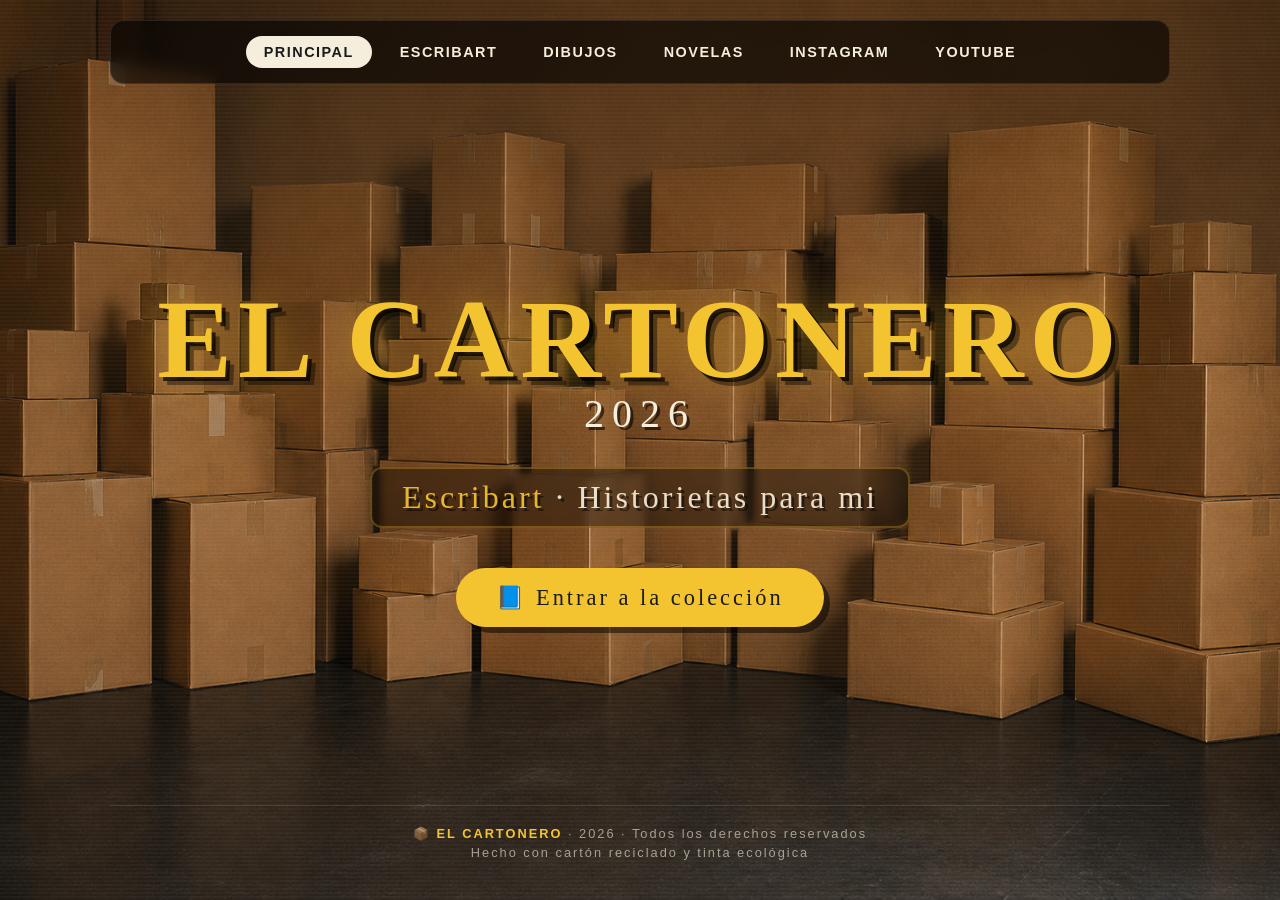
<file: index.html>
<!DOCTYPE html>
<html lang="es">
<head>
    <meta charset="UTF-8">
    <meta name="viewport" content="width=device-width, initial-scale=1.0">
    <title>El Cartonero · 2026</title>
<link rel="icon" href="data:image/svg+xml,<svg xmlns='http://www.w3.org/2000/svg' viewBox='0 0 100 100'><text y='.9em' font-size='90'>📦</text></svg>" type="image/svg+xml">
    <style>
        :root {
            --carton-oscuro: #8b6b4a;
            --dorado: #f4c430;
            --blanco-hueso: #f5eedc;
            --negro-suave: #1a1a1a;
        }

        * {
            margin: 0;
            padding: 0;
            box-sizing: border-box;
        }

        body {
            background-color: #3a2a1f;
            min-height: 100vh;
            font-family: 'Segoe UI', Arial, sans-serif;
            display: flex;
            justify-content: center;
            align-items: center;
            position: relative;
        }

        /* Fondo completo con cartones.png */
        .fondo-cartones {
            position: fixed;
            top: 0;
            left: 0;
            width: 100%;
            height: 100%;
            background-image: url('cartones.png');
            background-size: cover;
            background-position: center;
            background-repeat: no-repeat;
            z-index: 0;
        }

        /* Filtro de papel sutil */
        .filtro-papel {
            position: fixed;
            top: 0;
            left: 0;
            width: 100%;
            height: 100%;
            pointer-events: none;
            z-index: 1;
            background:
                repeating-linear-gradient(0deg,
                    transparent,
                    transparent 2px,
                    rgba(200, 180, 140, 0.04) 2px,
                    rgba(200, 180, 140, 0.04) 4px),
                radial-gradient(circle at 30% 20%, rgba(139, 107, 74, 0.1) 0%, transparent 40%),
                radial-gradient(circle at 70% 60%, rgba(139, 107, 74, 0.08) 0%, transparent 35%),
                url("data:image/svg+xml,%3Csvg viewBox='0 0 256 256' xmlns='http://www.w3.org/2000/svg'%3E%3Cfilter id='noise'%3E%3CfeTurbulence type='fractalNoise' baseFrequency='0.9' numOctaves='4' stitchTiles='stitch'/%3E%3C/filter%3E%3Crect width='100%25' height='100%25' filter='url(%23noise)' opacity='0.06'/%3E%3C/svg%3E");
            background-size: auto, auto, auto, 200px;
        }

        /* Contenedor principal */
        .app {
            position: relative;
            z-index: 2;
            width: 100%;
            max-width: 1100px;
            min-height: 100vh;
            display: flex;
            flex-direction: column;
            padding: 20px;
        }

        /* Barra de navegación superior */
        .navbar {
            display: flex;
            flex-wrap: wrap;
            justify-content: center;
            gap: 10px;
            padding: 15px 20px;
            background: rgba(0, 0, 0, 0.6);
            backdrop-filter: blur(8px);
            border-radius: 14px;
            margin-bottom: 60px;
            border: 1px solid rgba(255, 255, 255, 0.1);
        }

        .nav-link {
            color: var(--blanco-hueso);
            text-decoration: none;
            font-weight: 600;
            font-size: 0.9rem;
            letter-spacing: 1.5px;
            text-transform: uppercase;
            padding: 8px 18px;
            border-radius: 20px;
            transition: all 0.25s;
            position: relative;
            cursor: pointer;
        }

        .nav-link:hover {
            background: var(--dorado);
            color: #1a1a1a;
            box-shadow: 0 0 16px rgba(244, 196, 48, 0.5);
        }

        .nav-link.activo {
            background: var(--blanco-hueso);
            color: #1a1a1a;
            font-weight: 700;
        }

        /* Contenido central */
        .contenido-central {
            flex: 1;
            display: flex;
            flex-direction: column;
            align-items: center;
            justify-content: center;
            text-align: center;
            gap: 30px;
        }

        /* Título principal */
        .titulo-container {
            position: relative;
        }

        .titulo-principal {
            font-family: 'Permanent Marker', cursive;
            font-size: 7rem;
            color: var(--dorado);
            text-shadow:
                4px 4px 0 rgba(0, 0, 0, 0.7),
                8px 8px 0 rgba(0, 0, 0, 0.4),
                0 0 40px rgba(244, 196, 48, 0.4),
                0 0 80px rgba(244, 196, 48, 0.2);
            letter-spacing: 6px;
            line-height: 1;
            margin: 0;
            animation: brilloSuave 4s ease-in-out infinite alternate;
        }

        @keyframes brilloSuave {
            0% {
                text-shadow: 4px 4px 0 rgba(0, 0, 0, 0.7), 8px 8px 0 rgba(0, 0, 0, 0.4), 0 0 40px rgba(244, 196, 48, 0.4), 0 0 80px rgba(244, 196, 48, 0.2);
            }
            100% {
                text-shadow: 4px 4px 0 rgba(0, 0, 0, 0.7), 8px 8px 0 rgba(0, 0, 0, 0.4), 0 0 60px rgba(244, 196, 48, 0.6), 0 0 100px rgba(244, 196, 48, 0.35);
            }
        }

        .año {
            display: block;
            font-family: 'Permanent Marker', cursive;
            font-size: 2.5rem;
            color: var(--blanco-hueso);
            text-shadow: 3px 3px 0 rgba(0, 0, 0, 0.6);
            letter-spacing: 8px;
            margin-top: -5px;
        }

        /* Subtítulo Escribart */
        .subtitulo-escribart {
            font-family: 'Permanent Marker', cursive;
            font-size: 2rem;
            color: var(--blanco-hueso);
            text-shadow: 3px 3px 0 rgba(0, 0, 0, 0.6);
            letter-spacing: 3px;
            opacity: 0.9;
            background: rgba(0, 0, 0, 0.4);
            padding: 10px 30px;
            border-radius: 12px;
            border: 2px solid rgba(244, 196, 48, 0.3);
            backdrop-filter: blur(4px);
        }

        .subtitulo-escribart span {
            color: var(--dorado);
        }

        /* Botón de acceso principal */
        .btn-acceso {
            display: inline-block;
            background: var(--dorado);
            color: #1a1a1a;
            font-family: 'Permanent Marker', cursive;
            font-size: 1.4rem;
            padding: 16px 40px;
            border-radius: 40px;
            text-decoration: none;
            letter-spacing: 3px;
            box-shadow: 6px 6px 0 rgba(0, 0, 0, 0.5);
            transition: all 0.25s;
            border: none;
            cursor: pointer;
            margin-top: 10px;
        }

        .btn-acceso:hover {
            transform: translateY(-4px);
            box-shadow: 10px 10px 0 rgba(0, 0, 0, 0.6);
            background: #ffe066;
        }

        .btn-acceso:active {
            transform: translateY(0);
            box-shadow: 4px 4px 0 rgba(0, 0, 0, 0.5);
        }

        /* Footer */
        .footer {
            text-align: center;
            padding: 20px;
            margin-top: 40px;
            color: rgba(245, 238, 220, 0.6);
            font-size: 0.8rem;
            letter-spacing: 2px;
            border-top: 1px solid rgba(255, 255, 255, 0.1);
        }

        .footer strong {
            color: var(--dorado);
        }

        /* Responsive */
        @media (max-width: 768px) {
            .titulo-principal {
                font-size: 4rem;
                letter-spacing: 3px;
            }
            .año {
                font-size: 1.8rem;
                letter-spacing: 4px;
            }
            .subtitulo-escribart {
                font-size: 1.3rem;
                padding: 8px 20px;
            }
            .navbar {
                gap: 5px;
                padding: 10px;
            }
            .nav-link {
                font-size: 0.75rem;
                padding: 6px 12px;
            }
            .btn-acceso {
                font-size: 1.1rem;
                padding: 12px 28px;
            }
        }

        @media (max-width: 480px) {
            .titulo-principal {
                font-size: 2.8rem;
            }
            .año {
                font-size: 1.4rem;
            }
            .subtitulo-escribart {
                font-size: 1rem;
            }
        }
    </style>
</head>
<body>

    <!-- Fondo de cartones -->
    <div class="fondo-cartones"></div>

    <!-- Filtro de papel sutil -->
    <div class="filtro-papel"></div>

    <!-- Aplicación -->
    <div class="app">

        <!-- Barra de navegación -->
        <nav class="navbar">
            <a href="#" class="nav-link activo">Principal</a>
            <a href="./Escribart/index.html" class="nav-link">Escribart</a>
            <a href="./dibujos/index.html" class="nav-link">Dibujos</a>
            <a href="./novelas/index.html" class="nav-link">Novelas</a>
            <a href="https://instagram.com/elcartonero" target="_blank" class="nav-link">Instagram</a>
            <a href="https://youtube.com/@elcartonero" target="_blank" class="nav-link">YouTube</a>
        </nav>

        <!-- Contenido central -->
        <div class="contenido-central">
            <div class="titulo-container">
                <h1 class="titulo-principal">EL CARTONERO</h1>
                <span class="año">2026</span>
            </div>
            <p class="subtitulo-escribart">
                <span>Escribart</span> · Historietas para mi
            </p>
            <a href="./Escribart/index.html" class="btn-acceso">
                📘 Entrar a la colección
            </a>
        </div>

        <!-- Footer -->
        <footer class="footer">
            <p>📦 <strong>EL CARTONERO</strong> · 2026 · Todos los derechos reservados</p>
            <p style="margin-top: 4px;">Hecho con cartón reciclado y tinta ecológica</p>
        </footer>

    </div>

    <script>
        // Marcar enlace activo según página actual
        const links = document.querySelectorAll('.nav-link');
        const path = window.location.pathname.split('/').pop();

        links.forEach(link => {
            link.classList.remove('activo');
            if (link.getAttribute('href') === '#' && (path === '' || path === 'index.html')) {
                link.classList.add('activo');
            }
        });

        console.log('%c📦 El Cartonero %c| %c2026 %c| %cEscribart · Historietas para mi',
            'font-size:1.4rem;color:#f4c430;', '', 'color:#f5eedc;font-size:1.2rem;', '', 'color:#aaa;');
    </script>
</body>
</html>
</file>
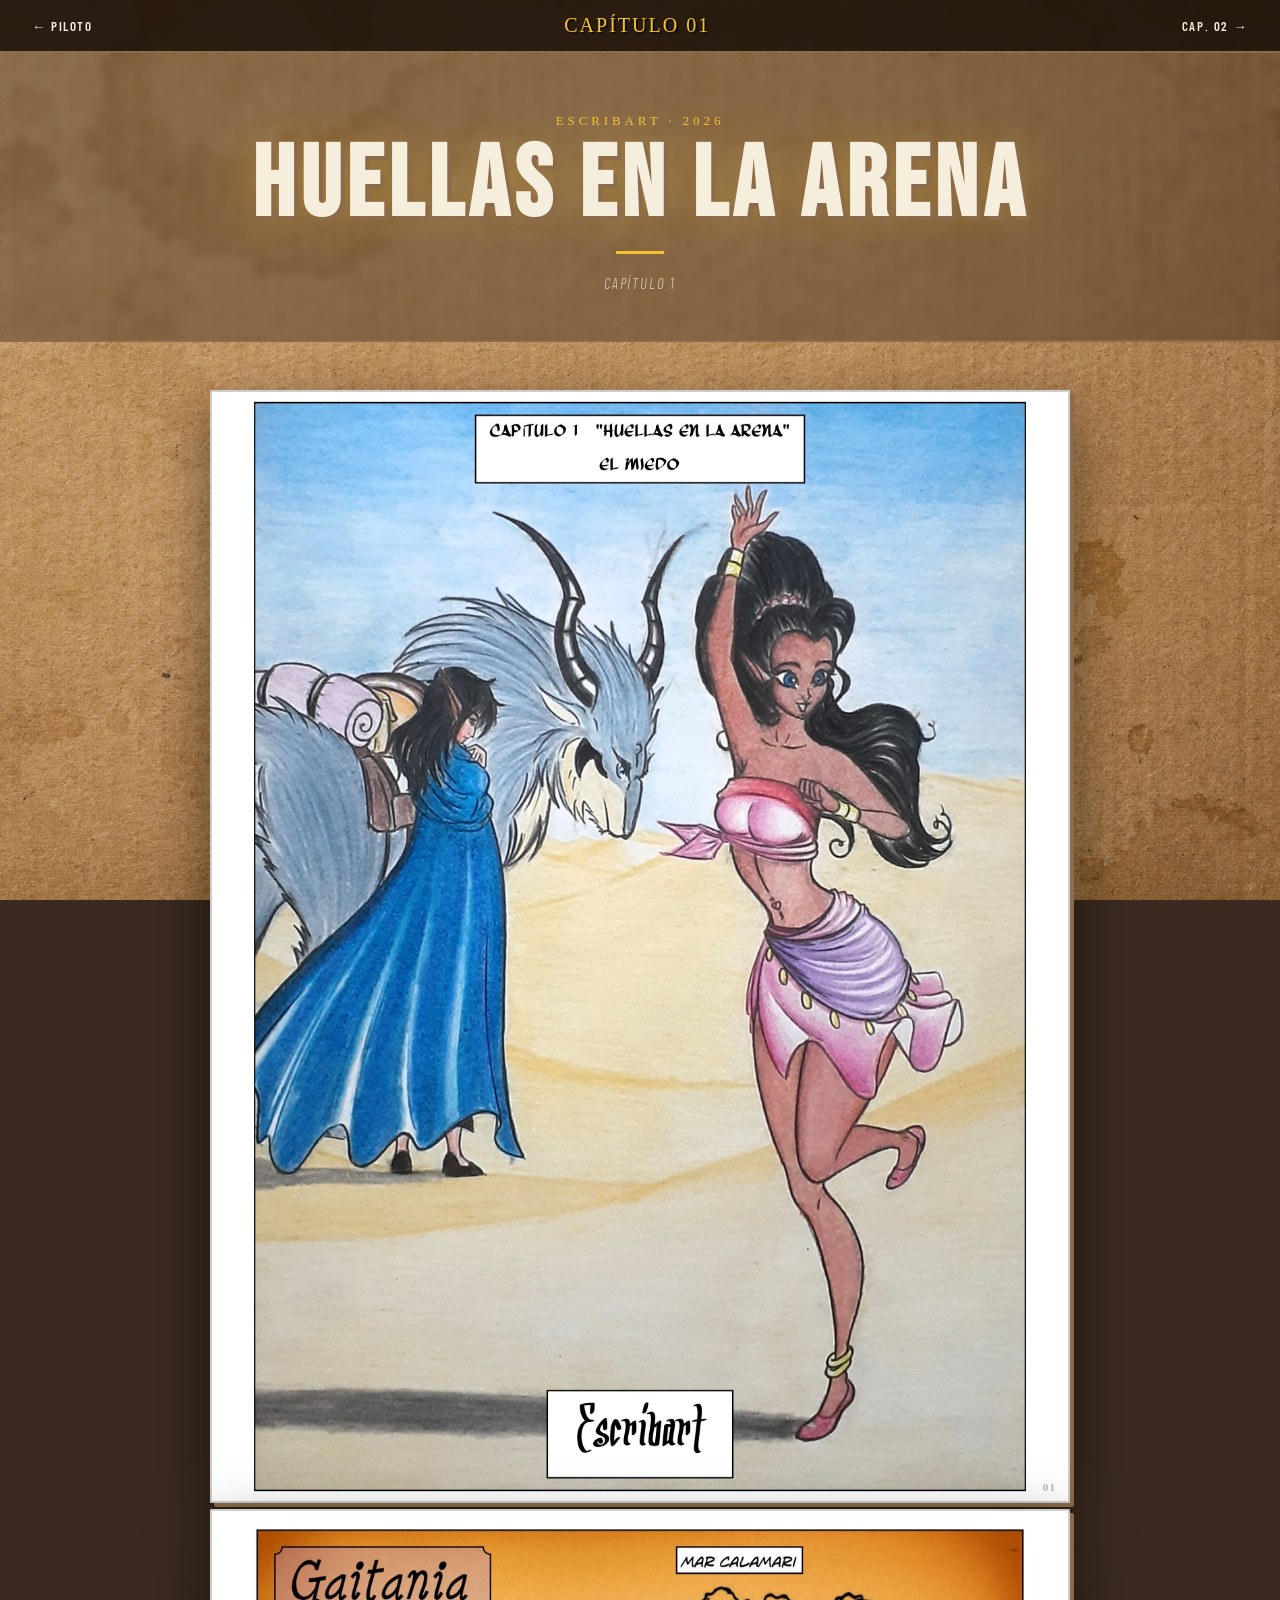
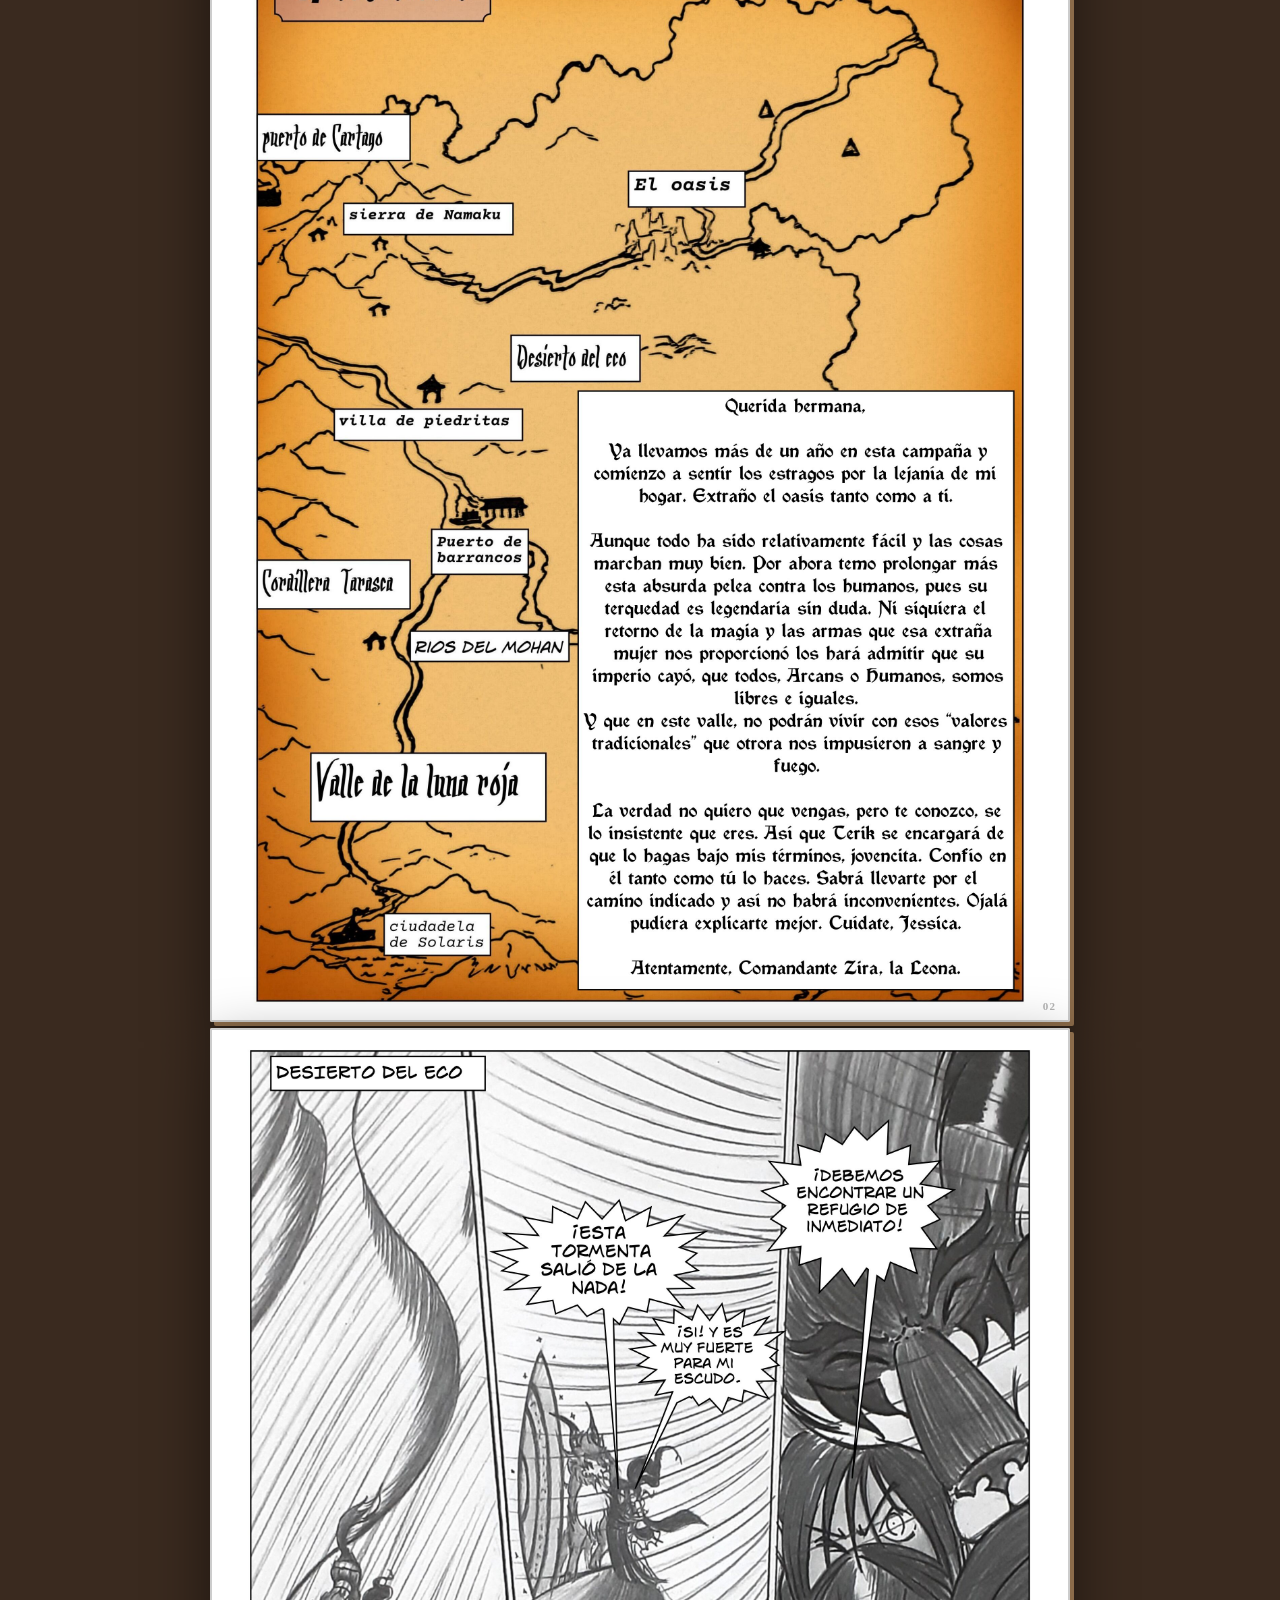
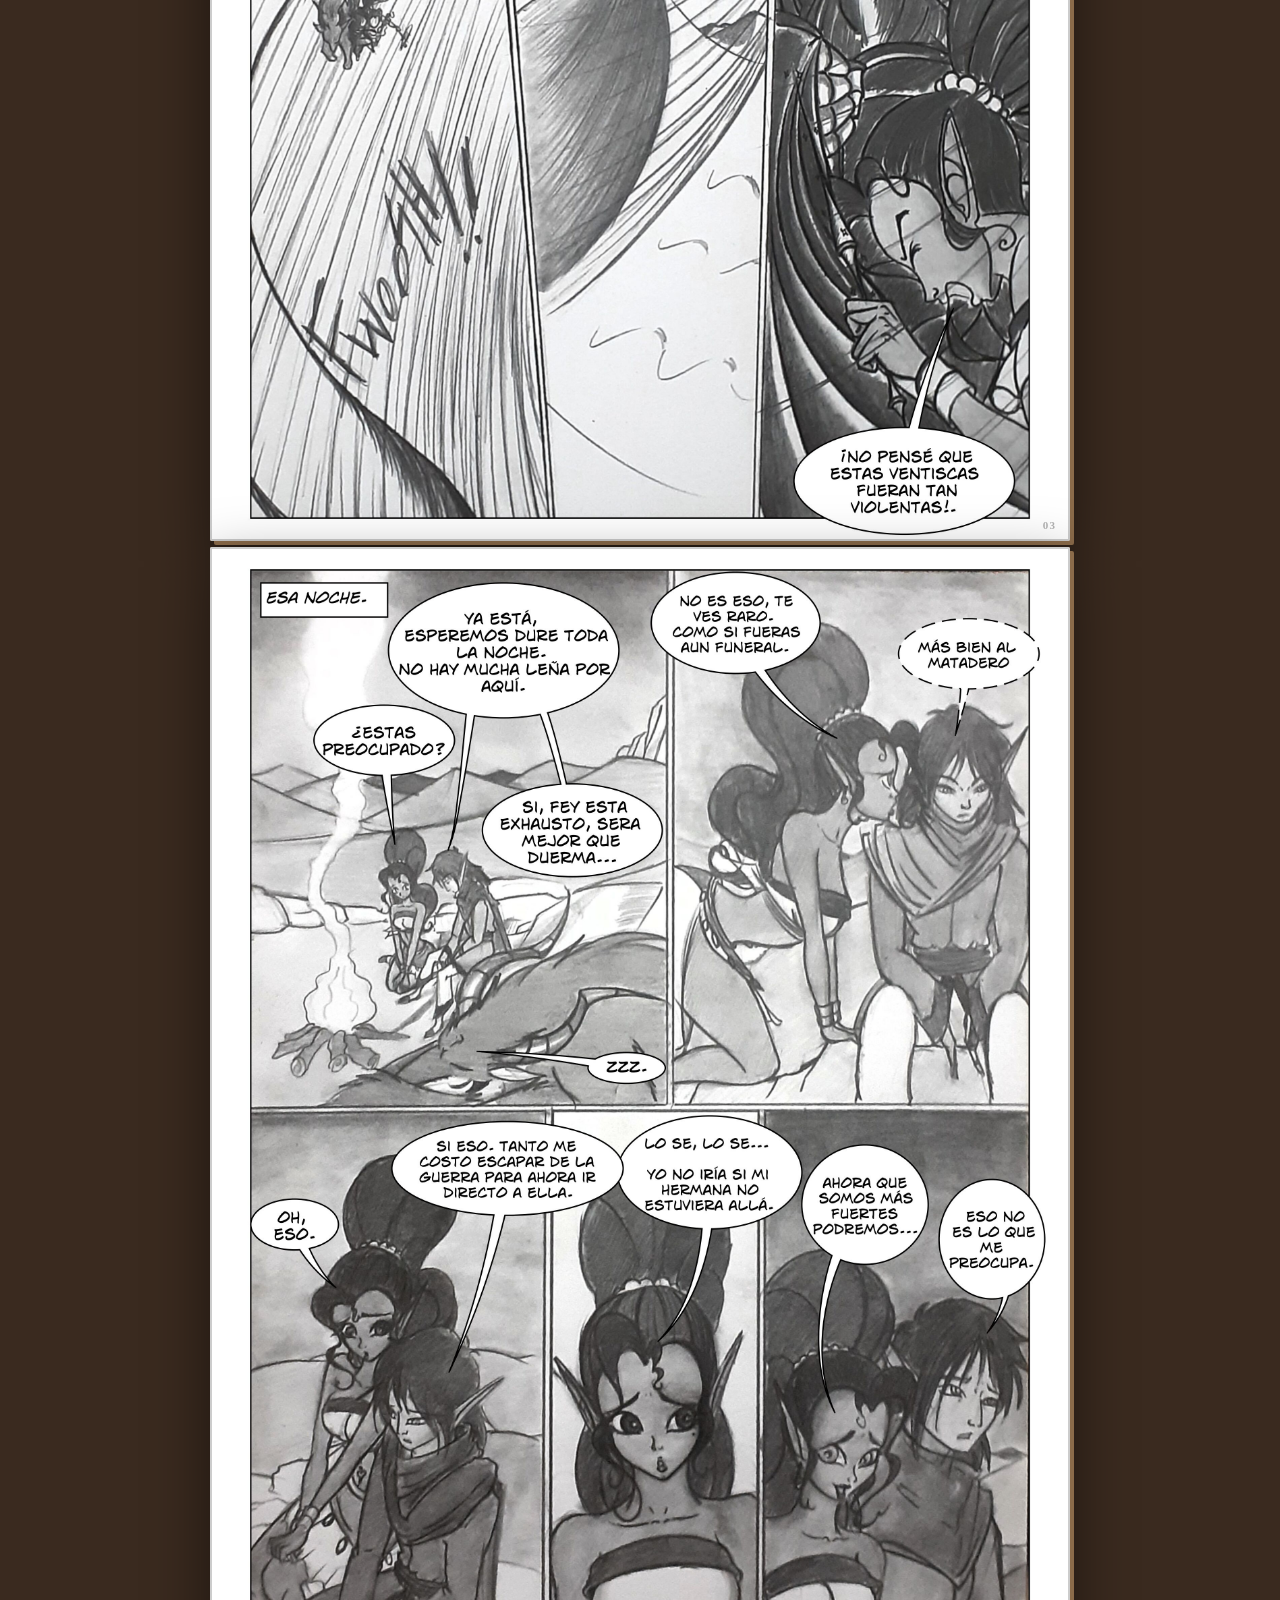
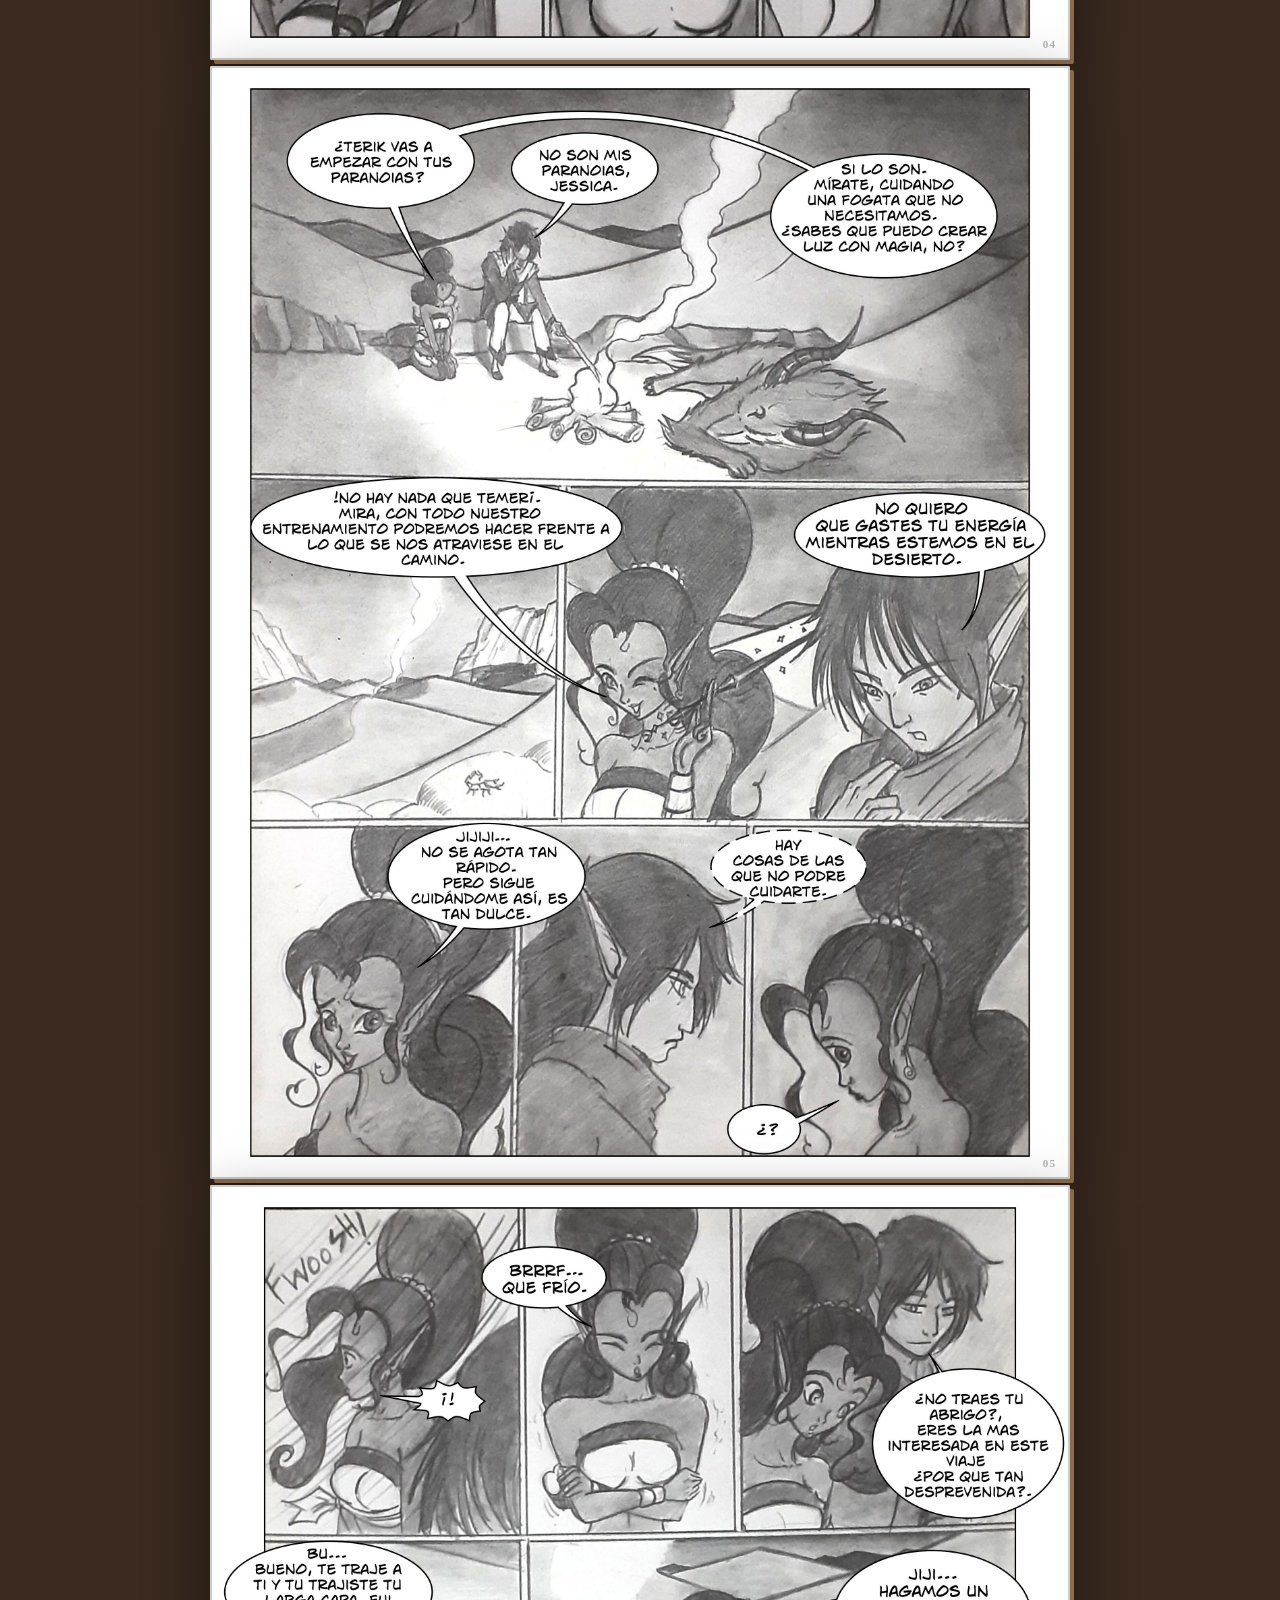
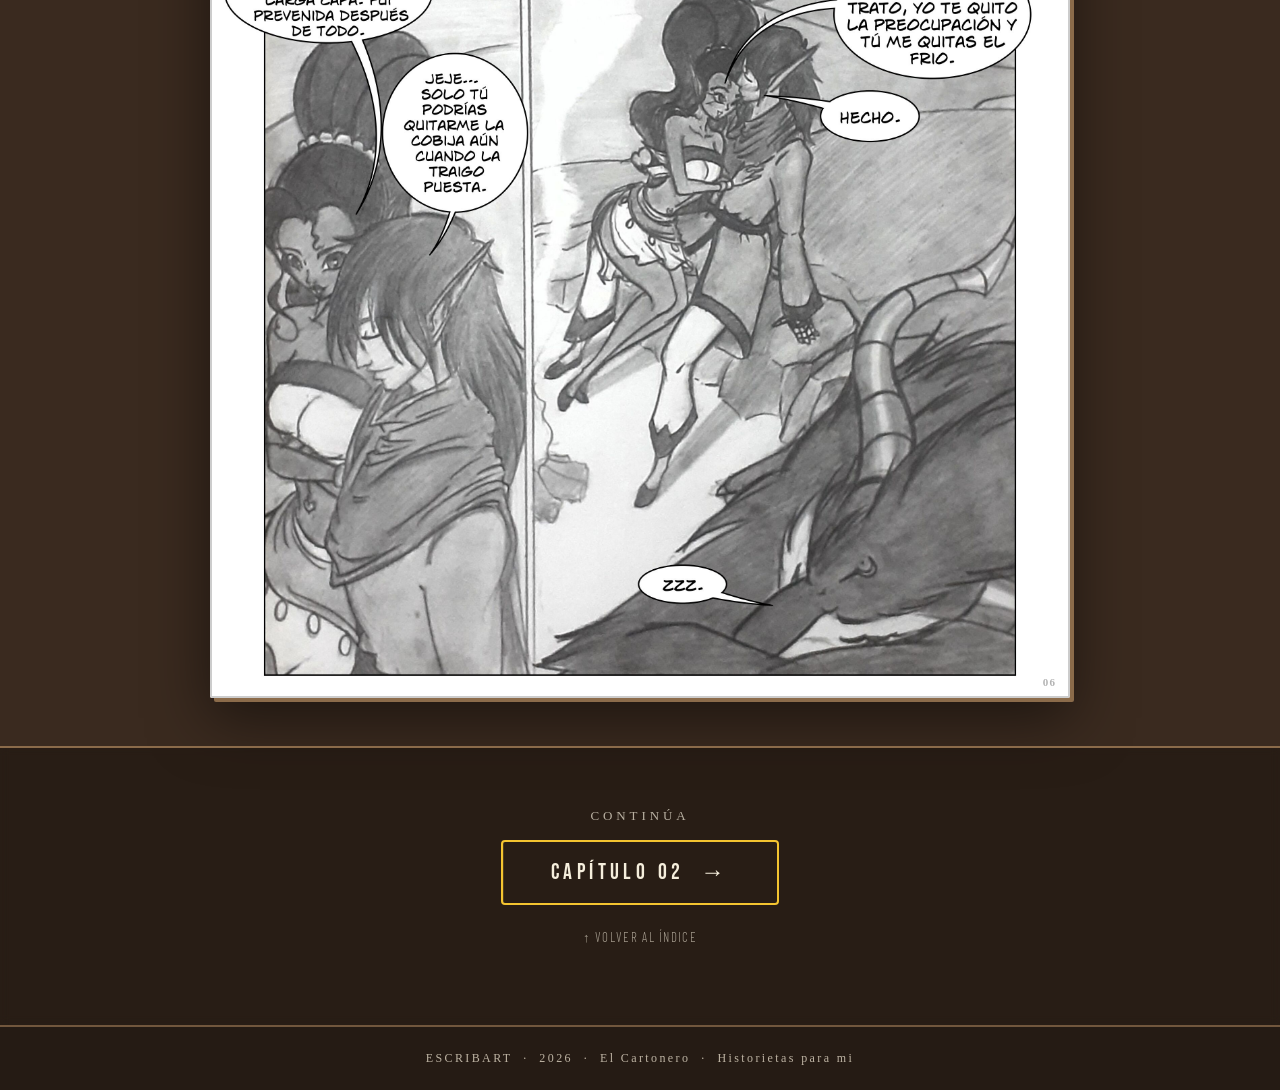
<file: Escribart/capitulo-1/index.html>
<!DOCTYPE html>
<html lang="es">
<head>
    <meta charset="UTF-8">
    <meta name="viewport" content="width=device-width, initial-scale=1.0">
    <title>Escribart · Capítulo 1 · Huellas en la arena</title>
    <link rel="preconnect" href="https://fonts.googleapis.com">
    <link href="https://fonts.googleapis.com/css2?family=Bebas+Neue&family=Noto+Serif+JP:wght@300;700&family=Barlow+Condensed:ital,wght@0,300;0,600;1,300&family=Permanent+Marker&display=swap" rel="stylesheet">
    <link rel="stylesheet" href="styles.css">
</head>
<body>

    <nav class="top-nav">
        <a href="../capitulo-piloto/index.html" class="back-link">← Piloto</a>
        <div class="nav-chapter-id">CAPÍTULO 01</div>
        <a href="../capitulo-2/index.html" class="nav-next">Cap. 02 →</a>
    </nav>

    <div class="chapter-hero">
        <p class="chapter-eyebrow">Escribart · 2026</p>
        <h1 class="chapter-title">HUELLAS EN LA ARENA</h1>
        <div class="chapter-line"></div>
        <p class="chapter-subtitle">Capítulo 1</p>
    </div>

    <div class="comic-container">
        <div class="page-wrapper" data-page="01"><img src="./Page_01.jpg" alt="Página 1"></div>
        <div class="page-wrapper" data-page="02"><img src="./Page_02.jpg" alt="Página 2"></div>
        <div class="page-wrapper" data-page="03"><img src="./Page_03.jpg" alt="Página 3"></div>
        <div class="page-wrapper" data-page="04"><img src="./Page_04.jpg" alt="Página 4"></div>
        <div class="page-wrapper" data-page="05"><img src="./Page_05.jpg" alt="Página 5"></div>
        <div class="page-wrapper" data-page="06"><img src="./Page_06.jpg" alt="Página 6"></div>
<!--
<div class="page-wrapper" data-page="07"><img src="./Page_07.jpg" alt="Página 7"></div>
<div class="page-wrapper" data-page="08"><img src="./Page_08.jpg" alt="Página 8"></div>
<div class="page-wrapper" data-page="09"><img src="./Page_09.jpg" alt="Página 9"></div>
<div class="page-wrapper" data-page="10"><img src="./Page_10.jpg" alt="Página 10"></div>
<div class="page-wrapper" data-page="11"><img src="./Page_11.jpg" alt="Página 11"></div>
<div class="page-wrapper" data-page="12"><img src="./Page_12.jpg" alt="Página 12"></div>
<div class="page-wrapper" data-page="13"><img src="./Page_13.jpg" alt="Página 13"></div>
<div class="page-wrapper" data-page="14"><img src="./Page_14.jpg" alt="Página 14"></div>
<div class="page-wrapper" data-page="15"><img src="./Page_15.jpg" alt="Página 15"></div>
<div class="page-wrapper" data-page="16"><img src="./Page_16.jpg" alt="Página 16"></div>
<div class="page-wrapper" data-page="17"><img src="./Page_17.jpg" alt="Página 17"></div>
<div class="page-wrapper" data-page="18"><img src="./Page_18.jpg" alt="Página 18"></div>
<div class="page-wrapper" data-page="19"><img src="./Page_19.jpg" alt="Página 19"></div>
<div class="page-wrapper" data-page="20"><img src="./Page_20.jpg" alt="Página 20"></div>
<div class="page-wrapper" data-page="21"><img src="./Page_21.jpg" alt="Página 21"></div>
<div class="page-wrapper" data-page="22"><img src="./Page_22.jpg" alt="Página 22"></div>
<div class="page-wrapper" data-page="23"><img src="./Page_23.jpg" alt="Página 23"></div>
-->
    </div>

    <div class="next-chapter-section">
        <p class="next-label">CONTINÚA</p>
        <a href="../capitulo-2/index.html" class="btn-next">
            <span>CAPÍTULO 02</span>
            <span class="arrow">→</span>
        </a>
        <br>
        <a href="../index.html" class="back-index">↑ Volver al índice</a>
    </div>

    <footer>
        ESCRIBART &nbsp;·&nbsp; 2026 &nbsp;·&nbsp; El Cartonero &nbsp;·&nbsp; Historietas para mi
    </footer>

    <script>
        const observer = new IntersectionObserver((entries) => {
            entries.forEach(entry => {
                if (entry.isIntersecting) {
                    entry.target.classList.add('visible');
                    observer.unobserve(entry.target);
                }
            });
        }, { threshold: 0.05, rootMargin: '0px 0px -40px 0px' });
        document.querySelectorAll('.page-wrapper').forEach(el => observer.observe(el));
    </script>

</body>
</html>
</file>
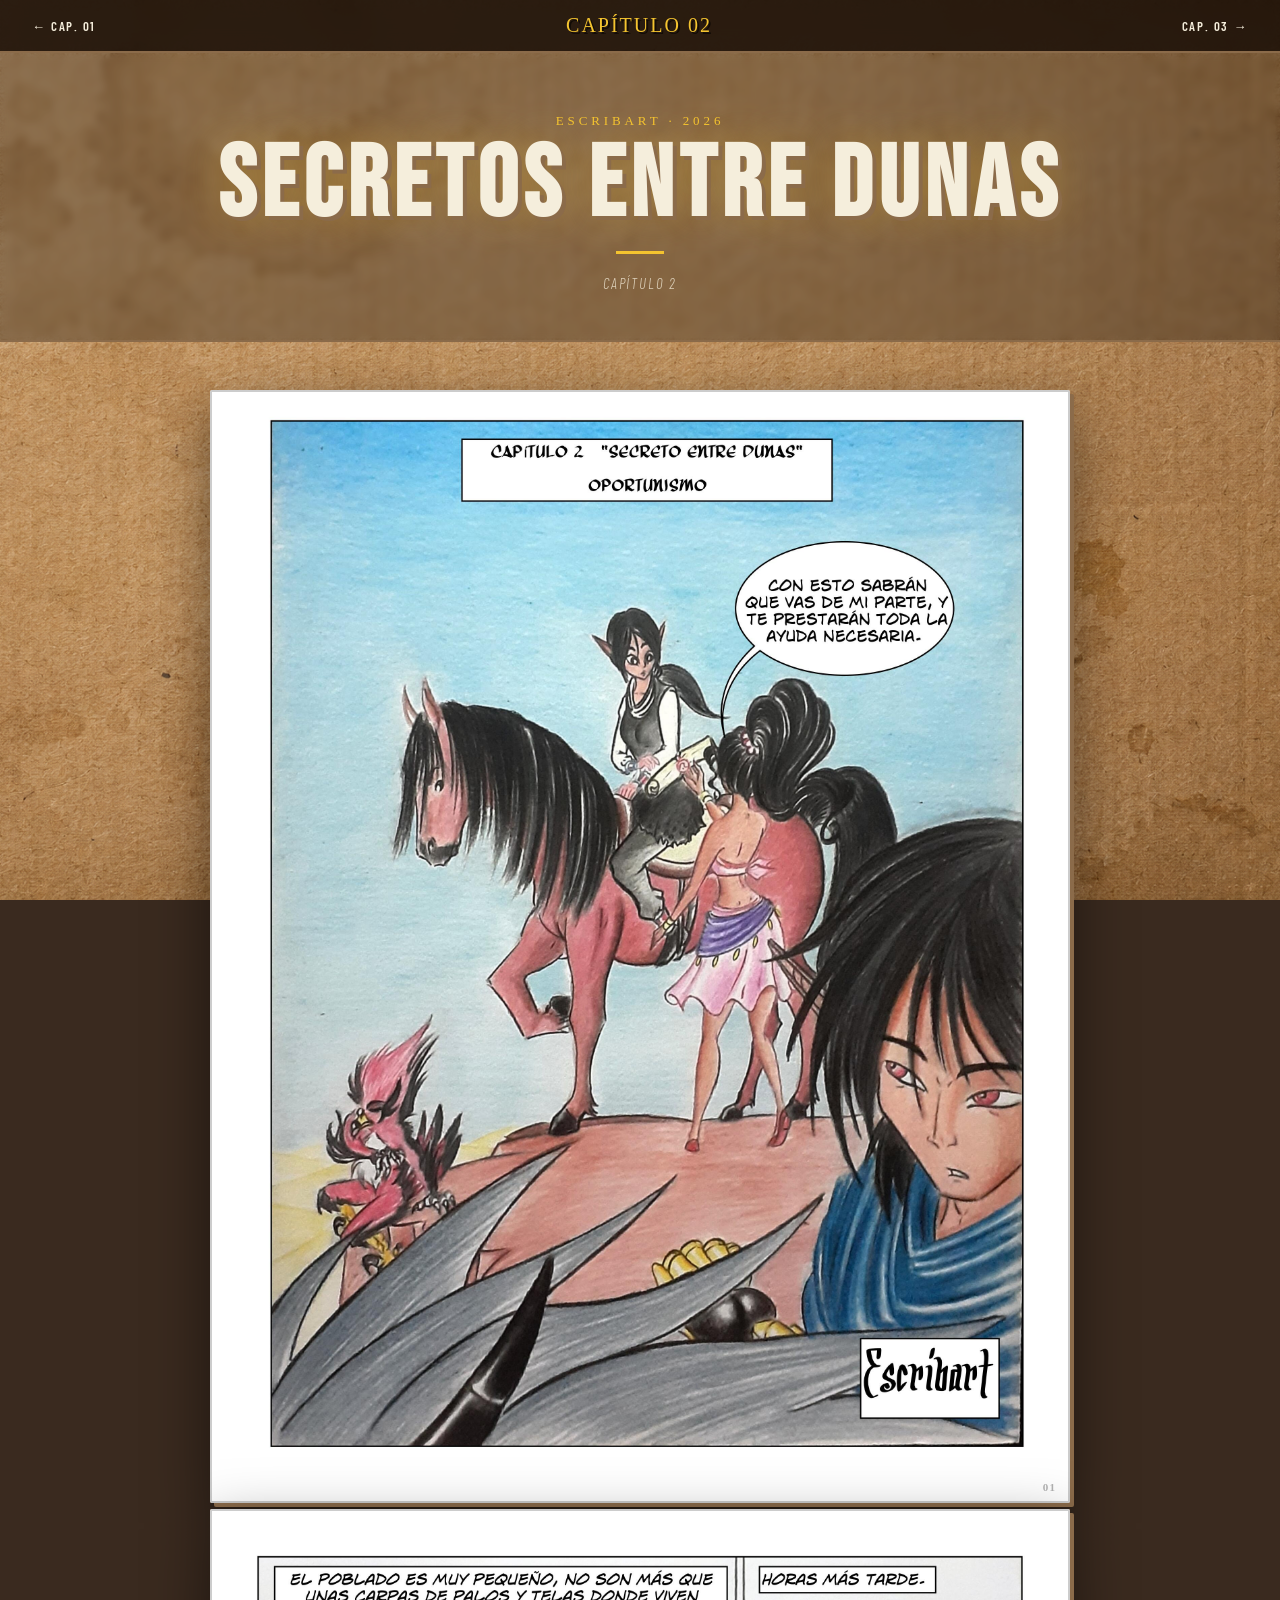
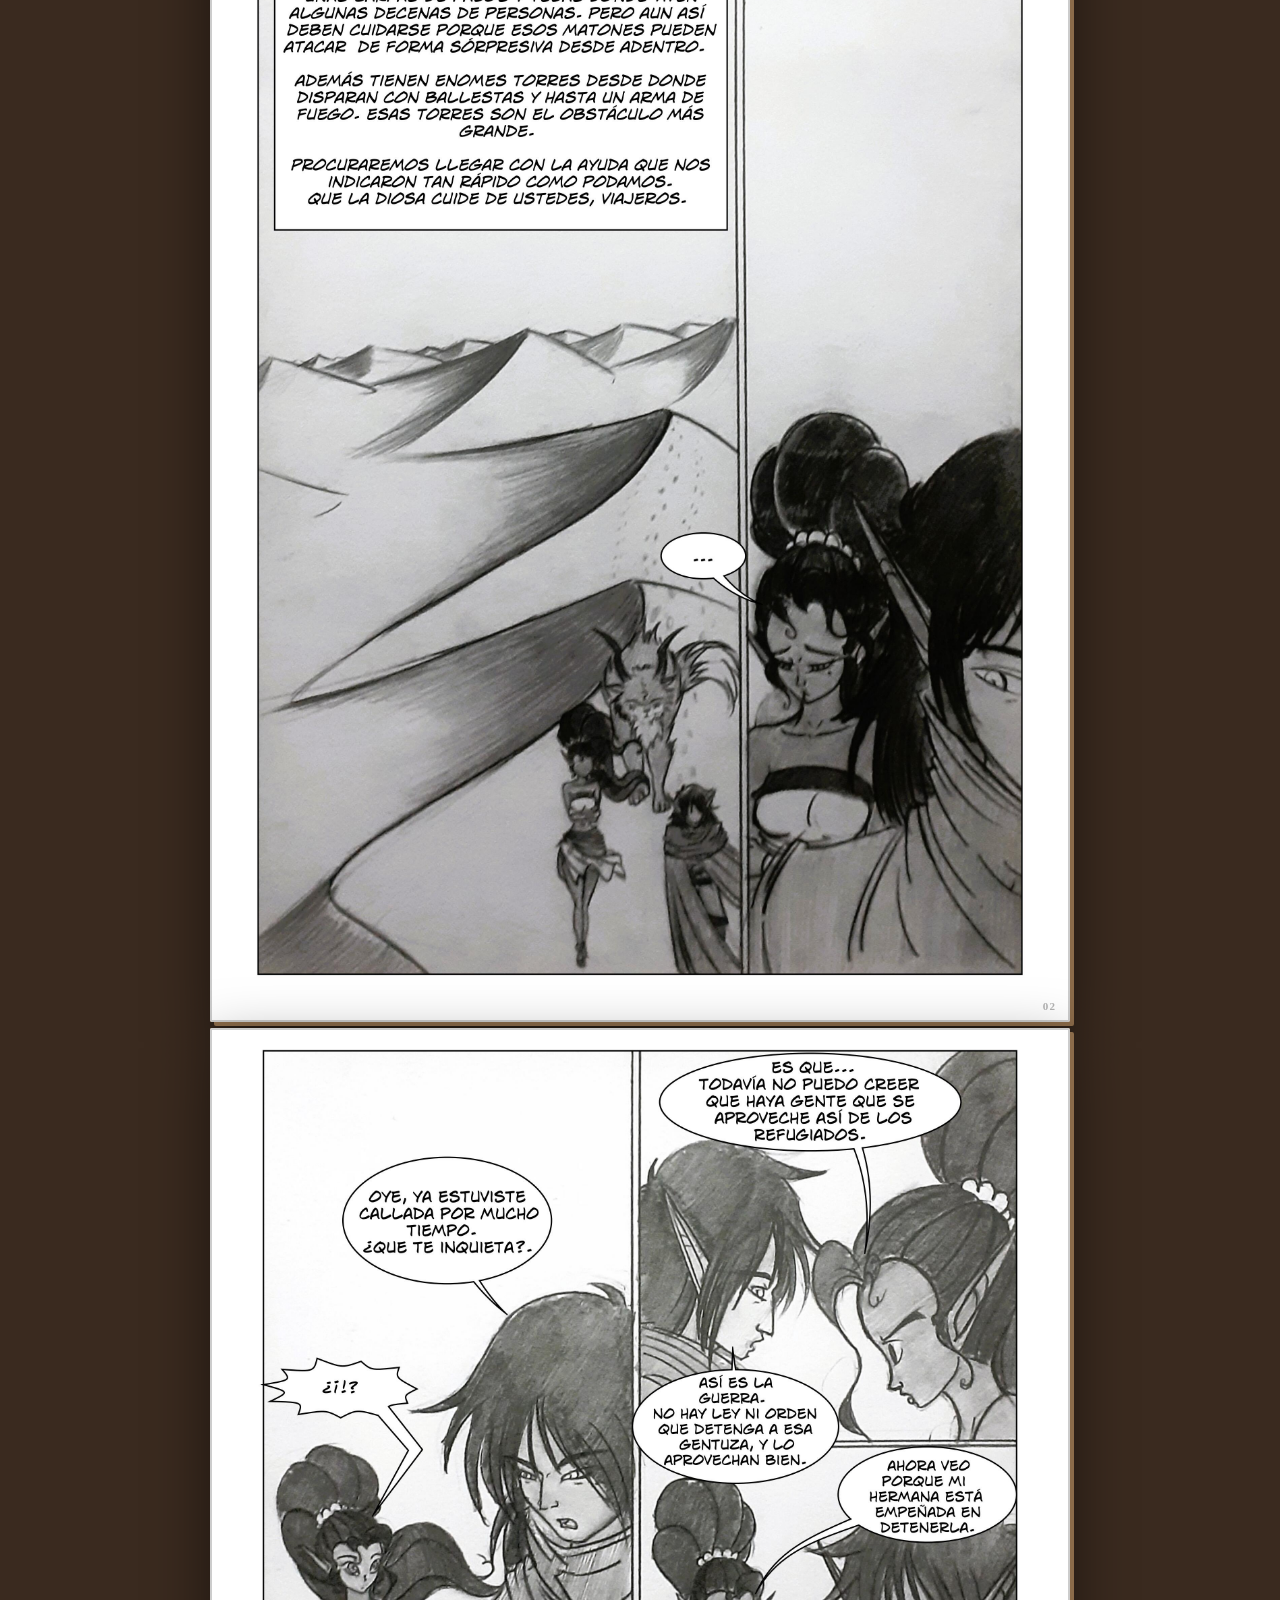
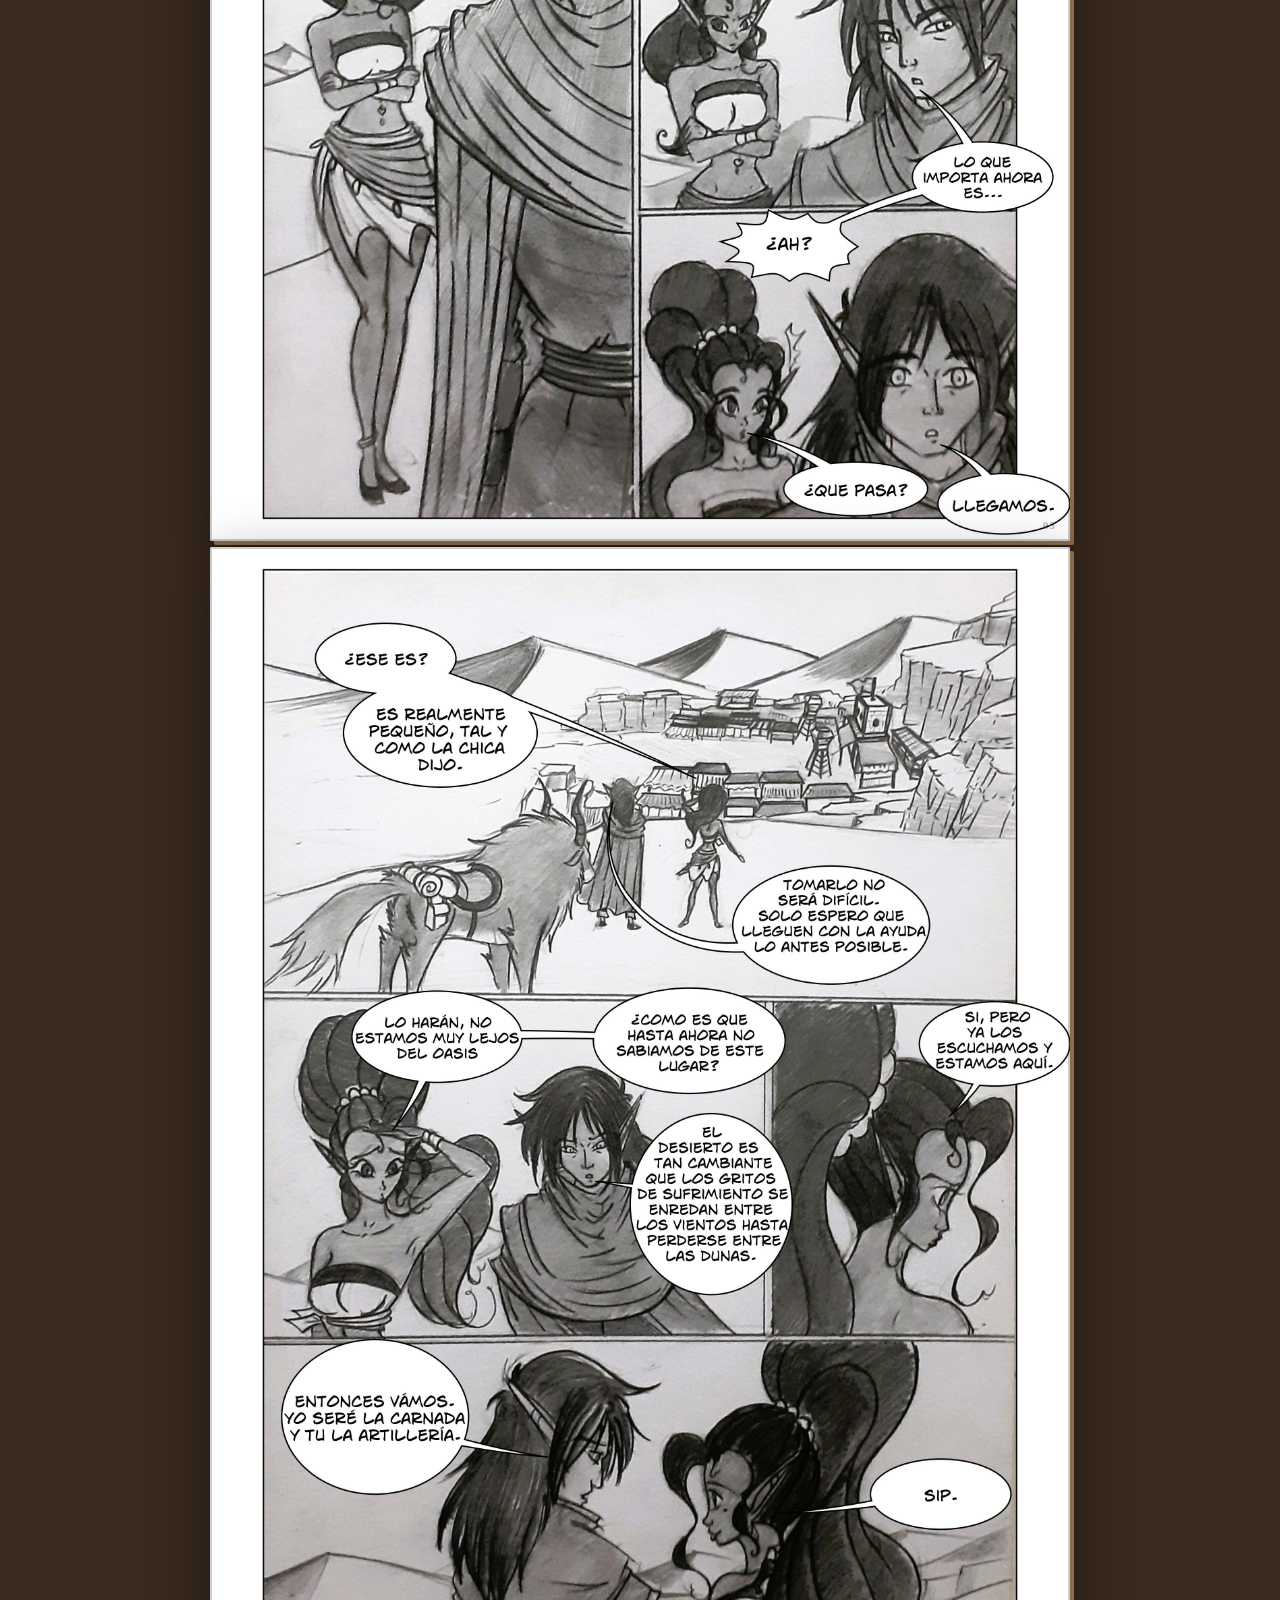
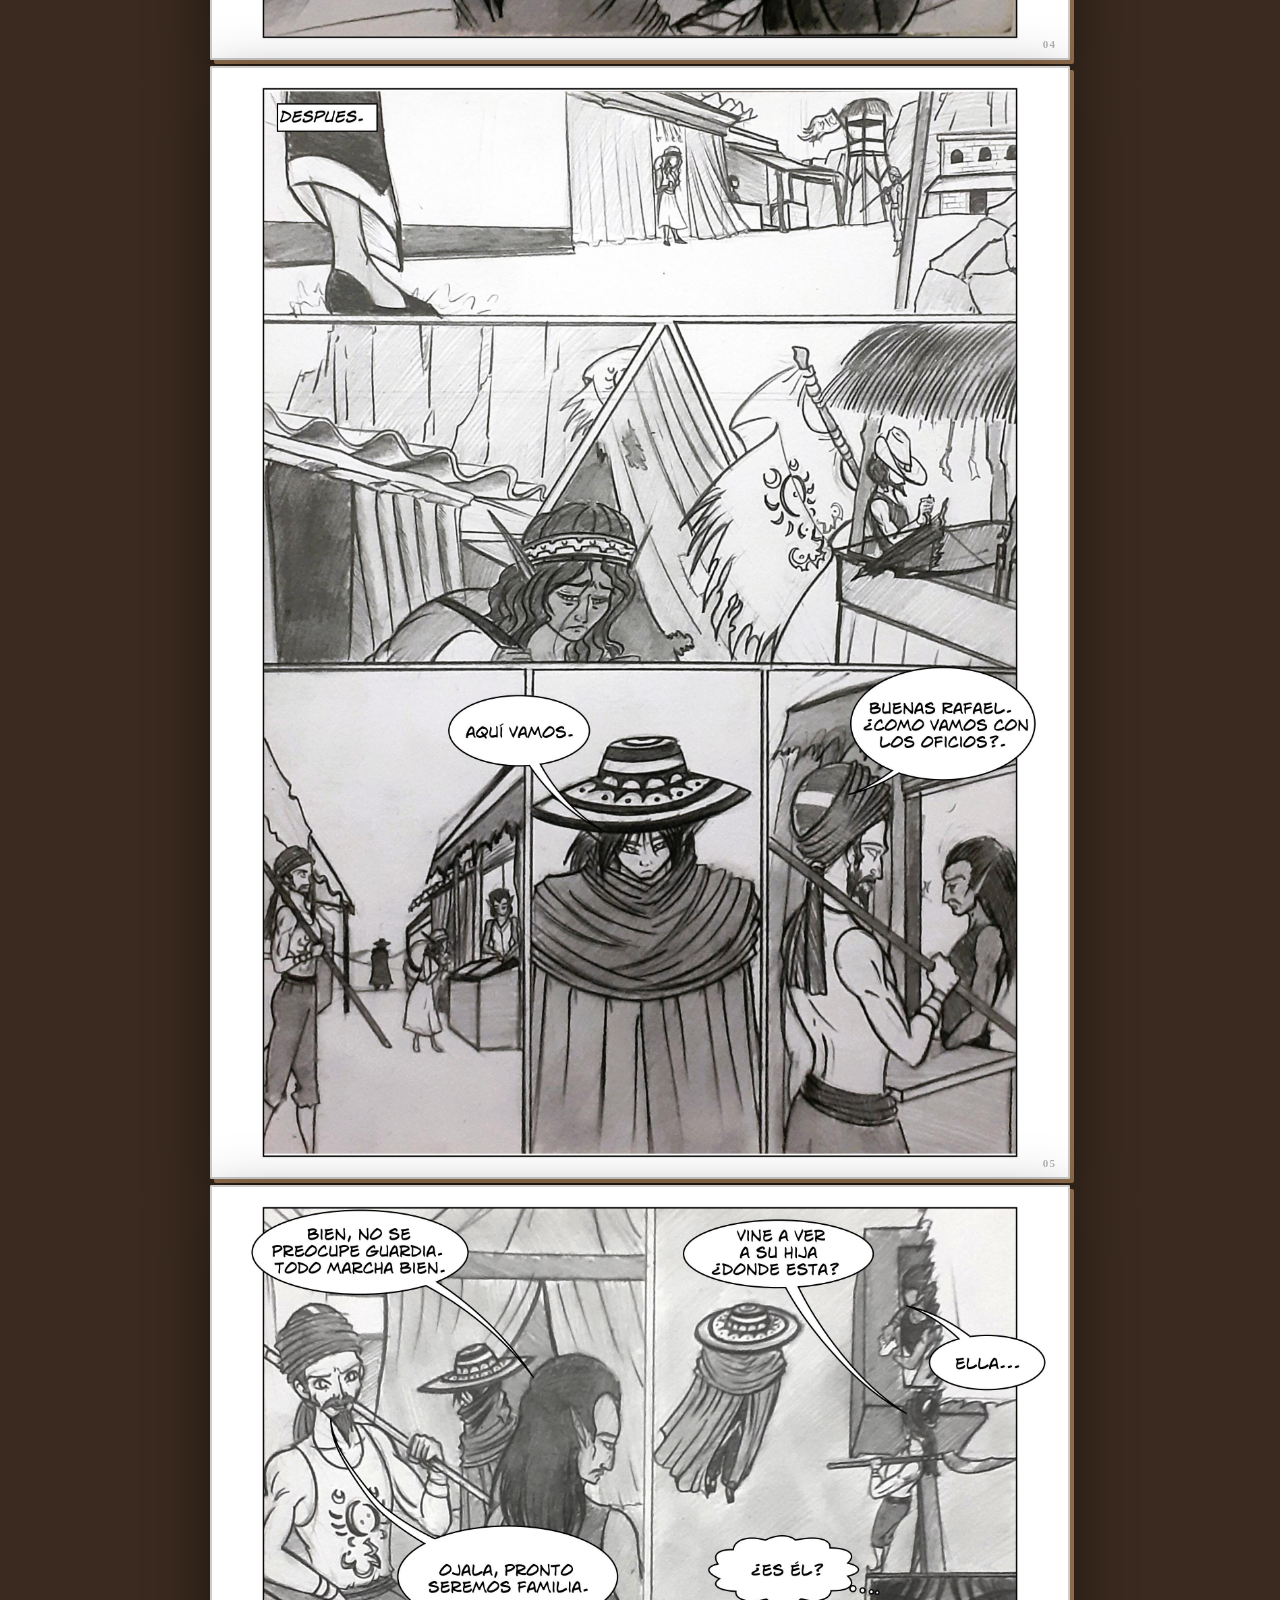
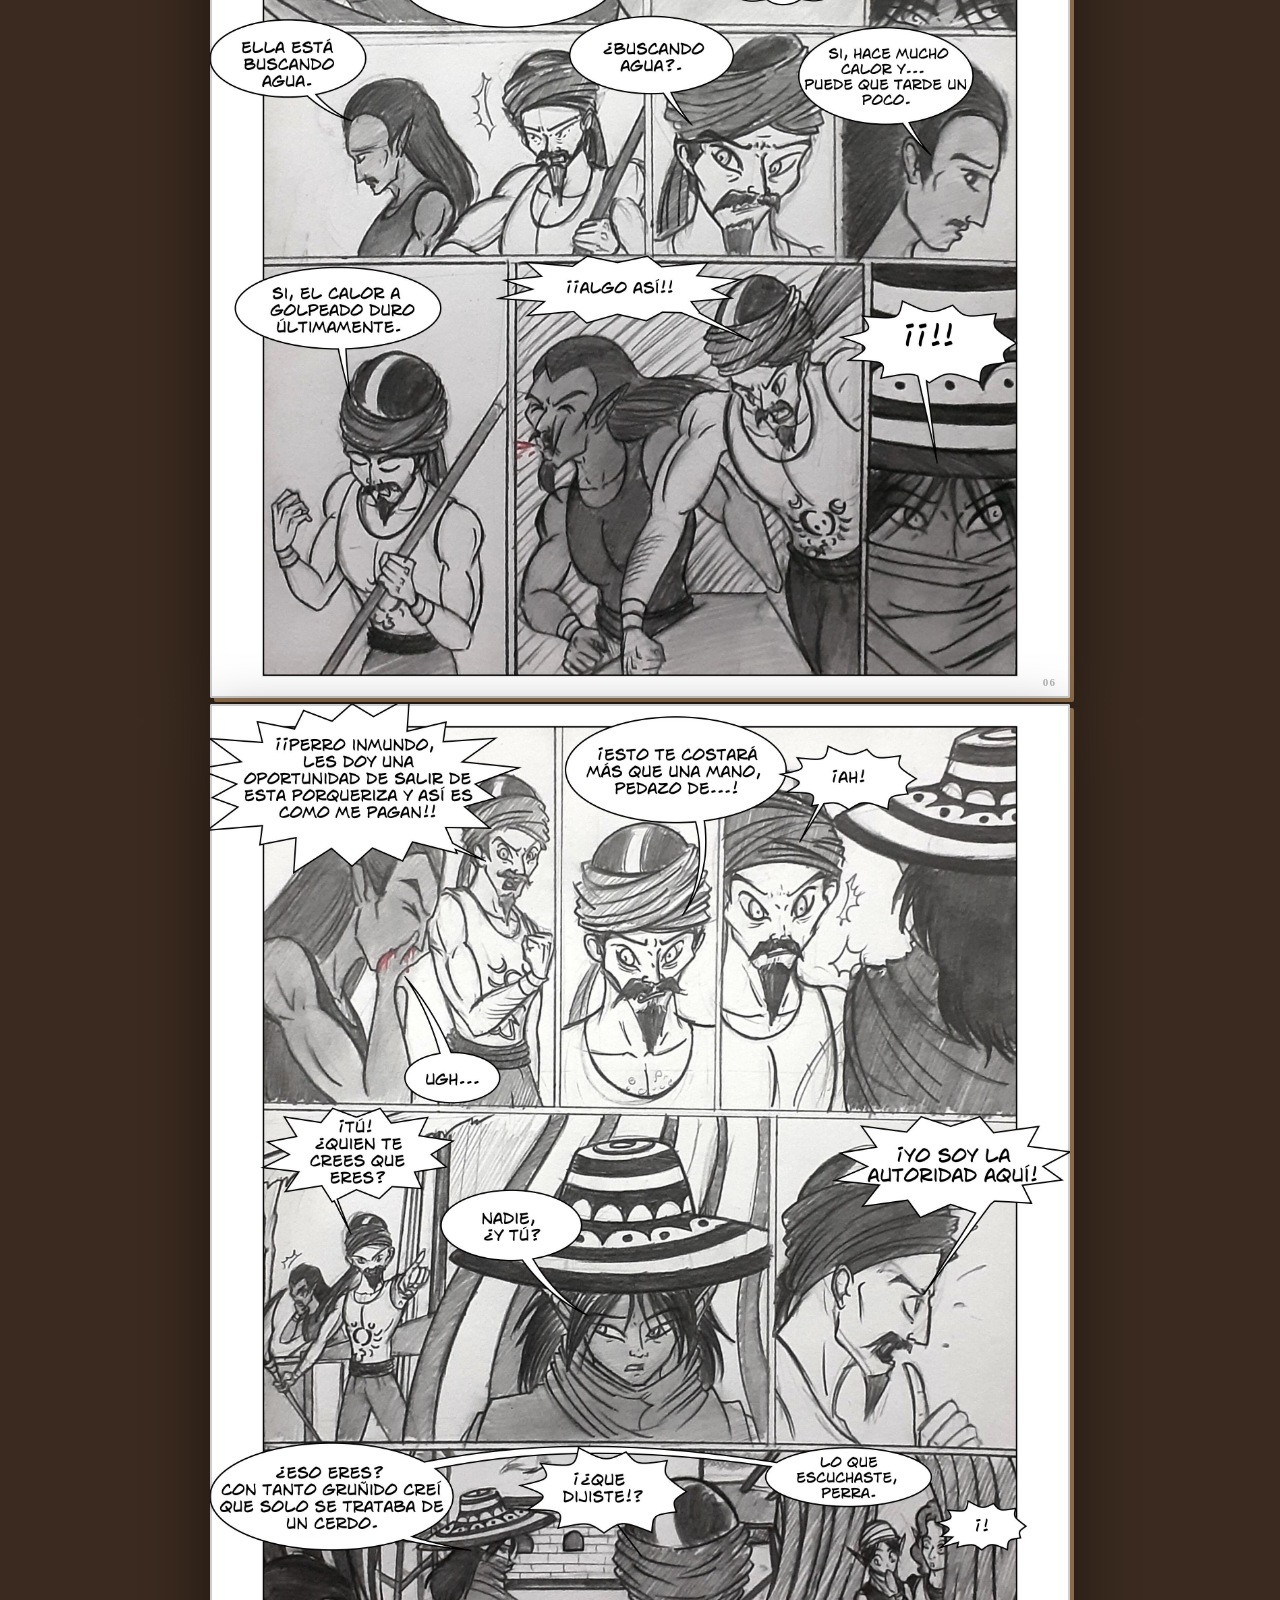
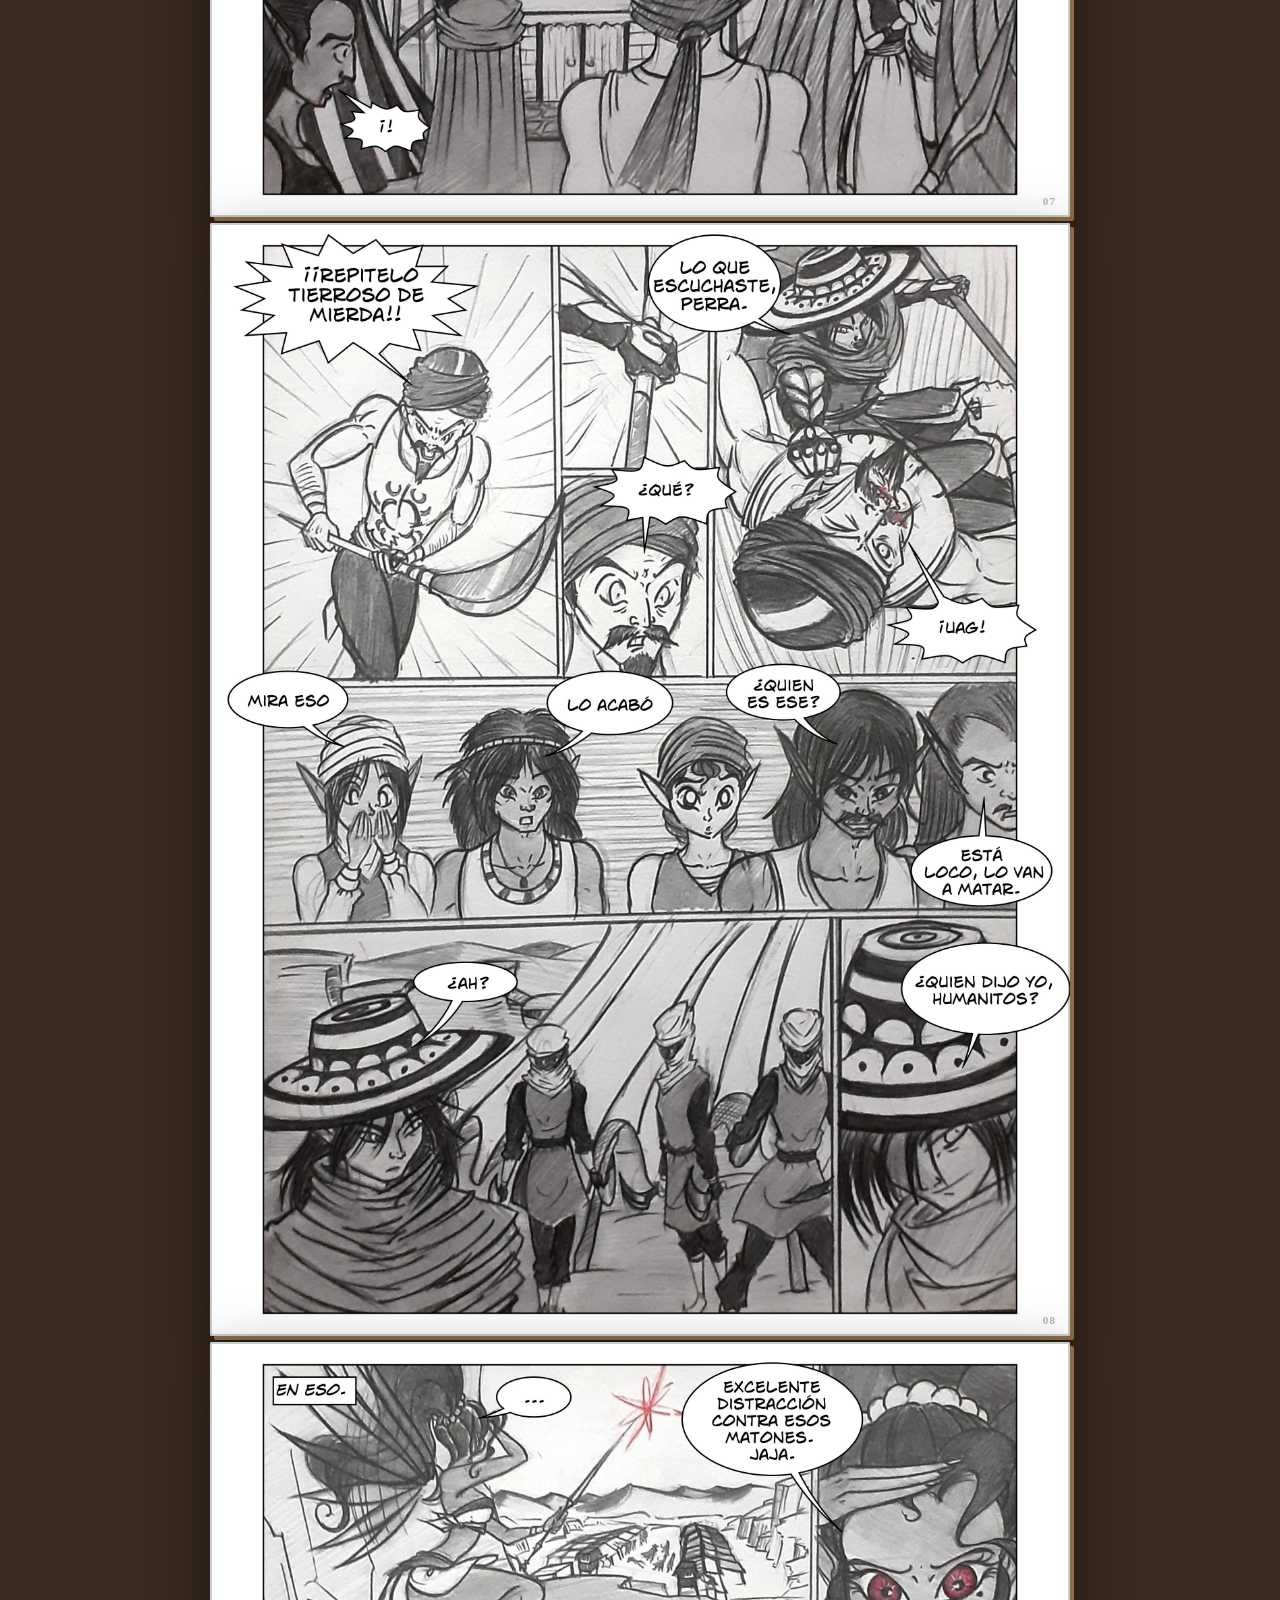
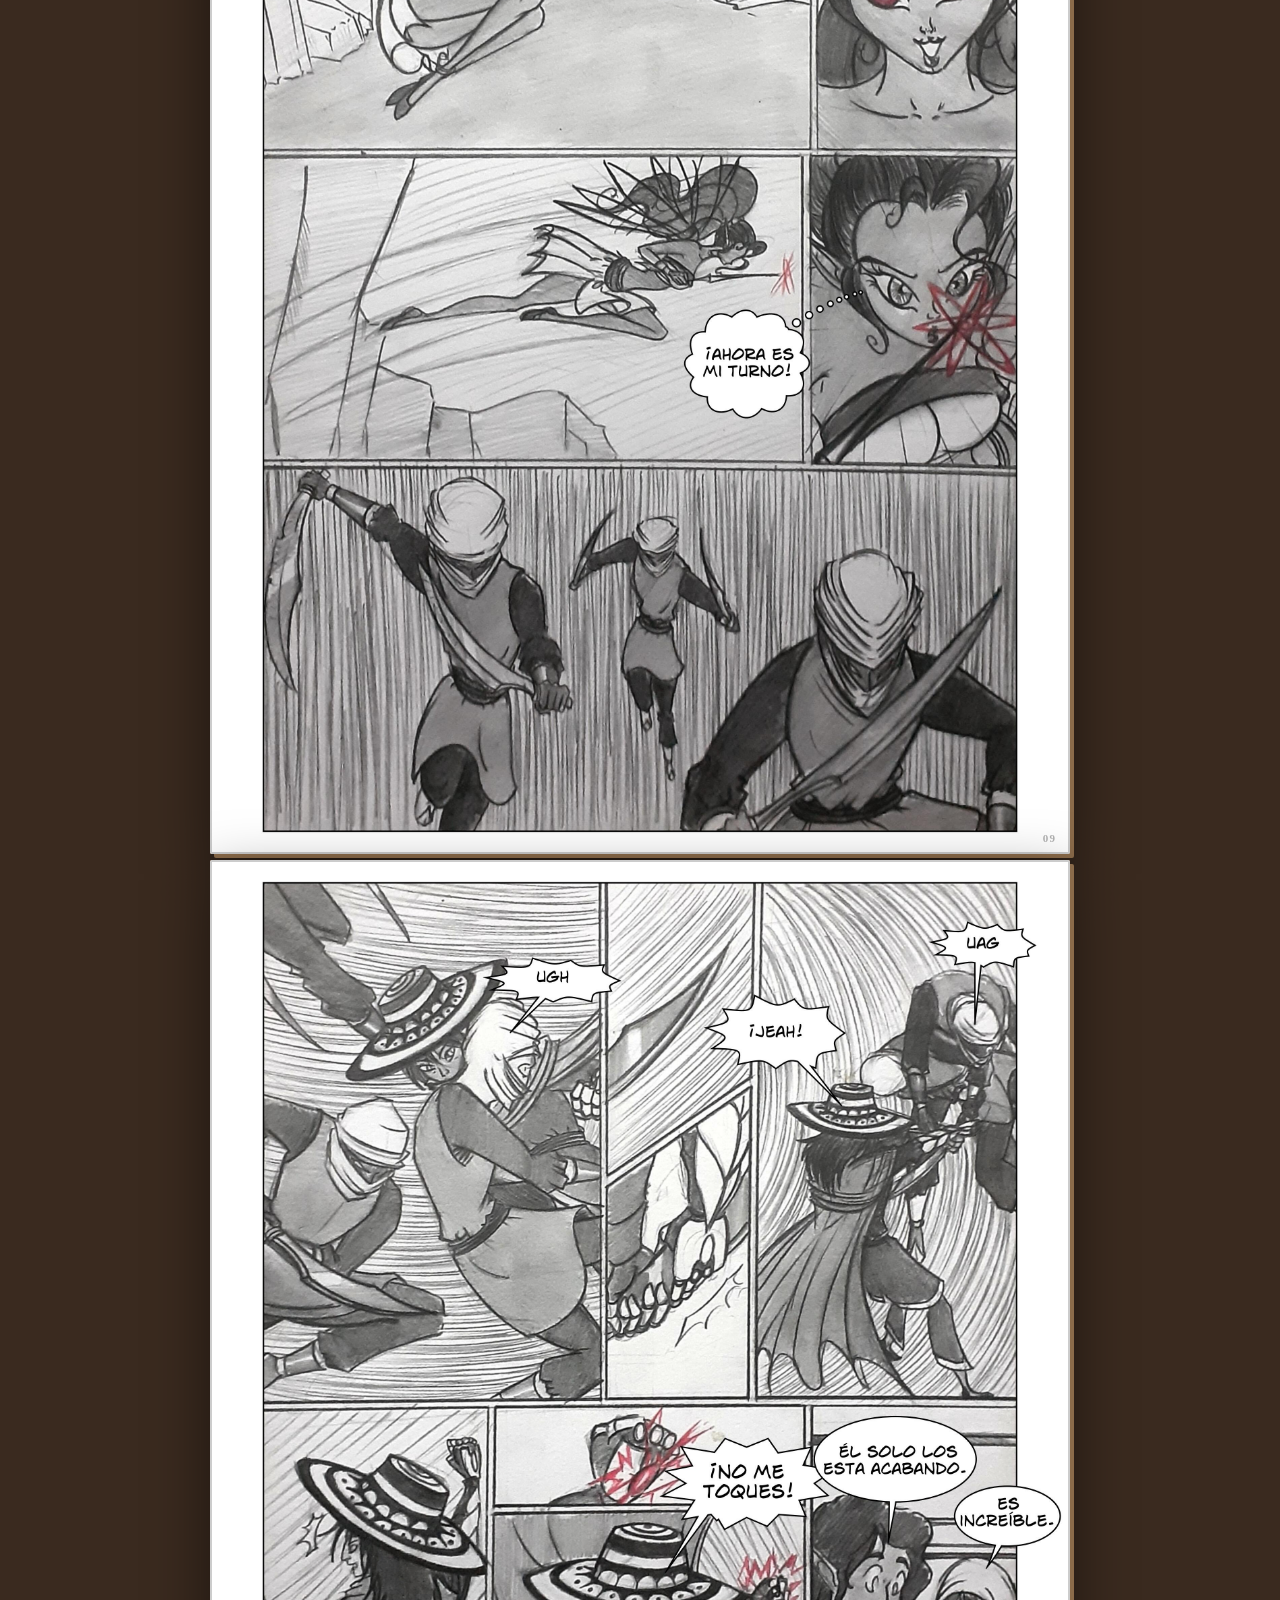
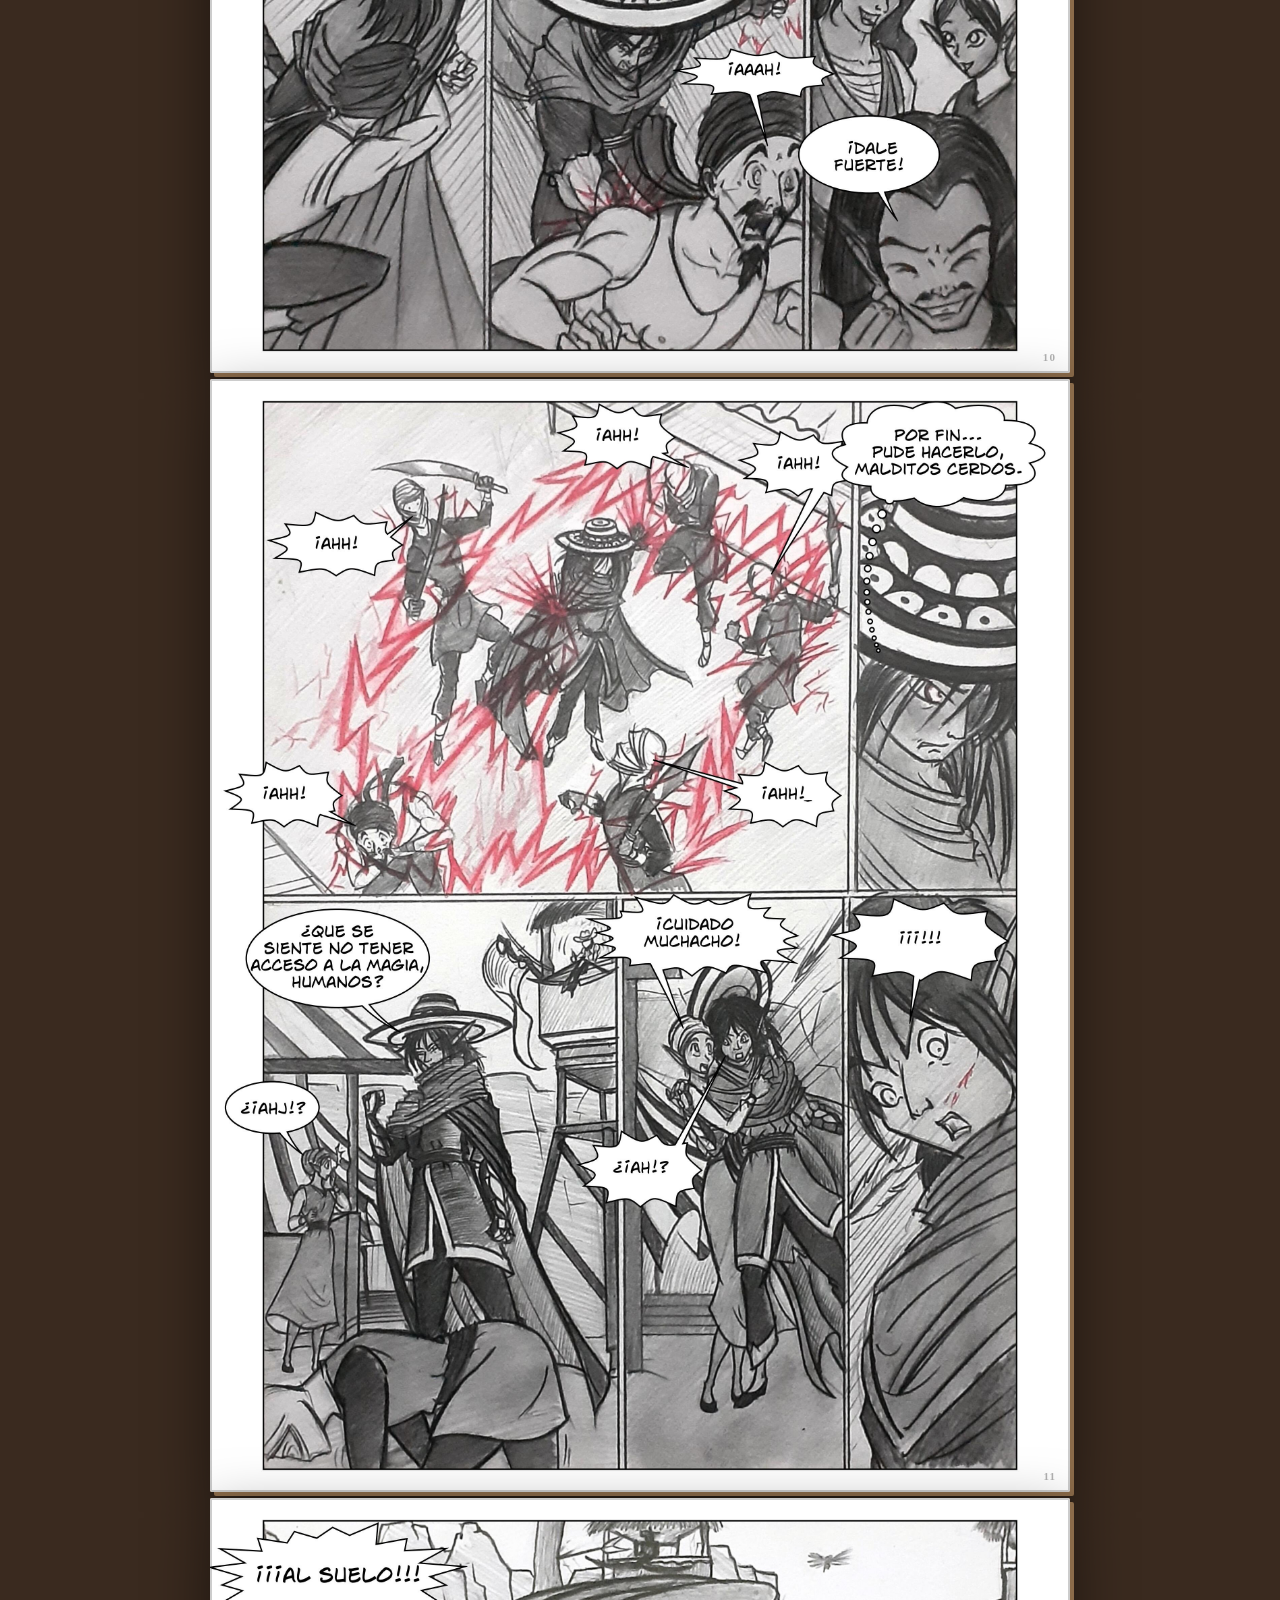
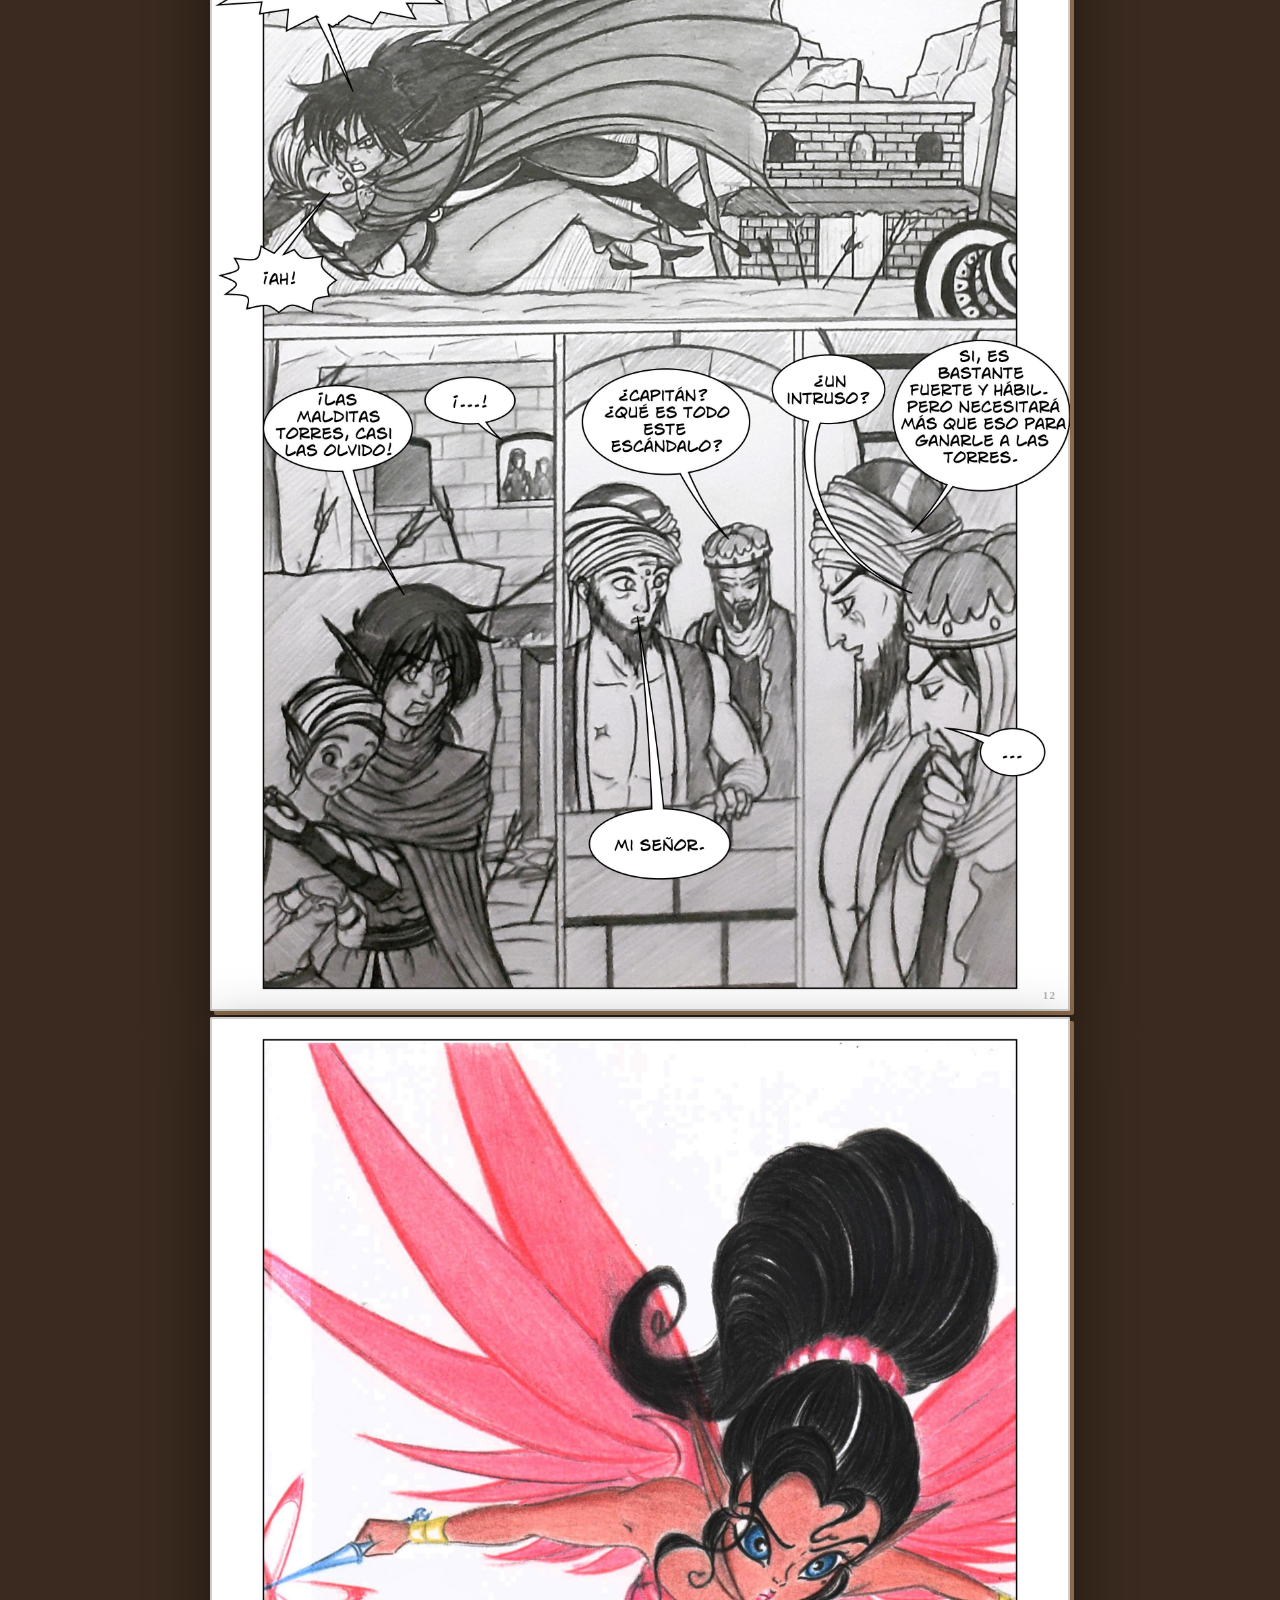
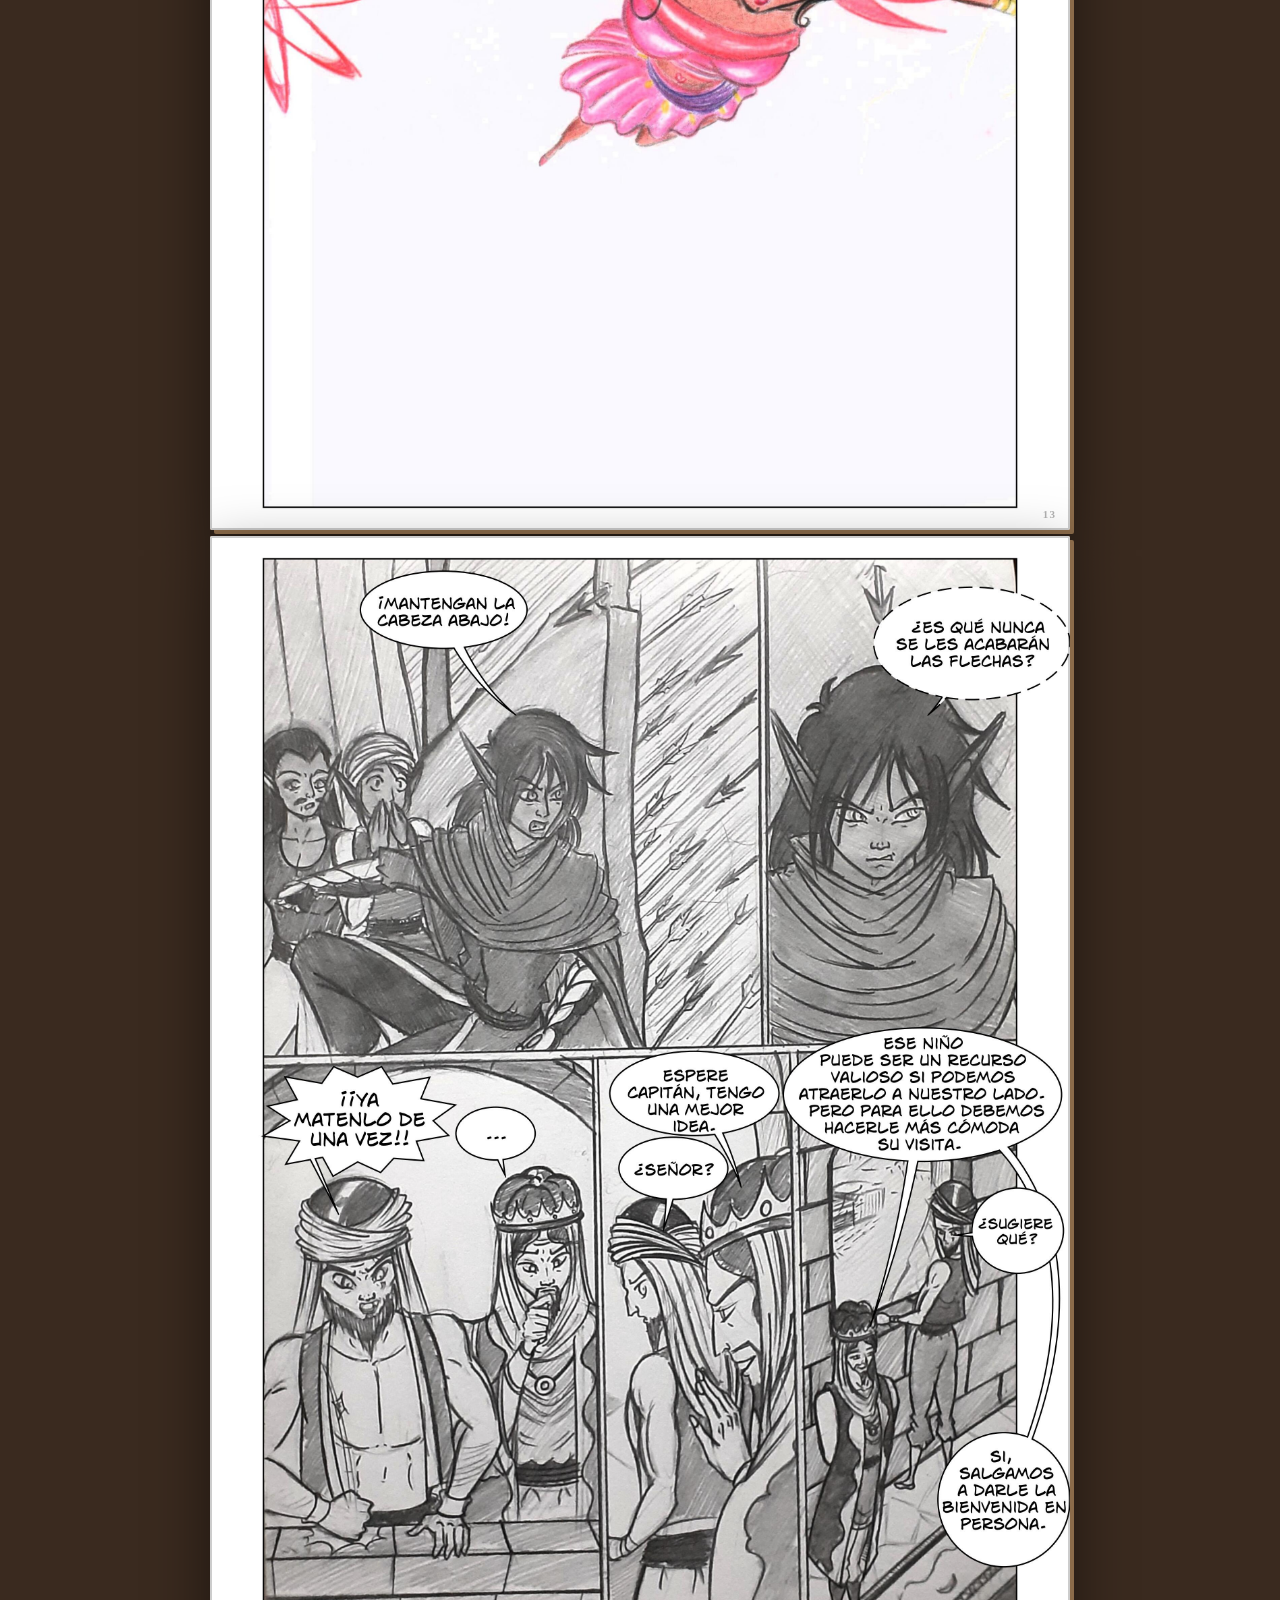
<file: Escribart/capitulo-2/index.html>
<!DOCTYPE html>
<html lang="es">
<head>
    <meta charset="UTF-8">
    <meta name="viewport" content="width=device-width, initial-scale=1.0">
    <title>Escribart · Capítulo 2 · Secretos entre dunas</title>
    <link rel="preconnect" href="https://fonts.googleapis.com">
    <link href="https://fonts.googleapis.com/css2?family=Bebas+Neue&family=Noto+Serif+JP:wght@300;700&family=Barlow+Condensed:ital,wght@0,300;0,600;1,300&family=Permanent+Marker&display=swap" rel="stylesheet">
    <link rel="stylesheet" href="styles.css">
</head>
<body>

    <nav class="top-nav">
        <a href="../capitulo-1/index.html" class="back-link">← Cap. 01</a>
        <div class="nav-chapter-id">CAPÍTULO 02</div>
        <a href="../capitulo-3/index.html" class="nav-next">Cap. 03 →</a>
    </nav>

    <div class="chapter-hero">
        <p class="chapter-eyebrow">Escribart · 2026</p>
        <h1 class="chapter-title">SECRETOS ENTRE DUNAS</h1>
        <div class="chapter-line"></div>
        <p class="chapter-subtitle">Capítulo 2</p>
    </div>

    <div class="comic-container">
        <div class="page-wrapper" data-page="01"><img src="./Page_01.jpg" alt="Página 1"></div>
        <div class="page-wrapper" data-page="02"><img src="./Page_02.jpg" alt="Página 2"></div>
        <div class="page-wrapper" data-page="03"><img src="./Page_03.jpg" alt="Página 3"></div>
        <div class="page-wrapper" data-page="04"><img src="./Page_04.jpg" alt="Página 4"></div>
        <div class="page-wrapper" data-page="05"><img src="./Page_05.jpg" alt="Página 5"></div>
        <div class="page-wrapper" data-page="06"><img src="./Page_06.jpg" alt="Página 6"></div>
        <div class="page-wrapper" data-page="07"><img src="./Page_07.jpg" alt="Página 7"></div>
        <div class="page-wrapper" data-page="08"><img src="./Page_08.jpg" alt="Página 8"></div>
        <div class="page-wrapper" data-page="09"><img src="./Page_09.jpg" alt="Página 9"></div>
        <div class="page-wrapper" data-page="10"><img src="./Page_10.jpg" alt="Página 10"></div>
        <div class="page-wrapper" data-page="11"><img src="./Page_11.jpg" alt="Página 11"></div>
        <div class="page-wrapper" data-page="12"><img src="./Page_12.jpg" alt="Página 12"></div>
        <div class="page-wrapper" data-page="13"><img src="./Page_13.jpg" alt="Página 13"></div>
        <div class="page-wrapper" data-page="14"><img src="./Page_14.jpg" alt="Página 14"></div>
        <div class="page-wrapper" data-page="15"><img src="./Page_15.jpg" alt="Página 15"></div>
        <div class="page-wrapper" data-page="16"><img src="./Page_16.jpg" alt="Página 16"></div>
        <div class="page-wrapper" data-page="17"><img src="./Page_17.jpg" alt="Página 17"></div>
        <div class="page-wrapper" data-page="18"><img src="./Page_18.jpg" alt="Página 18"></div>
        <div class="page-wrapper" data-page="19"><img src="./Page_19.jpg" alt="Página 19"></div>
        <div class="page-wrapper" data-page="20"><img src="./Page_20.jpg" alt="Página 20"></div>
        <div class="page-wrapper" data-page="21"><img src="./Page_21.jpg" alt="Página 21"></div>
        <div class="page-wrapper" data-page="22"><img src="./Page_22.jpg" alt="Página 22"></div>
        <div class="page-wrapper" data-page="23"><img src="./Page_23.jpg" alt="Página 23"></div>
        <div class="page-wrapper" data-page="24"><img src="./Page_24.jpg" alt="Página 24"></div>
        <div class="page-wrapper" data-page="25"><img src="./Page_25.jpg" alt="Página 25"></div>
        <div class="page-wrapper" data-page="26"><img src="./Page_26.jpg" alt="Página 26"></div>
        <div class="page-wrapper" data-page="27"><img src="./Page_27.jpg" alt="Página 27"></div>
    </div>

    <div class="next-chapter-section">
        <p class="next-label">CONTINÚA</p>
        <a href="../capitulo-3/index.html" class="btn-next">
            <span>CAPÍTULO 03</span>
            <span class="arrow">→</span>
        </a>
        <br>
        <a href="../index.html" class="back-index">↑ Volver al índice</a>
    </div>

    <footer>
        ESCRIBART &nbsp;·&nbsp; 2026 &nbsp;·&nbsp; El Cartonero &nbsp;·&nbsp; Historietas para mi
    </footer>

    <script>
        const observer = new IntersectionObserver((entries) => {
            entries.forEach(entry => {
                if (entry.isIntersecting) {
                    entry.target.classList.add('visible');
                    observer.unobserve(entry.target);
                }
            });
        }, { threshold: 0.05, rootMargin: '0px 0px -40px 0px' });
        document.querySelectorAll('.page-wrapper').forEach(el => observer.observe(el));
    </script>

</body>
</html>
</file>
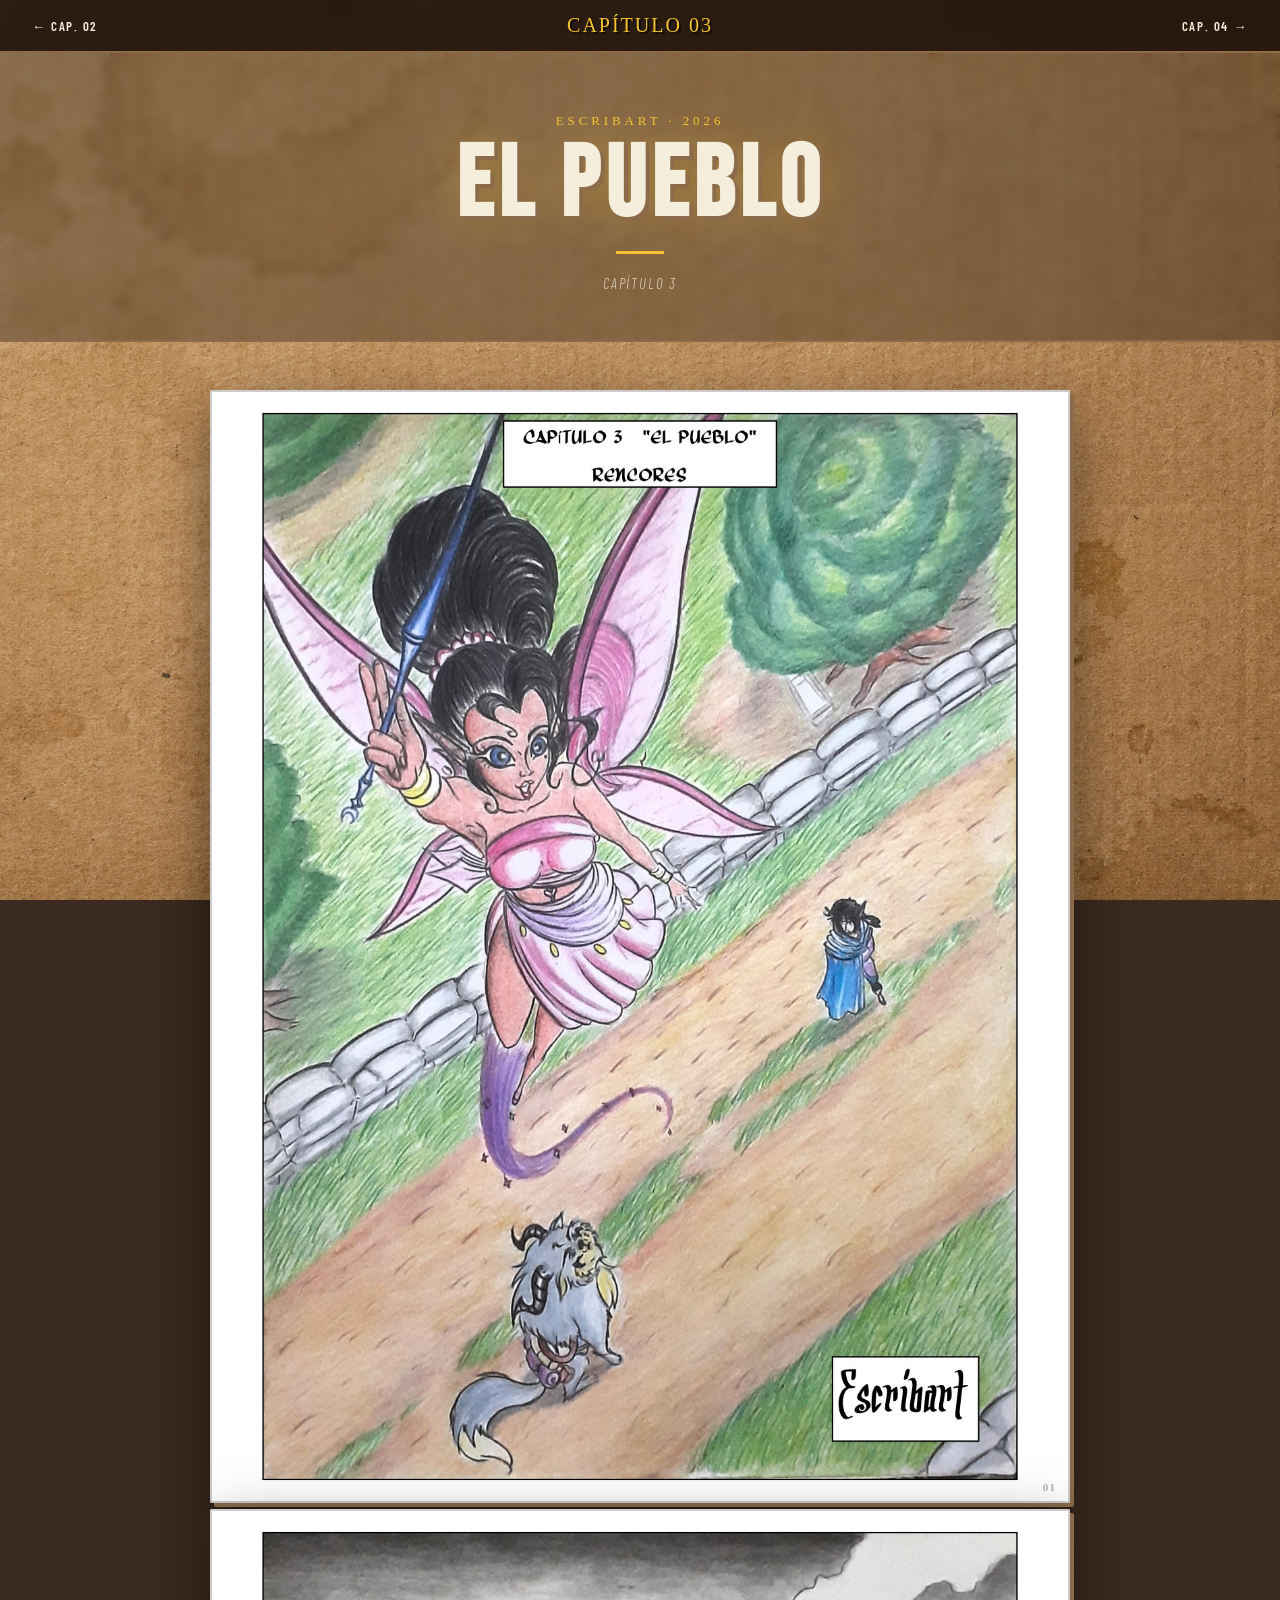
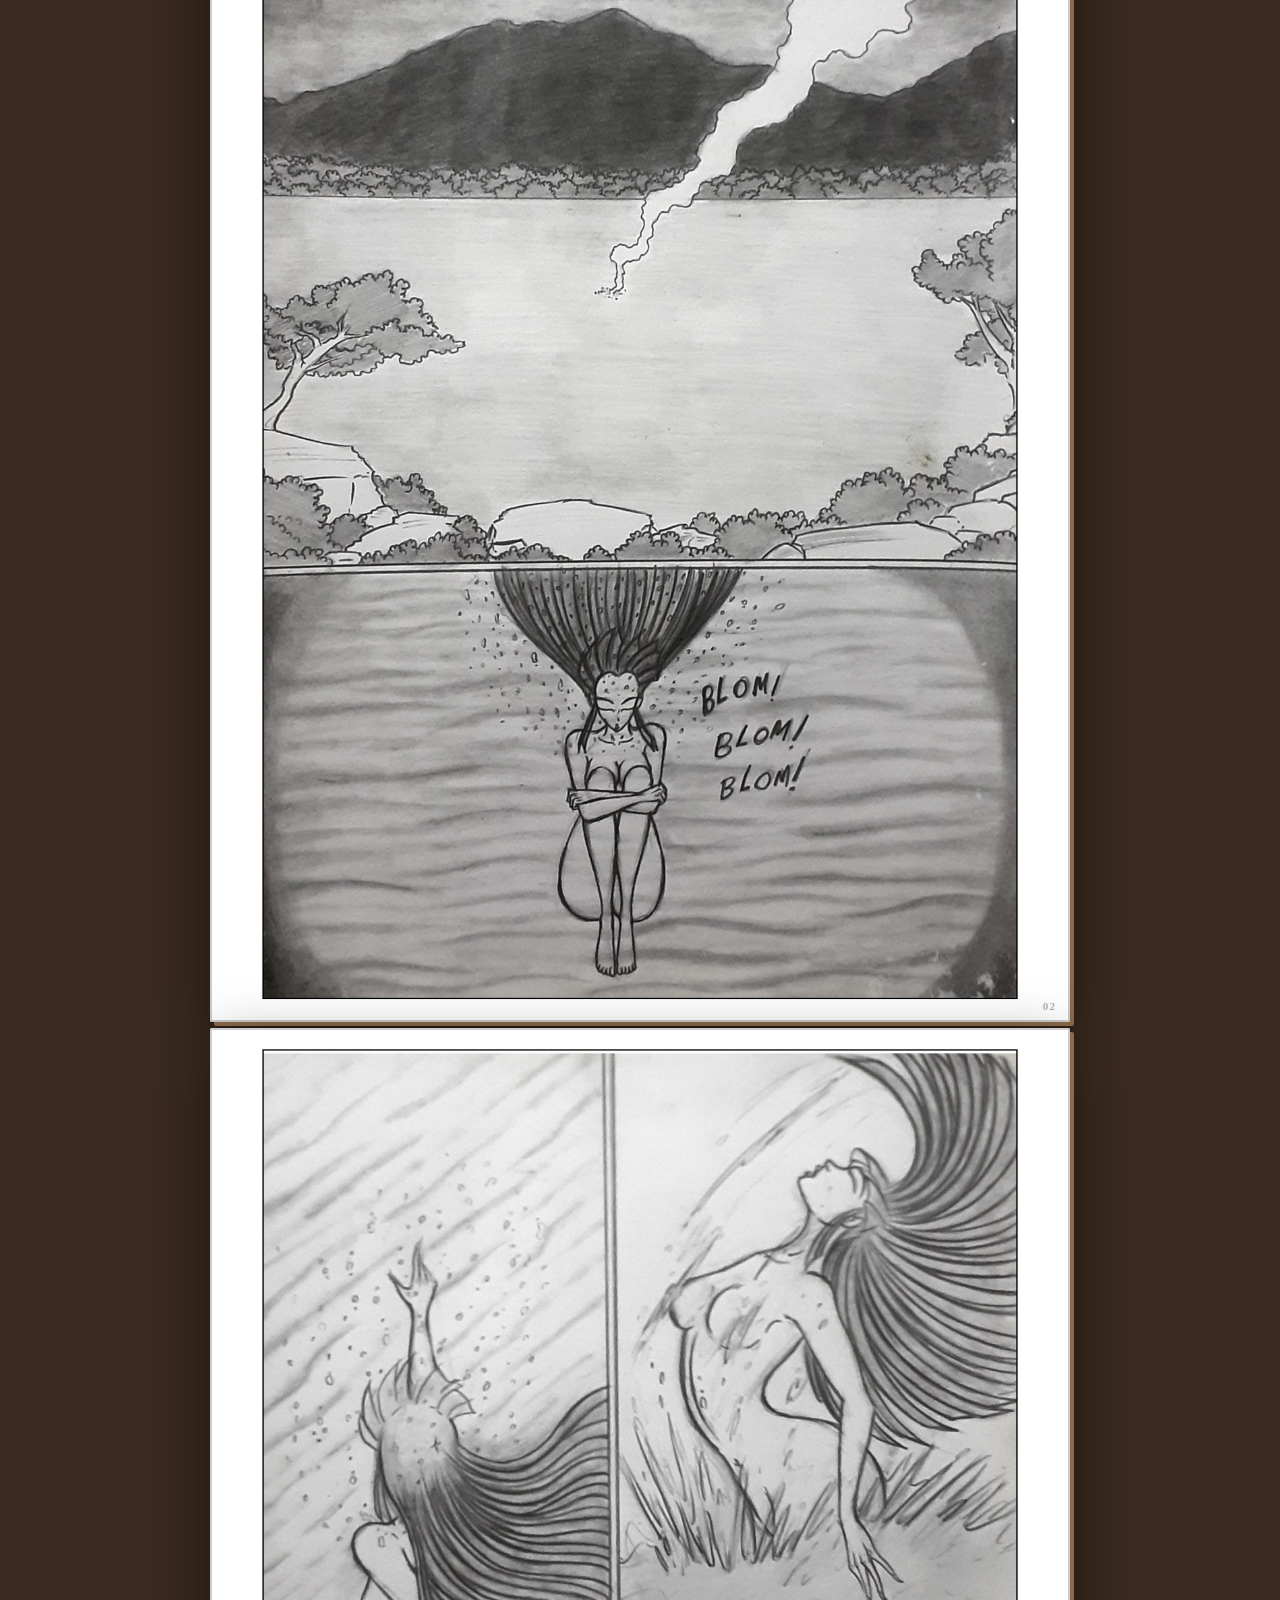
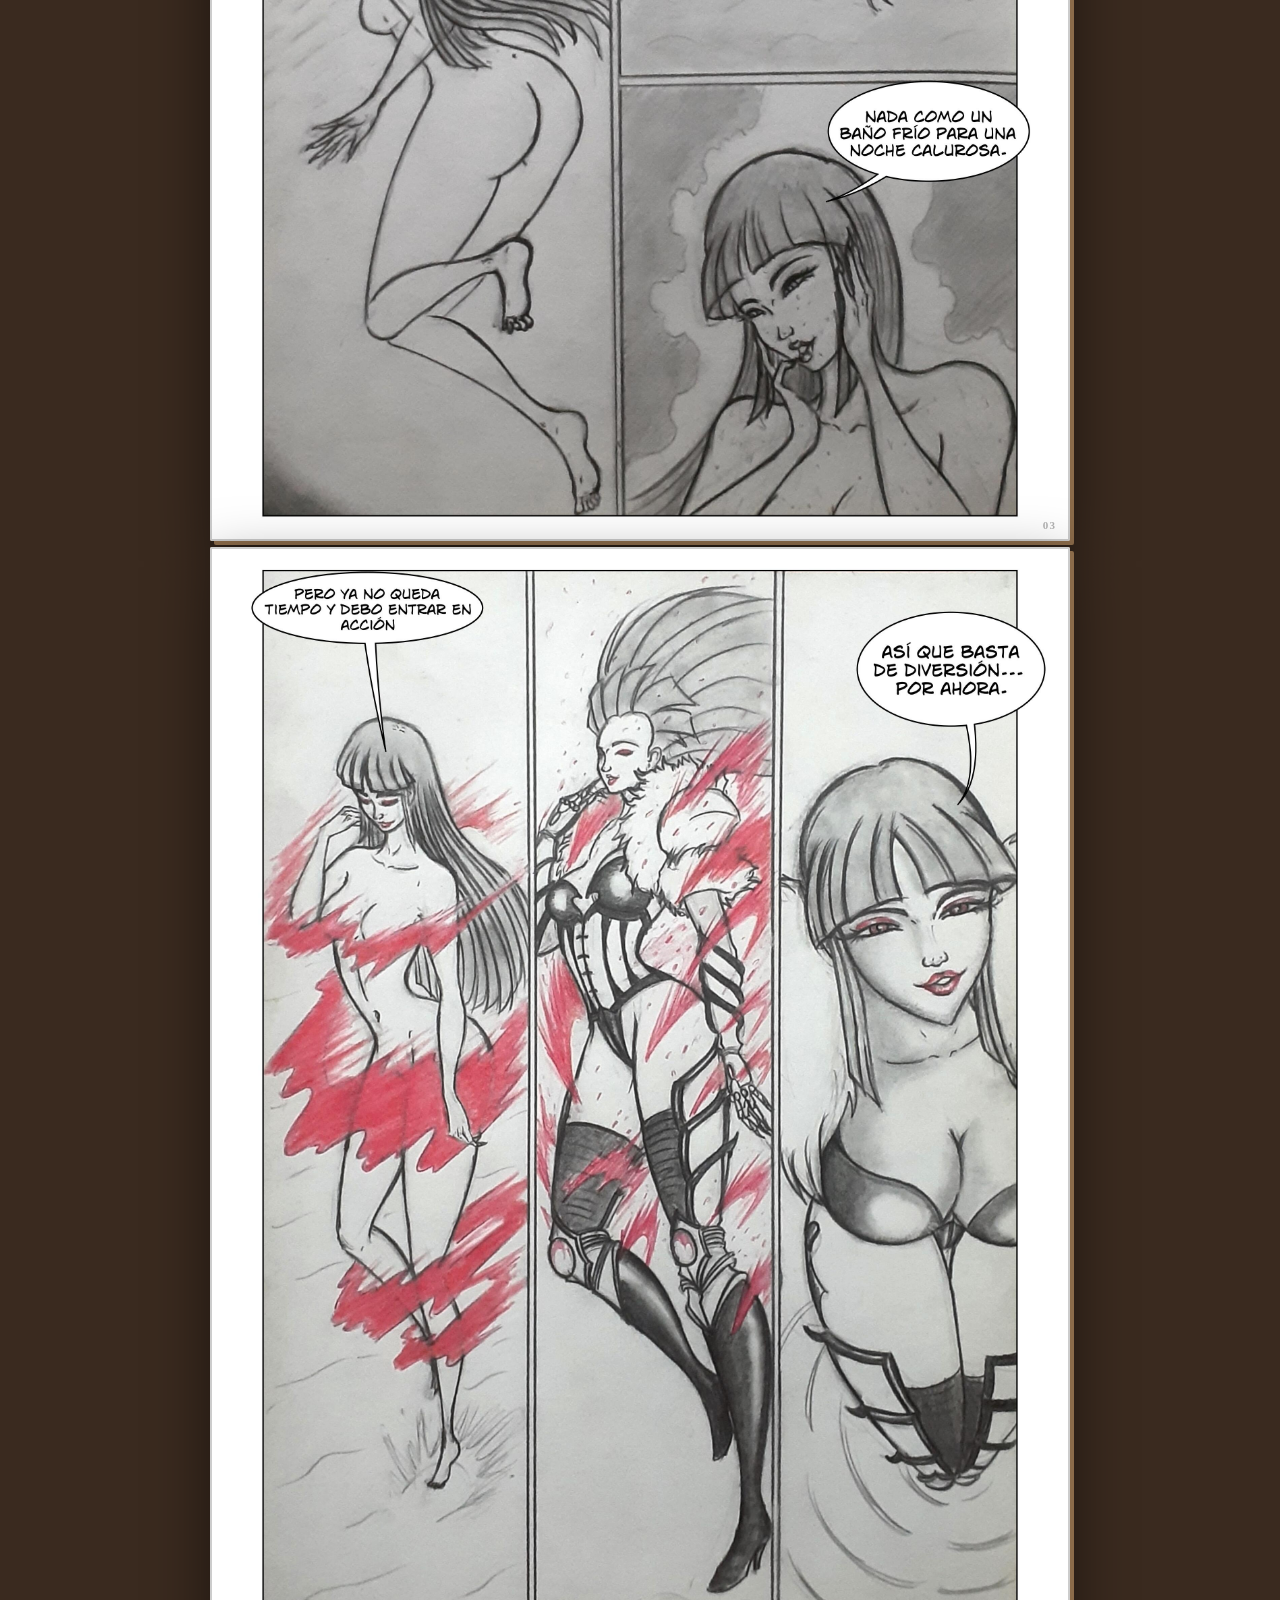
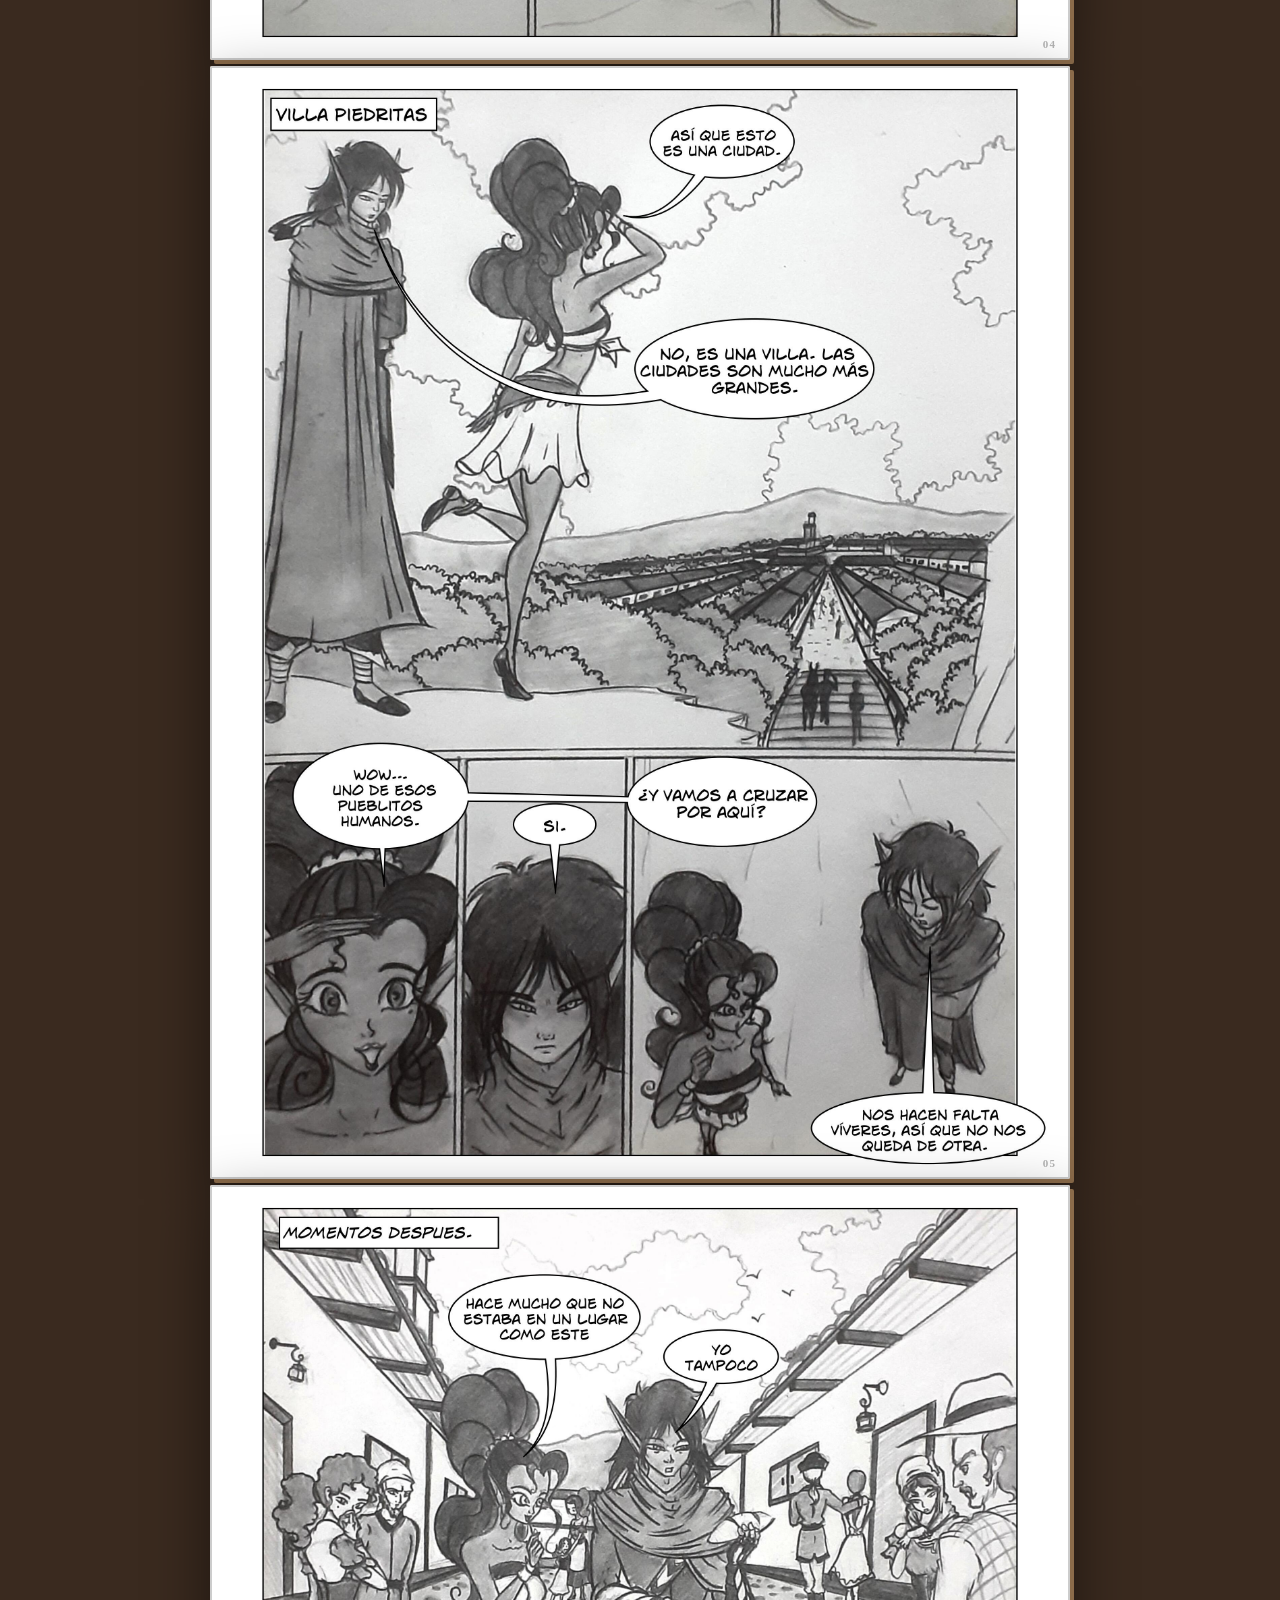
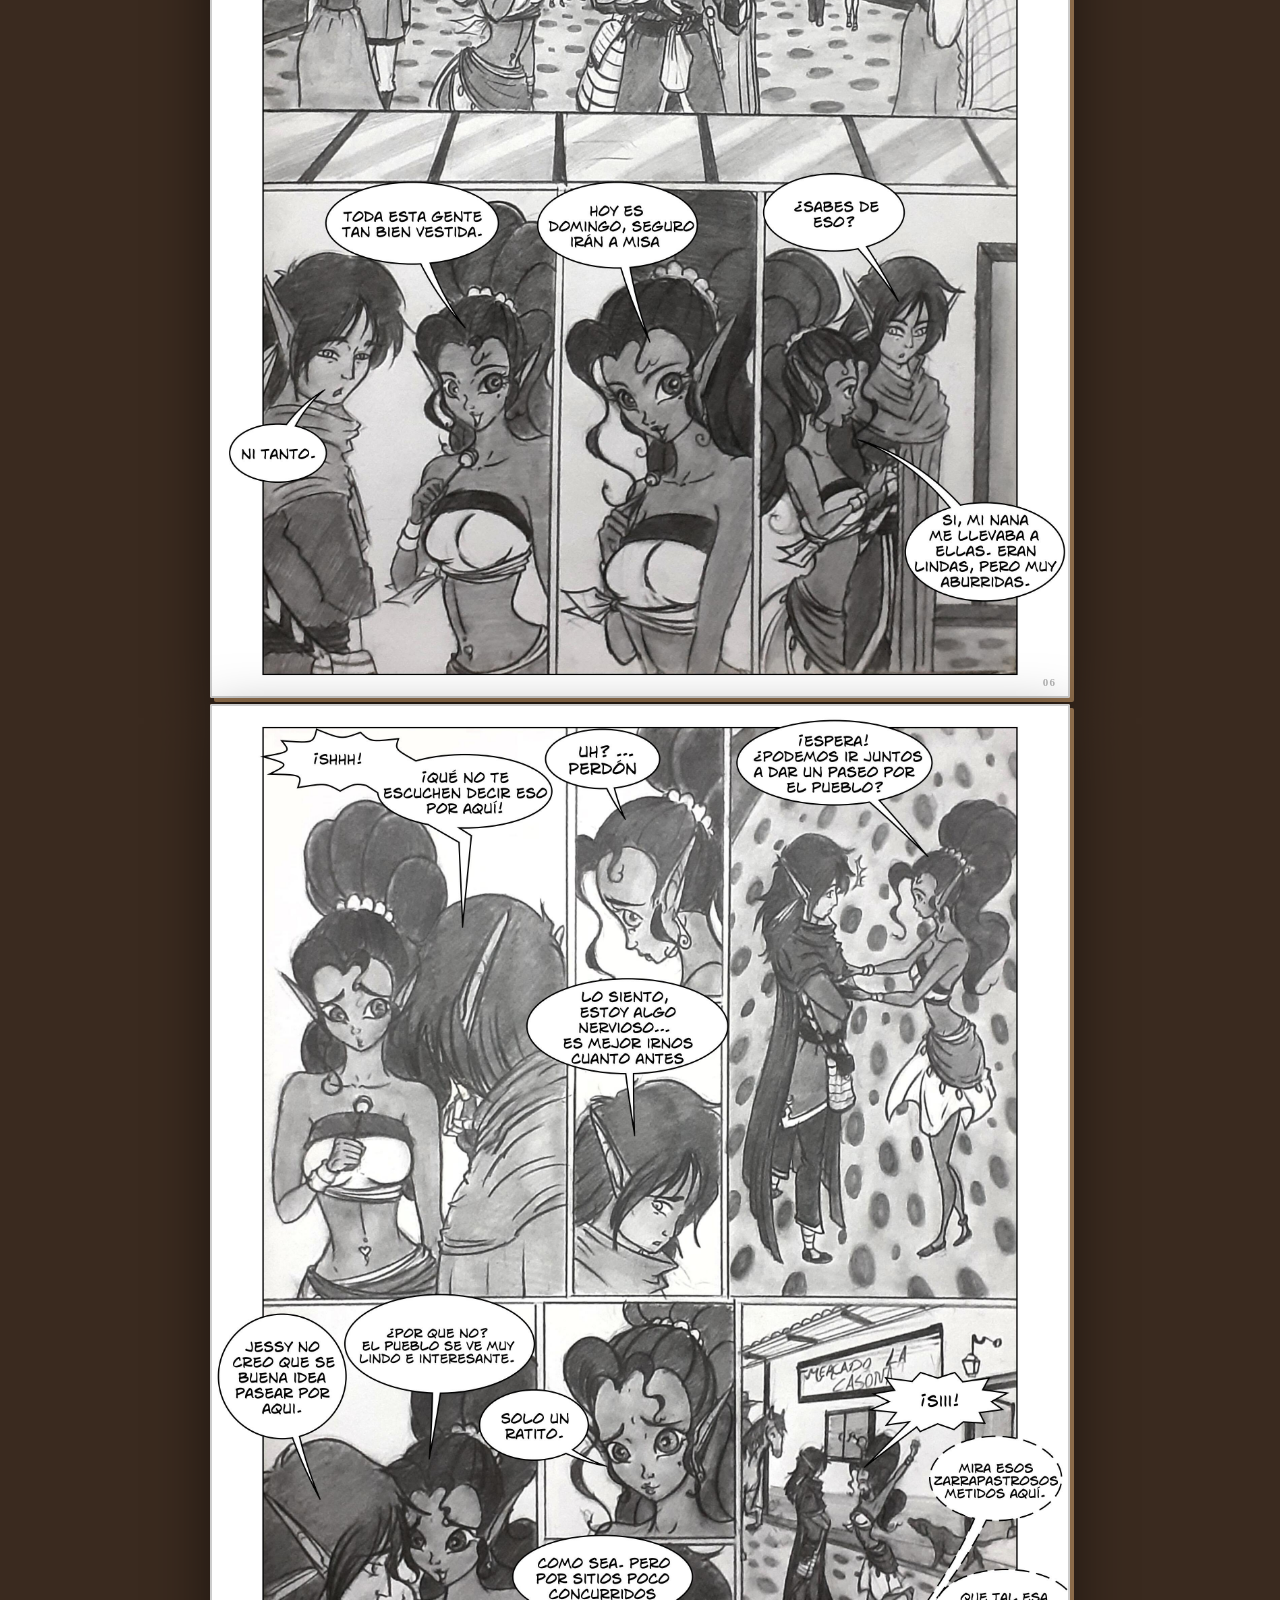
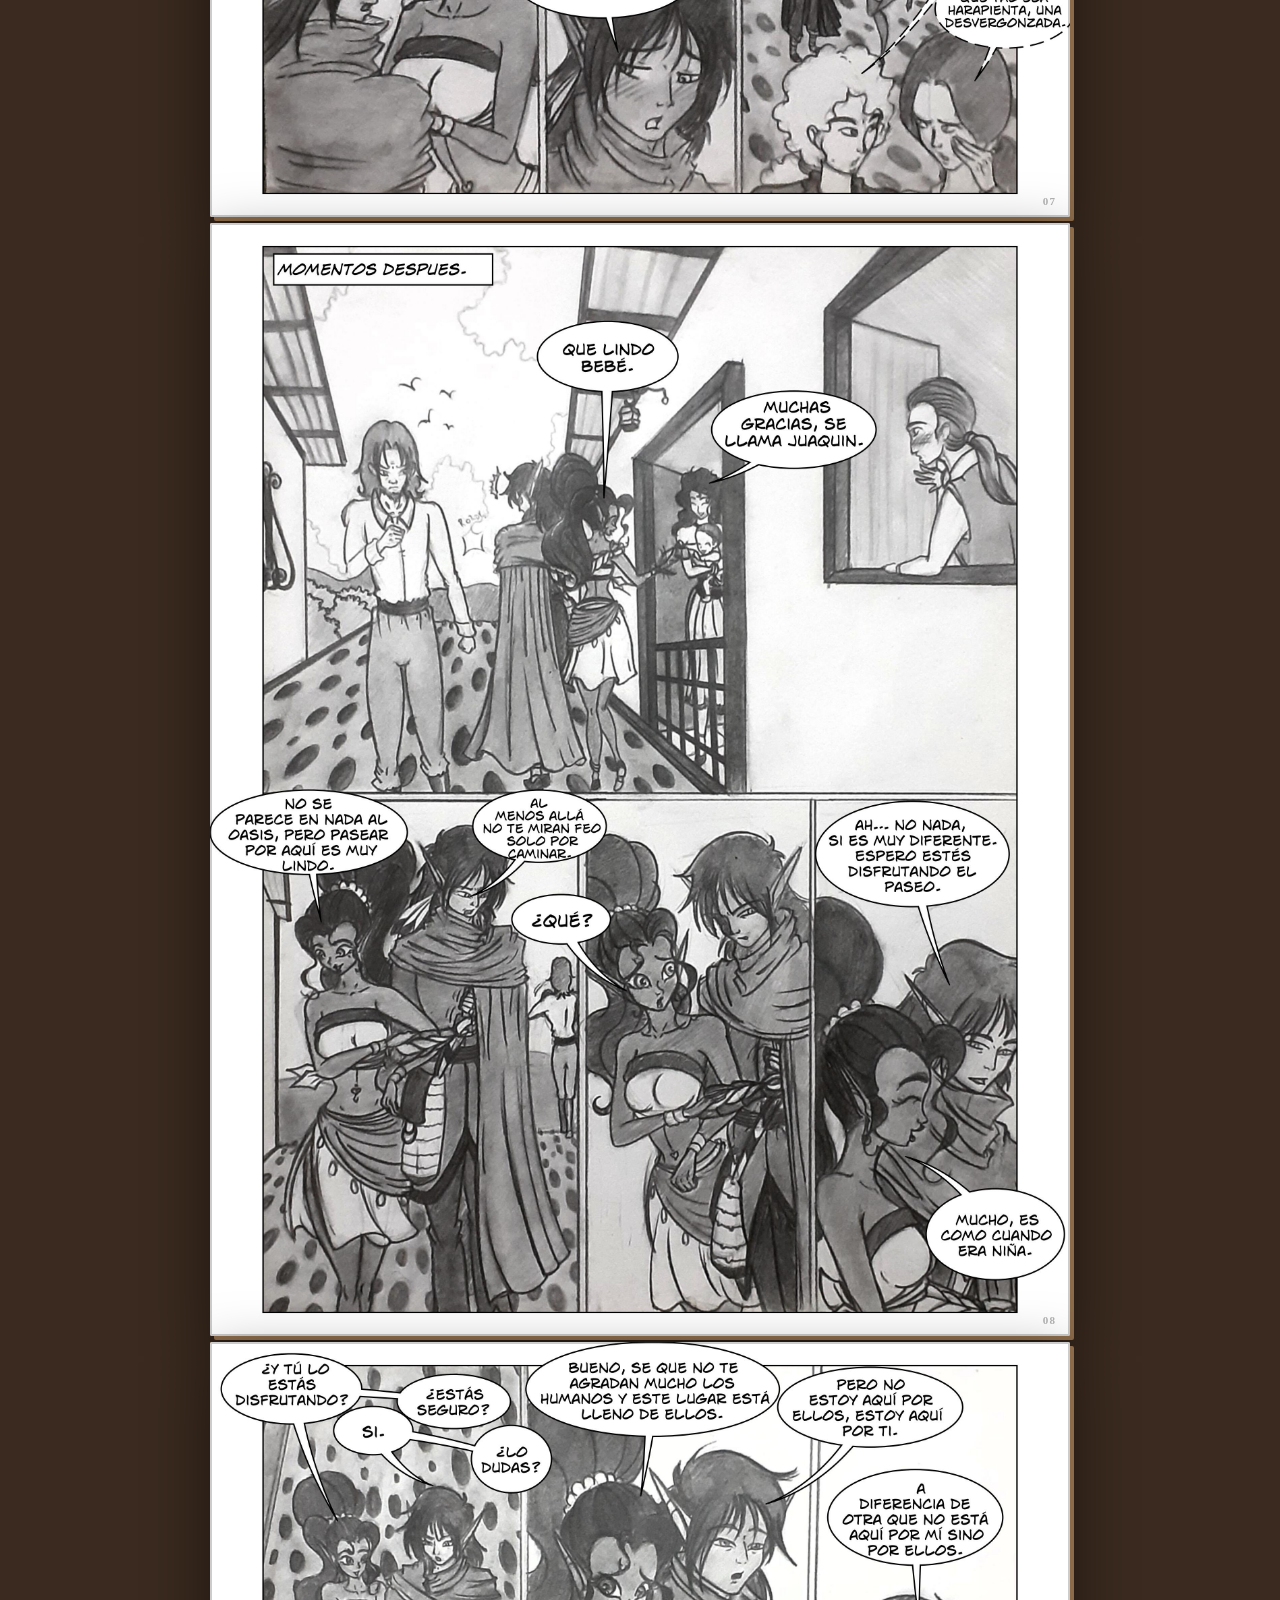
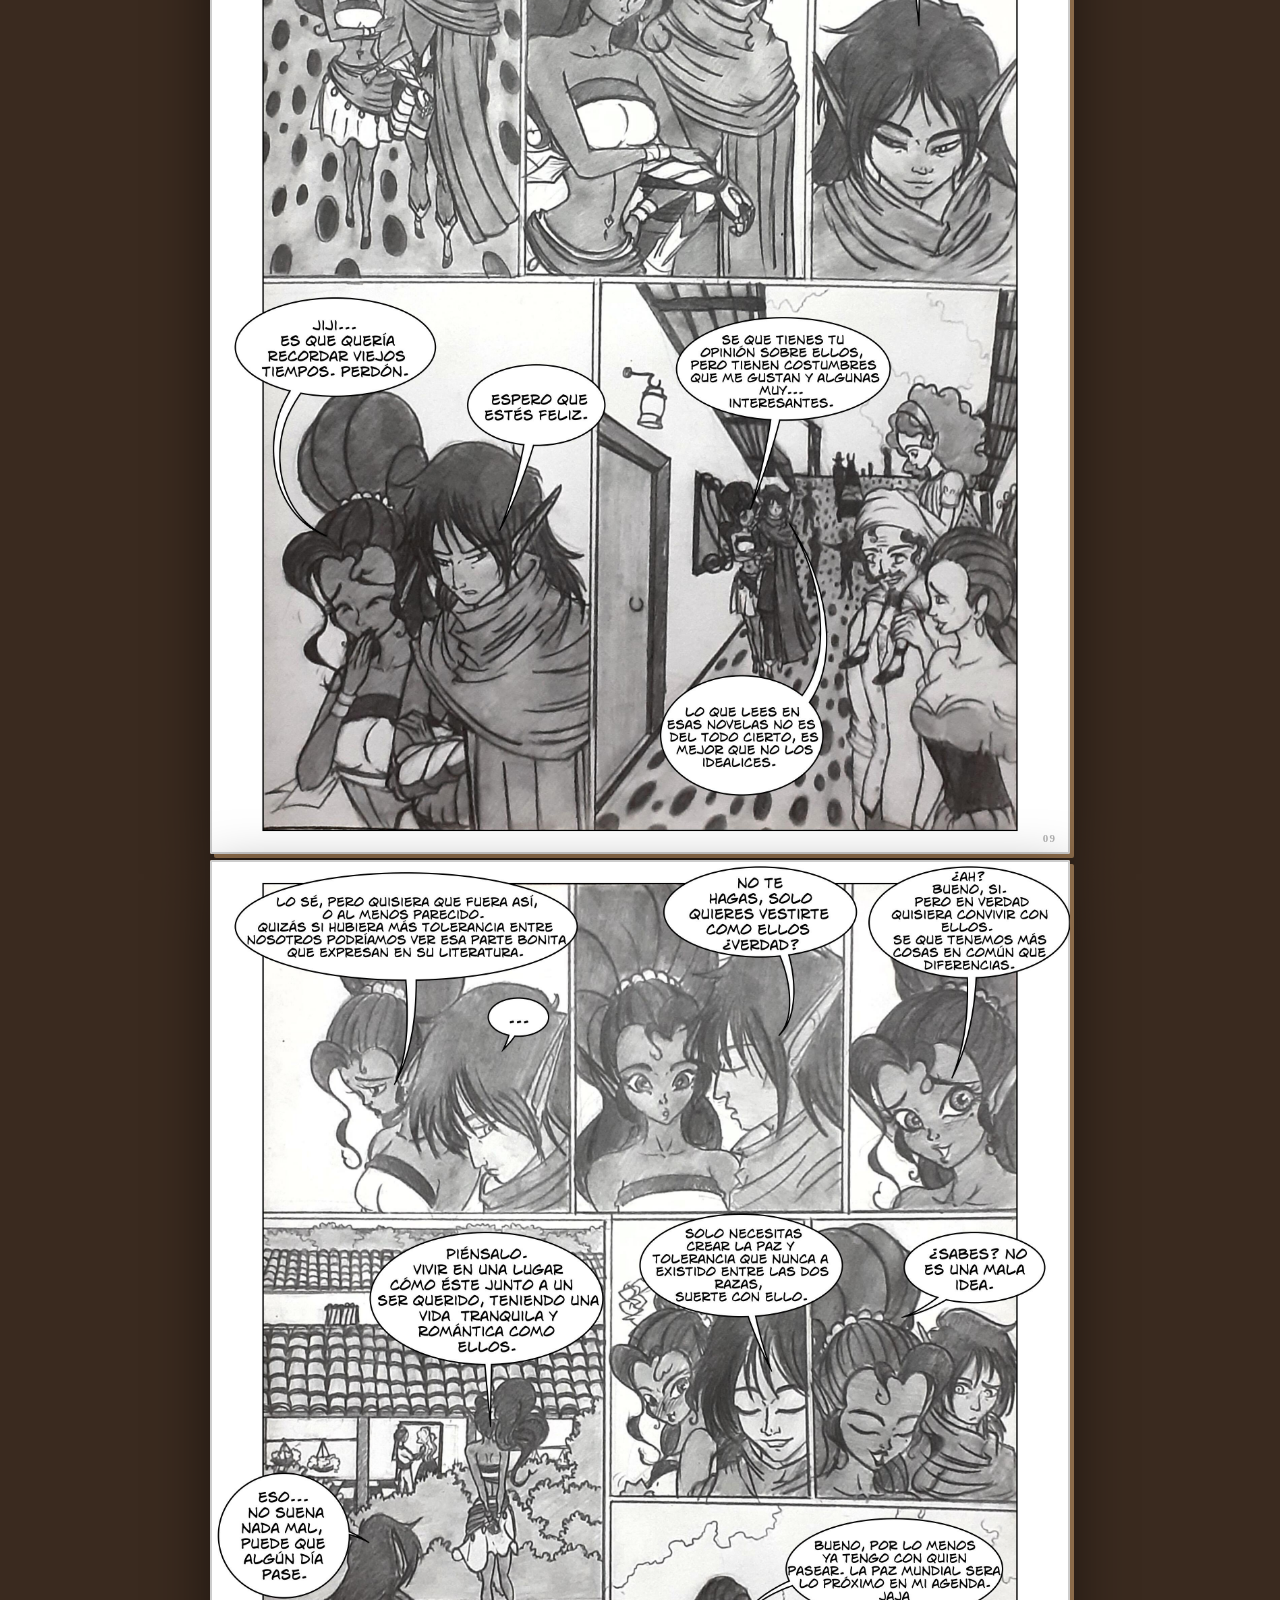
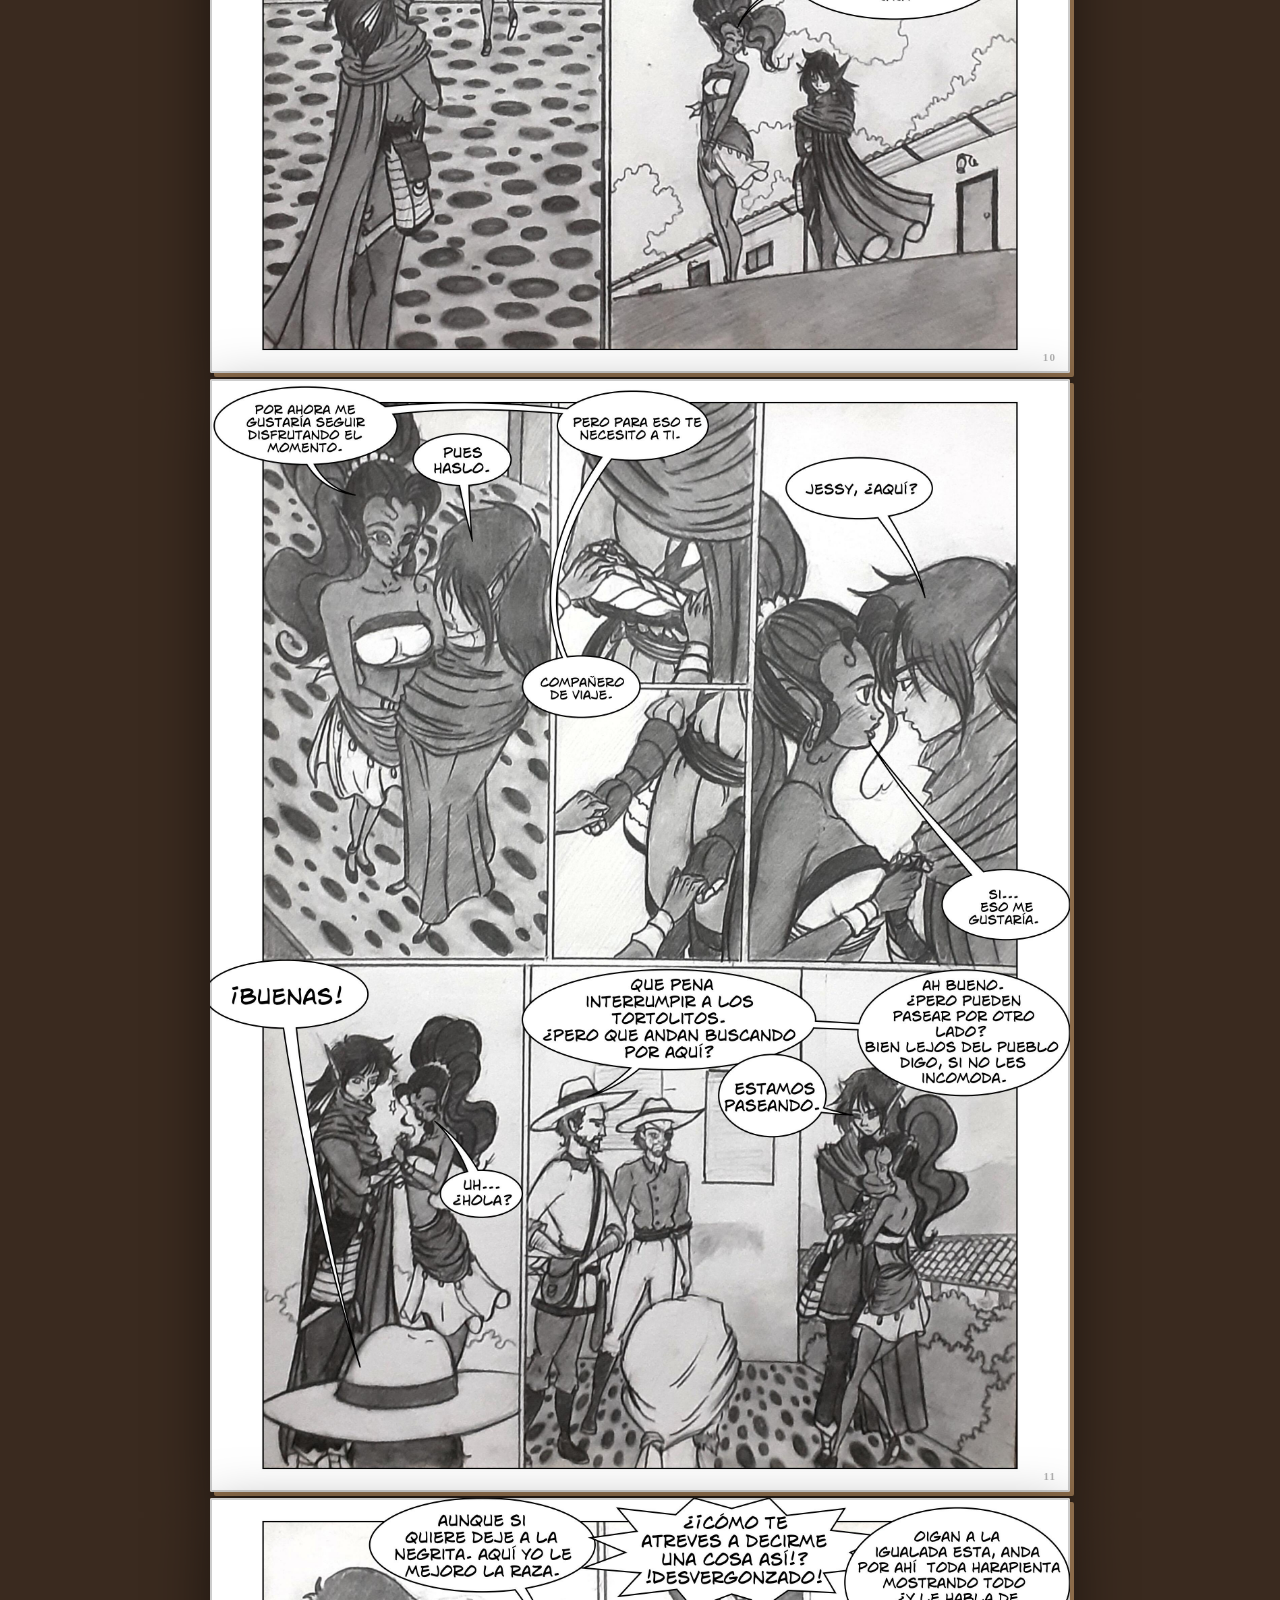
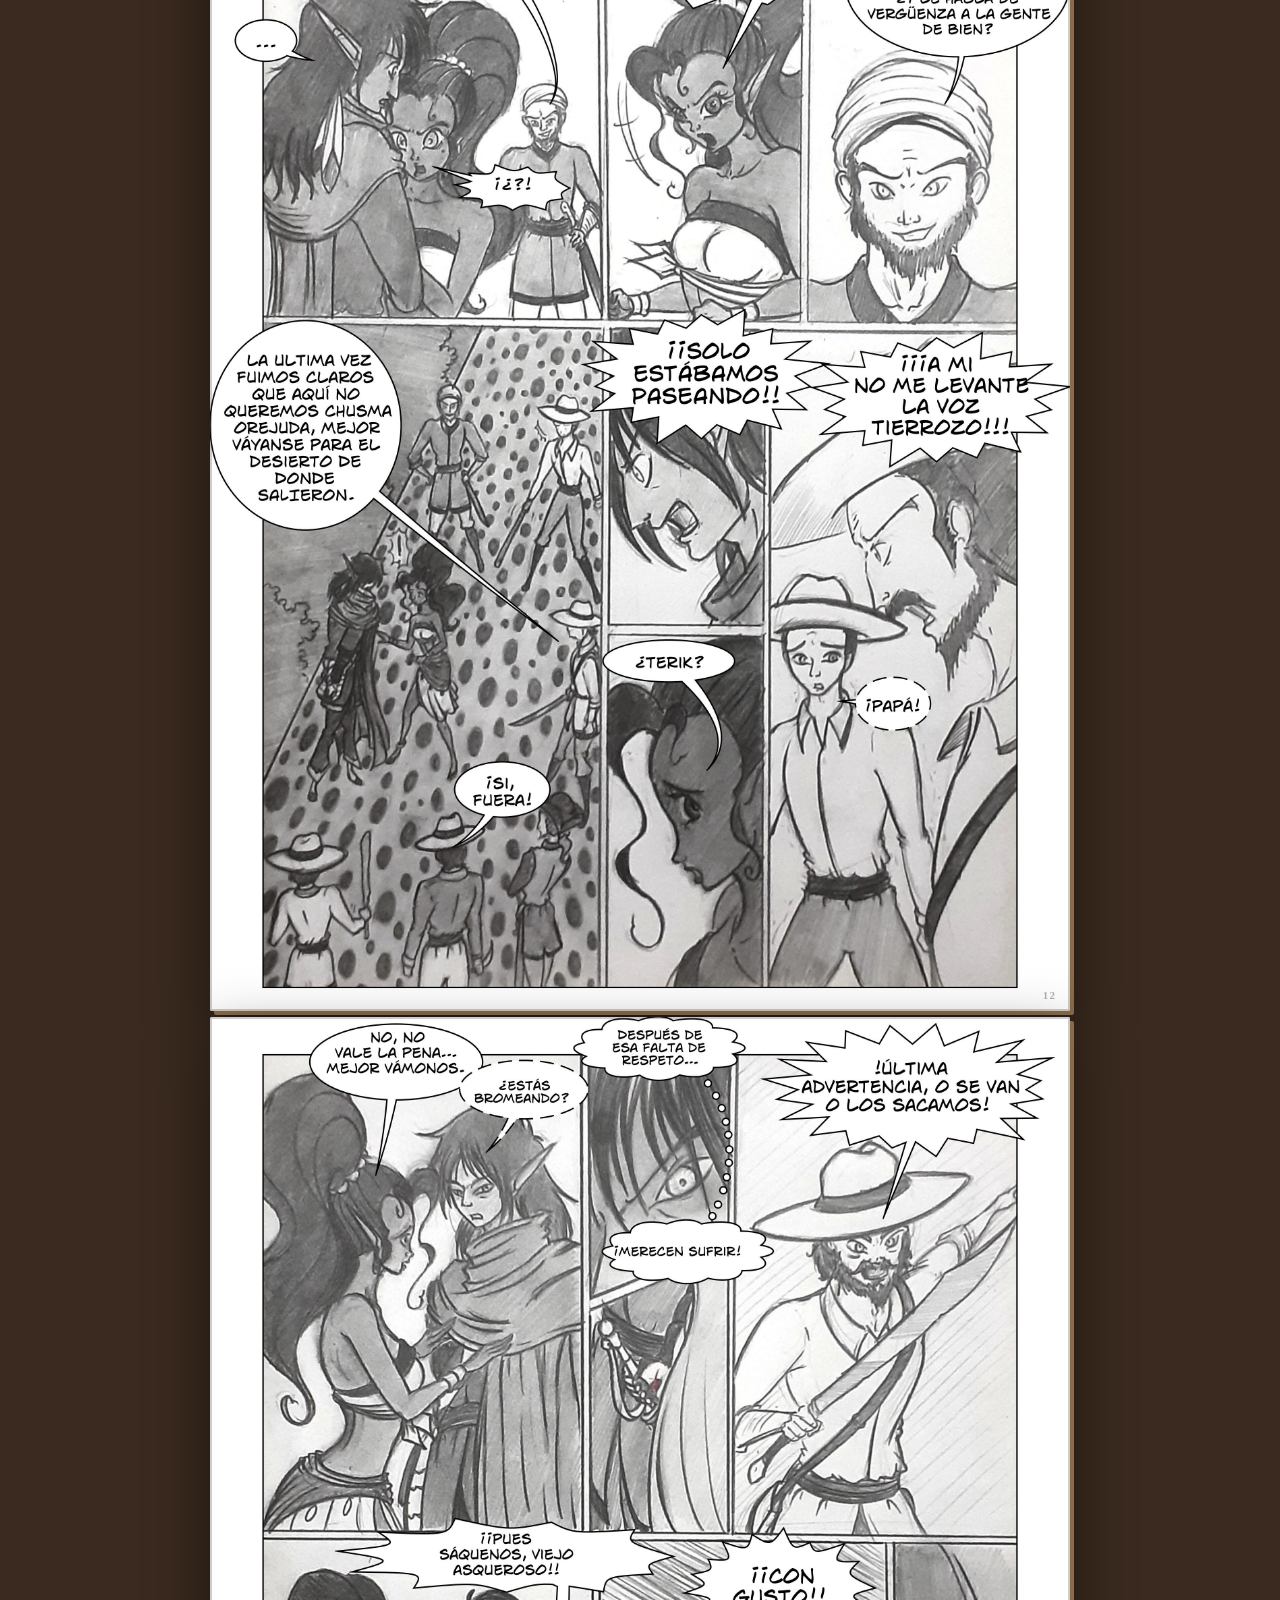
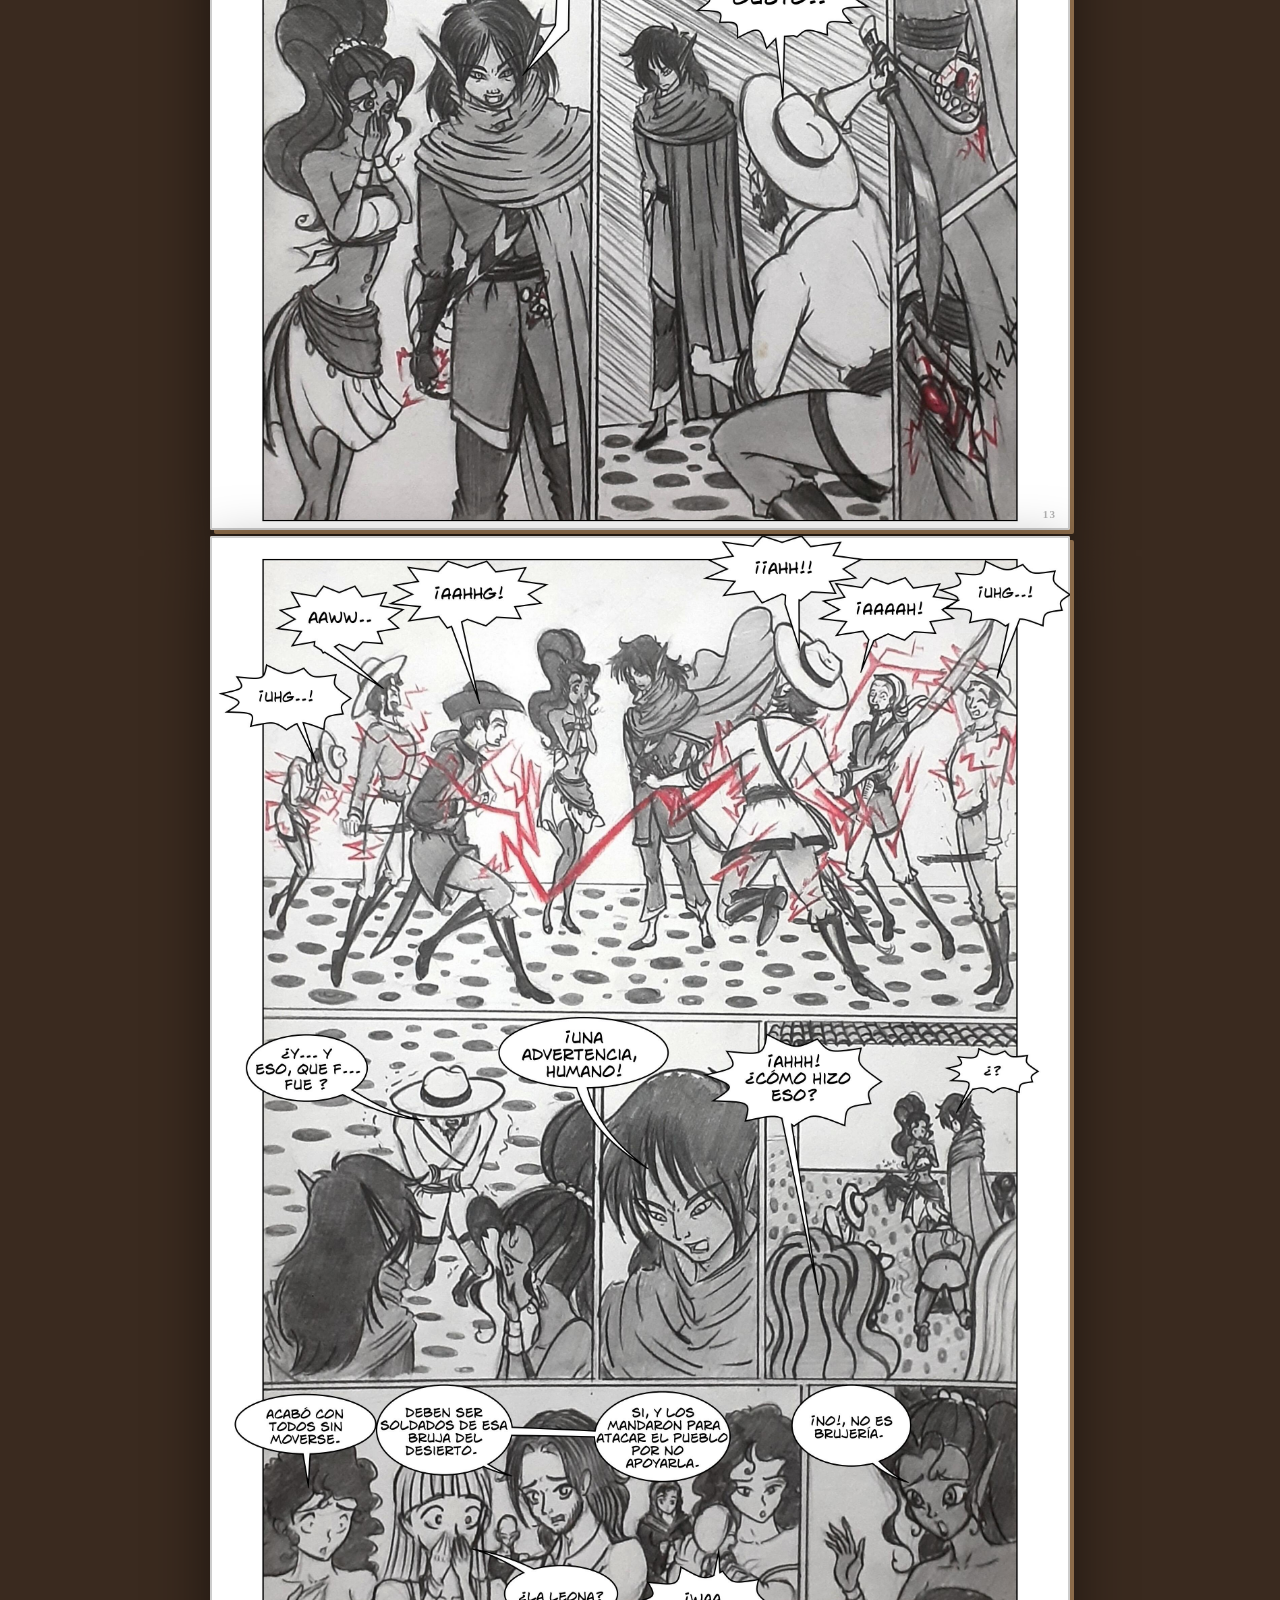
<file: Escribart/capitulo-3/index.html>
<!DOCTYPE html>
<html lang="es">
<head>
    <meta charset="UTF-8">
    <meta name="viewport" content="width=device-width, initial-scale=1.0">
    <title>Escribart · Capítulo 3 · El pueblo</title>
    <link rel="preconnect" href="https://fonts.googleapis.com">
    <link href="https://fonts.googleapis.com/css2?family=Bebas+Neue&family=Noto+Serif+JP:wght@300;700&family=Barlow+Condensed:ital,wght@0,300;0,600;1,300&family=Permanent+Marker&display=swap" rel="stylesheet">
    <link rel="stylesheet" href="styles.css">
</head>
<body>

    <nav class="top-nav">
        <a href="../capitulo-2/index.html" class="back-link">← Cap. 02</a>
        <div class="nav-chapter-id">CAPÍTULO 03</div>
        <a href="../capitulo-4/index.html" class="nav-next">Cap. 04 →</a>
    </nav>

    <div class="chapter-hero">
        <p class="chapter-eyebrow">Escribart · 2026</p>
        <h1 class="chapter-title">EL PUEBLO</h1>
        <div class="chapter-line"></div>
        <p class="chapter-subtitle">Capítulo 3</p>
    </div>

    <div class="comic-container">
        <div class="page-wrapper" data-page="01"><img src="./Page_01.jpg" alt="Página 1"></div>
        <div class="page-wrapper" data-page="02"><img src="./Page_02.jpg" alt="Página 2"></div>
        <div class="page-wrapper" data-page="03"><img src="./Page_03.jpg" alt="Página 3"></div>
        <div class="page-wrapper" data-page="04"><img src="./Page_04.jpg" alt="Página 4"></div>
        <div class="page-wrapper" data-page="05"><img src="./Page_05.jpg" alt="Página 5"></div>
        <div class="page-wrapper" data-page="06"><img src="./Page_06.jpg" alt="Página 6"></div>
        <div class="page-wrapper" data-page="07"><img src="./Page_07.jpg" alt="Página 7"></div>
        <div class="page-wrapper" data-page="08"><img src="./Page_08.jpg" alt="Página 8"></div>
        <div class="page-wrapper" data-page="09"><img src="./Page_09.jpg" alt="Página 9"></div>
        <div class="page-wrapper" data-page="10"><img src="./Page_10.jpg" alt="Página 10"></div>
        <div class="page-wrapper" data-page="11"><img src="./Page_11.jpg" alt="Página 11"></div>
        <div class="page-wrapper" data-page="12"><img src="./Page_12.jpg" alt="Página 12"></div>
        <div class="page-wrapper" data-page="13"><img src="./Page_13.jpg" alt="Página 13"></div>
        <div class="page-wrapper" data-page="14"><img src="./Page_14.jpg" alt="Página 14"></div>
        <div class="page-wrapper" data-page="15"><img src="./Page_15.jpg" alt="Página 15"></div>
        <div class="page-wrapper" data-page="16"><img src="./Page_16.jpg" alt="Página 16"></div>
        <div class="page-wrapper" data-page="17"><img src="./Page_17.jpg" alt="Página 17"></div>
        <div class="page-wrapper" data-page="18"><img src="./Page_18.jpg" alt="Página 18"></div>
        <div class="page-wrapper" data-page="19"><img src="./Page_19.jpg" alt="Página 19"></div>
        <div class="page-wrapper" data-page="20"><img src="./Page_20.jpg" alt="Página 20"></div>
        <div class="page-wrapper" data-page="21"><img src="./Page_21.jpg" alt="Página 21"></div>
    </div>

    <div class="next-chapter-section">
        <p class="next-label">CONTINÚA</p>
        <a href="../capitulo-4/index.html" class="btn-next">
            <span>CAPÍTULO 04</span>
            <span class="arrow">→</span>
        </a>
        <br>
        <a href="../index.html" class="back-index">↑ Volver al índice</a>
    </div>

    <footer>
        ESCRIBART &nbsp;·&nbsp; 2026 &nbsp;·&nbsp; El Cartonero &nbsp;·&nbsp; Historietas para mi
    </footer>

    <script>
        const observer = new IntersectionObserver((entries) => {
            entries.forEach(entry => {
                if (entry.isIntersecting) {
                    entry.target.classList.add('visible');
                    observer.unobserve(entry.target);
                }
            });
        }, { threshold: 0.05, rootMargin: '0px 0px -40px 0px' });
        document.querySelectorAll('.page-wrapper').forEach(el => observer.observe(el));
    </script>

</body>
</html>
</file>
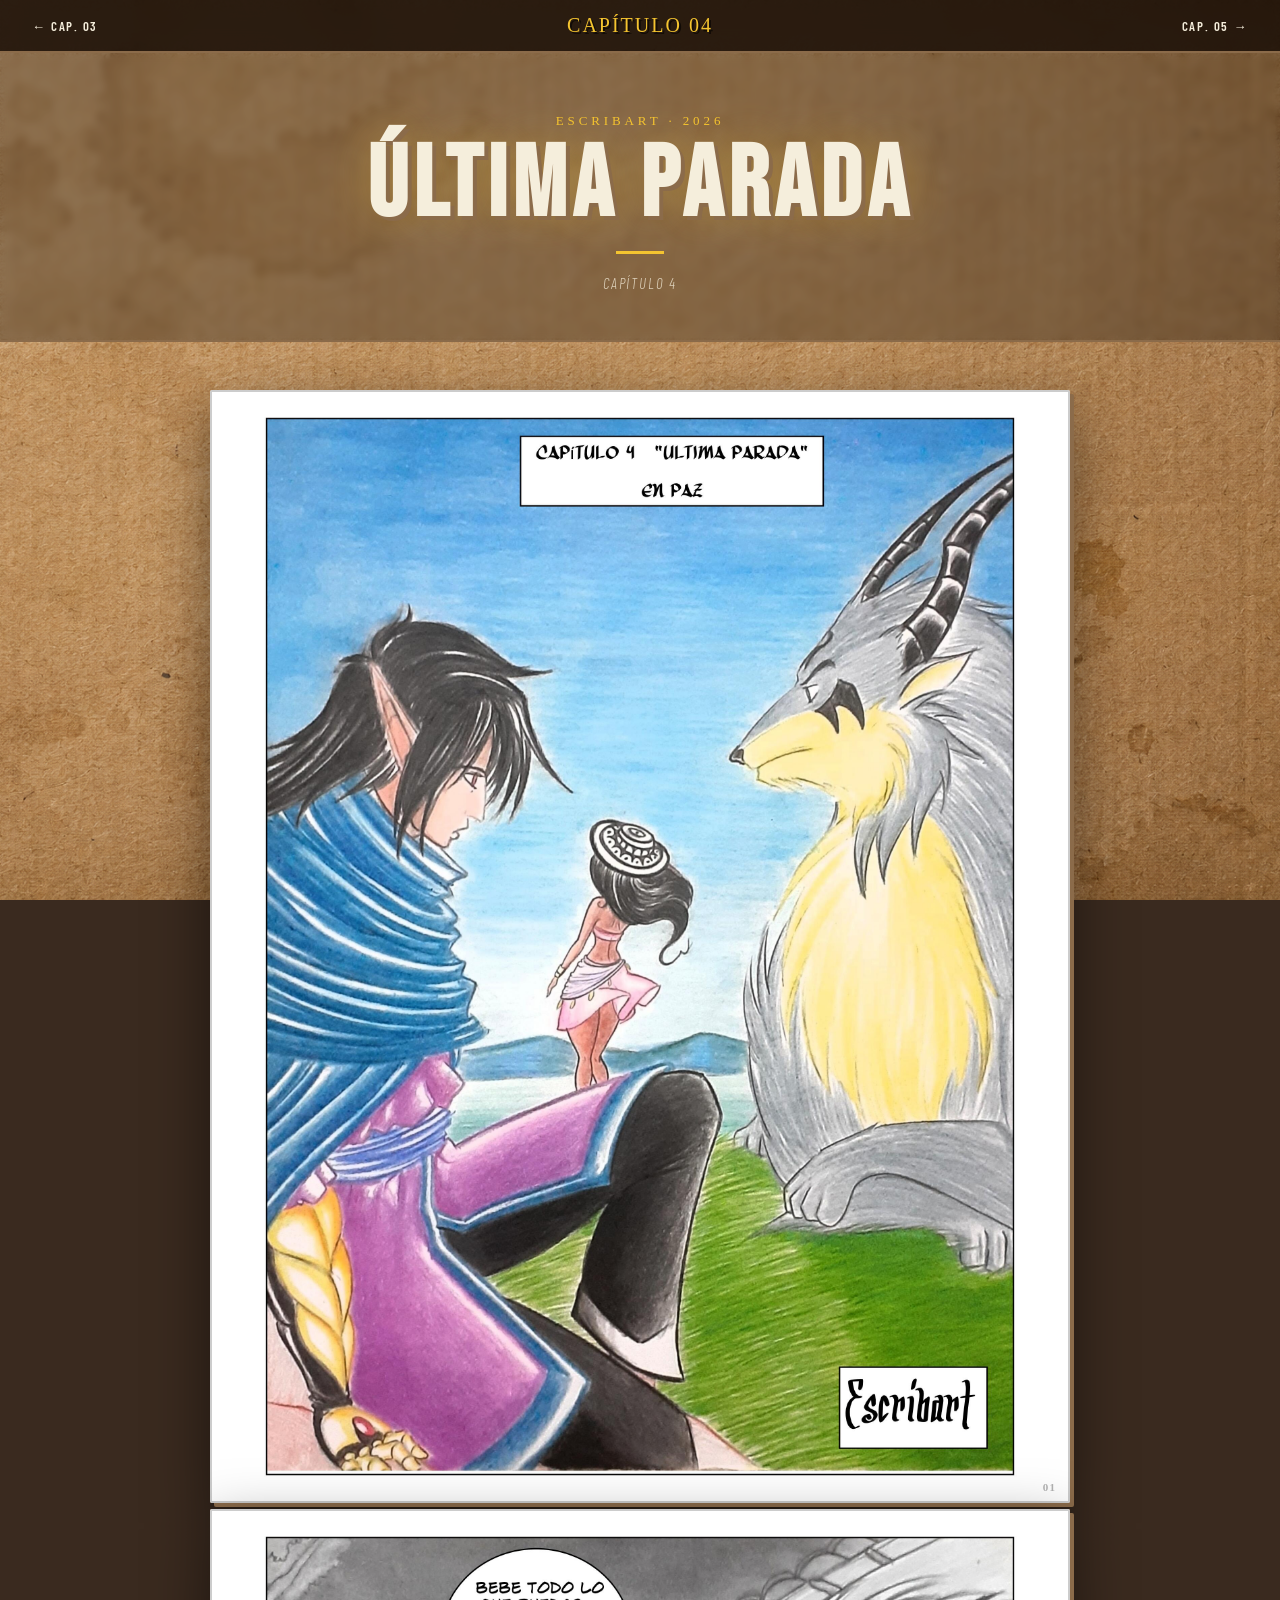
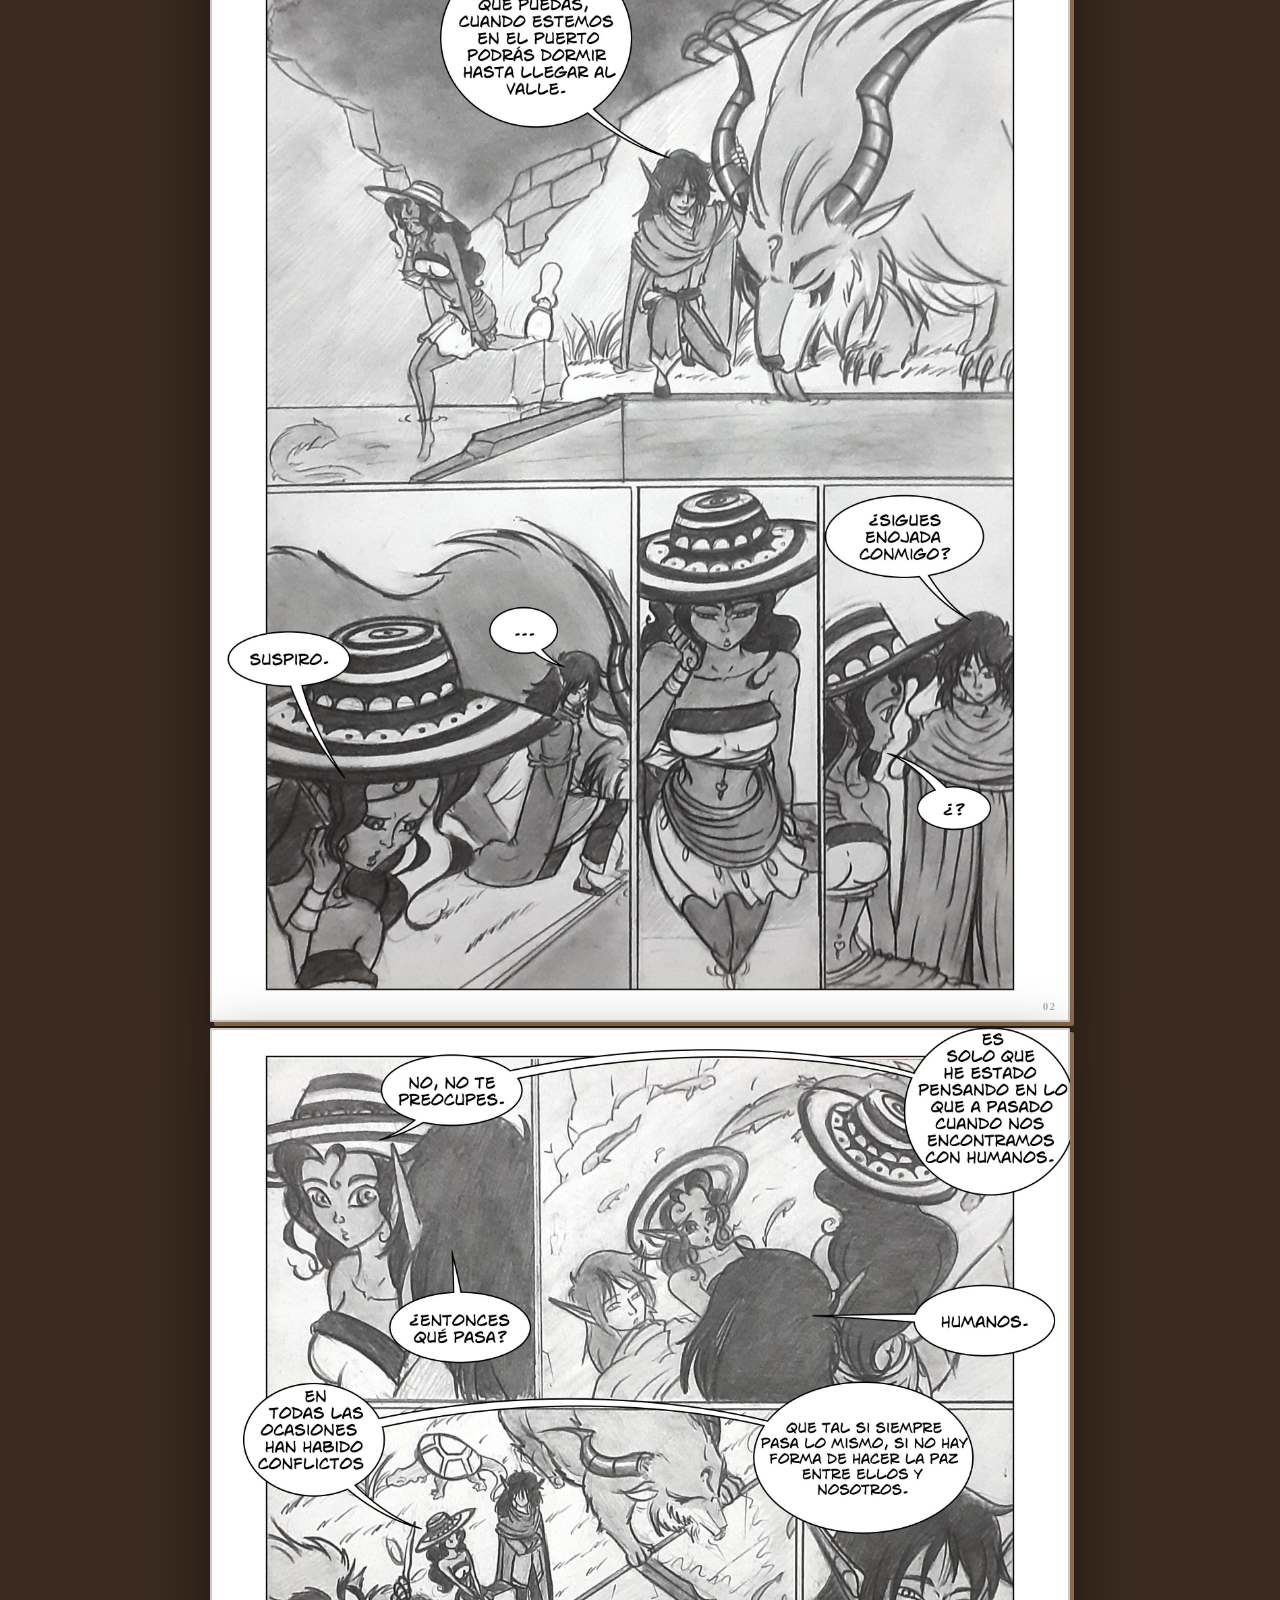
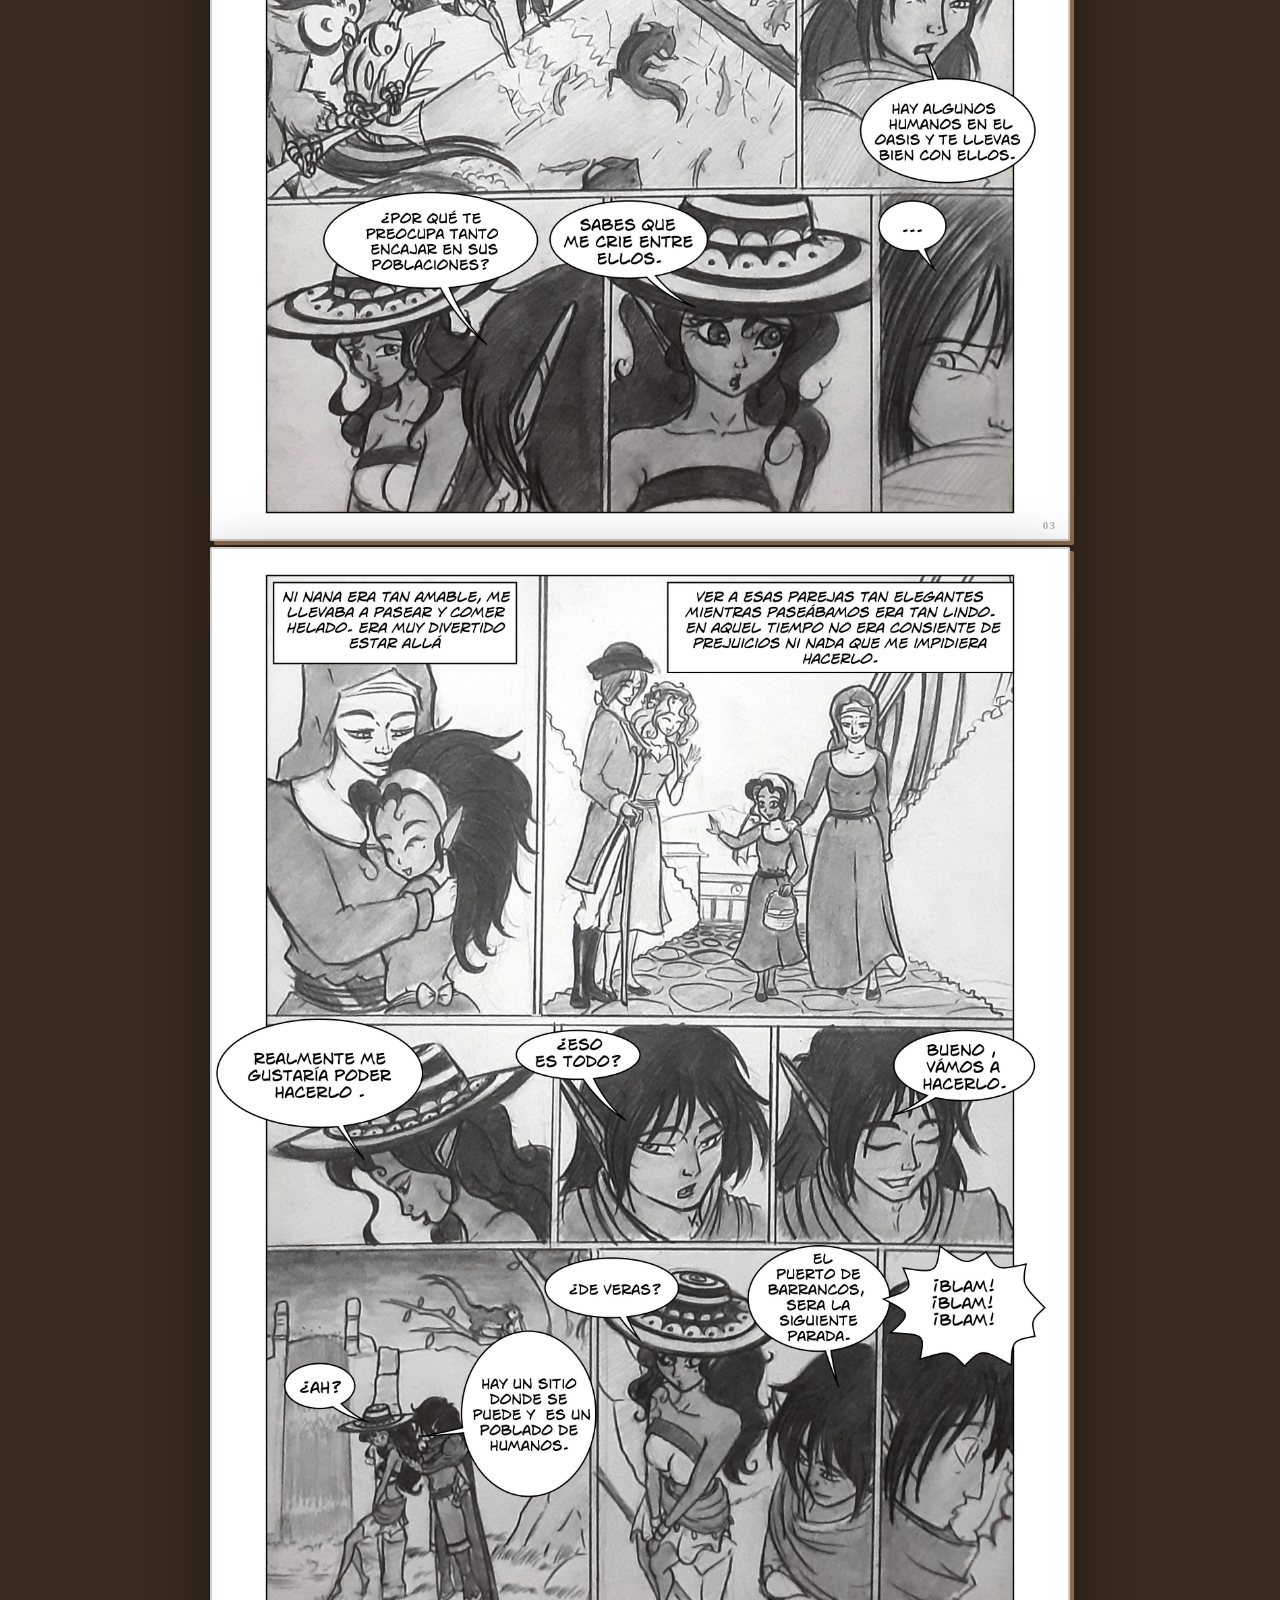
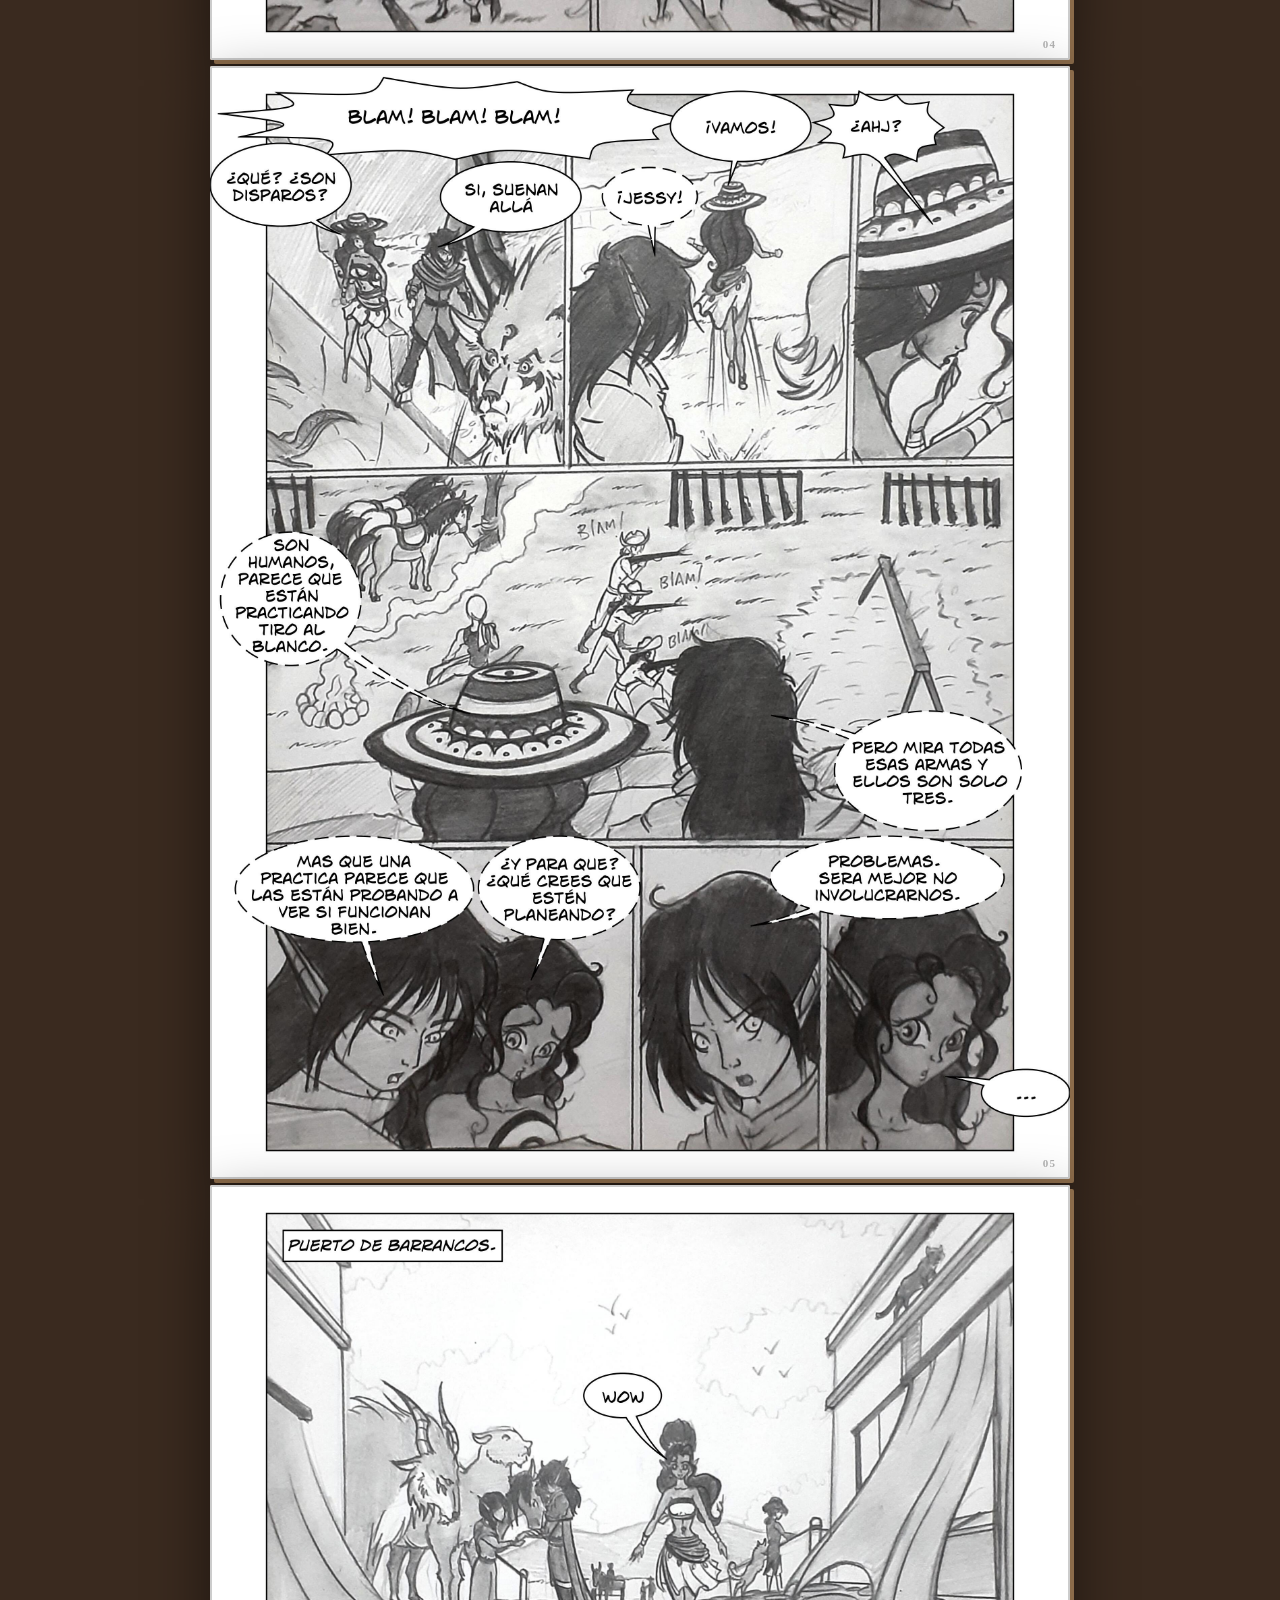
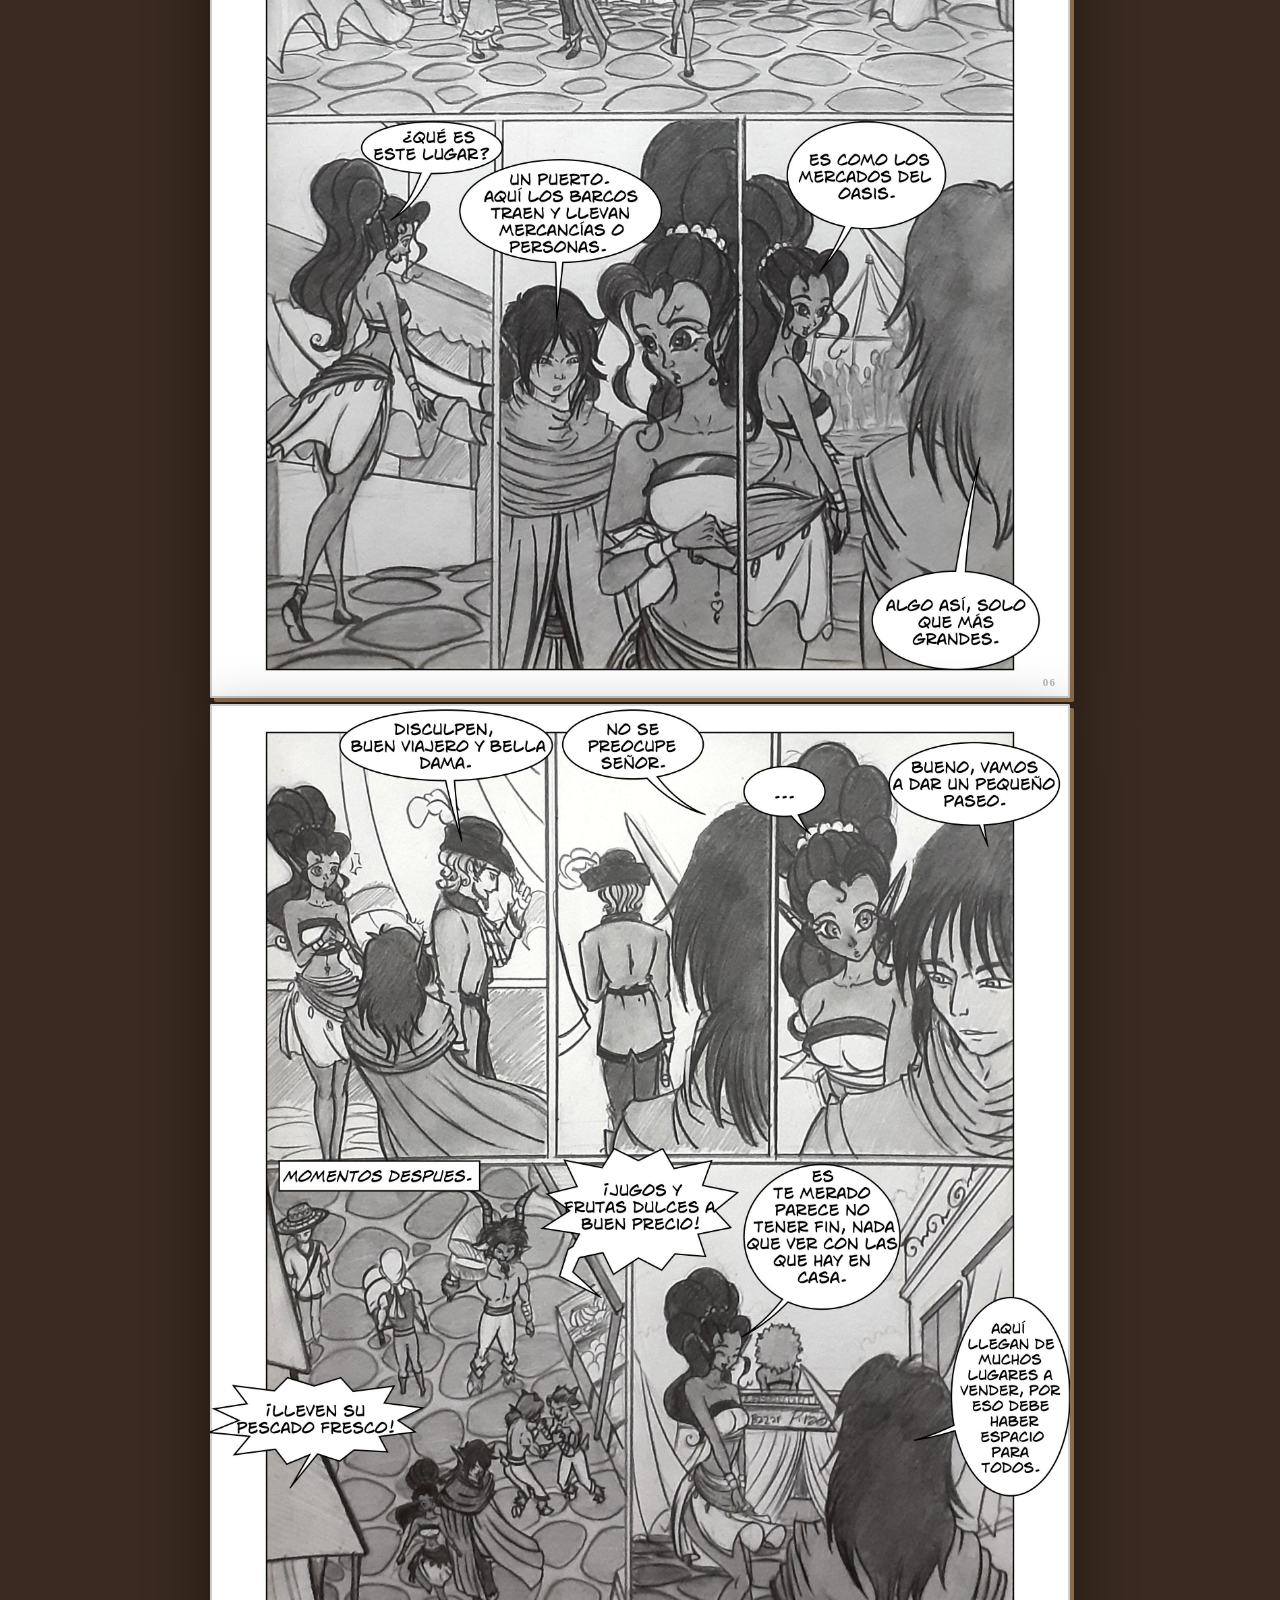
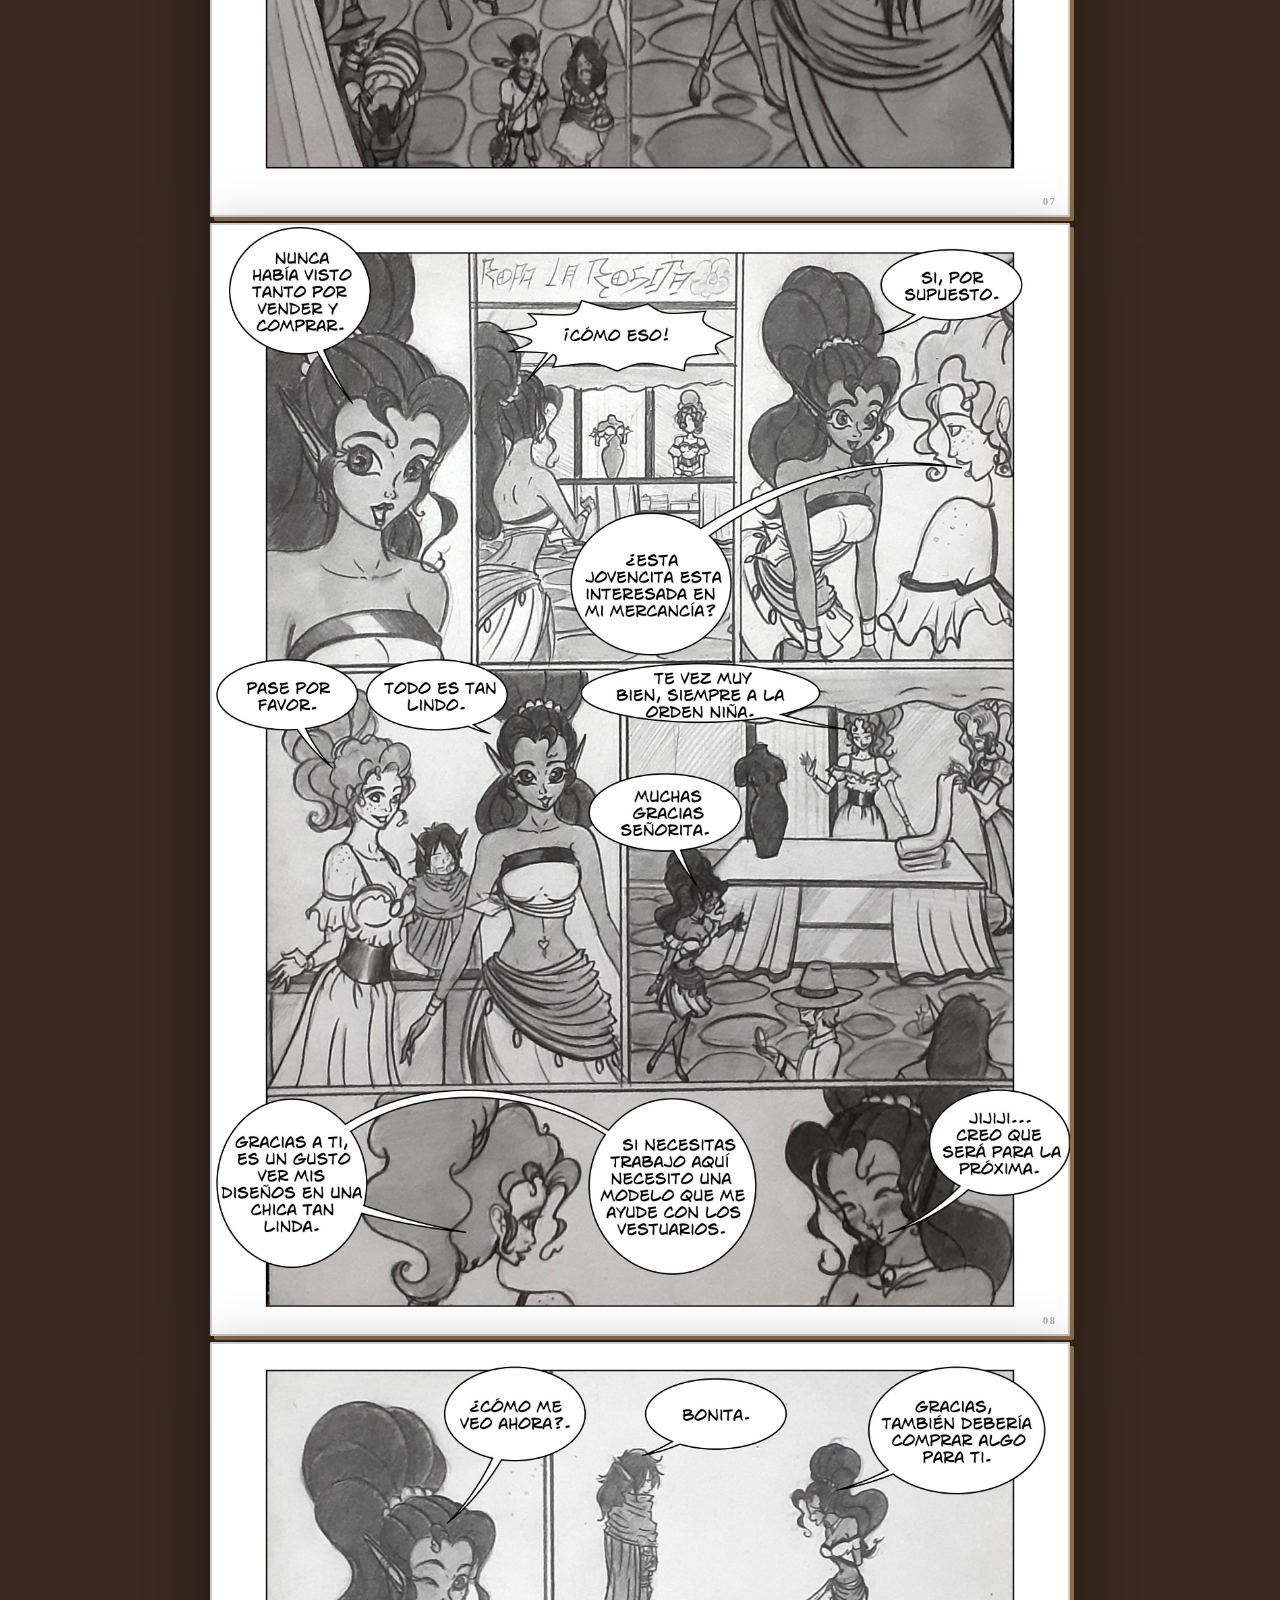
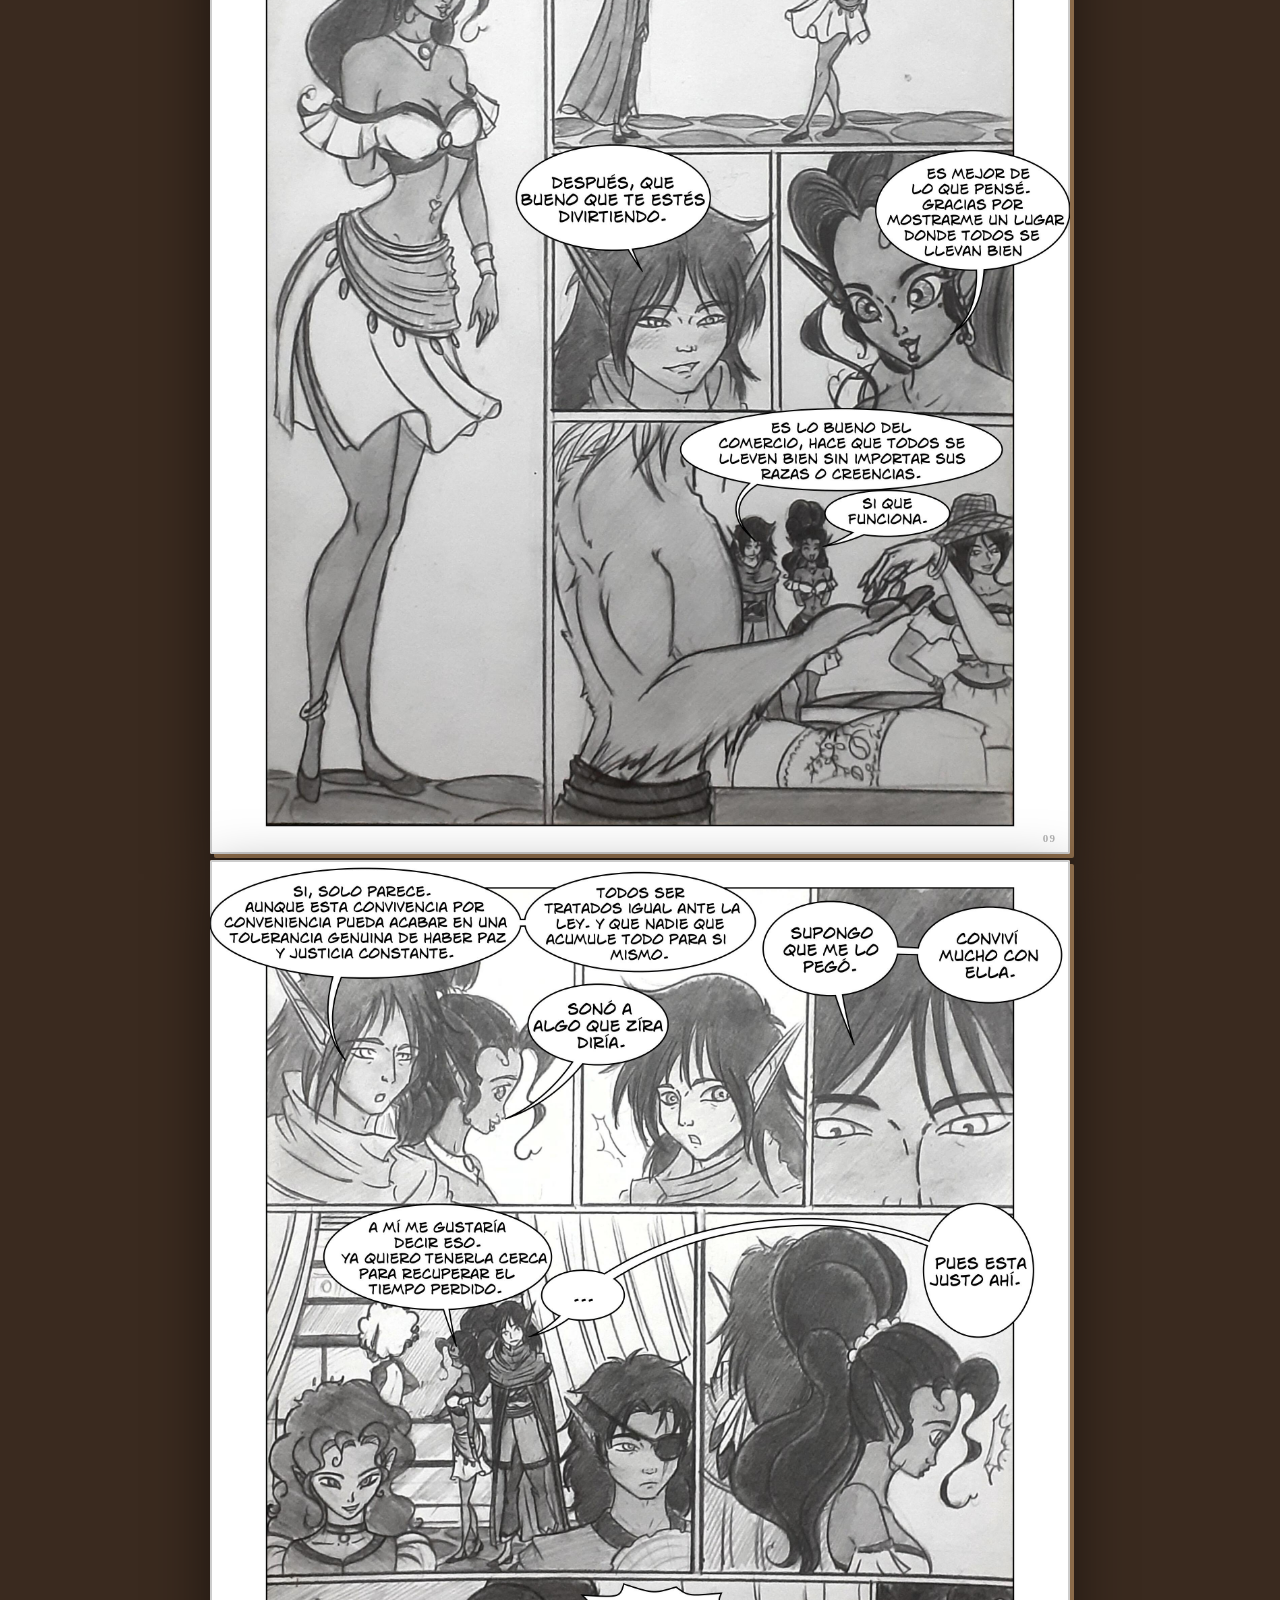
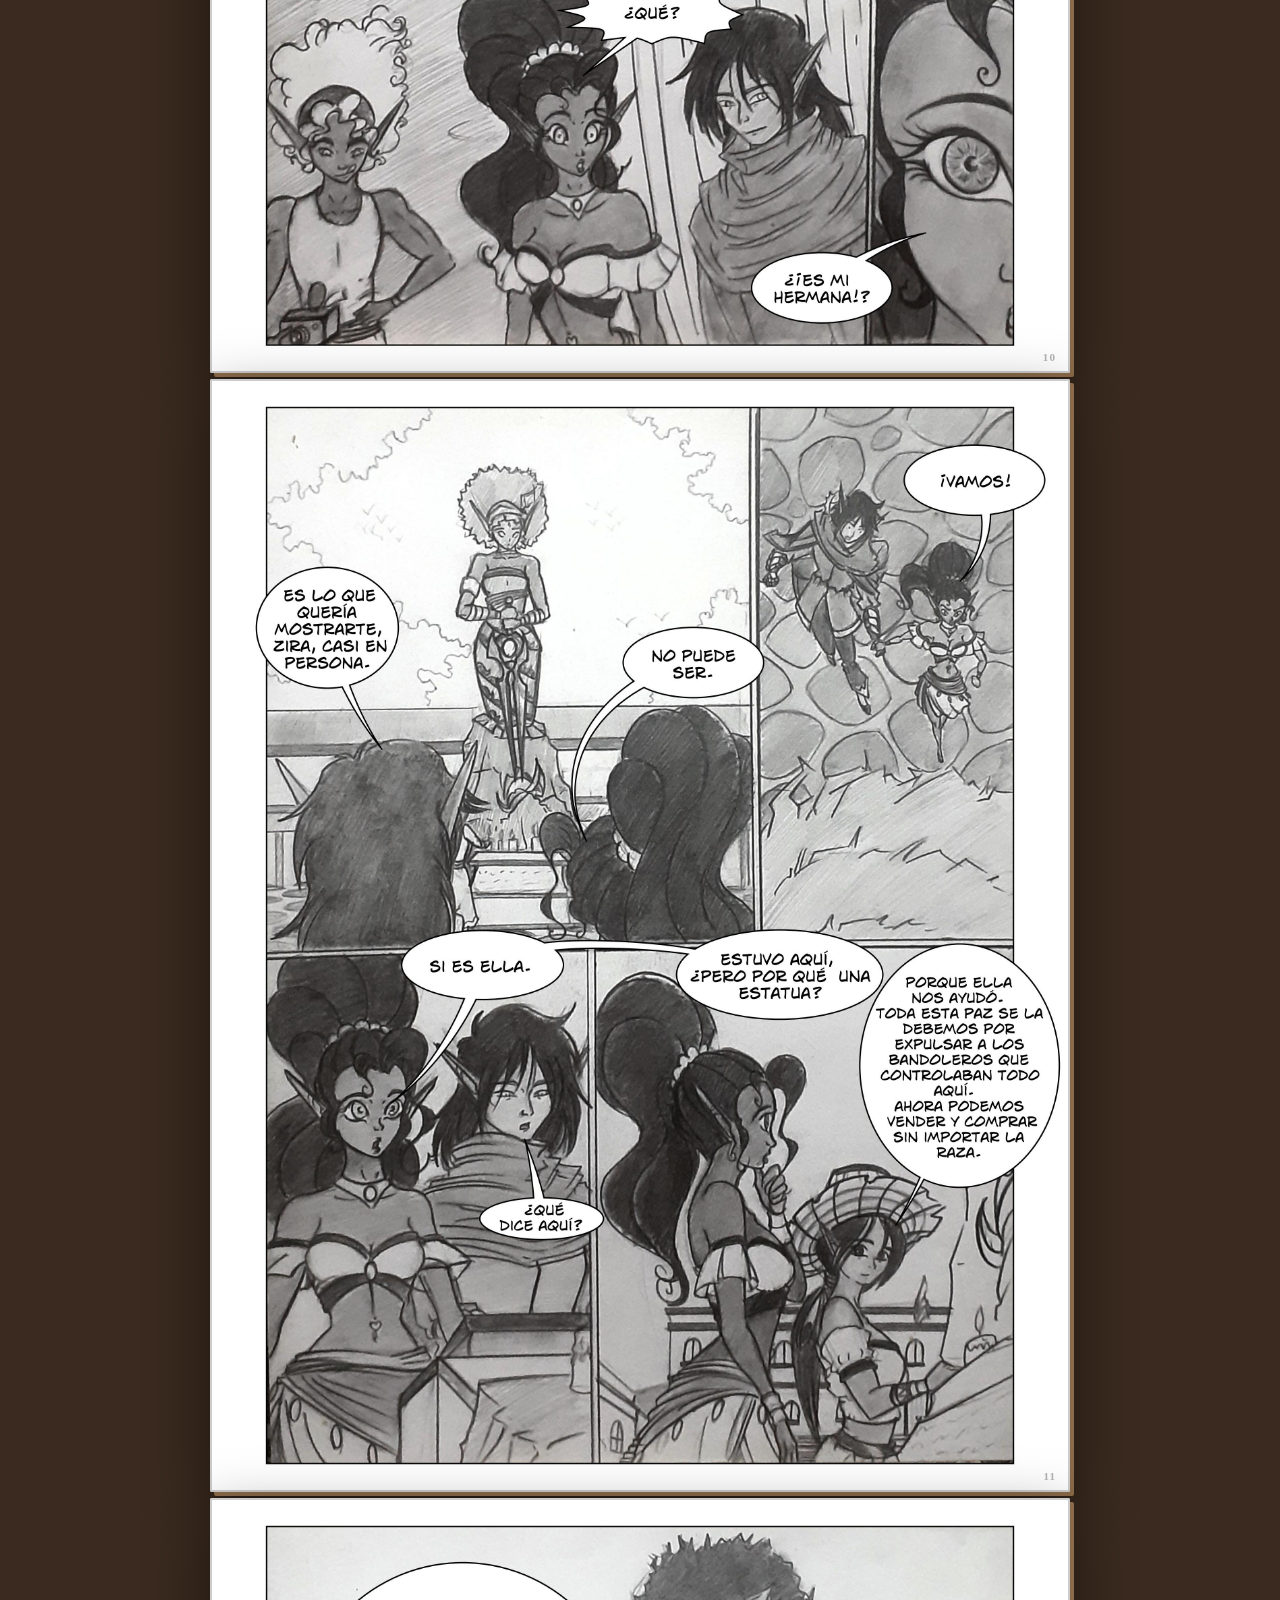
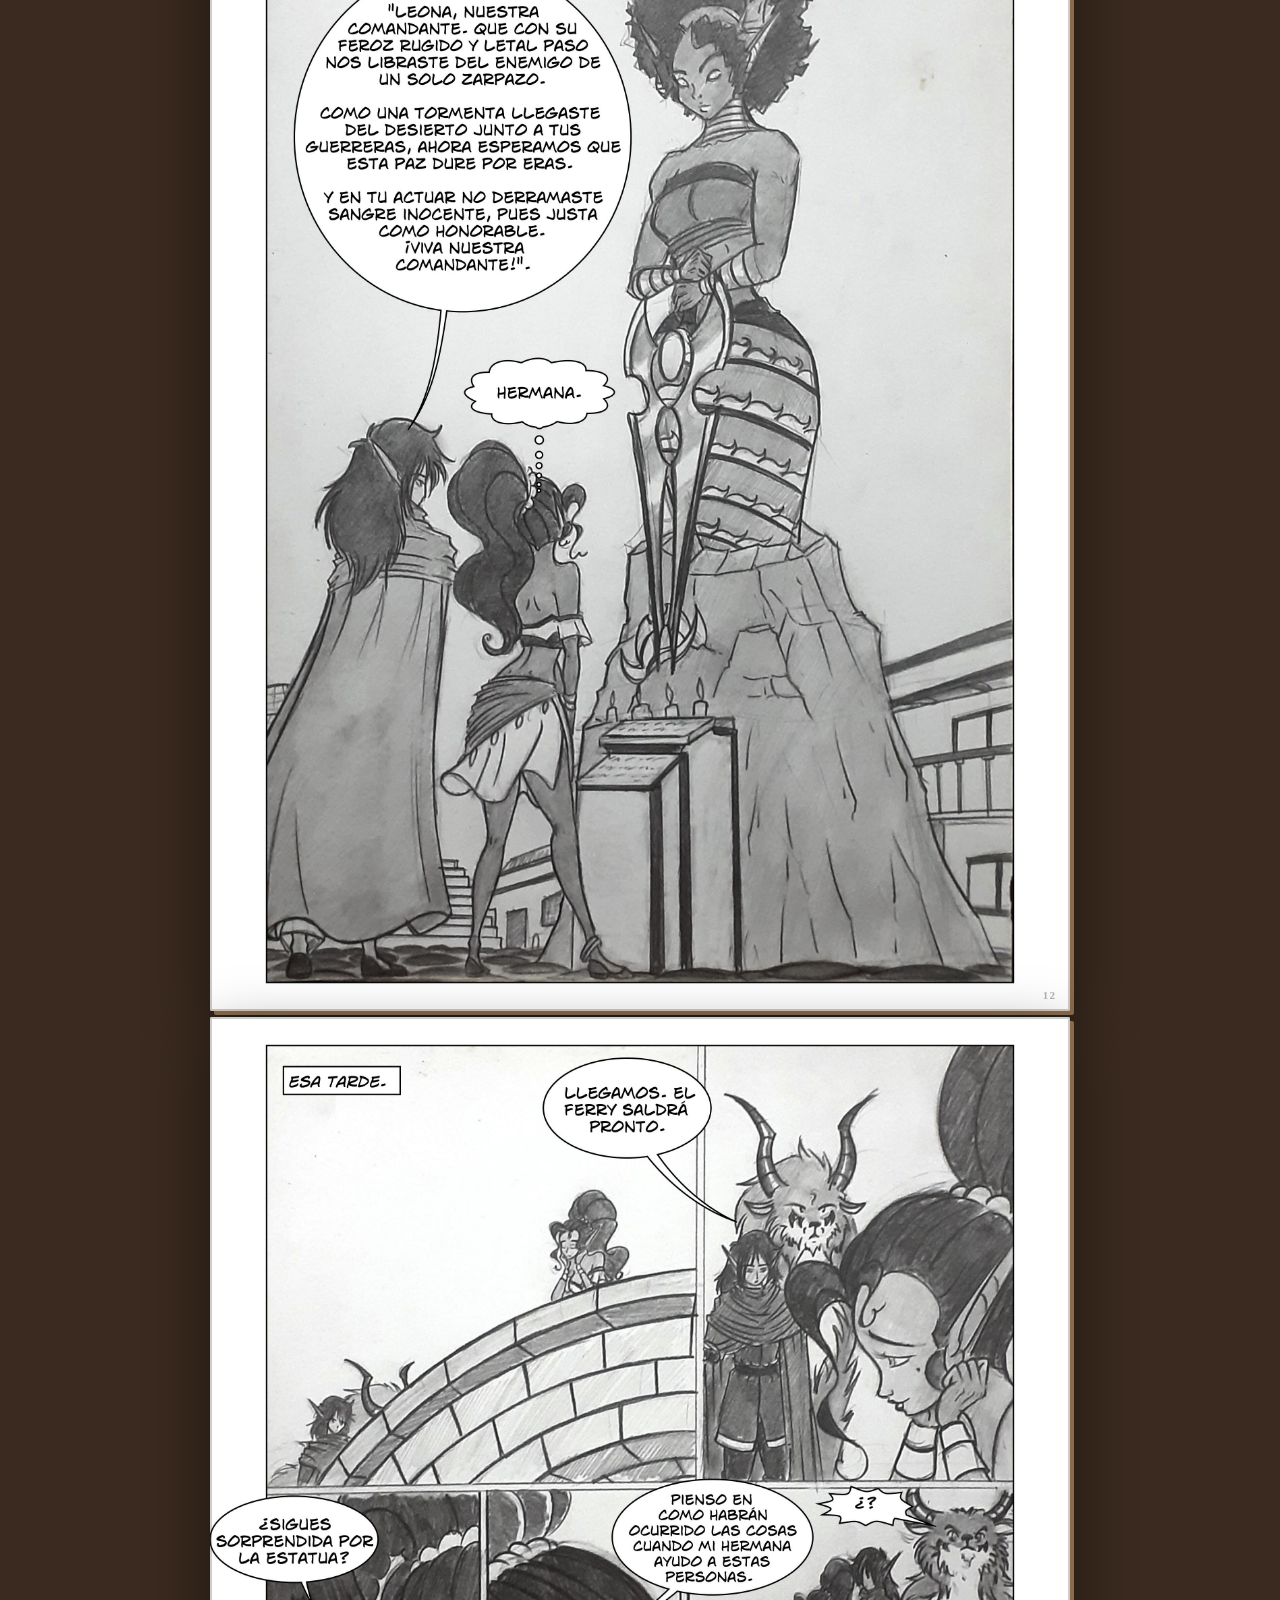
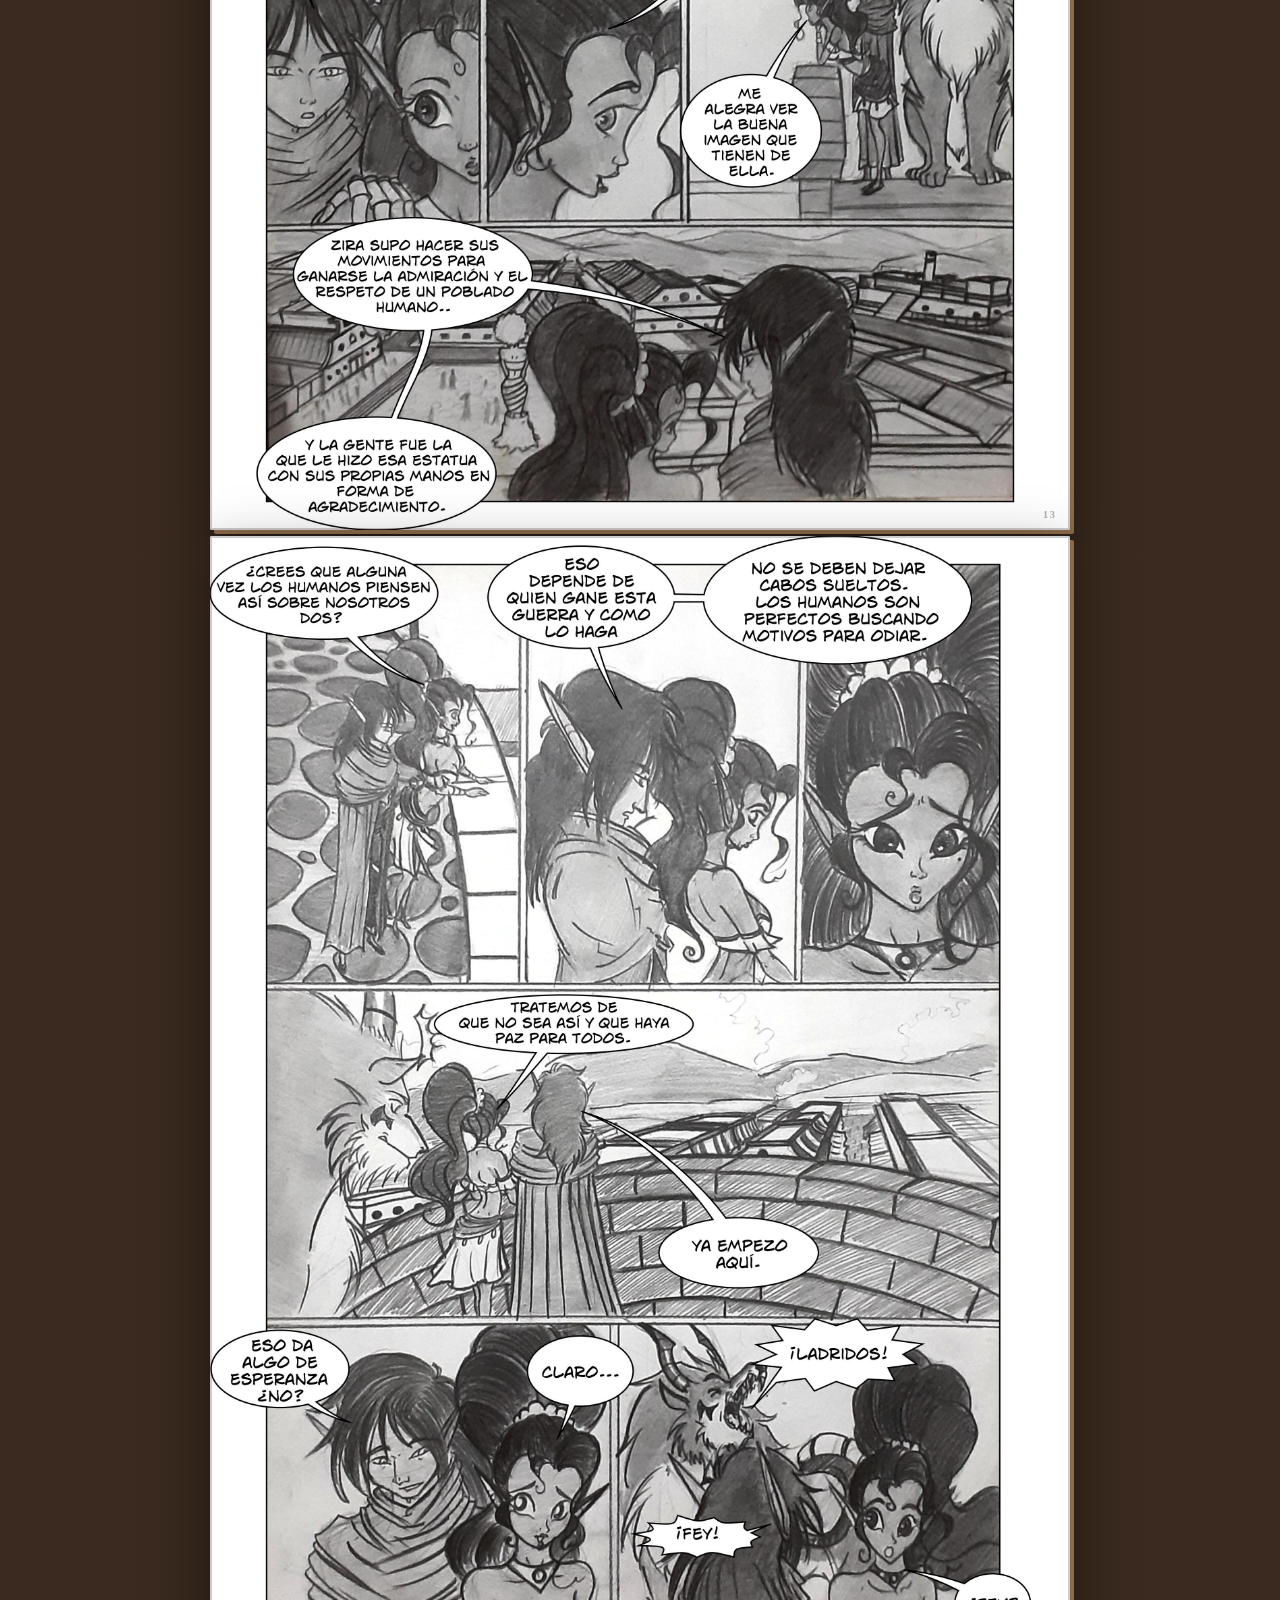
<file: Escribart/capitulo-4/index.html>
<!DOCTYPE html>
<html lang="es">
<head>
    <meta charset="UTF-8">
    <meta name="viewport" content="width=device-width, initial-scale=1.0">
    <title>Escribart · Capítulo 4 · Última parada</title>
    <link rel="preconnect" href="https://fonts.googleapis.com">
    <link href="https://fonts.googleapis.com/css2?family=Bebas+Neue&family=Noto+Serif+JP:wght@300;700&family=Barlow+Condensed:ital,wght@0,300;0,600;1,300&family=Permanent+Marker&display=swap" rel="stylesheet">
    <link rel="stylesheet" href="styles.css">
</head>
<body>

    <nav class="top-nav">
        <a href="../capitulo-3/index.html" class="back-link">← Cap. 03</a>
        <div class="nav-chapter-id">CAPÍTULO 04</div>
        <a href="../capitulo-5/index.html" class="nav-next">Cap. 05 →</a>
    </nav>

    <div class="chapter-hero">
        <p class="chapter-eyebrow">Escribart · 2026</p>
        <h1 class="chapter-title">ÚLTIMA PARADA</h1>
        <div class="chapter-line"></div>
        <p class="chapter-subtitle">Capítulo 4</p>
    </div>

    <div class="comic-container">
        <div class="page-wrapper" data-page="01"><img src="./Page_01.jpg" alt="Página 1"></div>
        <div class="page-wrapper" data-page="02"><img src="./Page_02.jpg" alt="Página 2"></div>
        <div class="page-wrapper" data-page="03"><img src="./Page_03.jpg" alt="Página 3"></div>
        <div class="page-wrapper" data-page="04"><img src="./Page_04.jpg" alt="Página 4"></div>
        <div class="page-wrapper" data-page="05"><img src="./Page_05.jpg" alt="Página 5"></div>
        <div class="page-wrapper" data-page="06"><img src="./Page_06.jpg" alt="Página 6"></div>
        <div class="page-wrapper" data-page="07"><img src="./Page_07.jpg" alt="Página 7"></div>
        <div class="page-wrapper" data-page="08"><img src="./Page_08.jpg" alt="Página 8"></div>
        <div class="page-wrapper" data-page="09"><img src="./Page_09.jpg" alt="Página 9"></div>
        <div class="page-wrapper" data-page="10"><img src="./Page_10.jpg" alt="Página 10"></div>
        <div class="page-wrapper" data-page="11"><img src="./Page_11.jpg" alt="Página 11"></div>
        <div class="page-wrapper" data-page="12"><img src="./Page_12.jpg" alt="Página 12"></div>
        <div class="page-wrapper" data-page="13"><img src="./Page_13.jpg" alt="Página 13"></div>
        <div class="page-wrapper" data-page="14"><img src="./Page_14.jpg" alt="Página 14"></div>
        <div class="page-wrapper" data-page="15"><img src="./Page_15.jpg" alt="Página 15"></div>
        <div class="page-wrapper" data-page="16"><img src="./Page_16.jpg" alt="Página 16"></div>
        <div class="page-wrapper" data-page="17"><img src="./Page_17.jpg" alt="Página 17"></div>
    </div>

    <div class="next-chapter-section">
        <p class="next-label">CONTINÚA</p>
        <a href="../capitulo-5/index.html" class="btn-next">
            <span>CAPÍTULO 05</span>
            <span class="arrow">→</span>
        </a>
        <br>
        <a href="../index.html" class="back-index">↑ Volver al índice</a>
    </div>

    <footer>
        ESCRIBART &nbsp;·&nbsp; 2026 &nbsp;·&nbsp; El Cartonero &nbsp;·&nbsp; Historietas para mi
    </footer>

    <script>
        const observer = new IntersectionObserver((entries) => {
            entries.forEach(entry => {
                if (entry.isIntersecting) {
                    entry.target.classList.add('visible');
                    observer.unobserve(entry.target);
                }
            });
        }, { threshold: 0.05, rootMargin: '0px 0px -40px 0px' });
        document.querySelectorAll('.page-wrapper').forEach(el => observer.observe(el));
    </script>

</body>
</html>
</file>
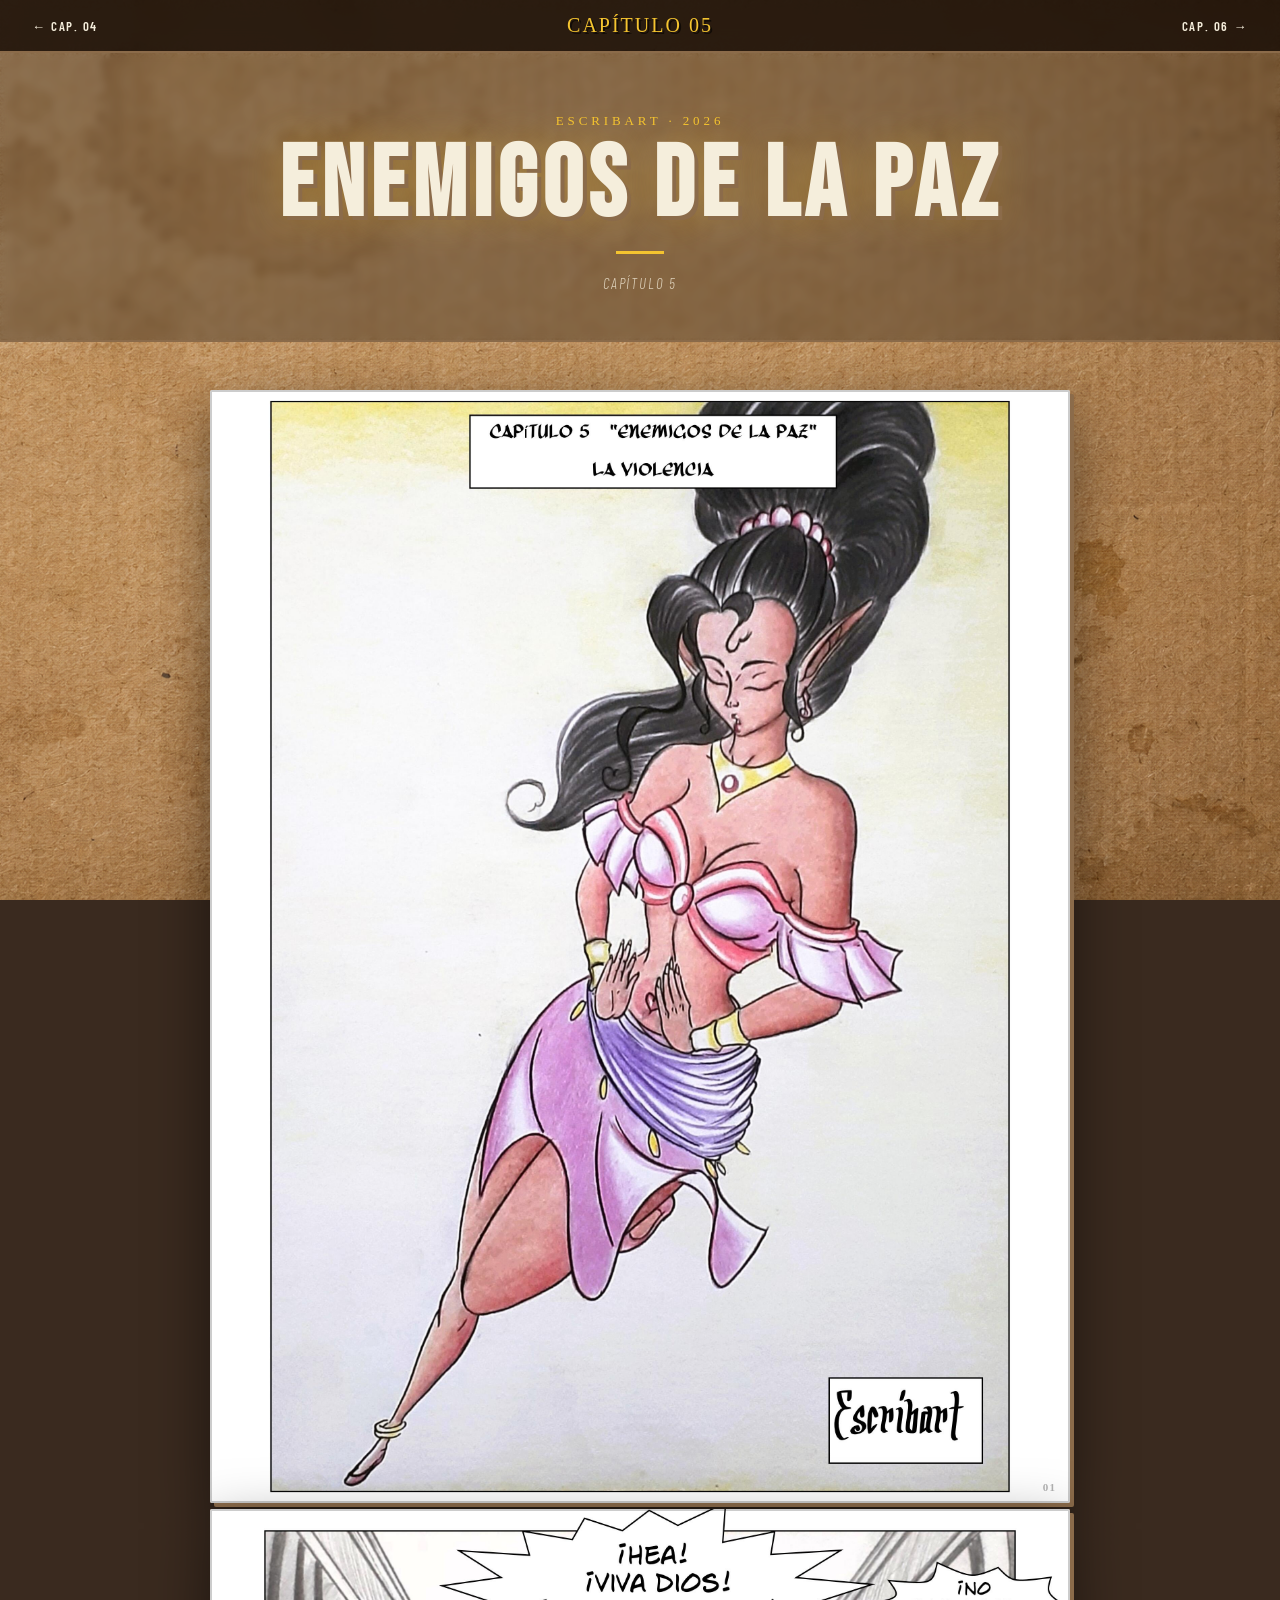
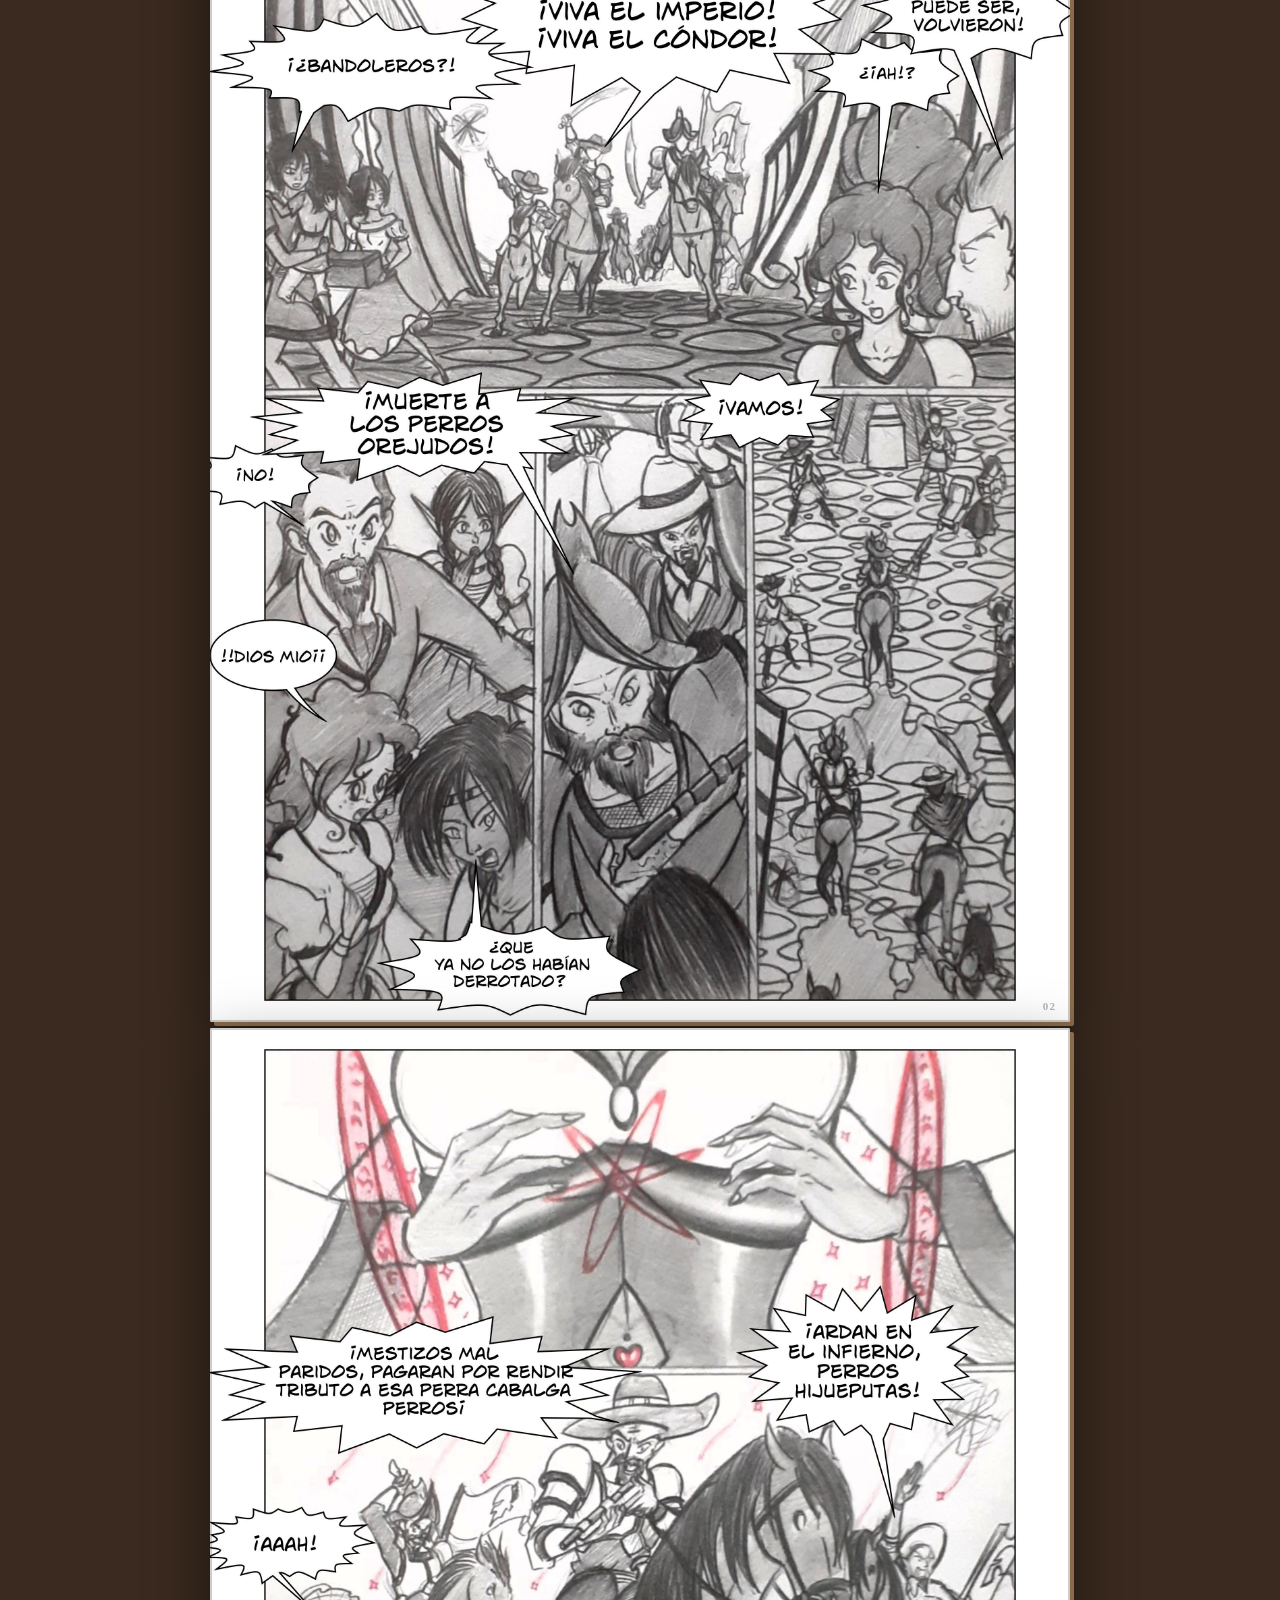
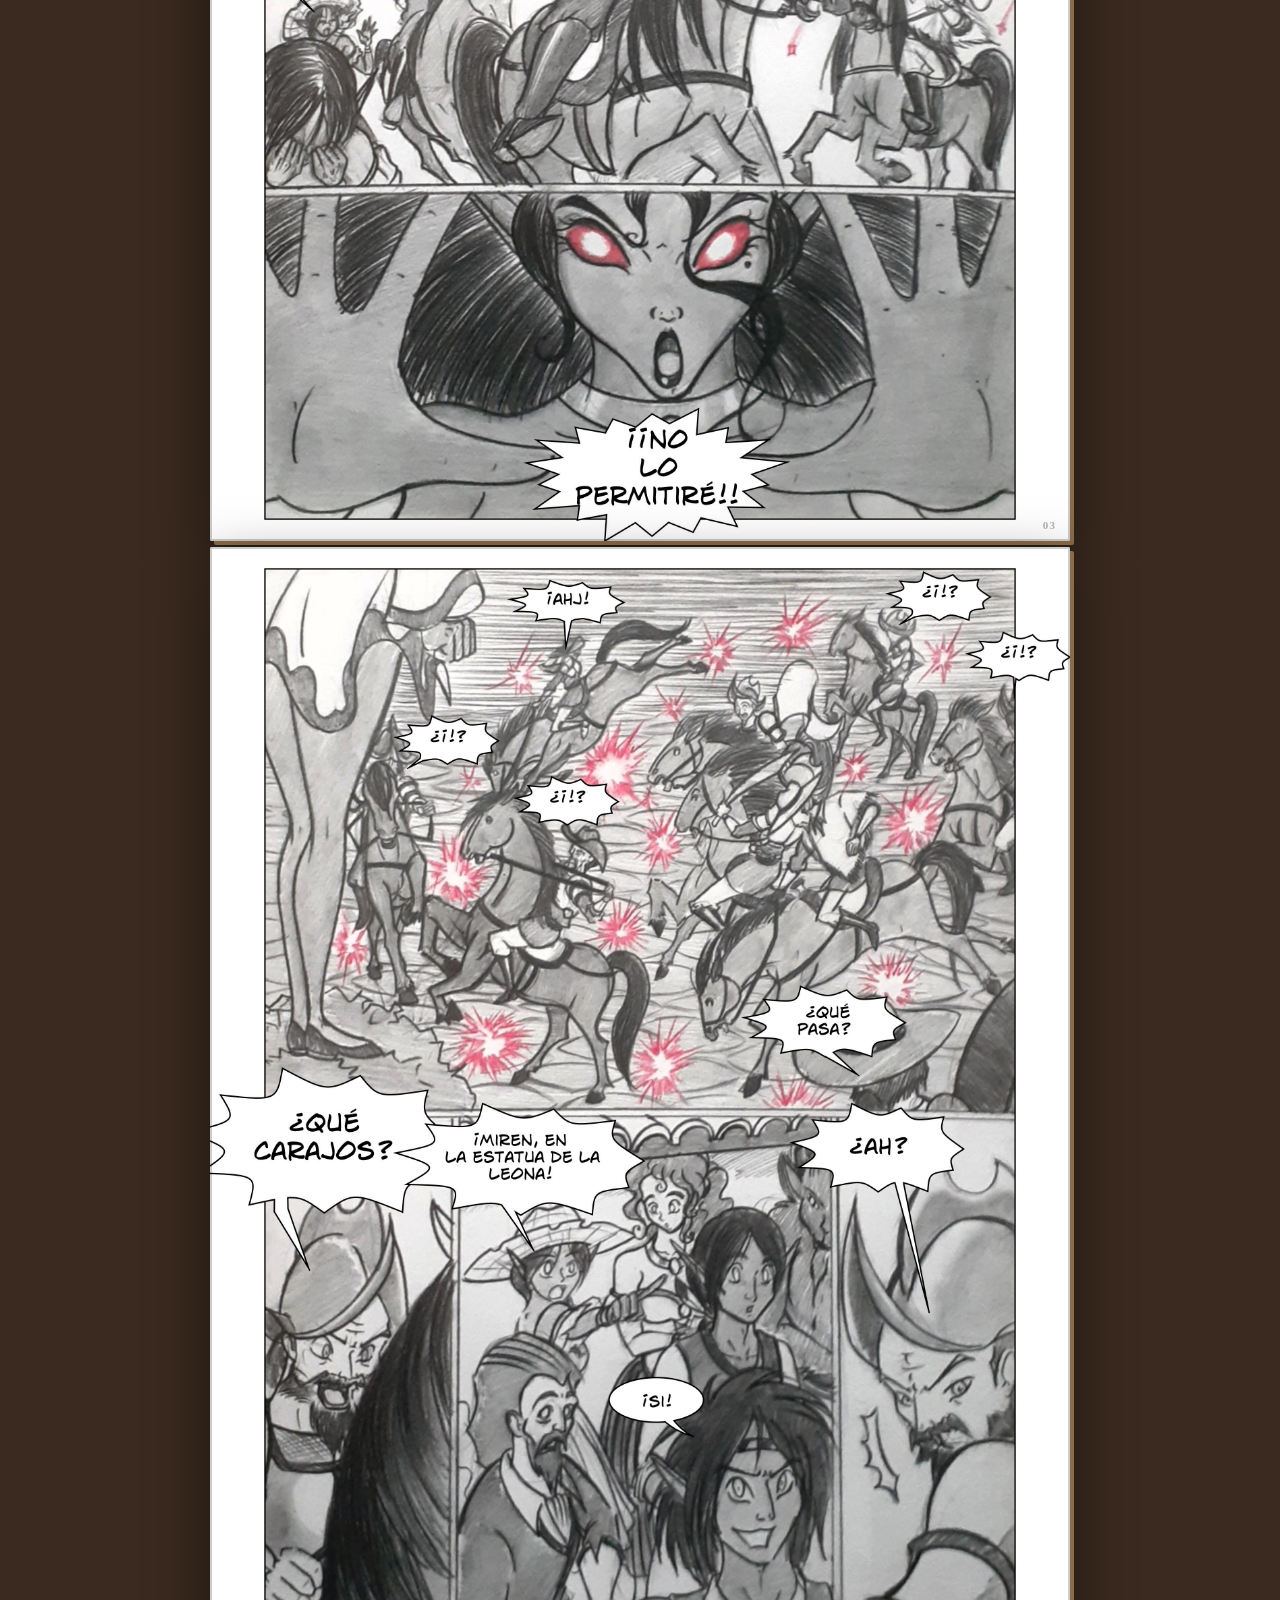
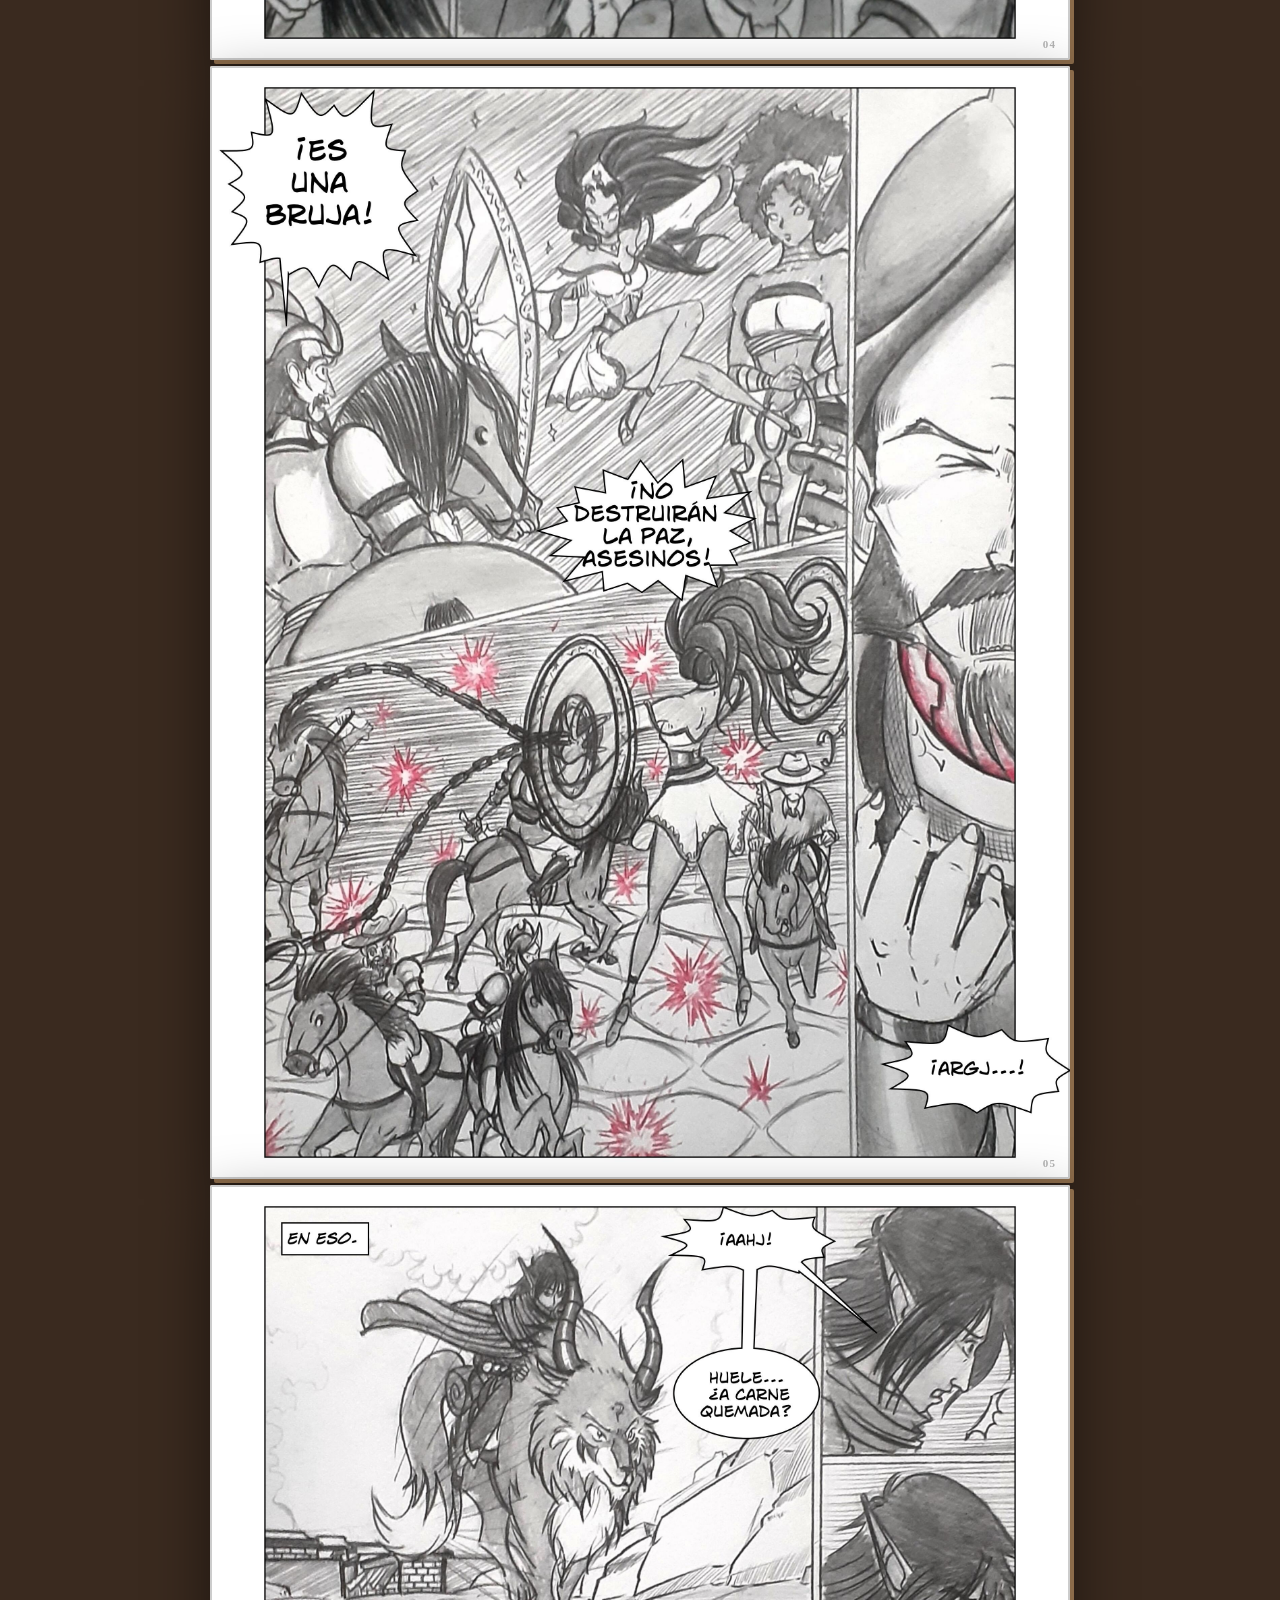
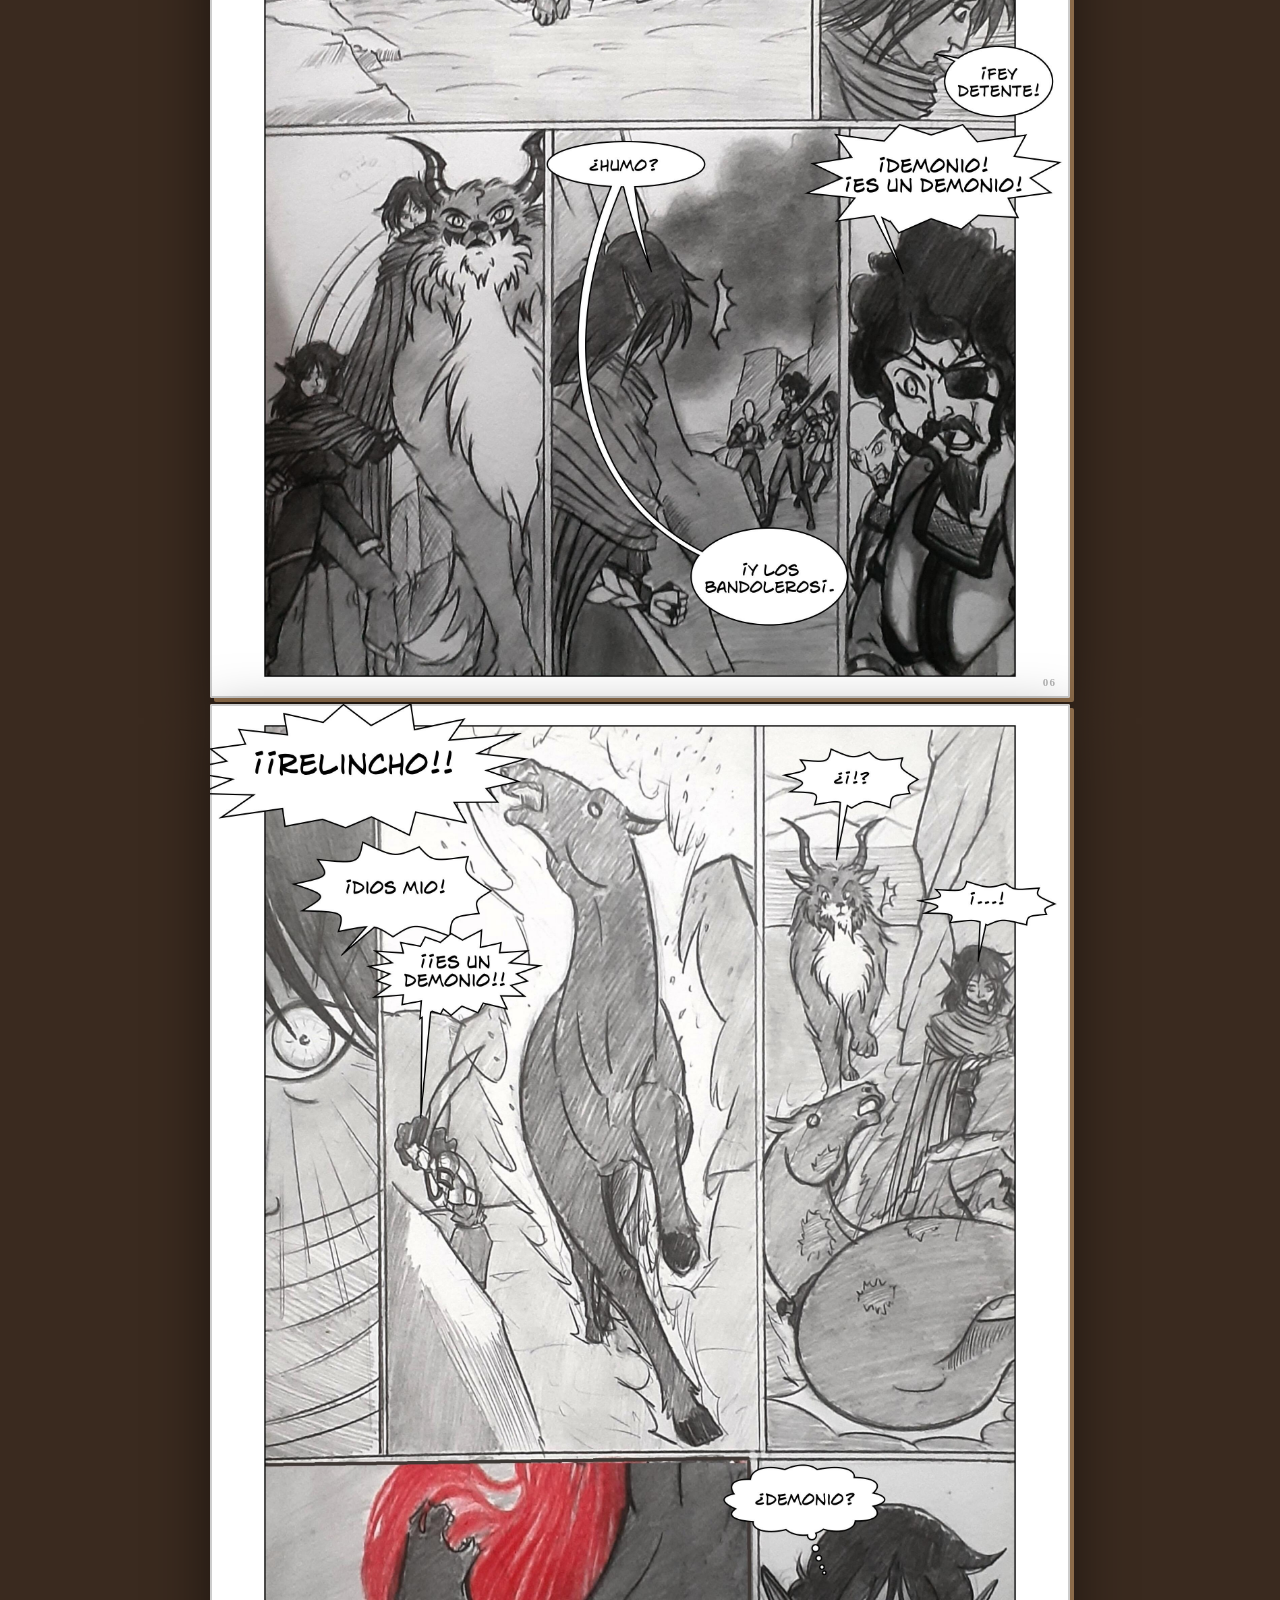
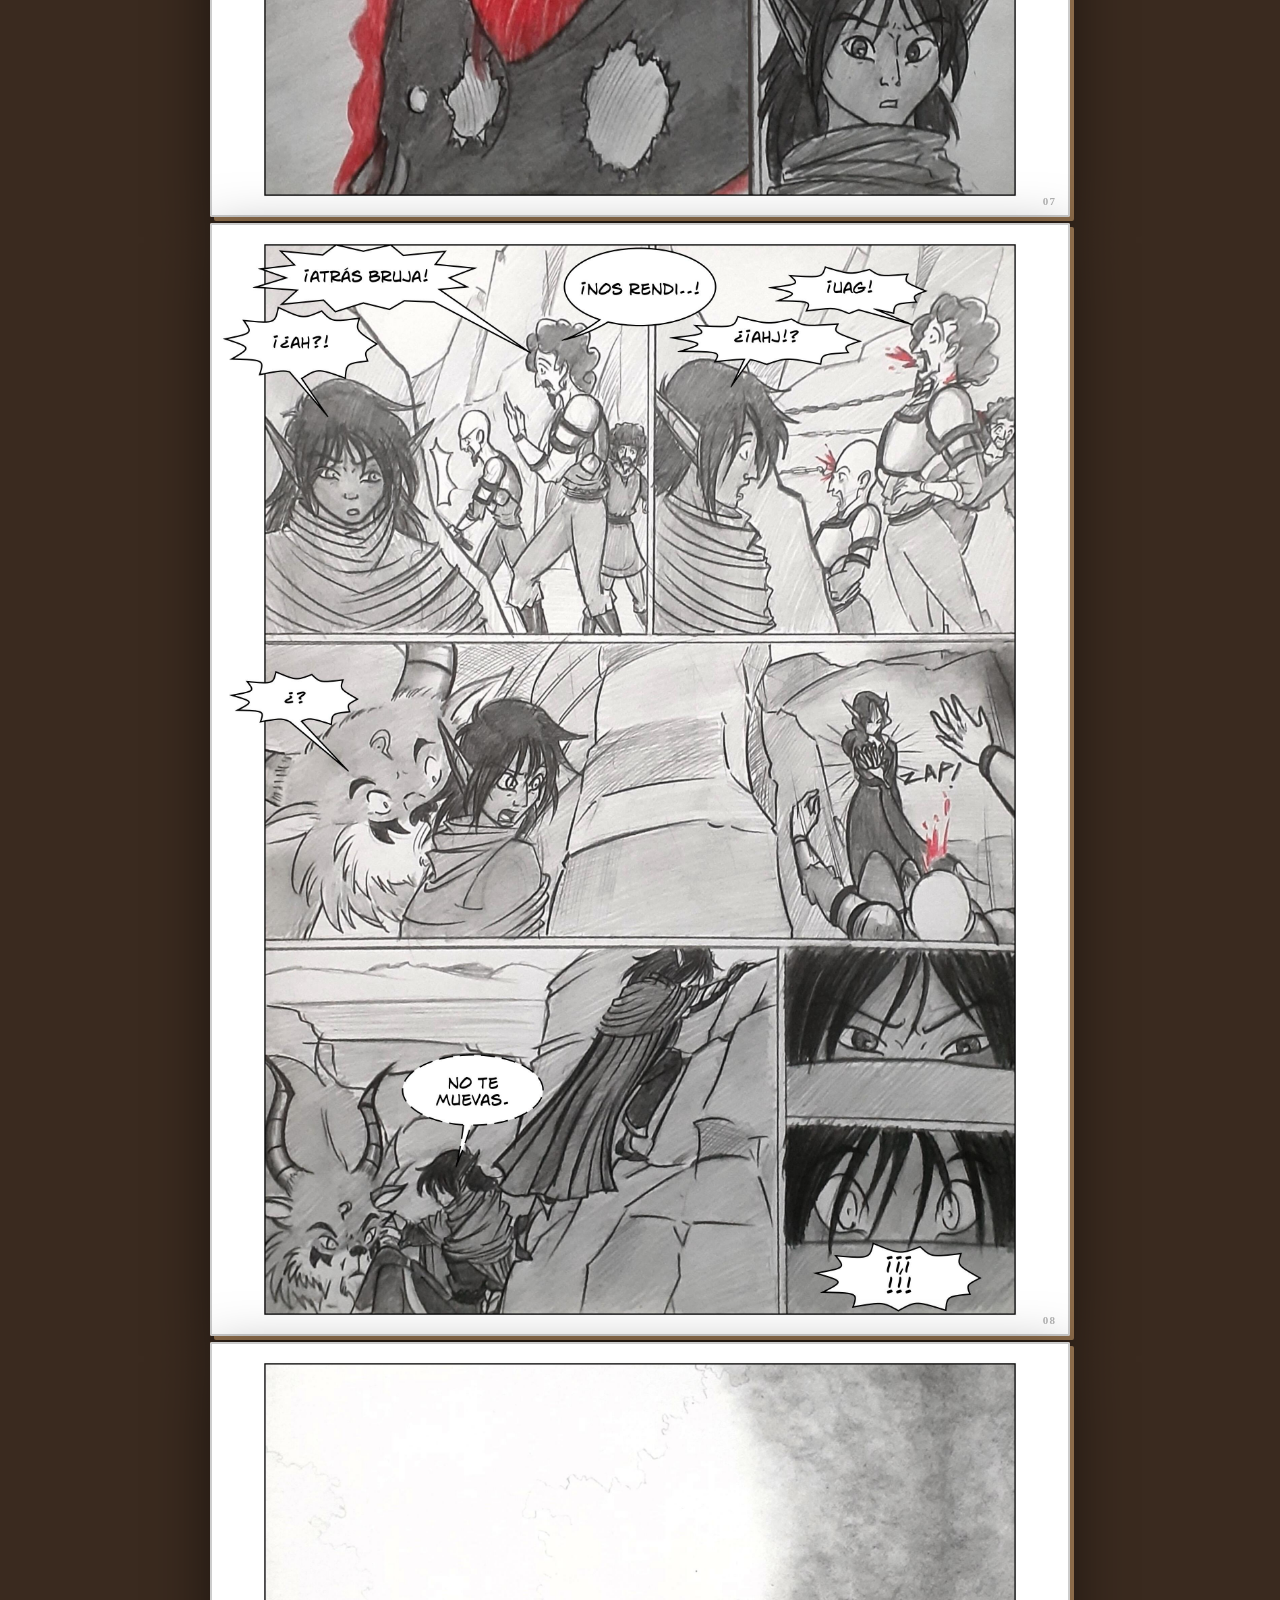
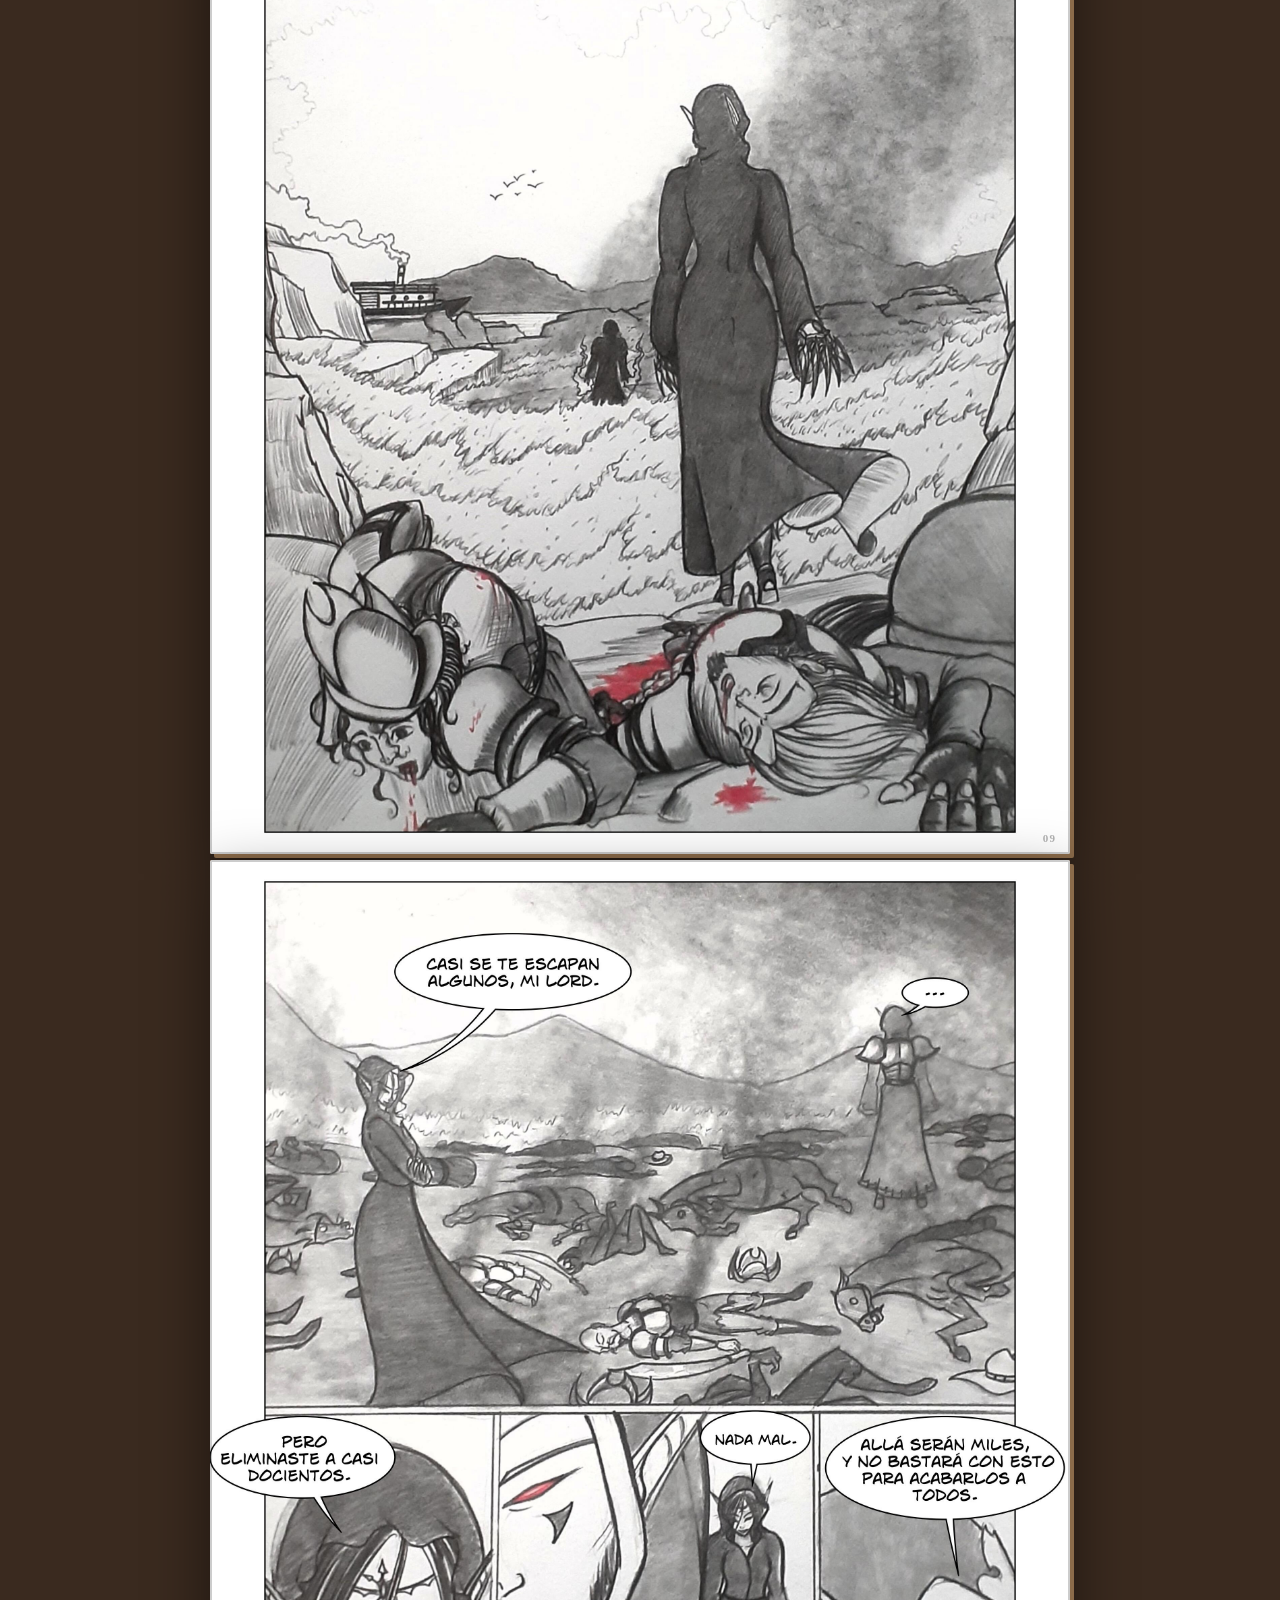
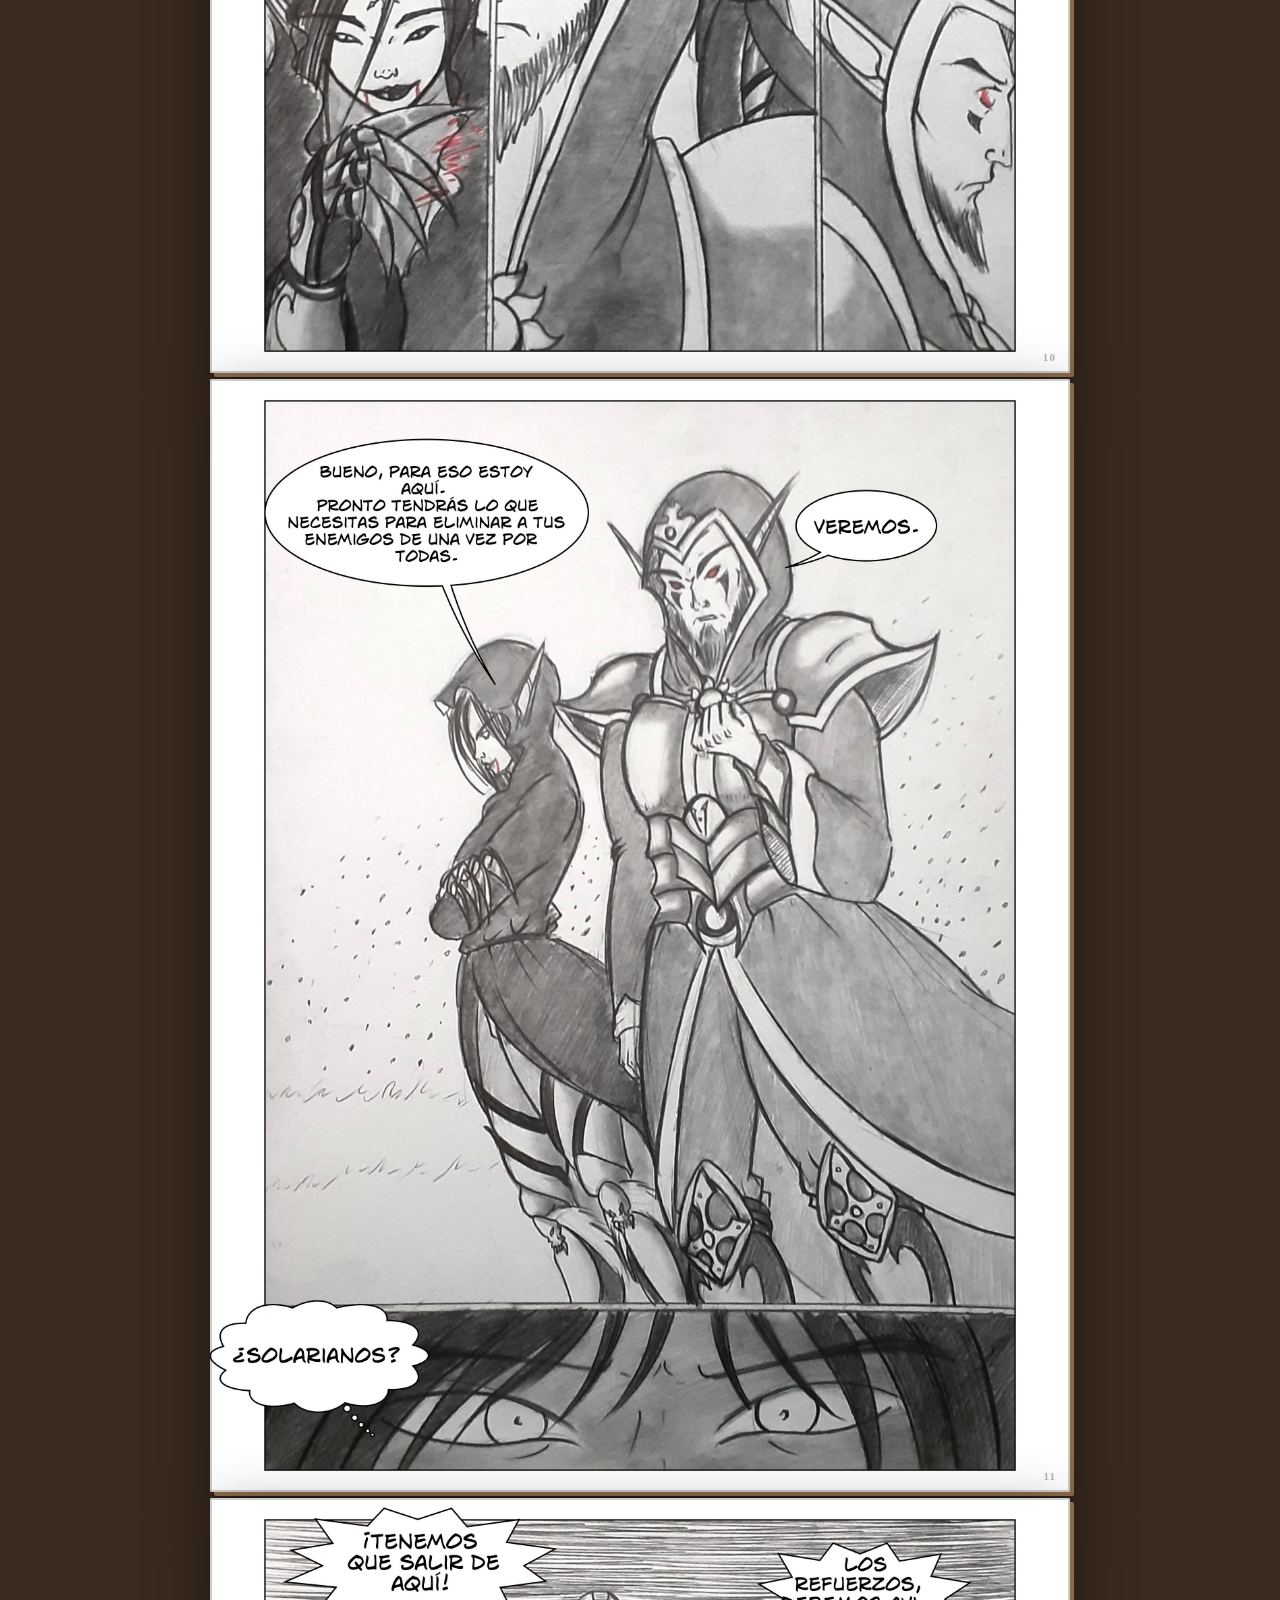
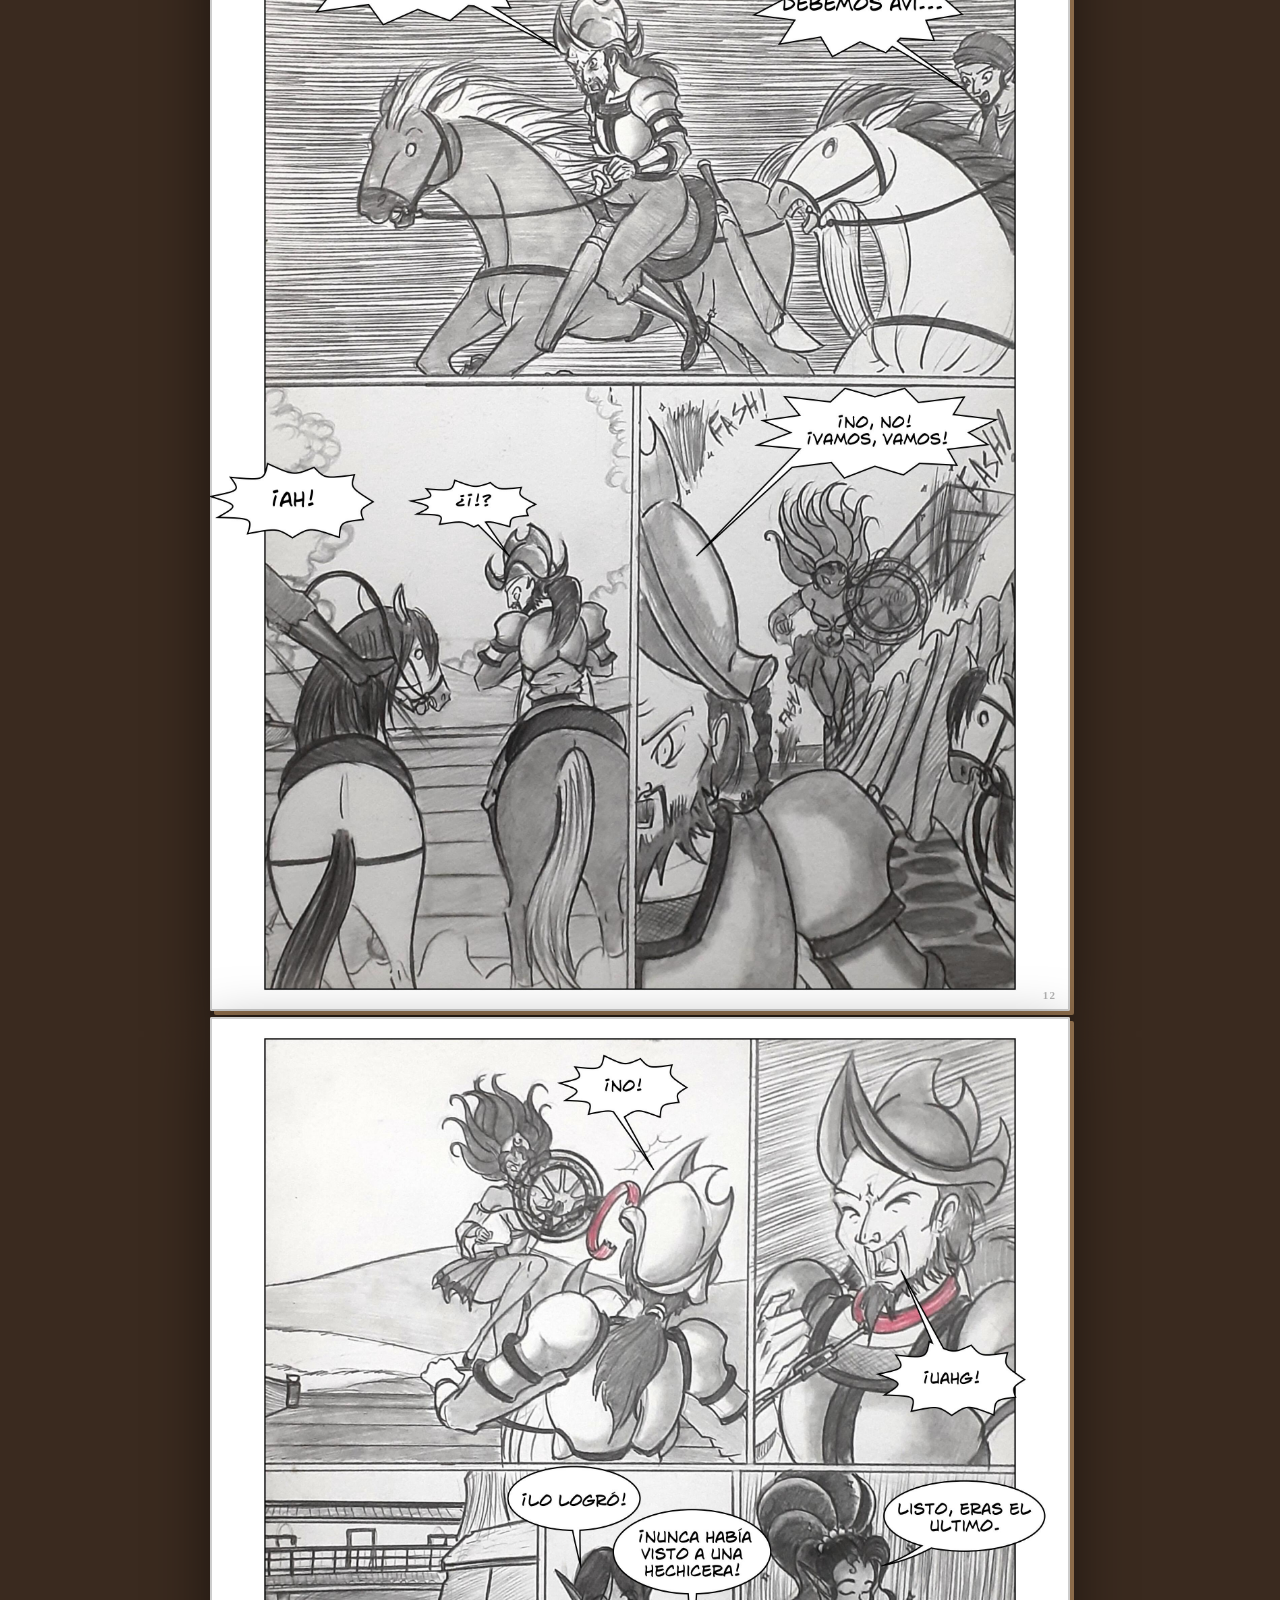
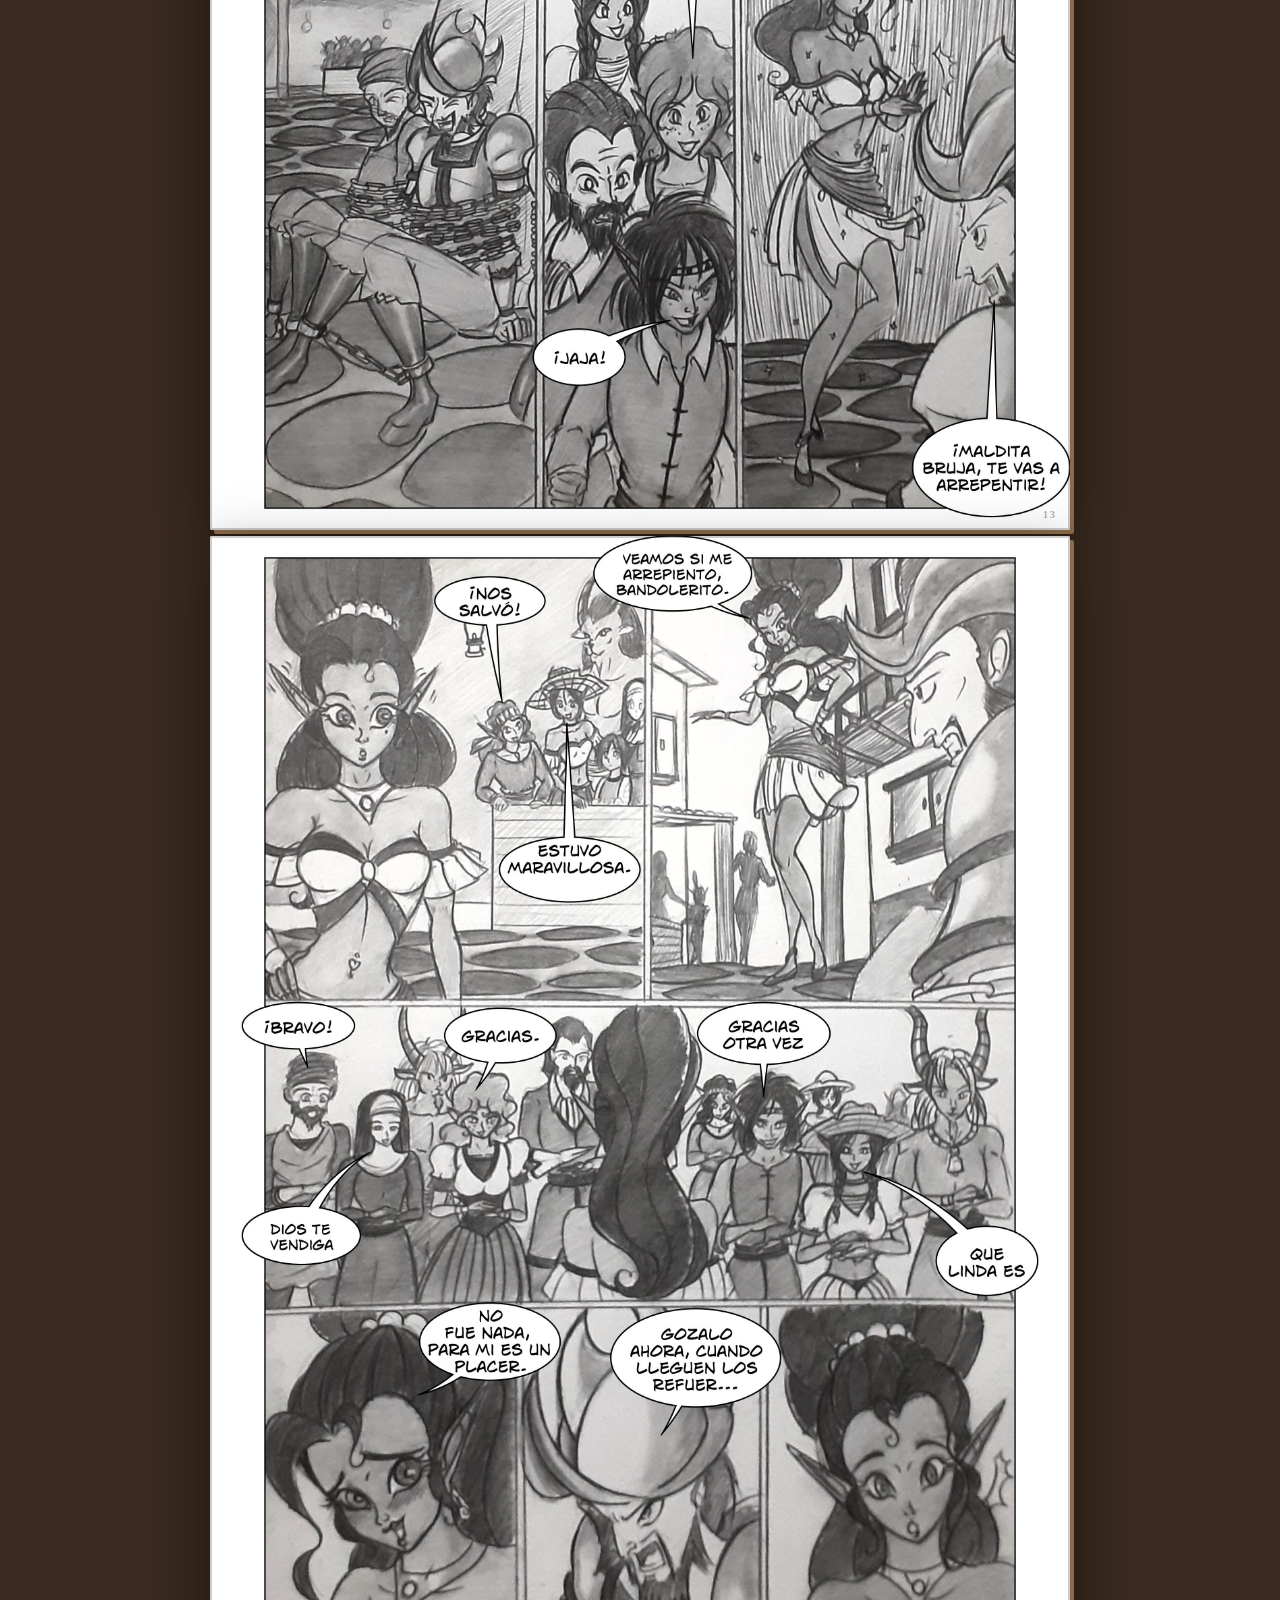
<file: Escribart/capitulo-5/index.html>
<!DOCTYPE html>
<html lang="es">
<head>
    <meta charset="UTF-8">
    <meta name="viewport" content="width=device-width, initial-scale=1.0">
    <title>Escribart · Capítulo 5 · Enemigos de la paz</title>
    <link rel="preconnect" href="https://fonts.googleapis.com">
    <link href="https://fonts.googleapis.com/css2?family=Bebas+Neue&family=Noto+Serif+JP:wght@300;700&family=Barlow+Condensed:ital,wght@0,300;0,600;1,300&family=Permanent+Marker&display=swap" rel="stylesheet">
    <link rel="stylesheet" href="styles.css">
</head>
<body>

    <nav class="top-nav">
        <a href="../capitulo-4/index.html" class="back-link">← Cap. 04</a>
        <div class="nav-chapter-id">CAPÍTULO 05</div>
        <a href="../capitulo-6/index.html" class="nav-next">Cap. 06 →</a>
    </nav>

    <div class="chapter-hero">
        <p class="chapter-eyebrow">Escribart · 2026</p>
        <h1 class="chapter-title">ENEMIGOS DE LA PAZ</h1>
        <div class="chapter-line"></div>
        <p class="chapter-subtitle">Capítulo 5</p>
    </div>

    <div class="comic-container">
        <div class="page-wrapper" data-page="01"><img src="./Page_01.jpg" alt="Página 1"></div>
        <div class="page-wrapper" data-page="02"><img src="./Page_02.jpg" alt="Página 2"></div>
        <div class="page-wrapper" data-page="03"><img src="./Page_03.jpg" alt="Página 3"></div>
        <div class="page-wrapper" data-page="04"><img src="./Page_04.jpg" alt="Página 4"></div>
        <div class="page-wrapper" data-page="05"><img src="./Page_05.jpg" alt="Página 5"></div>
        <div class="page-wrapper" data-page="06"><img src="./Page_06.jpg" alt="Página 6"></div>
        <div class="page-wrapper" data-page="07"><img src="./Page_07.jpg" alt="Página 7"></div>
        <div class="page-wrapper" data-page="08"><img src="./Page_08.jpg" alt="Página 8"></div>
        <div class="page-wrapper" data-page="09"><img src="./Page_09.jpg" alt="Página 9"></div>
        <div class="page-wrapper" data-page="10"><img src="./Page_10.jpg" alt="Página 10"></div>
        <div class="page-wrapper" data-page="11"><img src="./Page_11.jpg" alt="Página 11"></div>
        <div class="page-wrapper" data-page="12"><img src="./Page_12.jpg" alt="Página 12"></div>
        <div class="page-wrapper" data-page="13"><img src="./Page_13.jpg" alt="Página 13"></div>
        <div class="page-wrapper" data-page="14"><img src="./Page_14.jpg" alt="Página 14"></div>
        <div class="page-wrapper" data-page="15"><img src="./Page_15.jpg" alt="Página 15"></div>
        <div class="page-wrapper" data-page="16"><img src="./Page_16.jpg" alt="Página 16"></div>
        <div class="page-wrapper" data-page="17"><img src="./Page_17.jpg" alt="Página 17"></div>
        <div class="page-wrapper" data-page="18"><img src="./Page_18.jpg" alt="Página 18"></div>
        <div class="page-wrapper" data-page="19"><img src="./Page_19.jpg" alt="Página 19"></div>
    </div>

    <div class="next-chapter-section">
        <p class="next-label">CONTINÚA</p>
        <a href="../capitulo-6/index.html" class="btn-next">
            <span>CAPÍTULO 06</span>
            <span class="arrow">→</span>
        </a>
        <br>
        <a href="../index.html" class="back-index">↑ Volver al índice</a>
    </div>

    <footer>
        ESCRIBART &nbsp;·&nbsp; 2026 &nbsp;·&nbsp; El Cartonero &nbsp;·&nbsp; Historietas para mi
    </footer>

    <script>
        const observer = new IntersectionObserver((entries) => {
            entries.forEach(entry => {
                if (entry.isIntersecting) {
                    entry.target.classList.add('visible');
                    observer.unobserve(entry.target);
                }
            });
        }, { threshold: 0.05, rootMargin: '0px 0px -40px 0px' });
        document.querySelectorAll('.page-wrapper').forEach(el => observer.observe(el));
    </script>

</body>
</html>
</file>
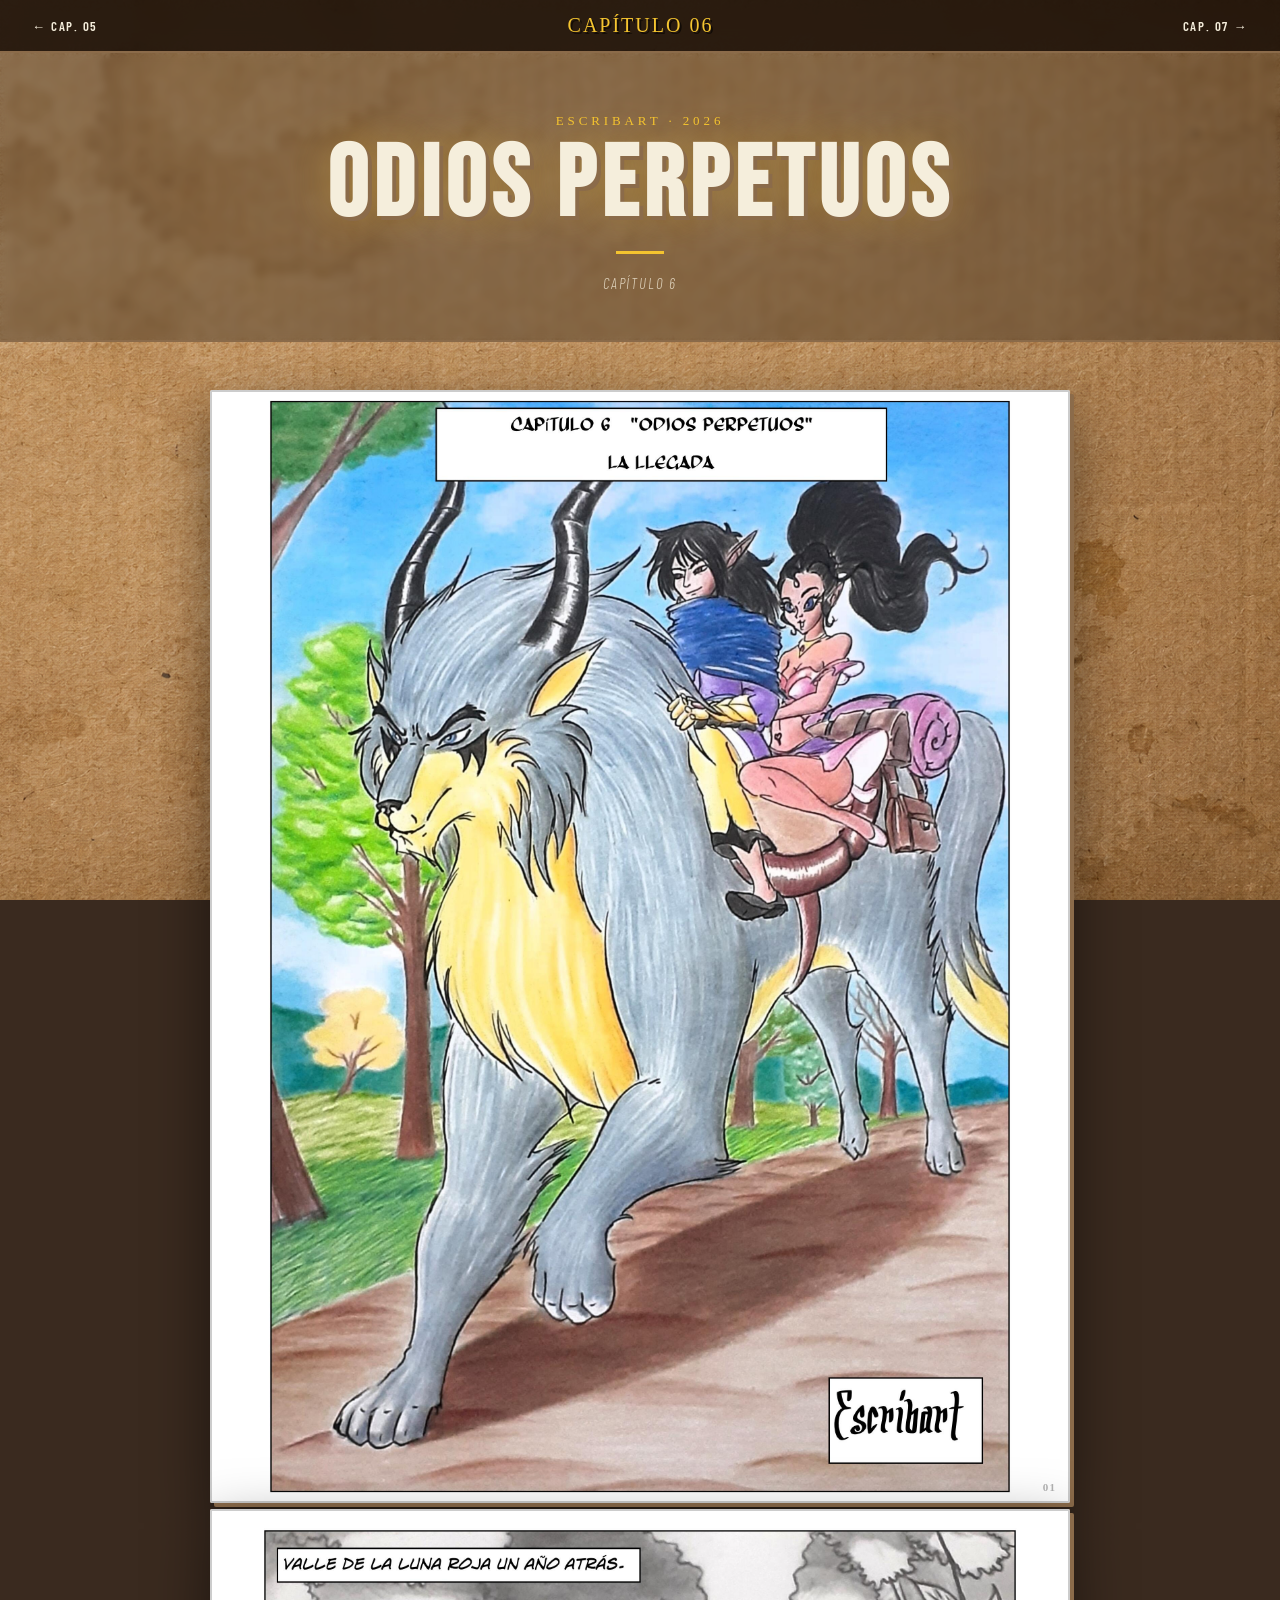
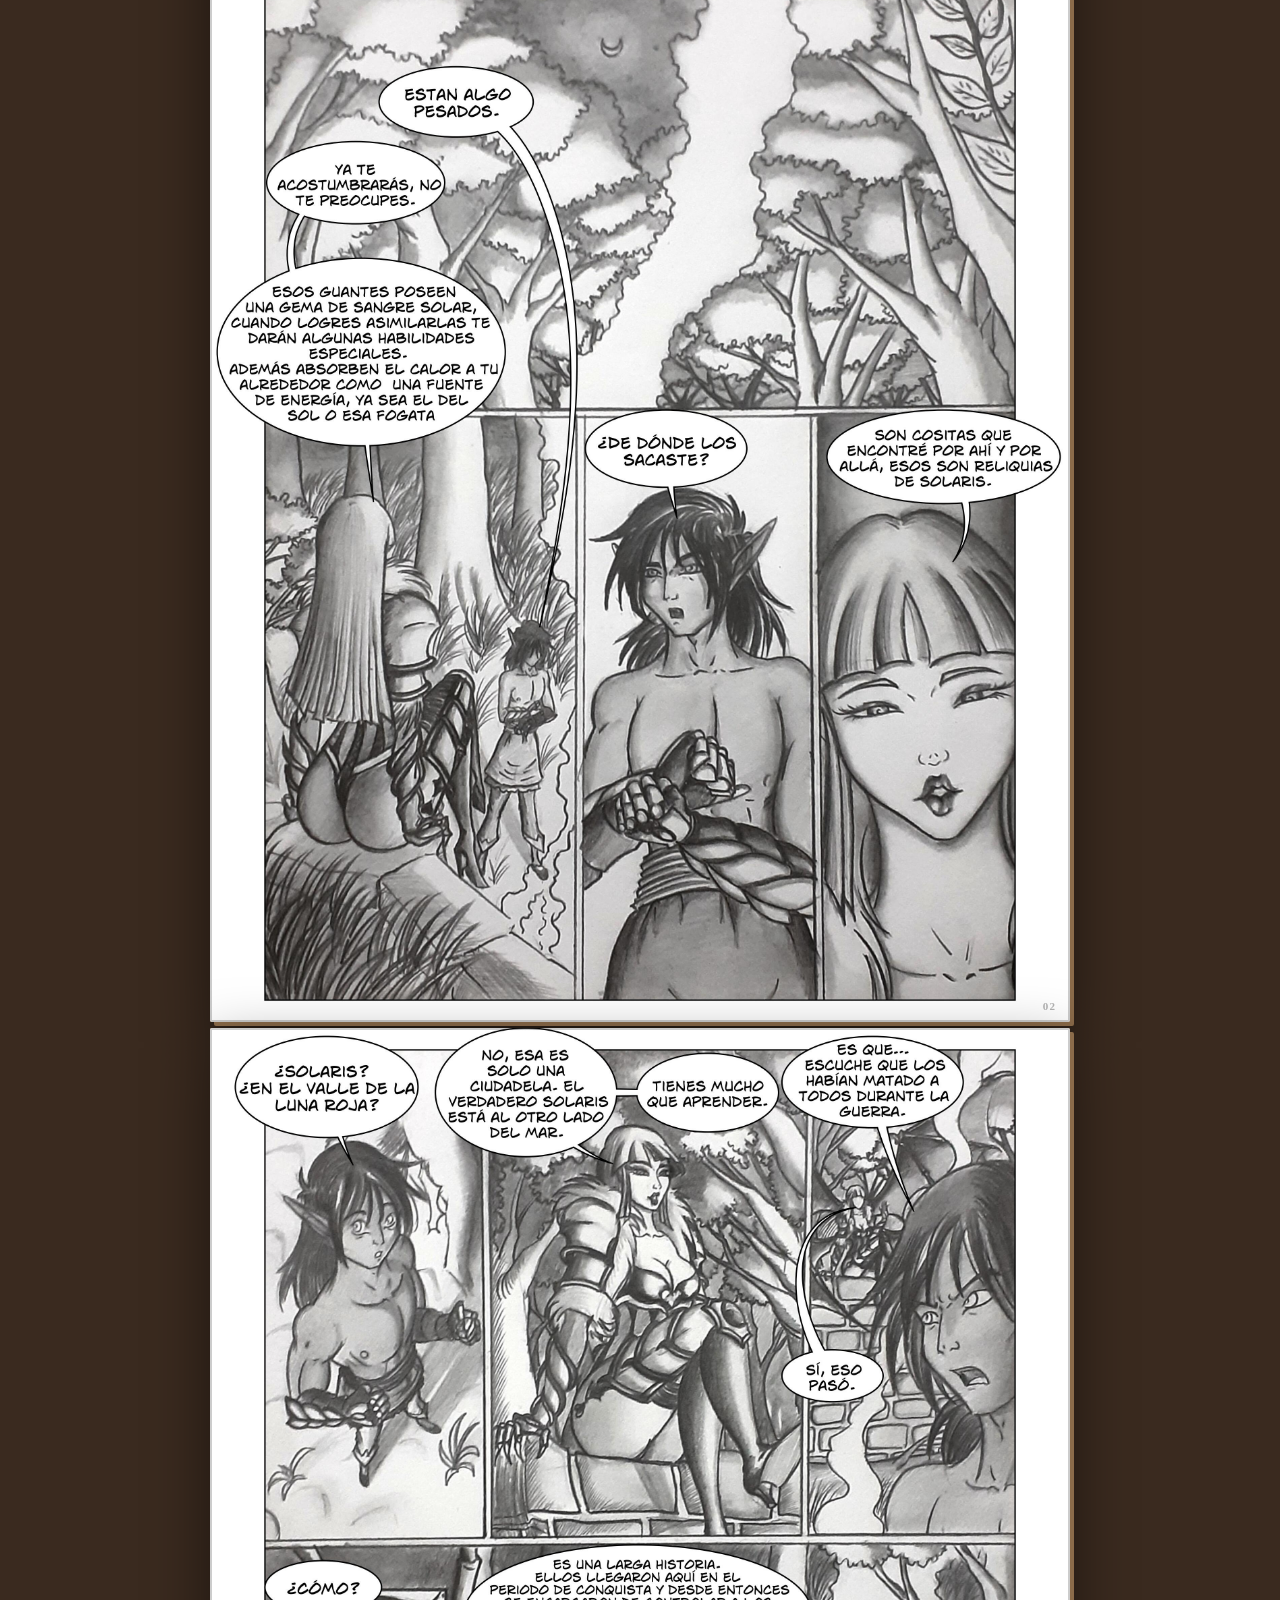
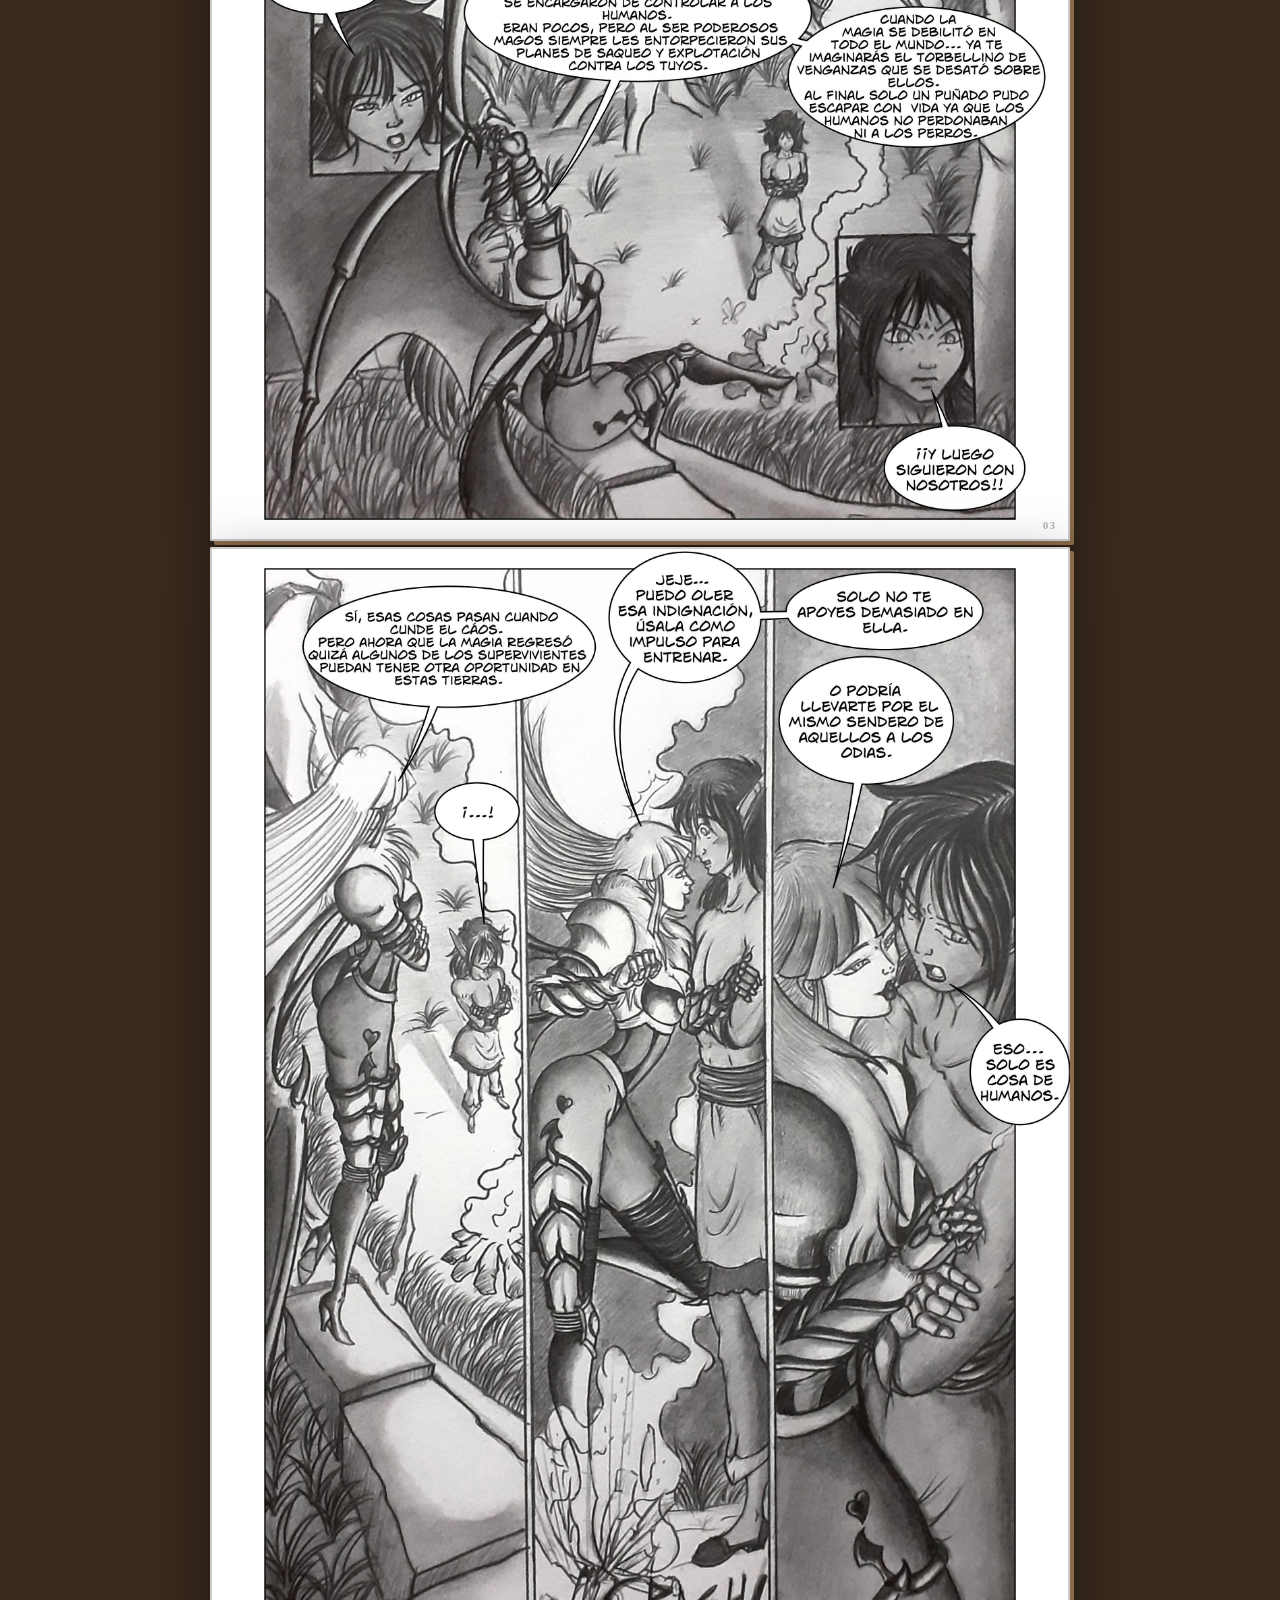
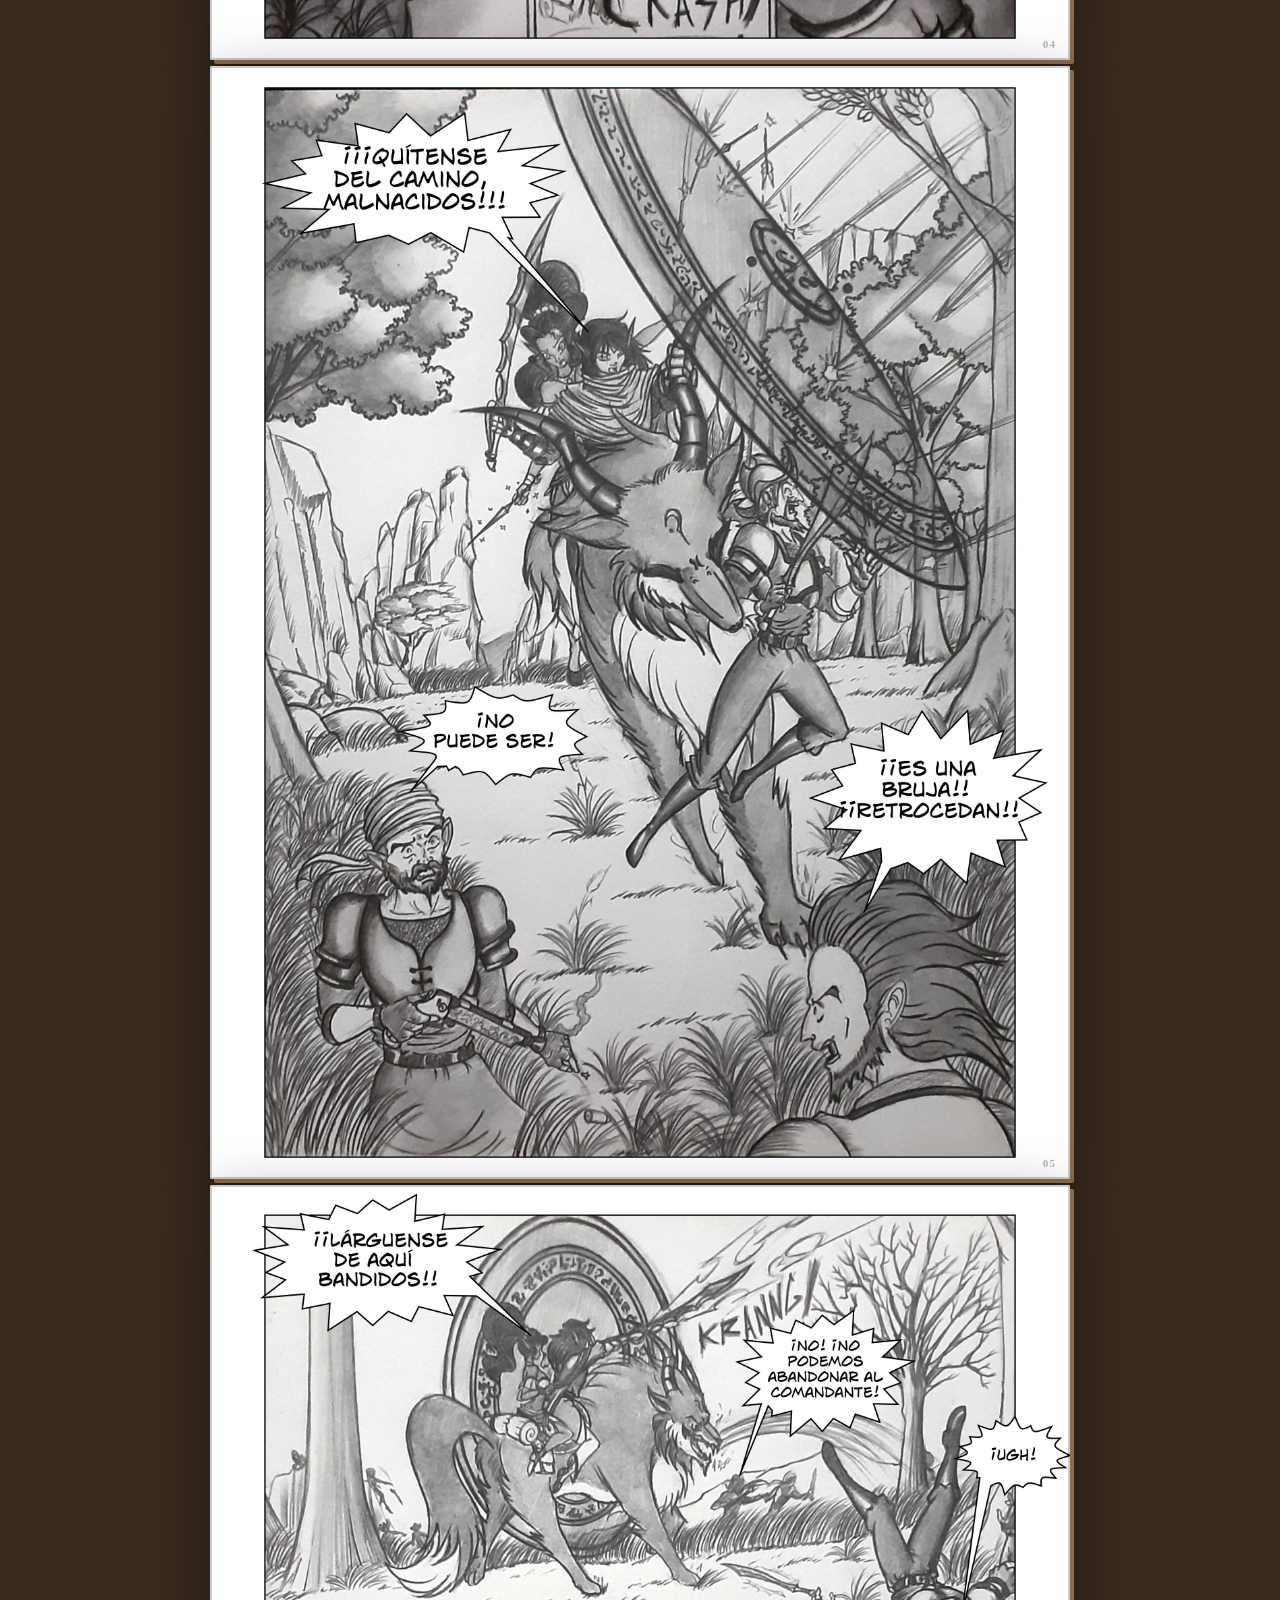
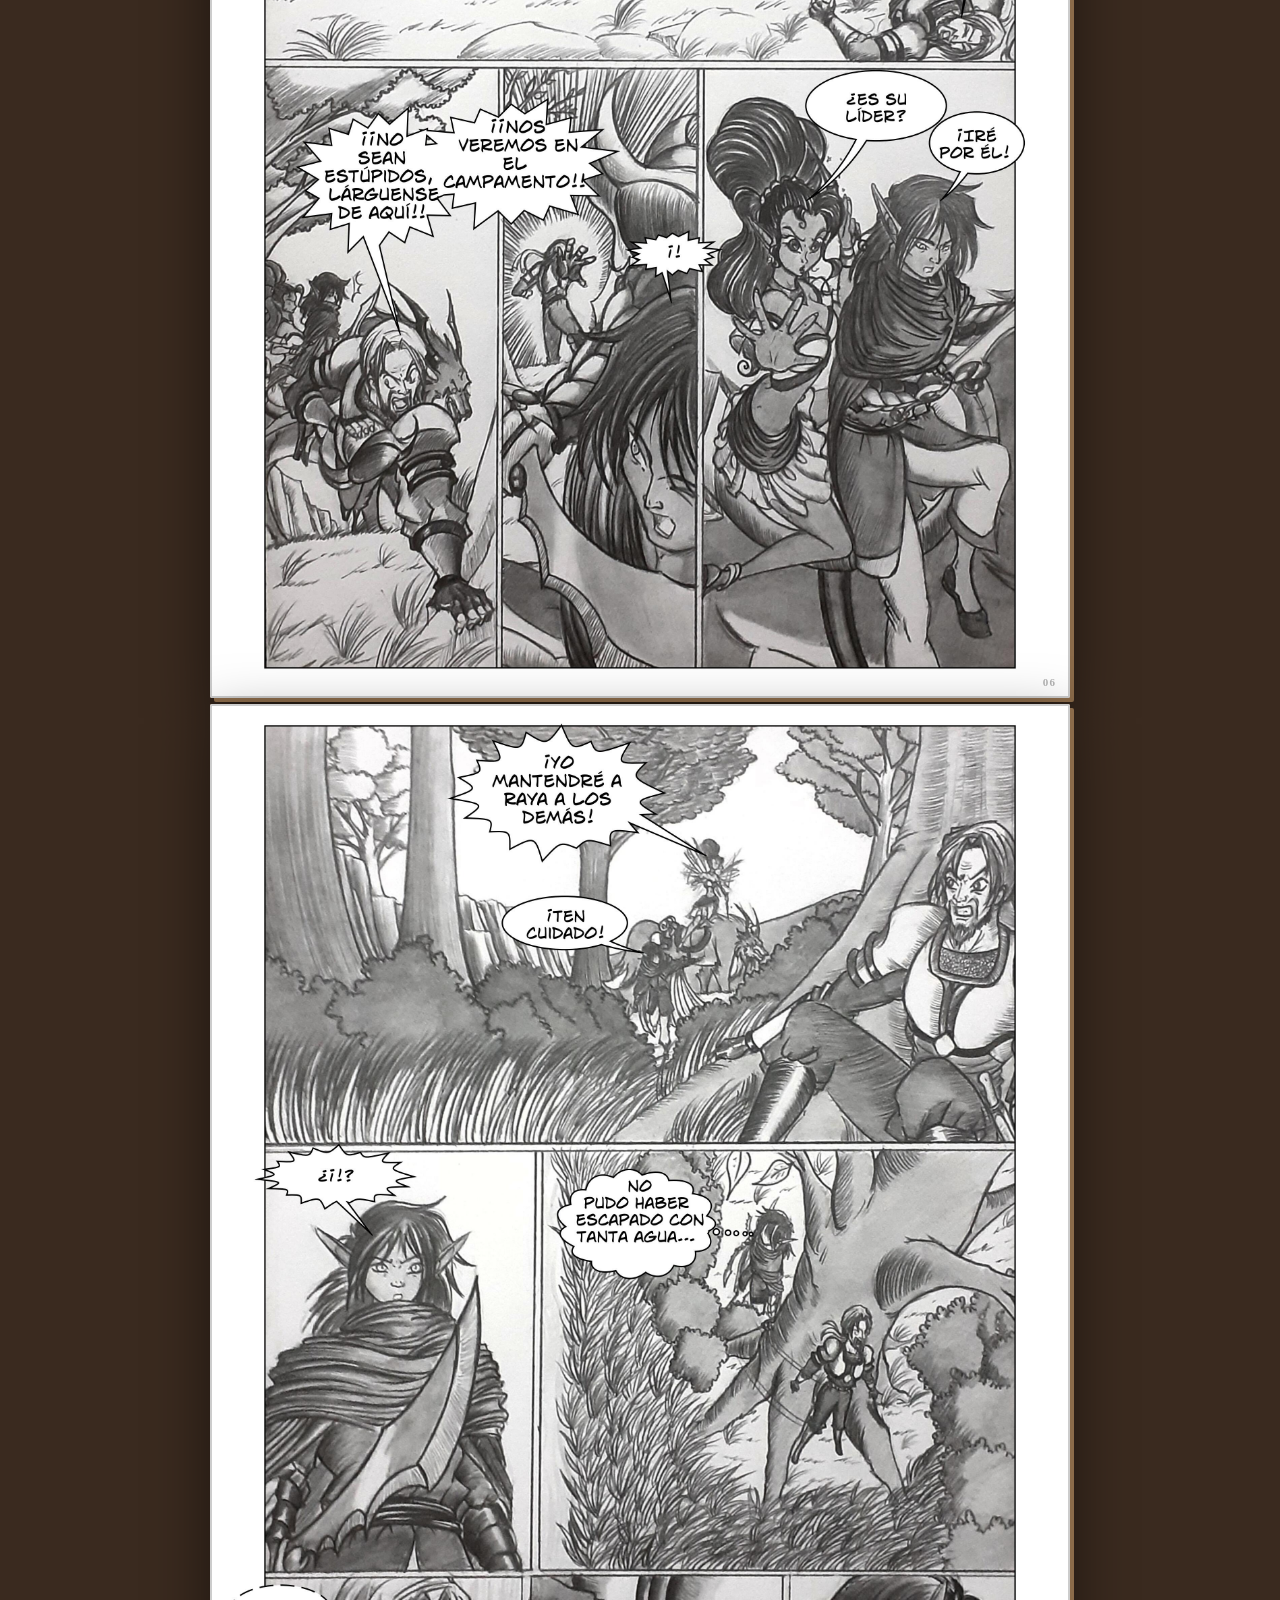
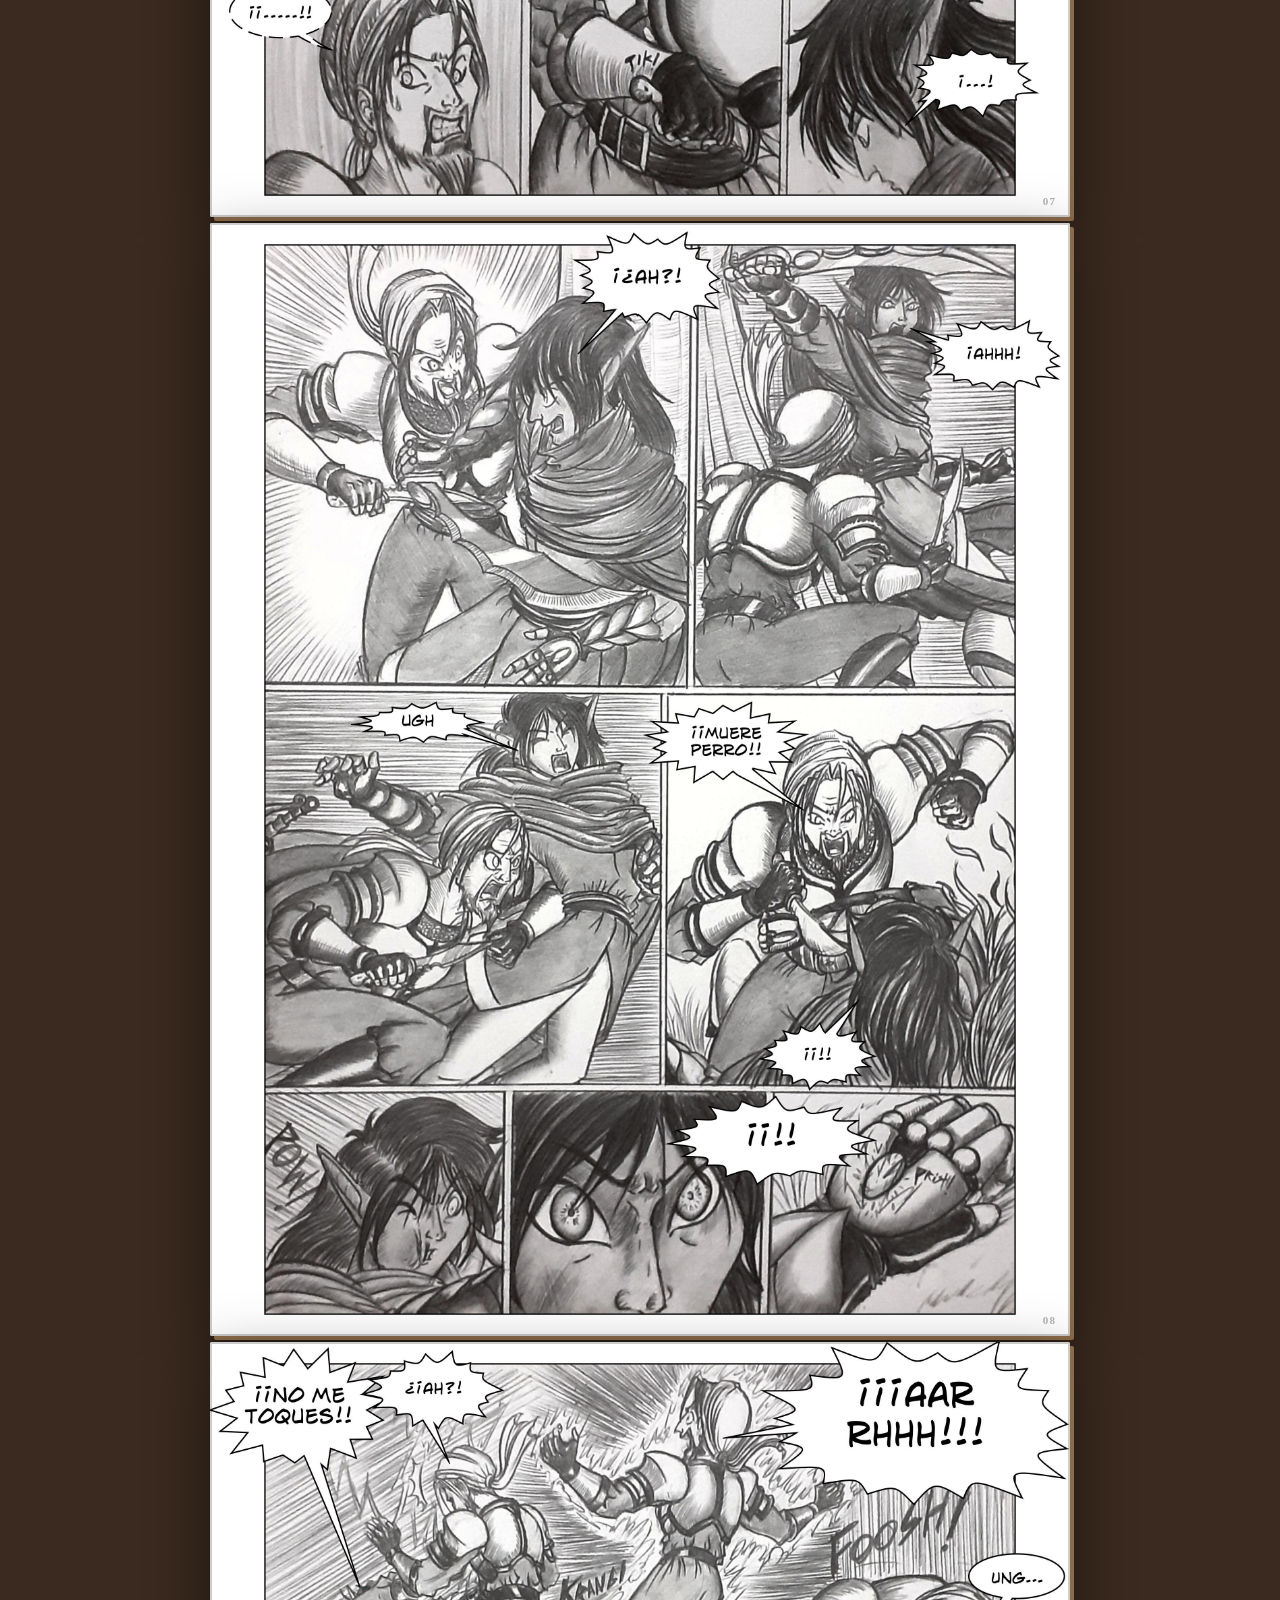
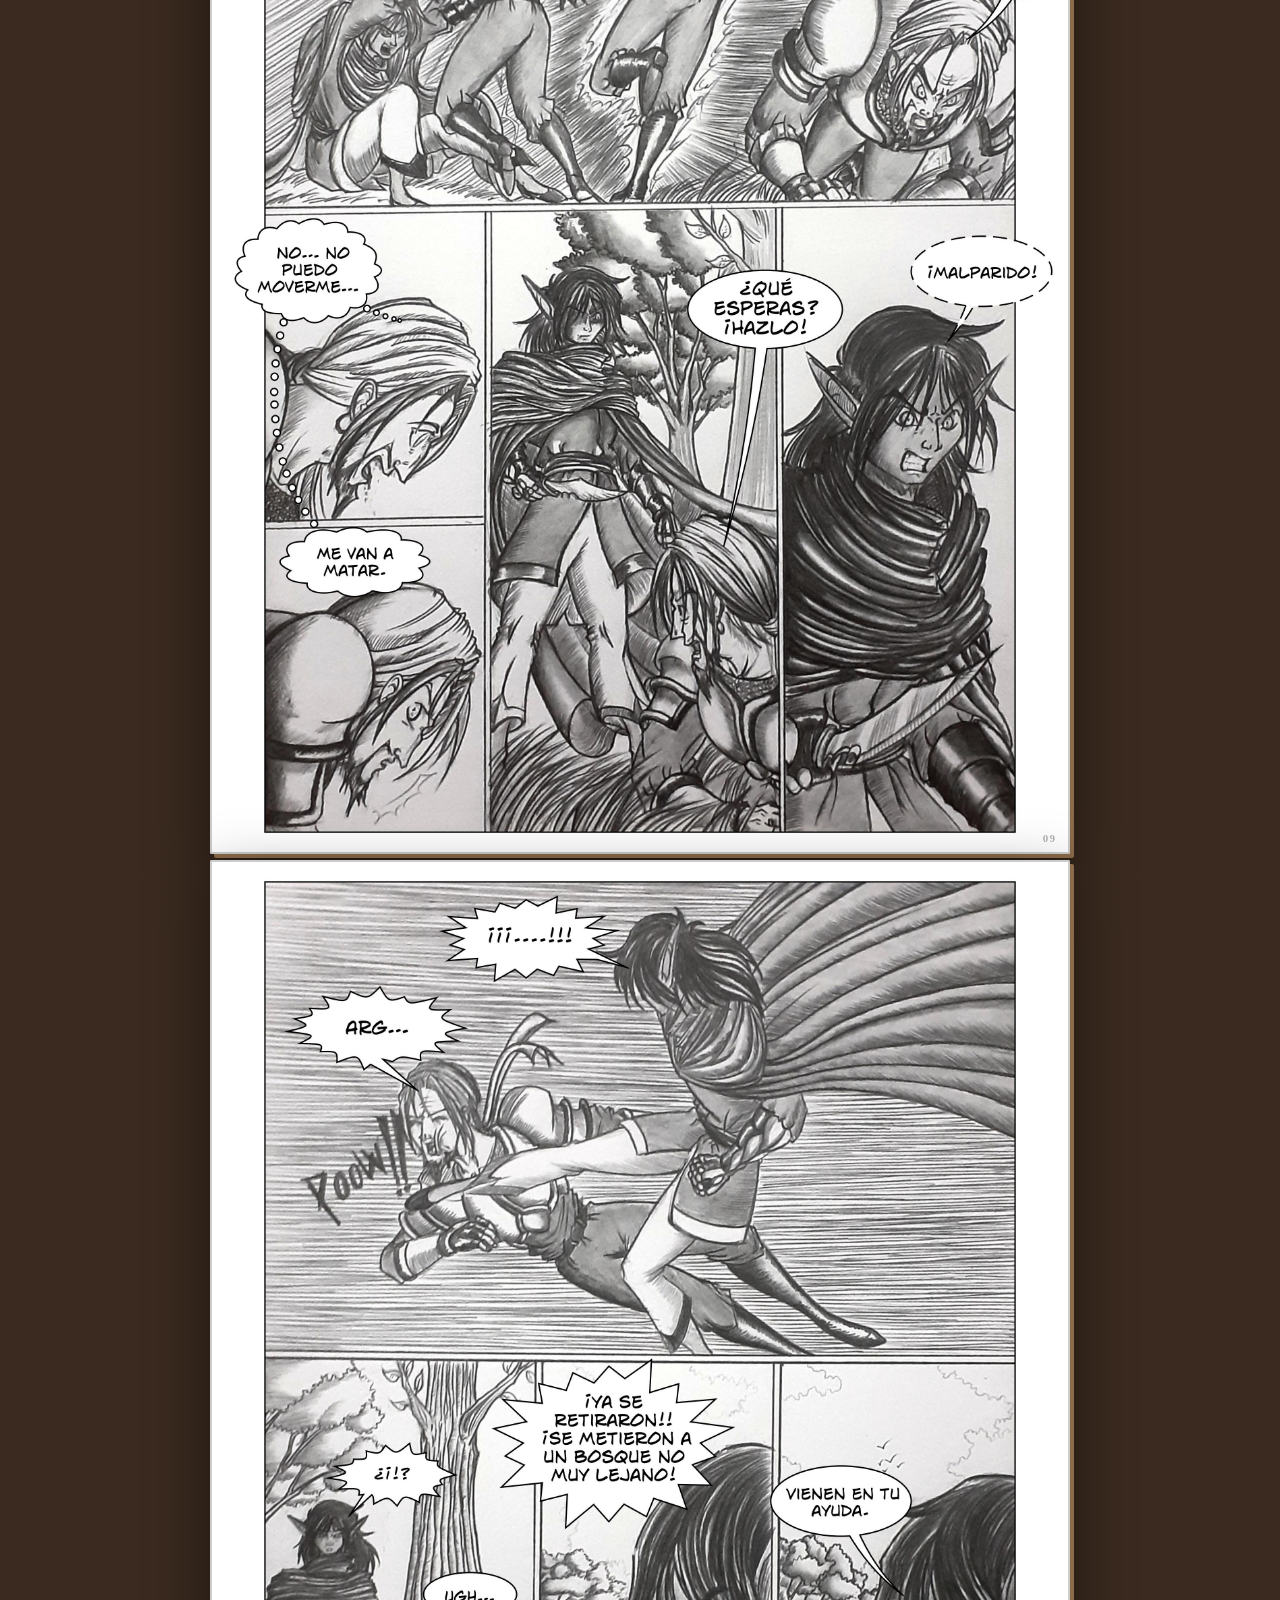
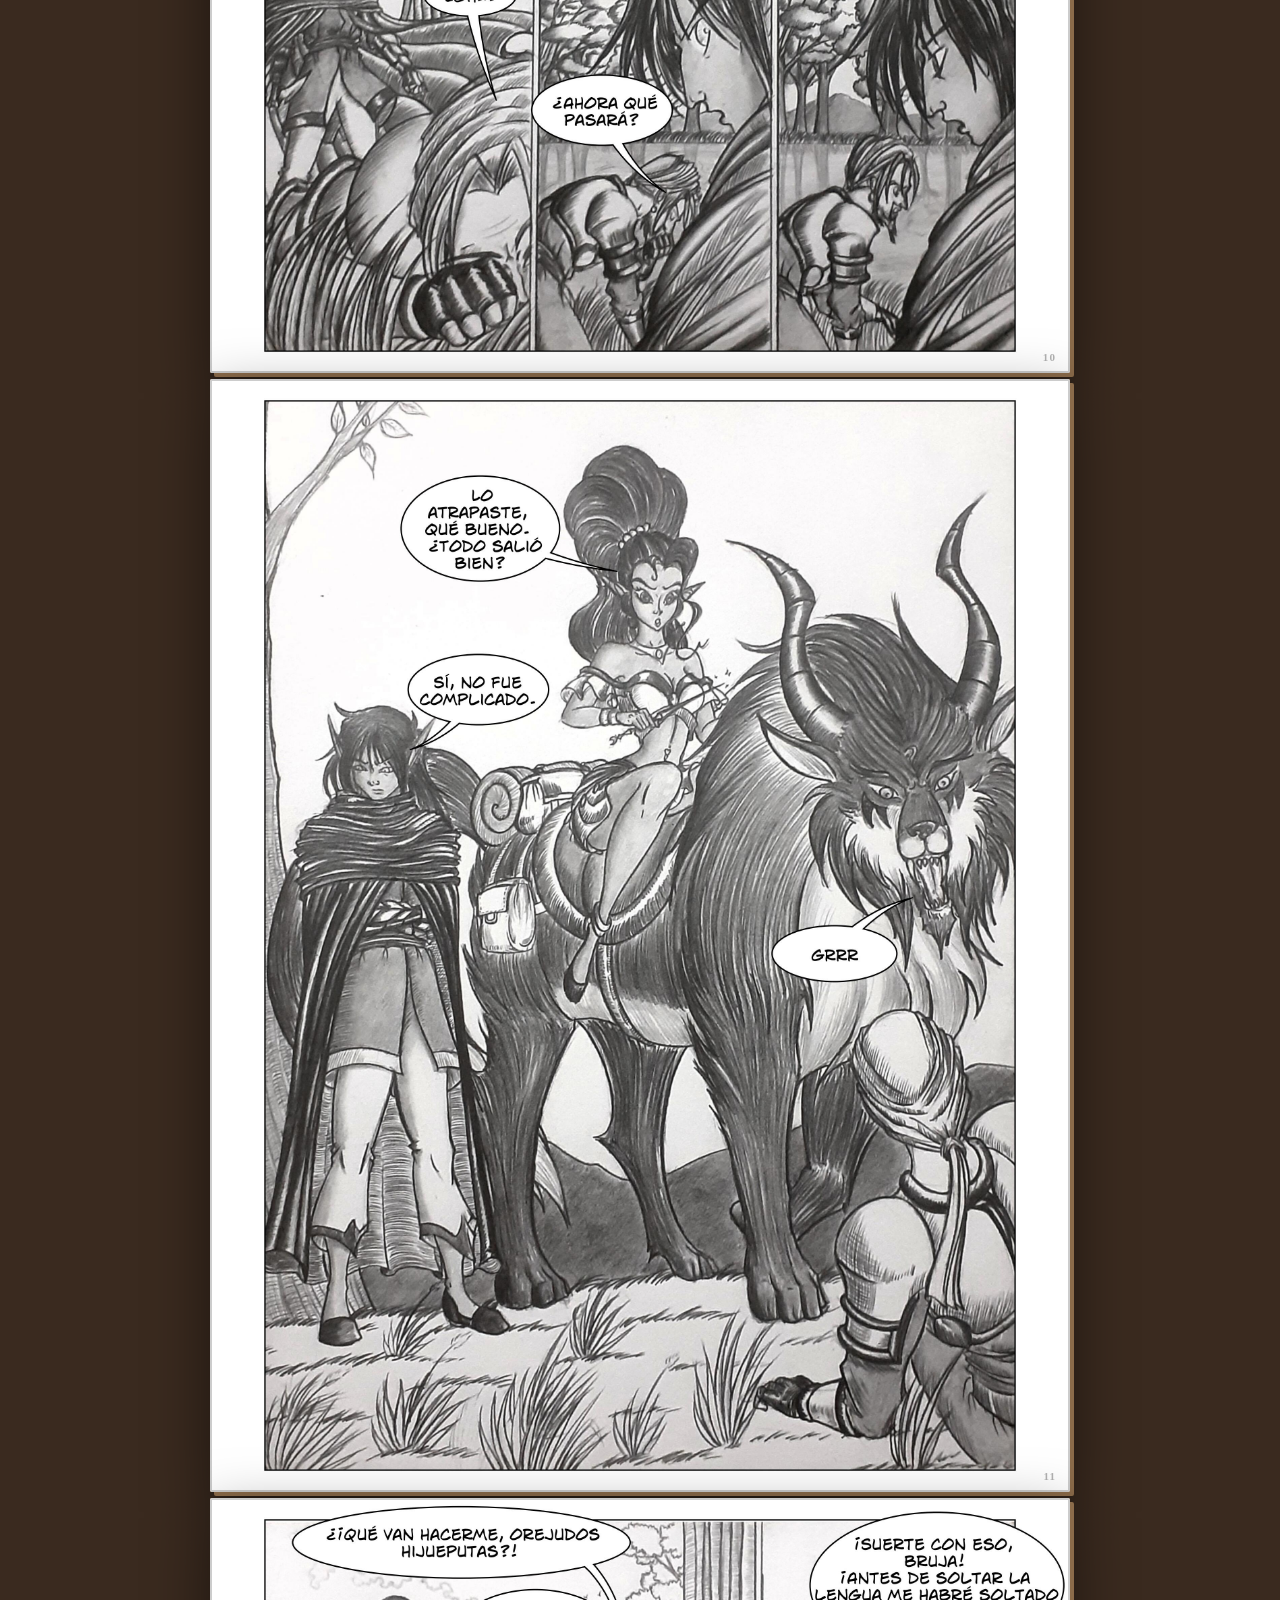
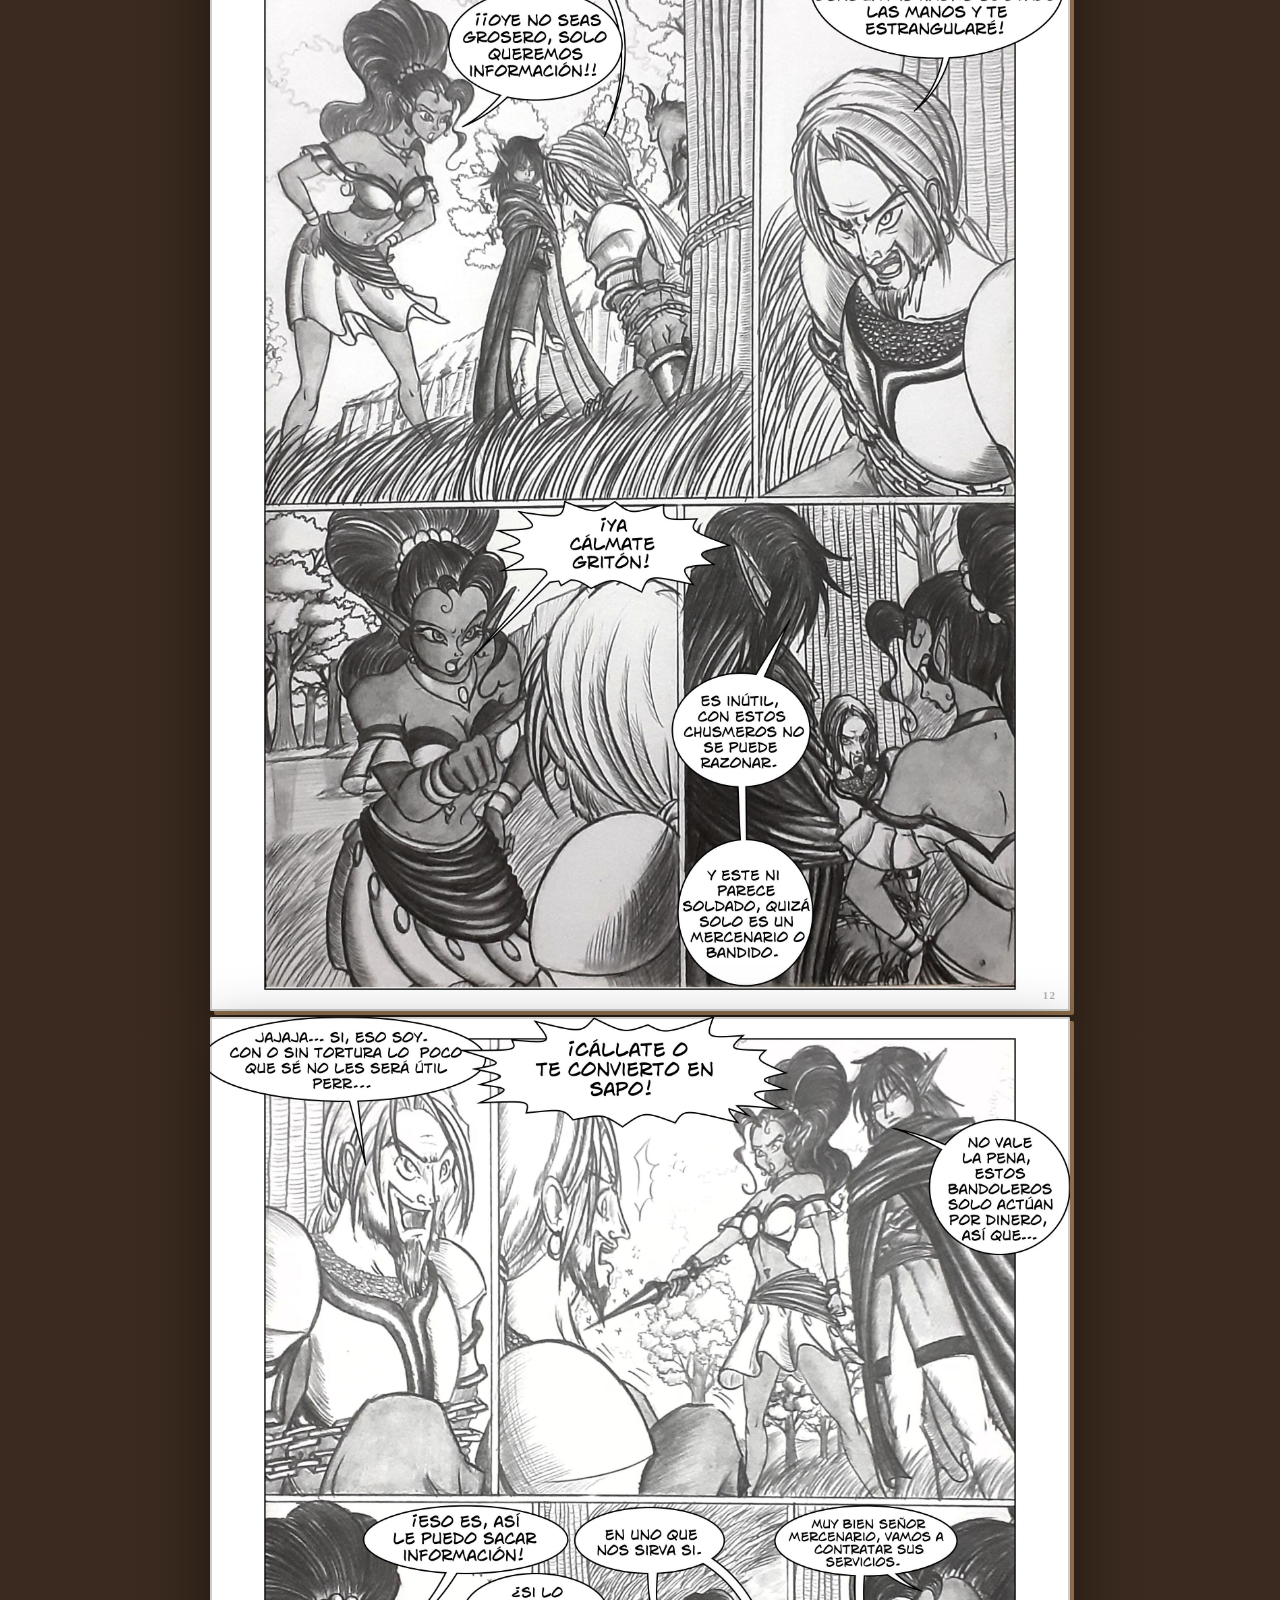
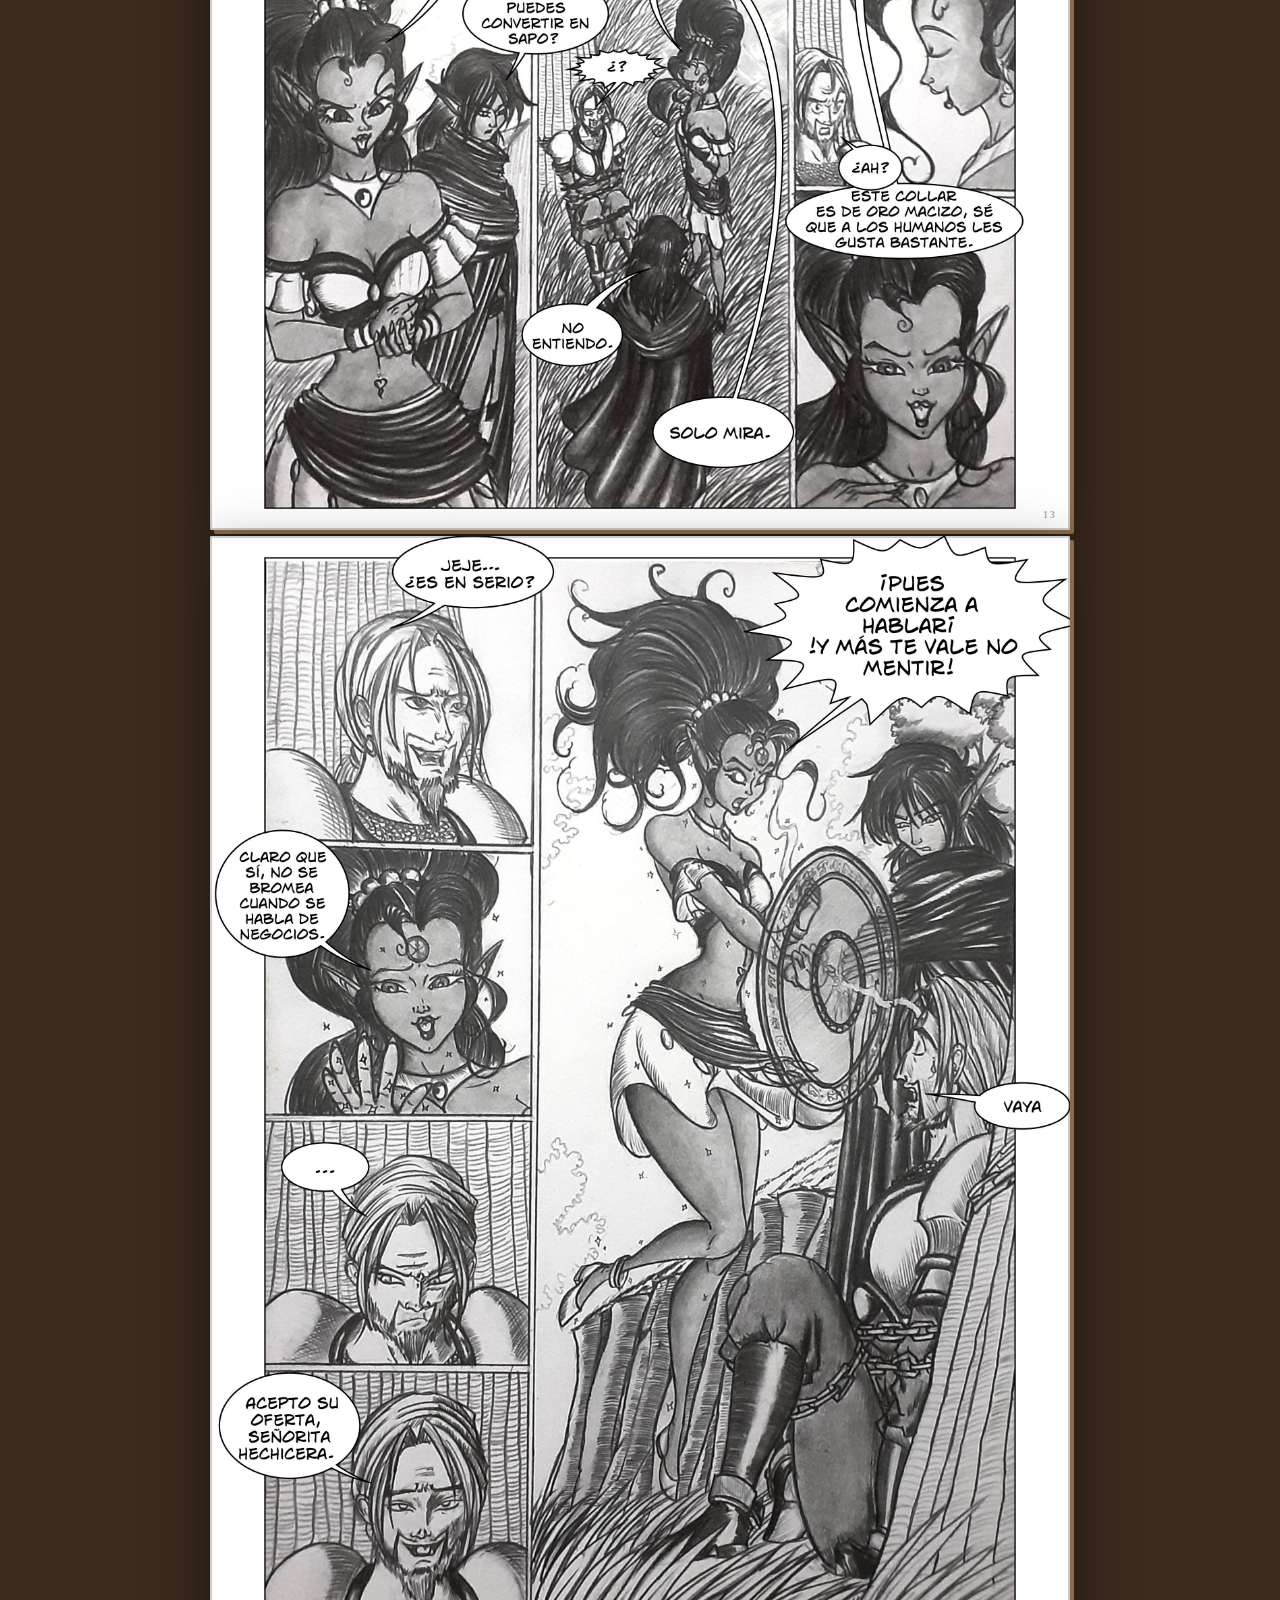
<file: Escribart/capitulo-6/index.html>
<!DOCTYPE html>
<html lang="es">
<head>
    <meta charset="UTF-8">
    <meta name="viewport" content="width=device-width, initial-scale=1.0">
    <title>Escribart · Capítulo 6 · Odios perpetuos</title>
    <link rel="preconnect" href="https://fonts.googleapis.com">
    <link href="https://fonts.googleapis.com/css2?family=Bebas+Neue&family=Noto+Serif+JP:wght@300;700&family=Barlow+Condensed:ital,wght@0,300;0,600;1,300&family=Permanent+Marker&display=swap" rel="stylesheet">
    <link rel="stylesheet" href="styles.css">
</head>
<body>

    <nav class="top-nav">
        <a href="../capitulo-5/index.html" class="back-link">← Cap. 05</a>
        <div class="nav-chapter-id">CAPÍTULO 06</div>
        <a href="../capitulo-7/index.html" class="nav-next">Cap. 07 →</a>
    </nav>

    <div class="chapter-hero">
        <p class="chapter-eyebrow">Escribart · 2026</p>
        <h1 class="chapter-title">ODIOS PERPETUOS</h1>
        <div class="chapter-line"></div>
        <p class="chapter-subtitle">Capítulo 6</p>
    </div>

    <div class="comic-container">
        <div class="page-wrapper" data-page="01"><img src="./Page_01.jpg" alt="Página 1"></div>
        <div class="page-wrapper" data-page="02"><img src="./Page_02.jpg" alt="Página 2"></div>
        <div class="page-wrapper" data-page="03"><img src="./Page_03.jpg" alt="Página 3"></div>
        <div class="page-wrapper" data-page="04"><img src="./Page_04.jpg" alt="Página 4"></div>
        <div class="page-wrapper" data-page="05"><img src="./Page_05.jpg" alt="Página 5"></div>
        <div class="page-wrapper" data-page="06"><img src="./Page_06.jpg" alt="Página 6"></div>
        <div class="page-wrapper" data-page="07"><img src="./Page_07.jpg" alt="Página 7"></div>
        <div class="page-wrapper" data-page="08"><img src="./Page_08.jpg" alt="Página 8"></div>
        <div class="page-wrapper" data-page="09"><img src="./Page_09.jpg" alt="Página 9"></div>
        <div class="page-wrapper" data-page="10"><img src="./Page_10.jpg" alt="Página 10"></div>
        <div class="page-wrapper" data-page="11"><img src="./Page_11.jpg" alt="Página 11"></div>
        <div class="page-wrapper" data-page="12"><img src="./Page_12.jpg" alt="Página 12"></div>
        <div class="page-wrapper" data-page="13"><img src="./Page_13.jpg" alt="Página 13"></div>
        <div class="page-wrapper" data-page="14"><img src="./Page_14.jpg" alt="Página 14"></div>
        <div class="page-wrapper" data-page="15"><img src="./Page_15.jpg" alt="Página 15"></div>
        <div class="page-wrapper" data-page="16"><img src="./Page_16.jpg" alt="Página 16"></div>
        <div class="page-wrapper" data-page="17"><img src="./Page_17.jpg" alt="Página 17"></div>
        <div class="page-wrapper" data-page="18"><img src="./Page_18.jpg" alt="Página 18"></div>
        <div class="page-wrapper" data-page="19"><img src="./Page_19.jpg" alt="Página 19"></div>
        <div class="page-wrapper" data-page="20"><img src="./Page_20.jpg" alt="Página 20"></div>
    </div>

    <div class="next-chapter-section">
        <p class="next-label">CONTINÚA</p>
        <a href="../capitulo-7/index.html" class="btn-next">
            <span>CAPÍTULO 07</span>
            <span class="arrow">→</span>
        </a>
        <br>
        <a href="../index.html" class="back-index">↑ Volver al índice</a>
    </div>

    <footer>
        ESCRIBART &nbsp;·&nbsp; 2026 &nbsp;·&nbsp; El Cartonero &nbsp;·&nbsp; Historietas para mi
    </footer>

    <script>
        const observer = new IntersectionObserver((entries) => {
            entries.forEach(entry => {
                if (entry.isIntersecting) {
                    entry.target.classList.add('visible');
                    observer.unobserve(entry.target);
                }
            });
        }, { threshold: 0.05, rootMargin: '0px 0px -40px 0px' });
        document.querySelectorAll('.page-wrapper').forEach(el => observer.observe(el));
    </script>

</body>
</html>
</file>
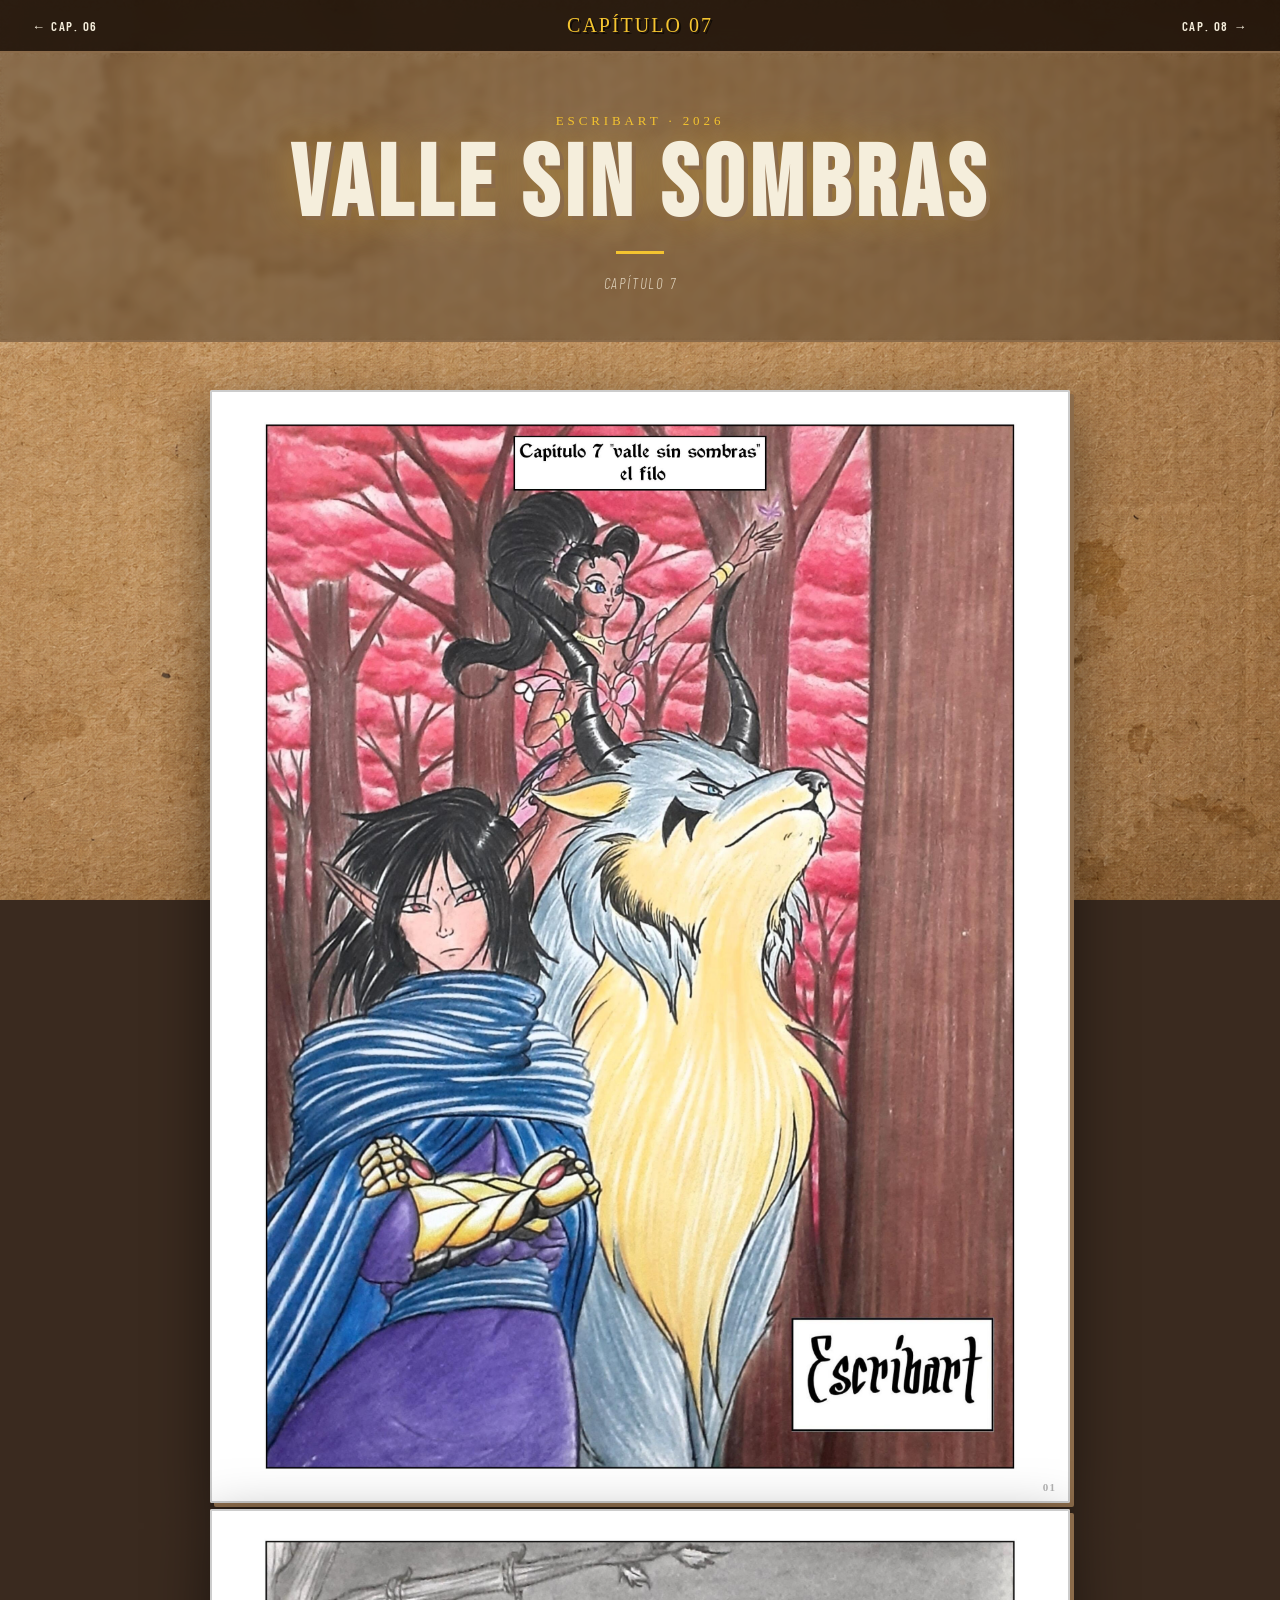
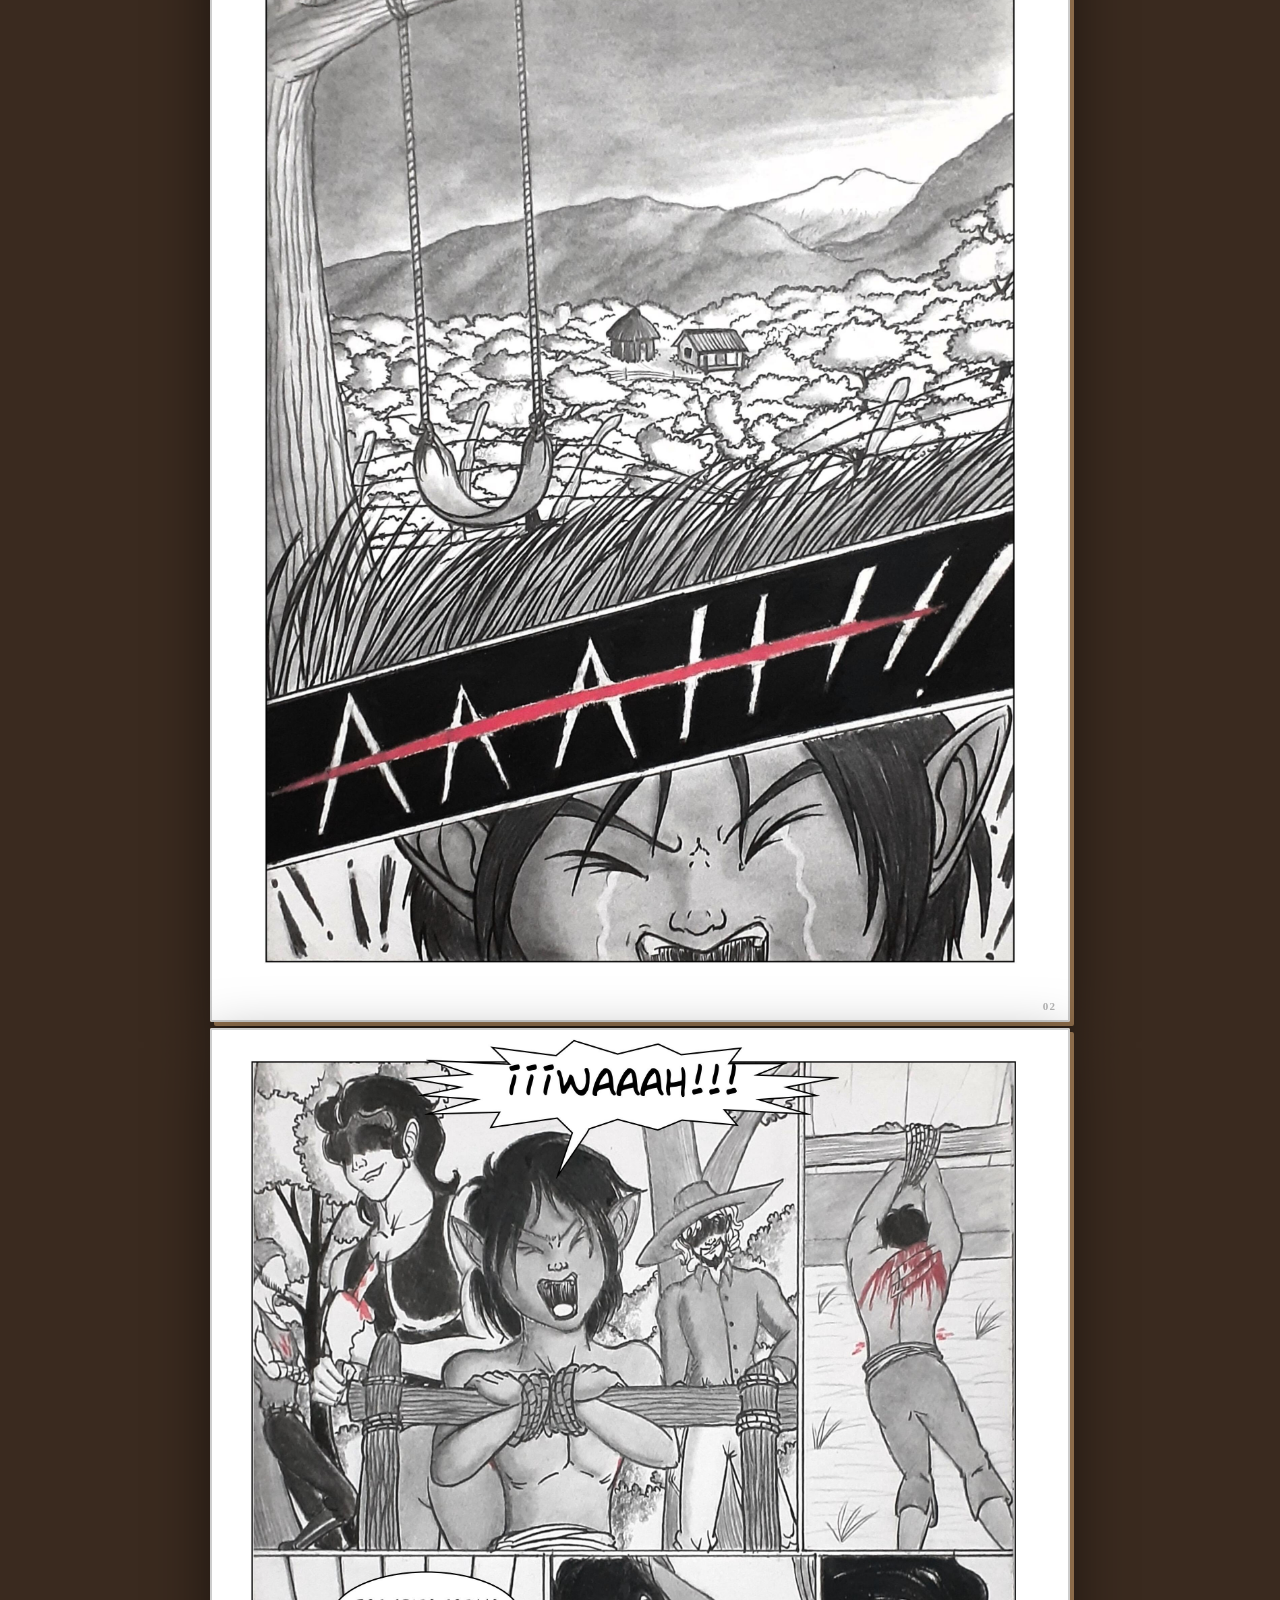
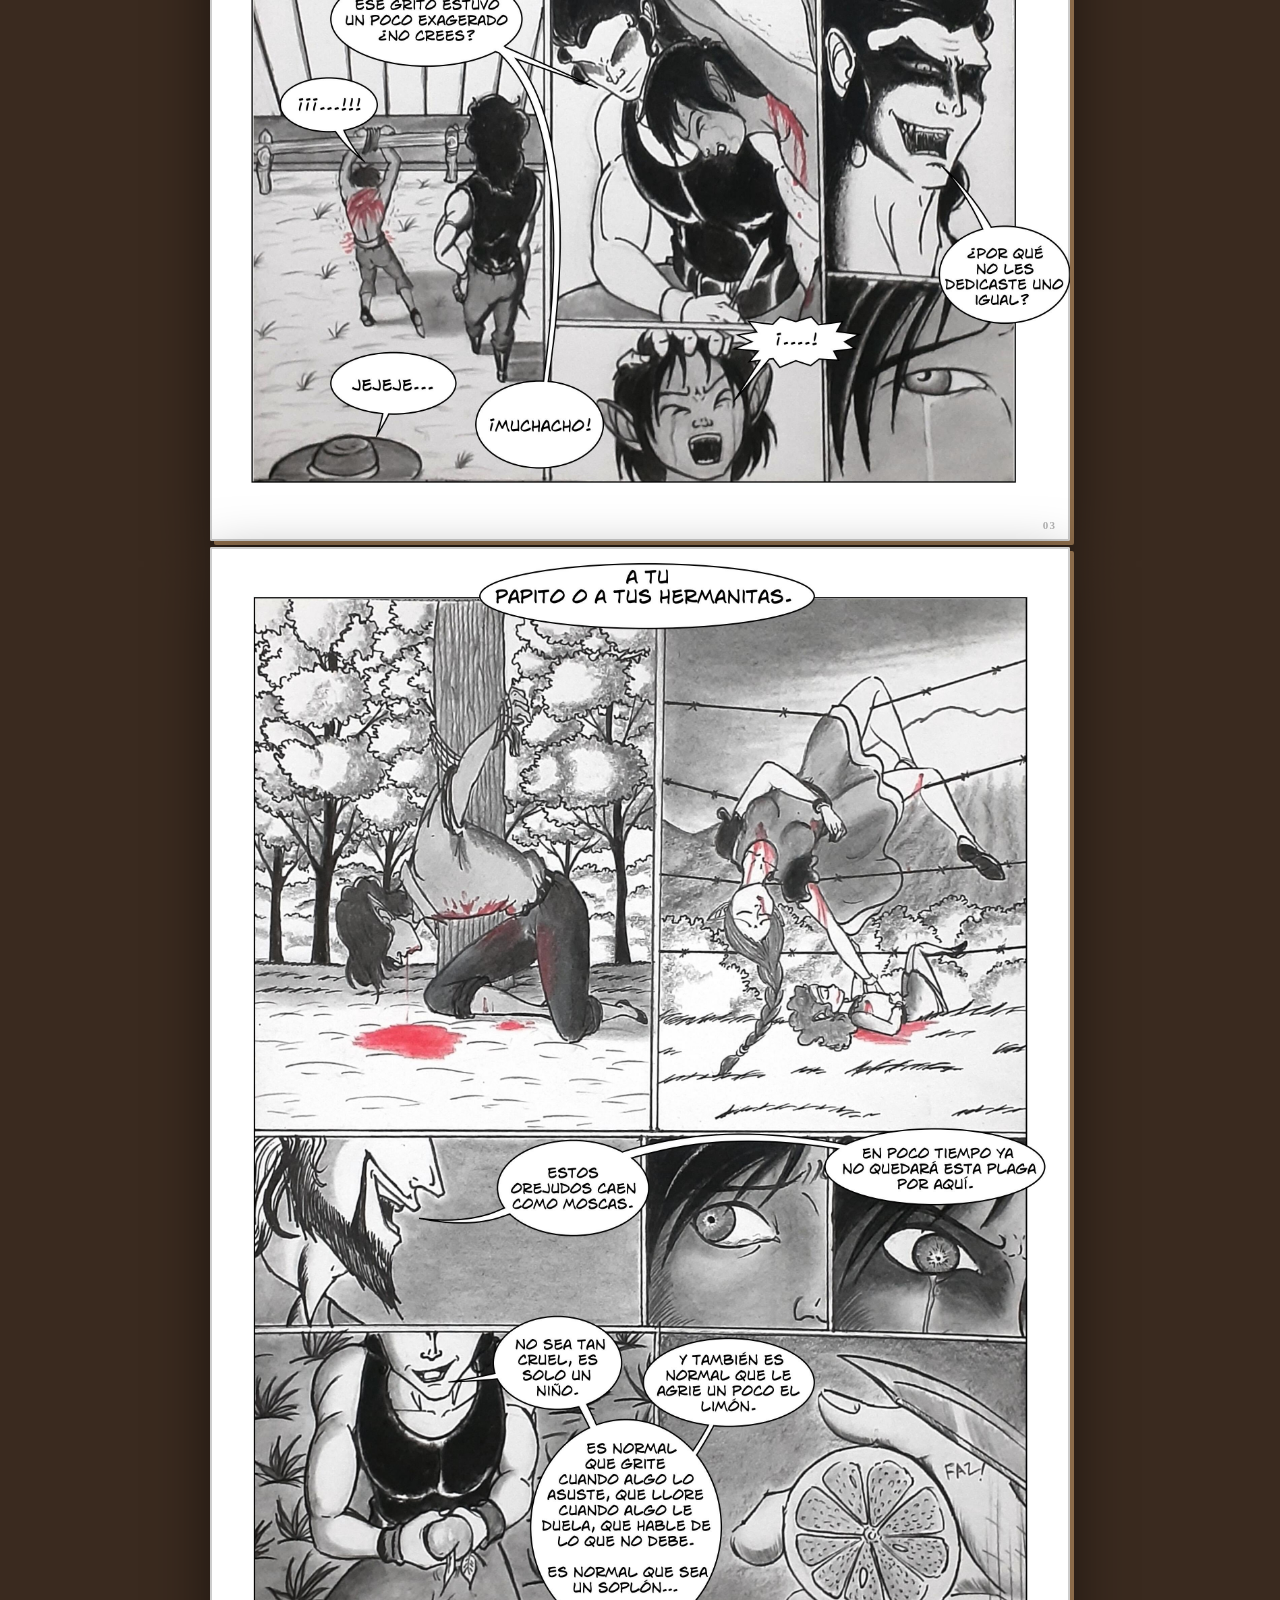
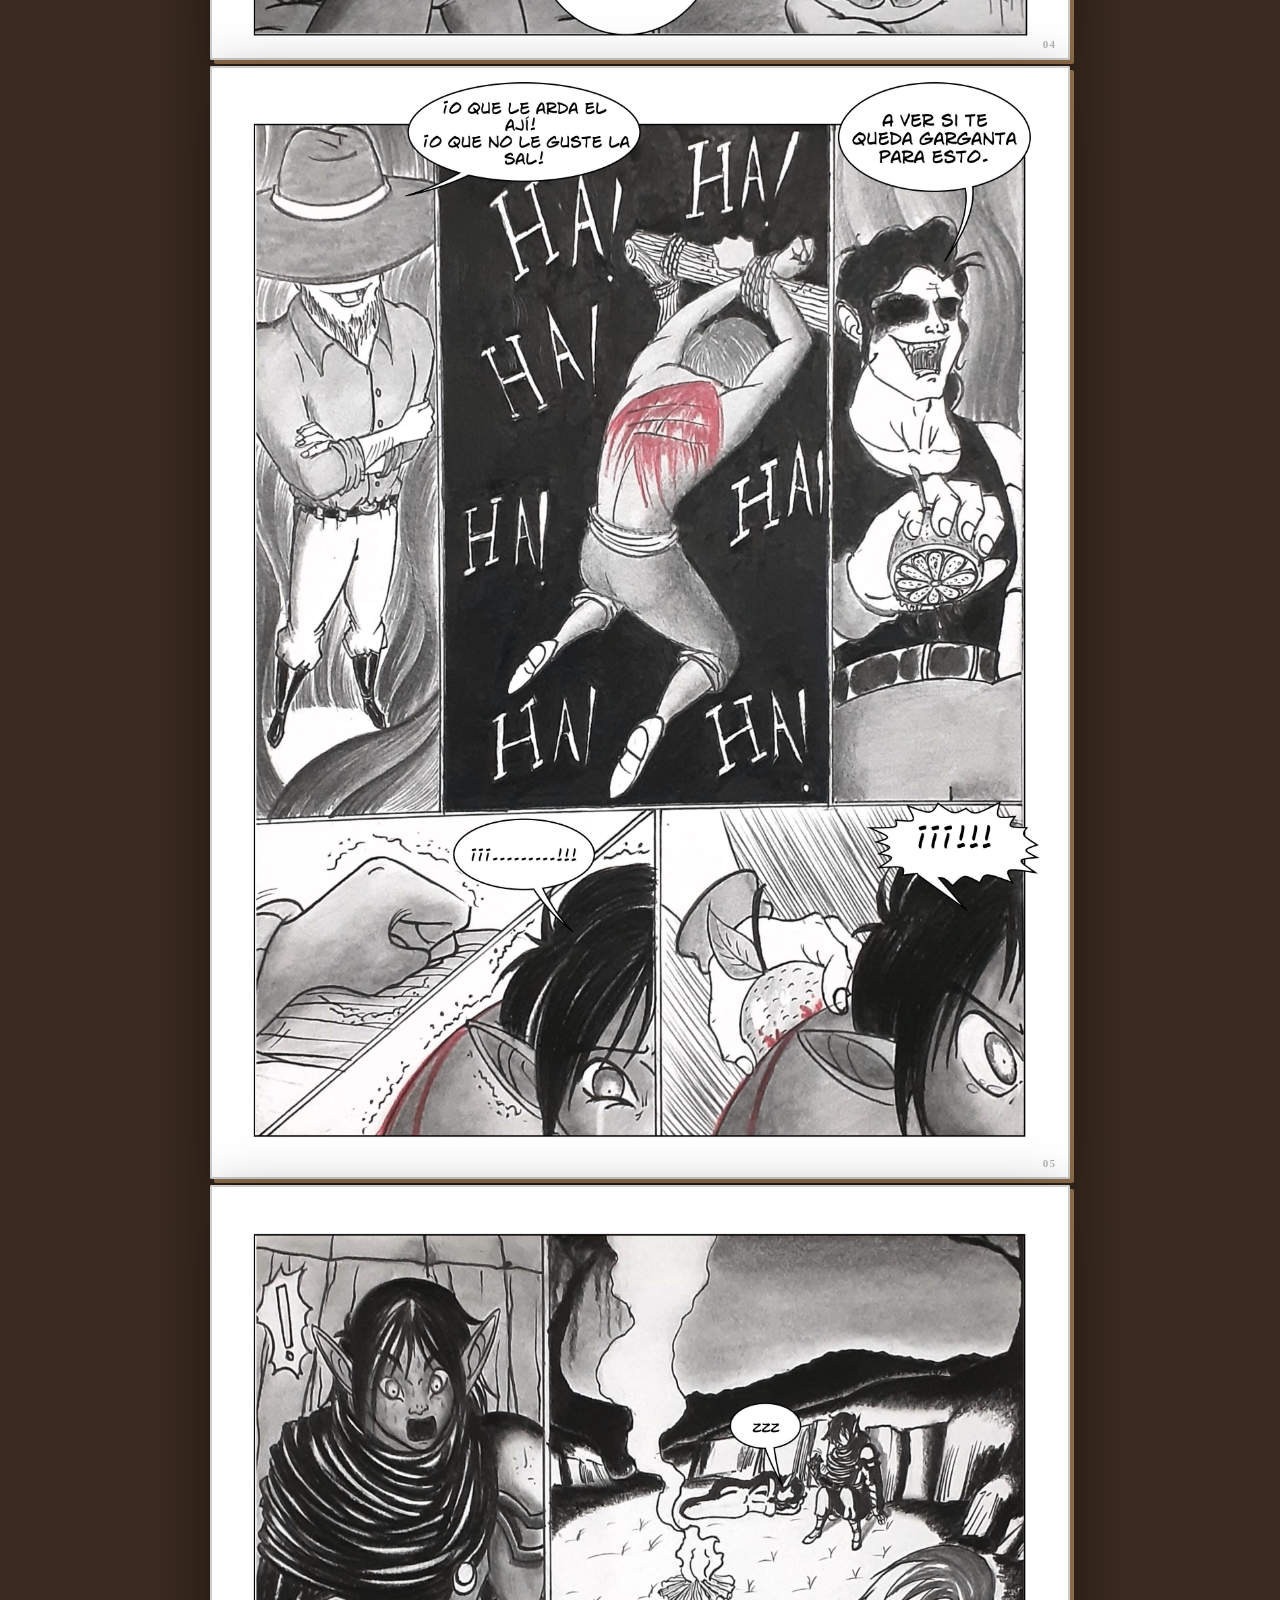
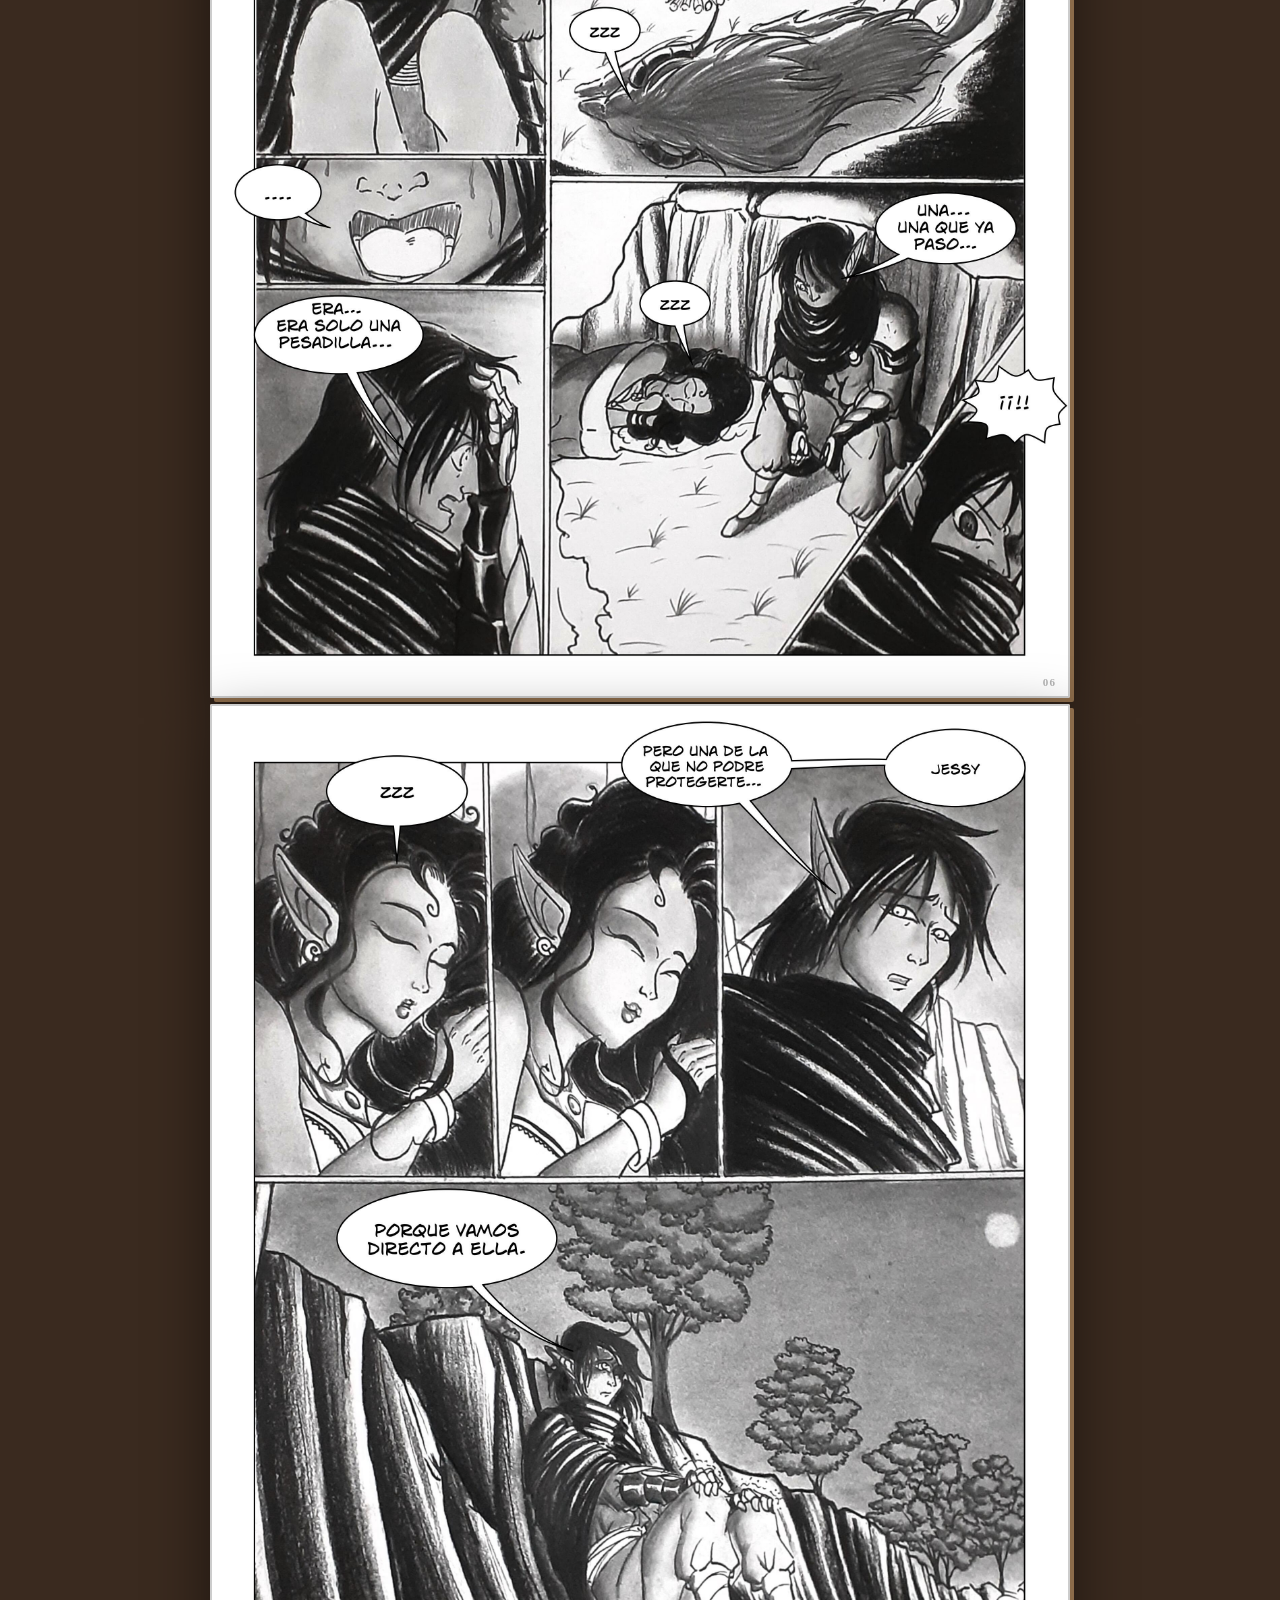
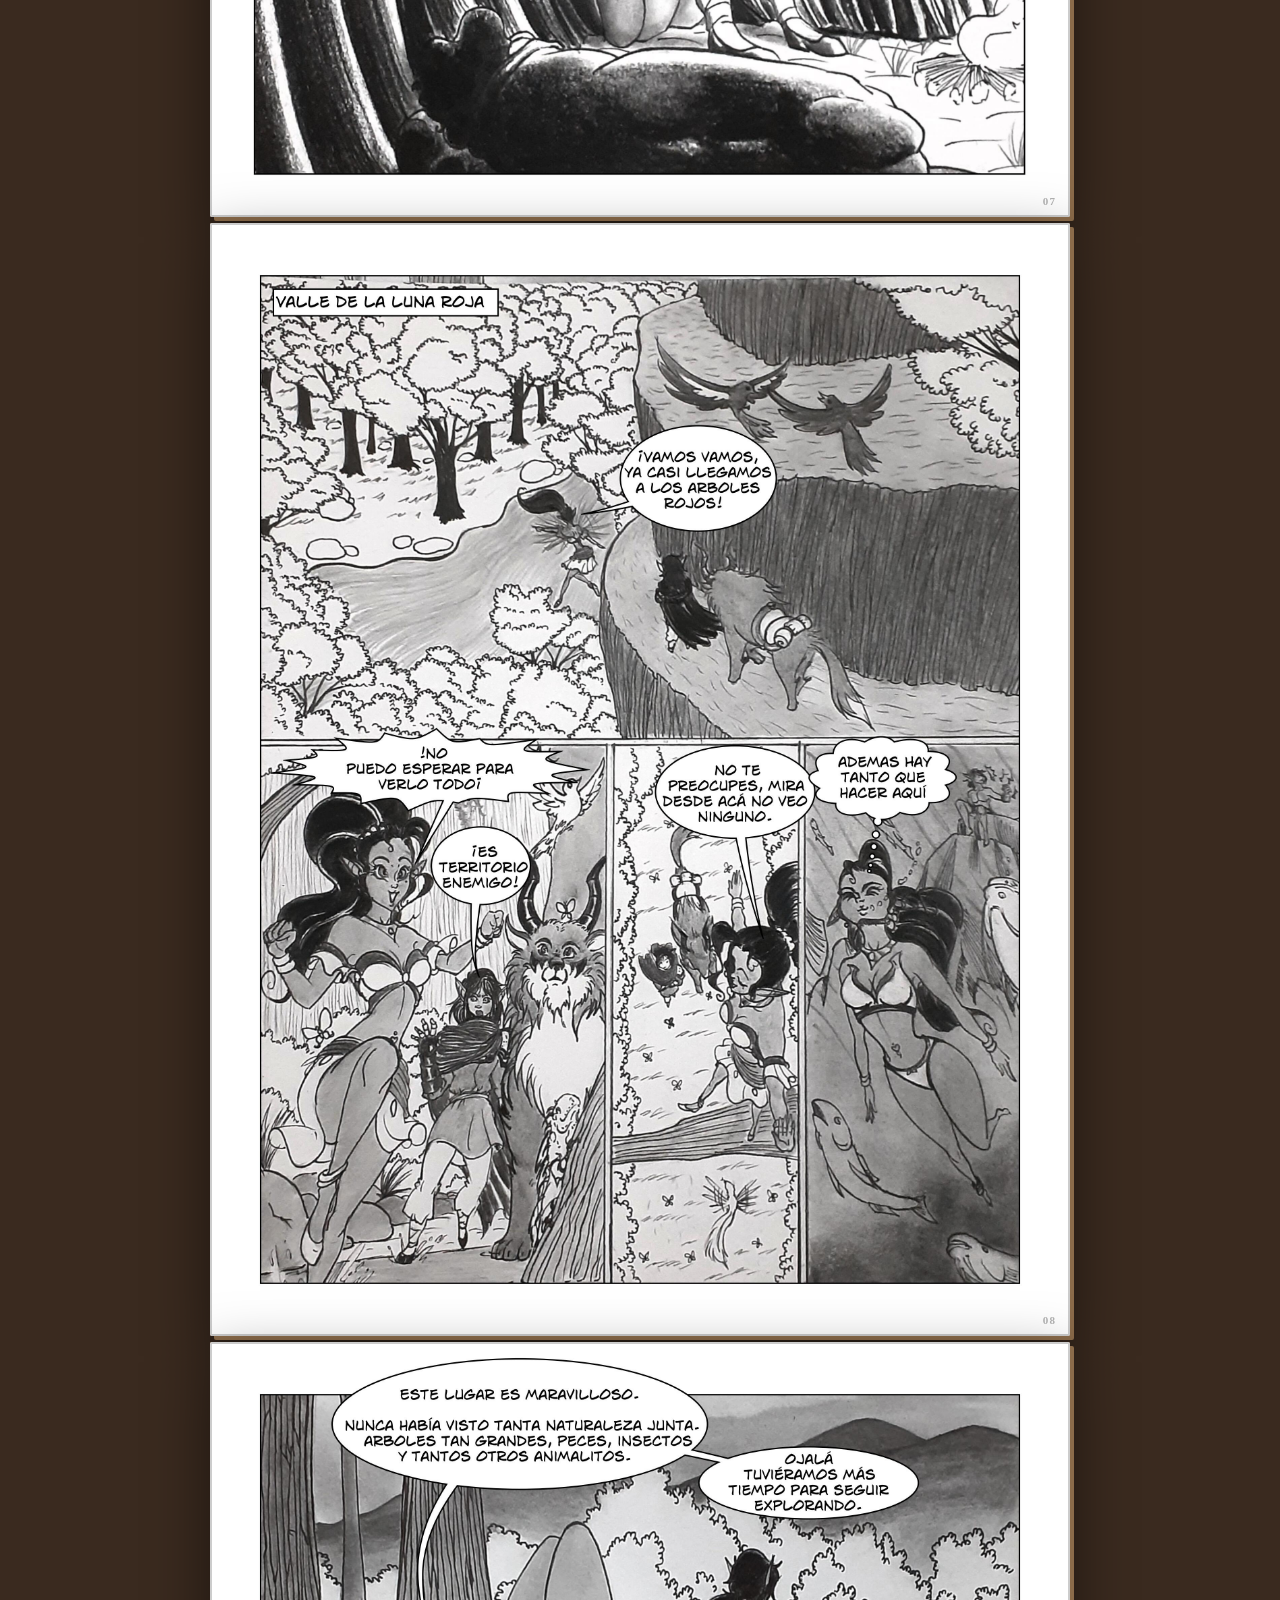
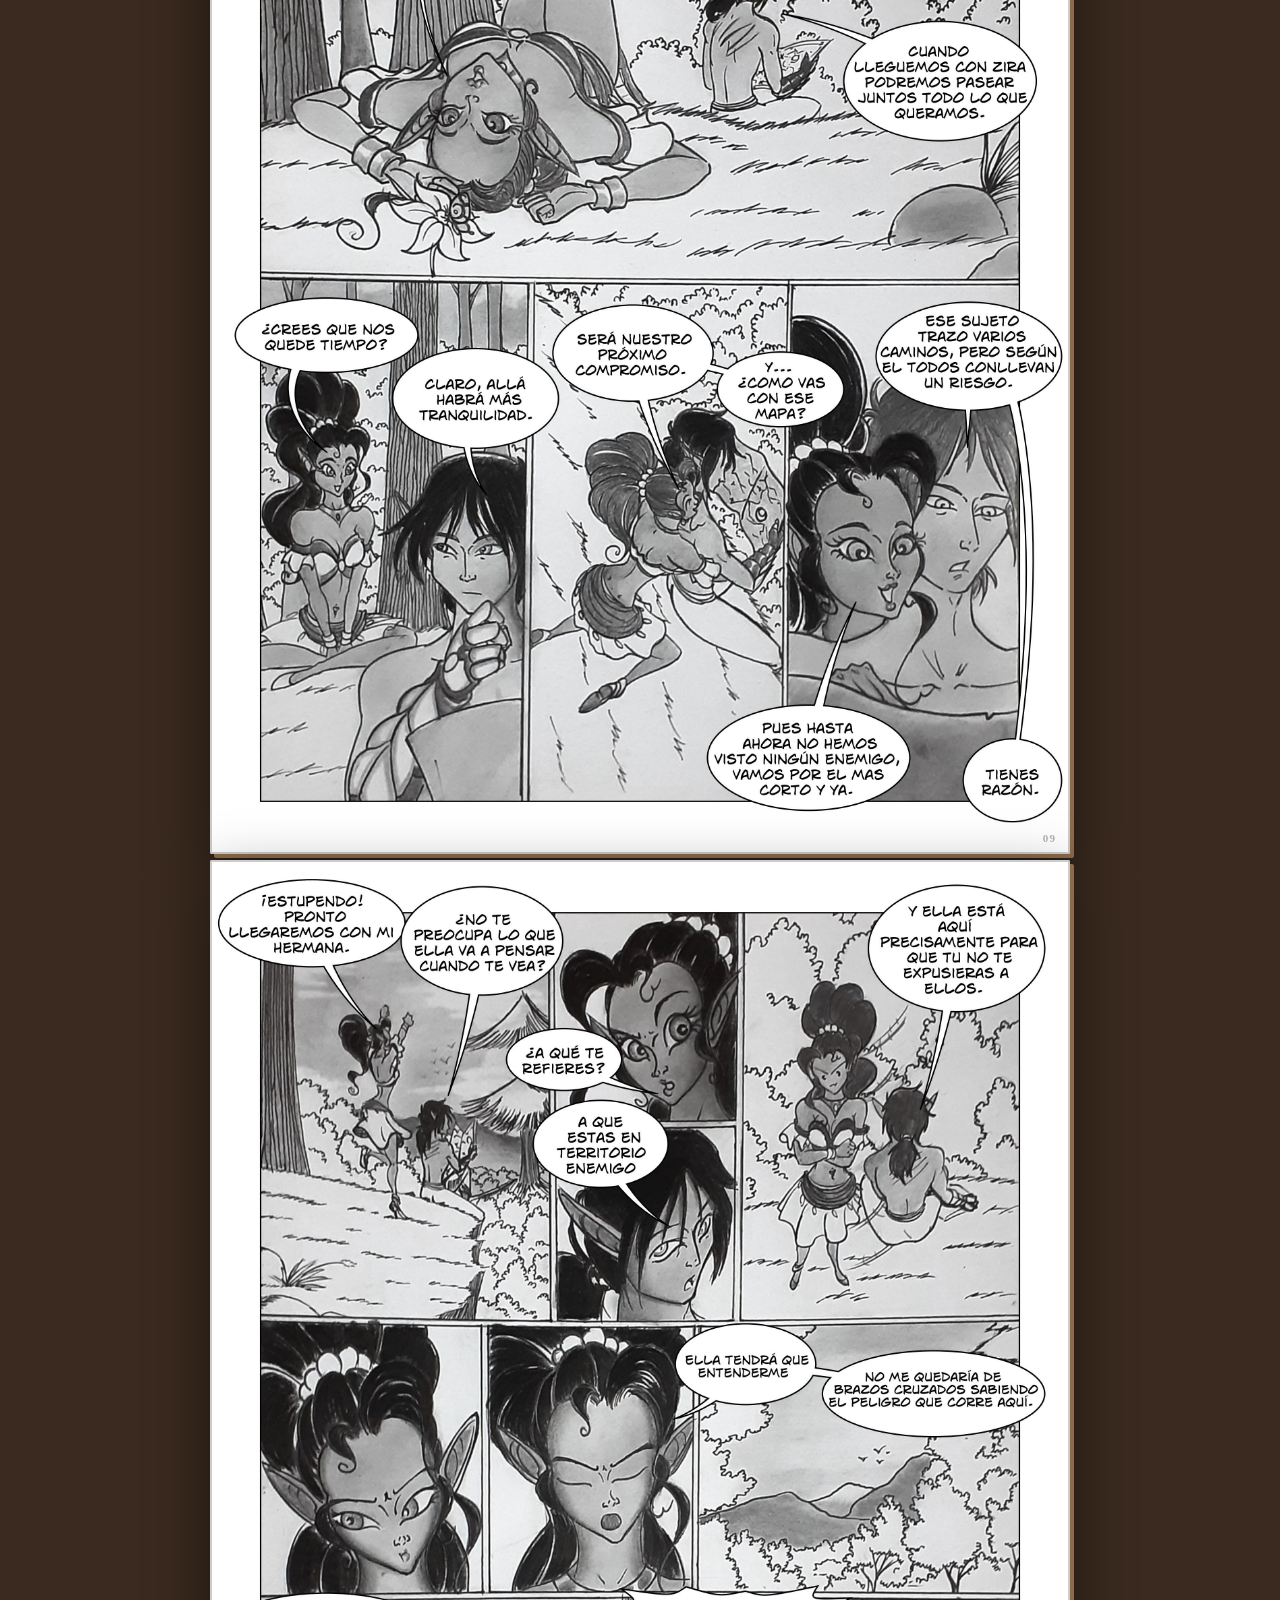
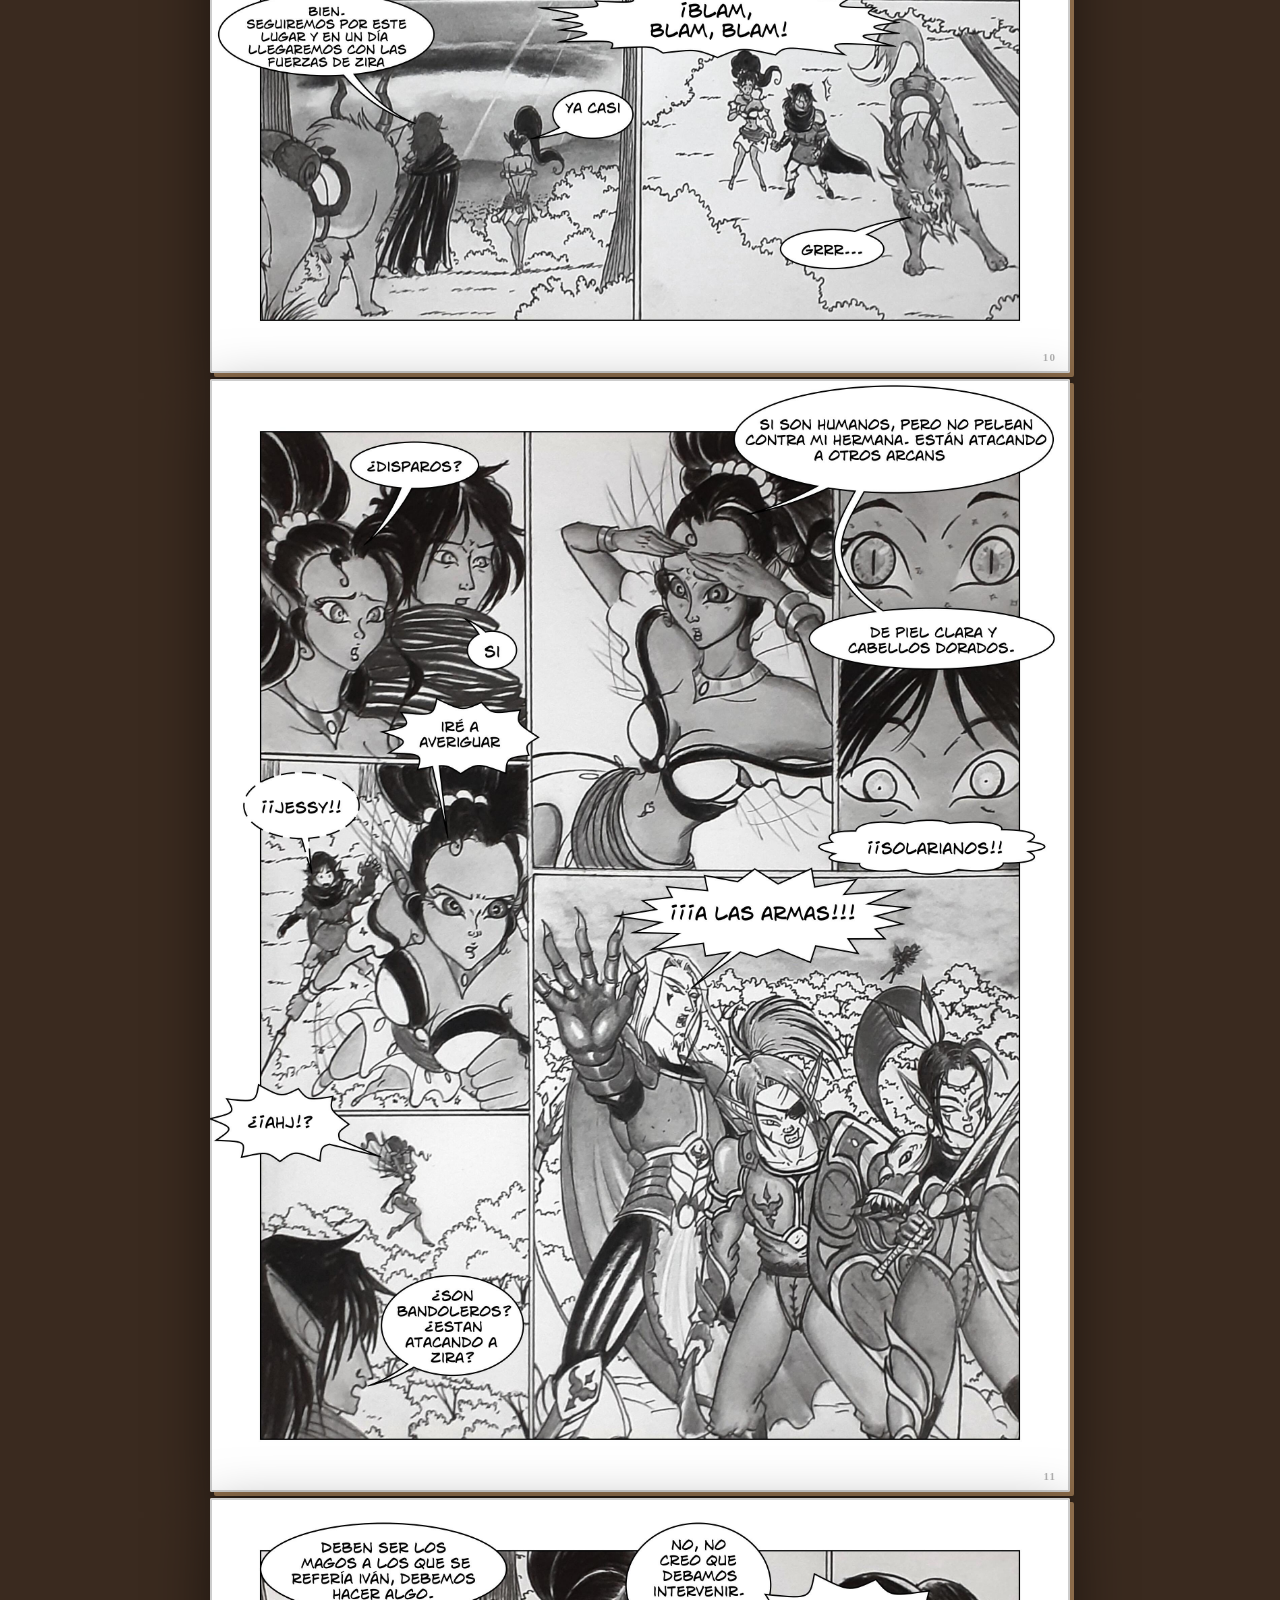
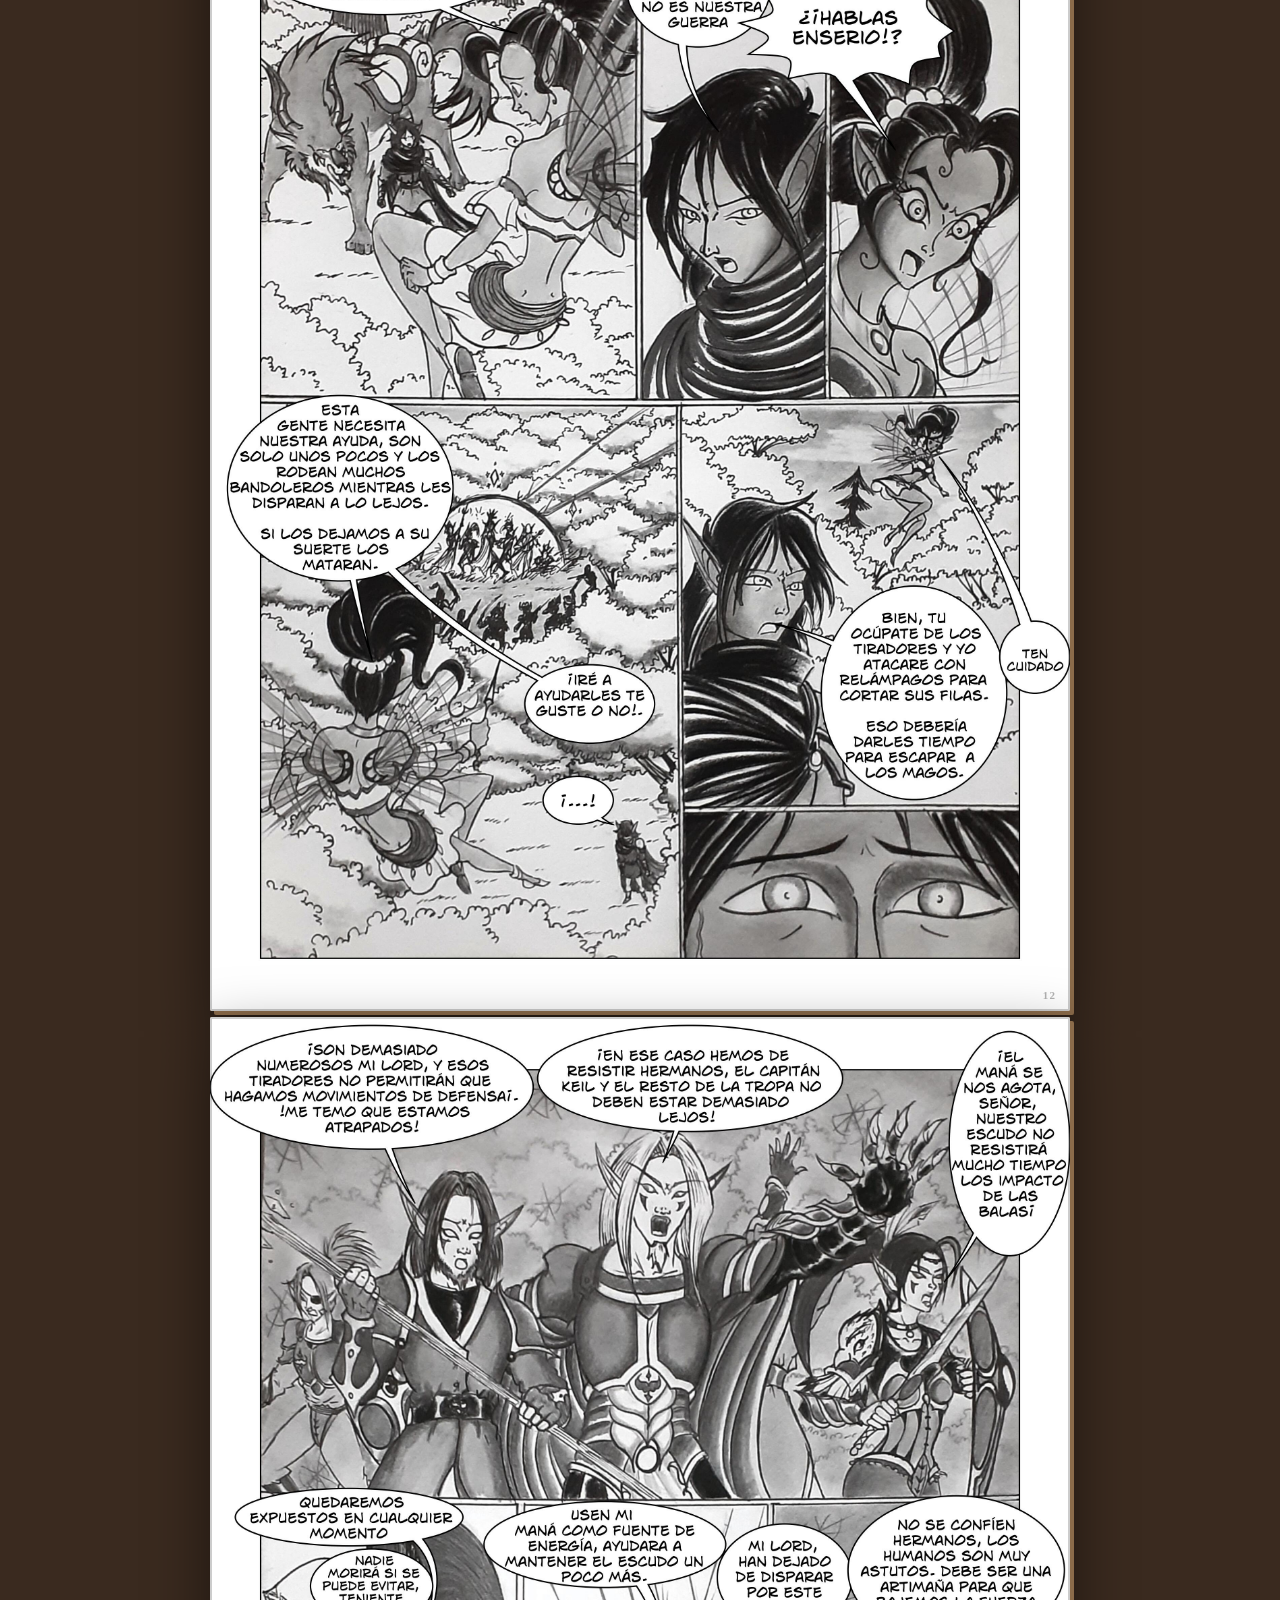
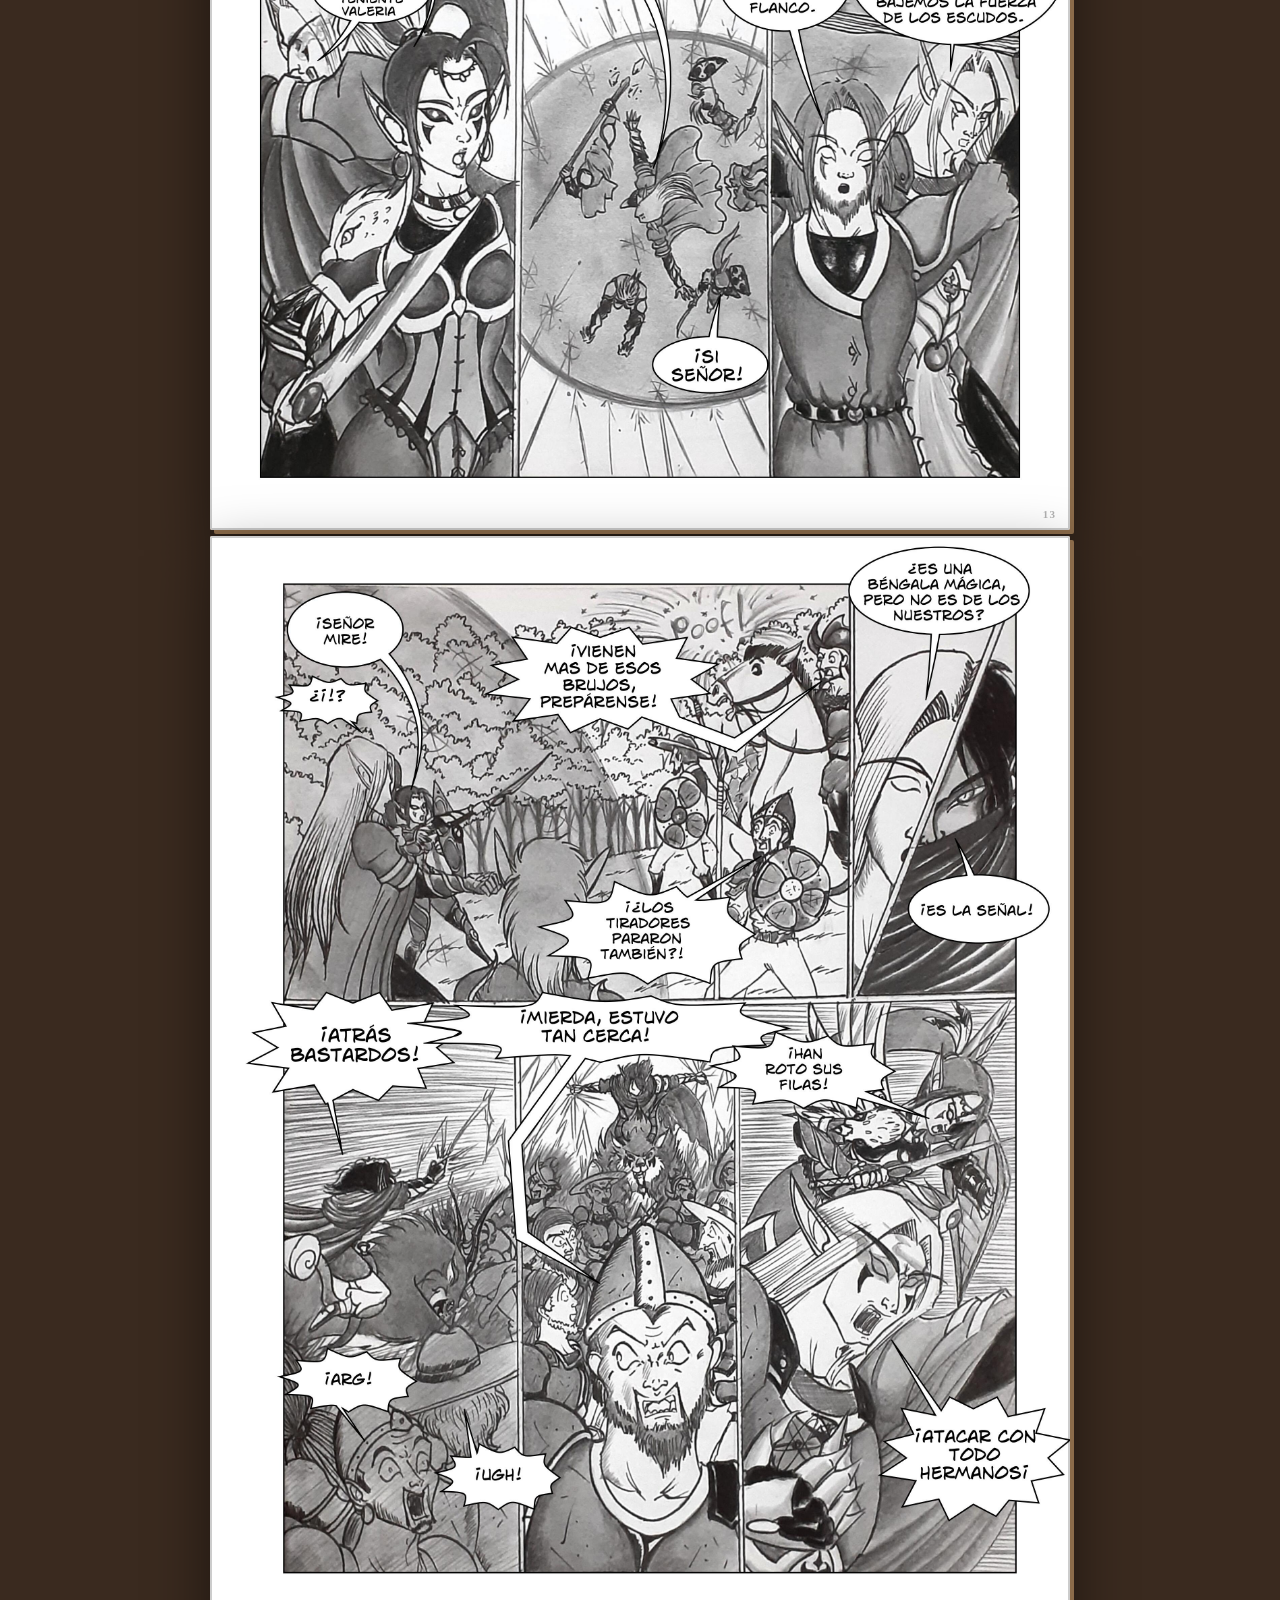
<file: Escribart/capitulo-7/index.html>
<!DOCTYPE html>
<html lang="es">
<head>
    <meta charset="UTF-8">
    <meta name="viewport" content="width=device-width, initial-scale=1.0">
    <title>Escribart · Capítulo 7 · Valle sin sombras</title>
    <link rel="preconnect" href="https://fonts.googleapis.com">
    <link href="https://fonts.googleapis.com/css2?family=Bebas+Neue&family=Noto+Serif+JP:wght@300;700&family=Barlow+Condensed:ital,wght@0,300;0,600;1,300&family=Permanent+Marker&display=swap" rel="stylesheet">
    <link rel="stylesheet" href="styles.css">
</head>
<body>

    <nav class="top-nav">
        <a href="../capitulo-6/index.html" class="back-link">← Cap. 06</a>
        <div class="nav-chapter-id">CAPÍTULO 07</div>
        <a href="../capitulo-8/index.html" class="nav-next">Cap. 08 →</a>
    </nav>

    <div class="chapter-hero">
        <p class="chapter-eyebrow">Escribart · 2026</p>
        <h1 class="chapter-title">VALLE SIN SOMBRAS</h1>
        <div class="chapter-line"></div>
        <p class="chapter-subtitle">Capítulo 7</p>
    </div>

    <div class="comic-container">
        <div class="page-wrapper" data-page="01"><img src="./Page_01.jpg" alt="Página 1"></div>
        <div class="page-wrapper" data-page="02"><img src="./Page_02.jpg" alt="Página 2"></div>
        <div class="page-wrapper" data-page="03"><img src="./Page_03.jpg" alt="Página 3"></div>
        <div class="page-wrapper" data-page="04"><img src="./Page_04.jpg" alt="Página 4"></div>
        <div class="page-wrapper" data-page="05"><img src="./Page_05.jpg" alt="Página 5"></div>
        <div class="page-wrapper" data-page="06"><img src="./Page_06.jpg" alt="Página 6"></div>
        <div class="page-wrapper" data-page="07"><img src="./Page_07.jpg" alt="Página 7"></div>
        <div class="page-wrapper" data-page="08"><img src="./Page_08.jpg" alt="Página 8"></div>
        <div class="page-wrapper" data-page="09"><img src="./Page_09.jpg" alt="Página 9"></div>
        <div class="page-wrapper" data-page="10"><img src="./Page_10.jpg" alt="Página 10"></div>
        <div class="page-wrapper" data-page="11"><img src="./Page_11.jpg" alt="Página 11"></div>
        <div class="page-wrapper" data-page="12"><img src="./Page_12.jpg" alt="Página 12"></div>
        <div class="page-wrapper" data-page="13"><img src="./Page_13.jpg" alt="Página 13"></div>
        <div class="page-wrapper" data-page="14"><img src="./Page_14.jpg" alt="Página 14"></div>
        <div class="page-wrapper" data-page="15"><img src="./Page_15.jpg" alt="Página 15"></div>
        <div class="page-wrapper" data-page="16"><img src="./Page_16.jpg" alt="Página 16"></div>
        <div class="page-wrapper" data-page="17"><img src="./Page_17.jpg" alt="Página 17"></div>
        <div class="page-wrapper" data-page="18"><img src="./Page_18.jpg" alt="Página 18"></div>
        <div class="page-wrapper" data-page="19"><img src="./Page_19.jpg" alt="Página 19"></div>
        <div class="page-wrapper" data-page="20"><img src="./Page_20.jpg" alt="Página 20"></div>
        <div class="page-wrapper" data-page="21"><img src="./Page_21.jpg" alt="Página 21"></div>
        <div class="page-wrapper" data-page="22"><img src="./Page_22.jpg" alt="Página 22"></div>
        <div class="page-wrapper" data-page="23"><img src="./Page_23.jpg" alt="Página 23"></div>
    </div>

    <div class="next-chapter-section">
        <p class="next-label">CONTINÚA</p>
        <a href="../capitulo-8/index.html" class="btn-next">
            <span>CAPÍTULO 08</span>
            <span class="arrow">→</span>
        </a>
        <br>
        <a href="../index.html" class="back-index">↑ Volver al índice</a>
    </div>

    <footer>
        ESCRIBART &nbsp;·&nbsp; 2026 &nbsp;·&nbsp; El Cartonero &nbsp;·&nbsp; Historietas para mi
    </footer>

    <script>
        const observer = new IntersectionObserver((entries) => {
            entries.forEach(entry => {
                if (entry.isIntersecting) {
                    entry.target.classList.add('visible');
                    observer.unobserve(entry.target);
                }
            });
        }, { threshold: 0.05, rootMargin: '0px 0px -40px 0px' });
        document.querySelectorAll('.page-wrapper').forEach(el => observer.observe(el));
    </script>

</body>
</html>
</file>
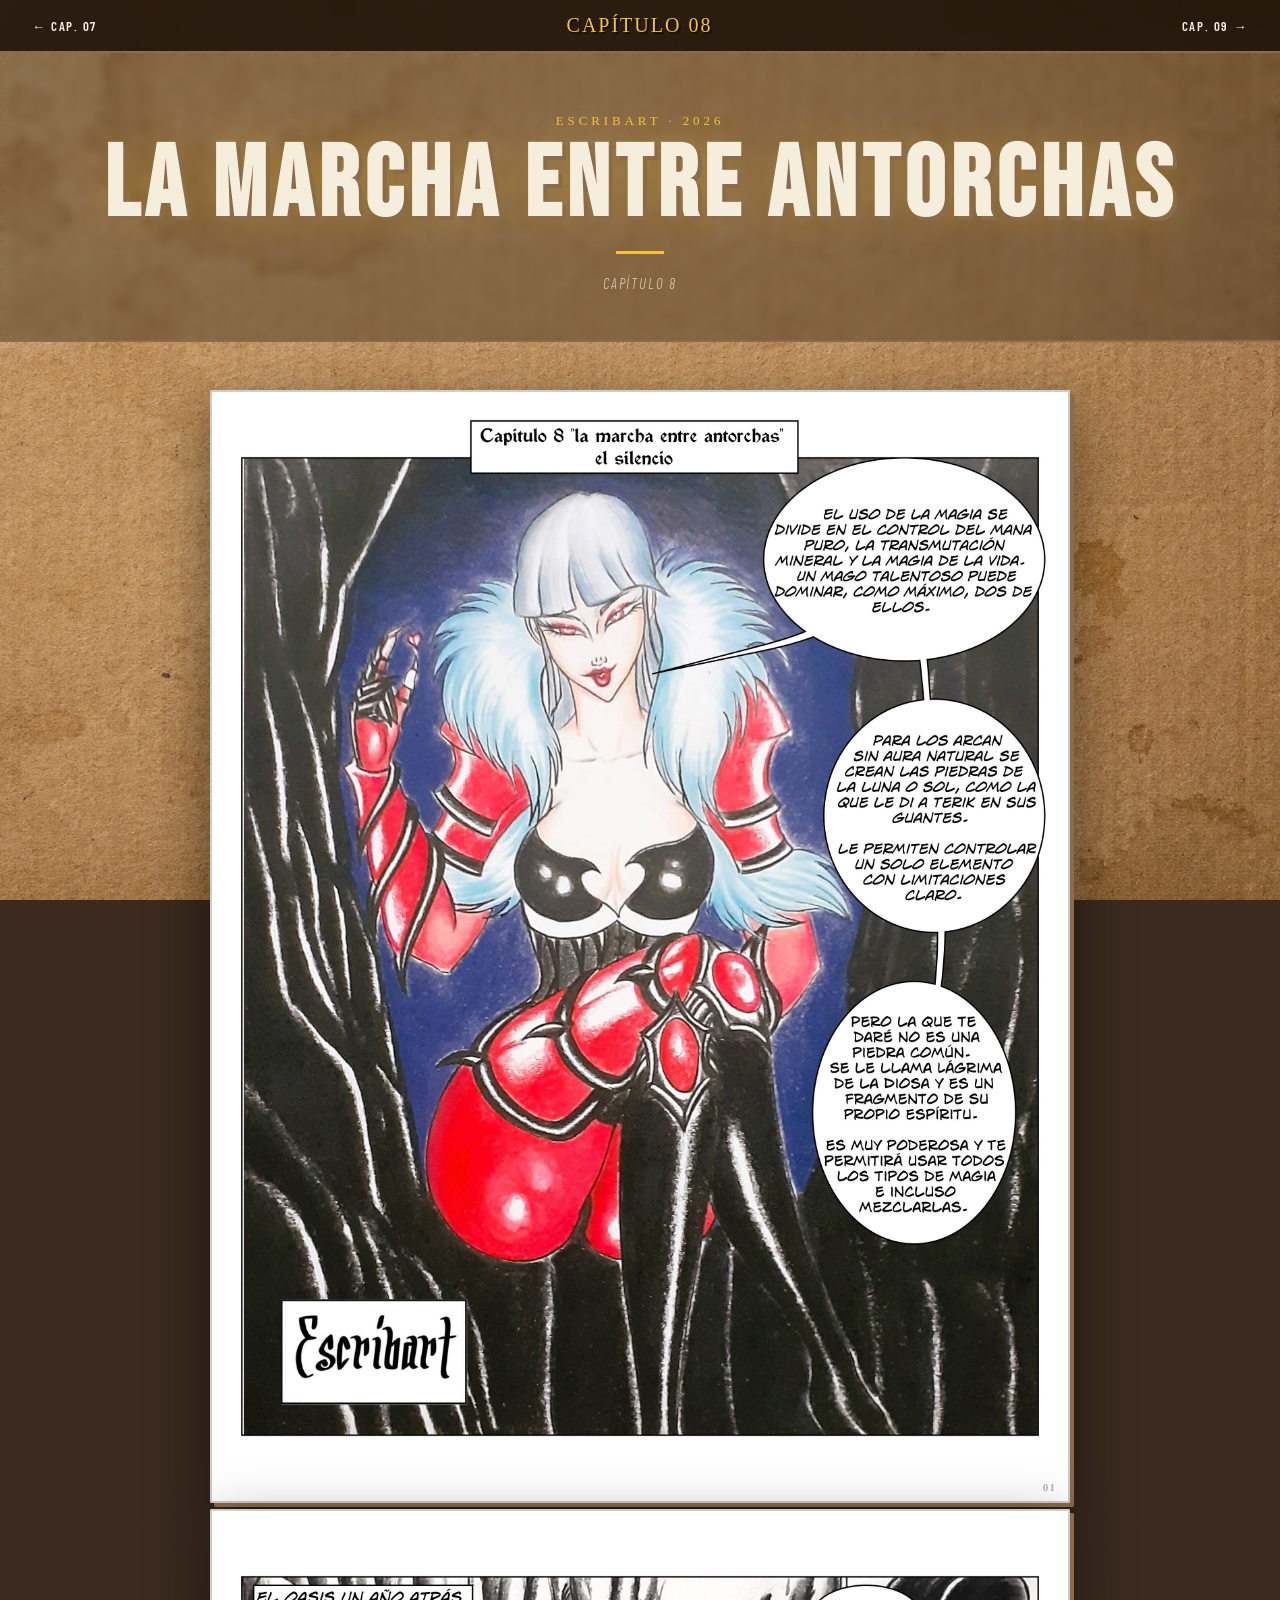
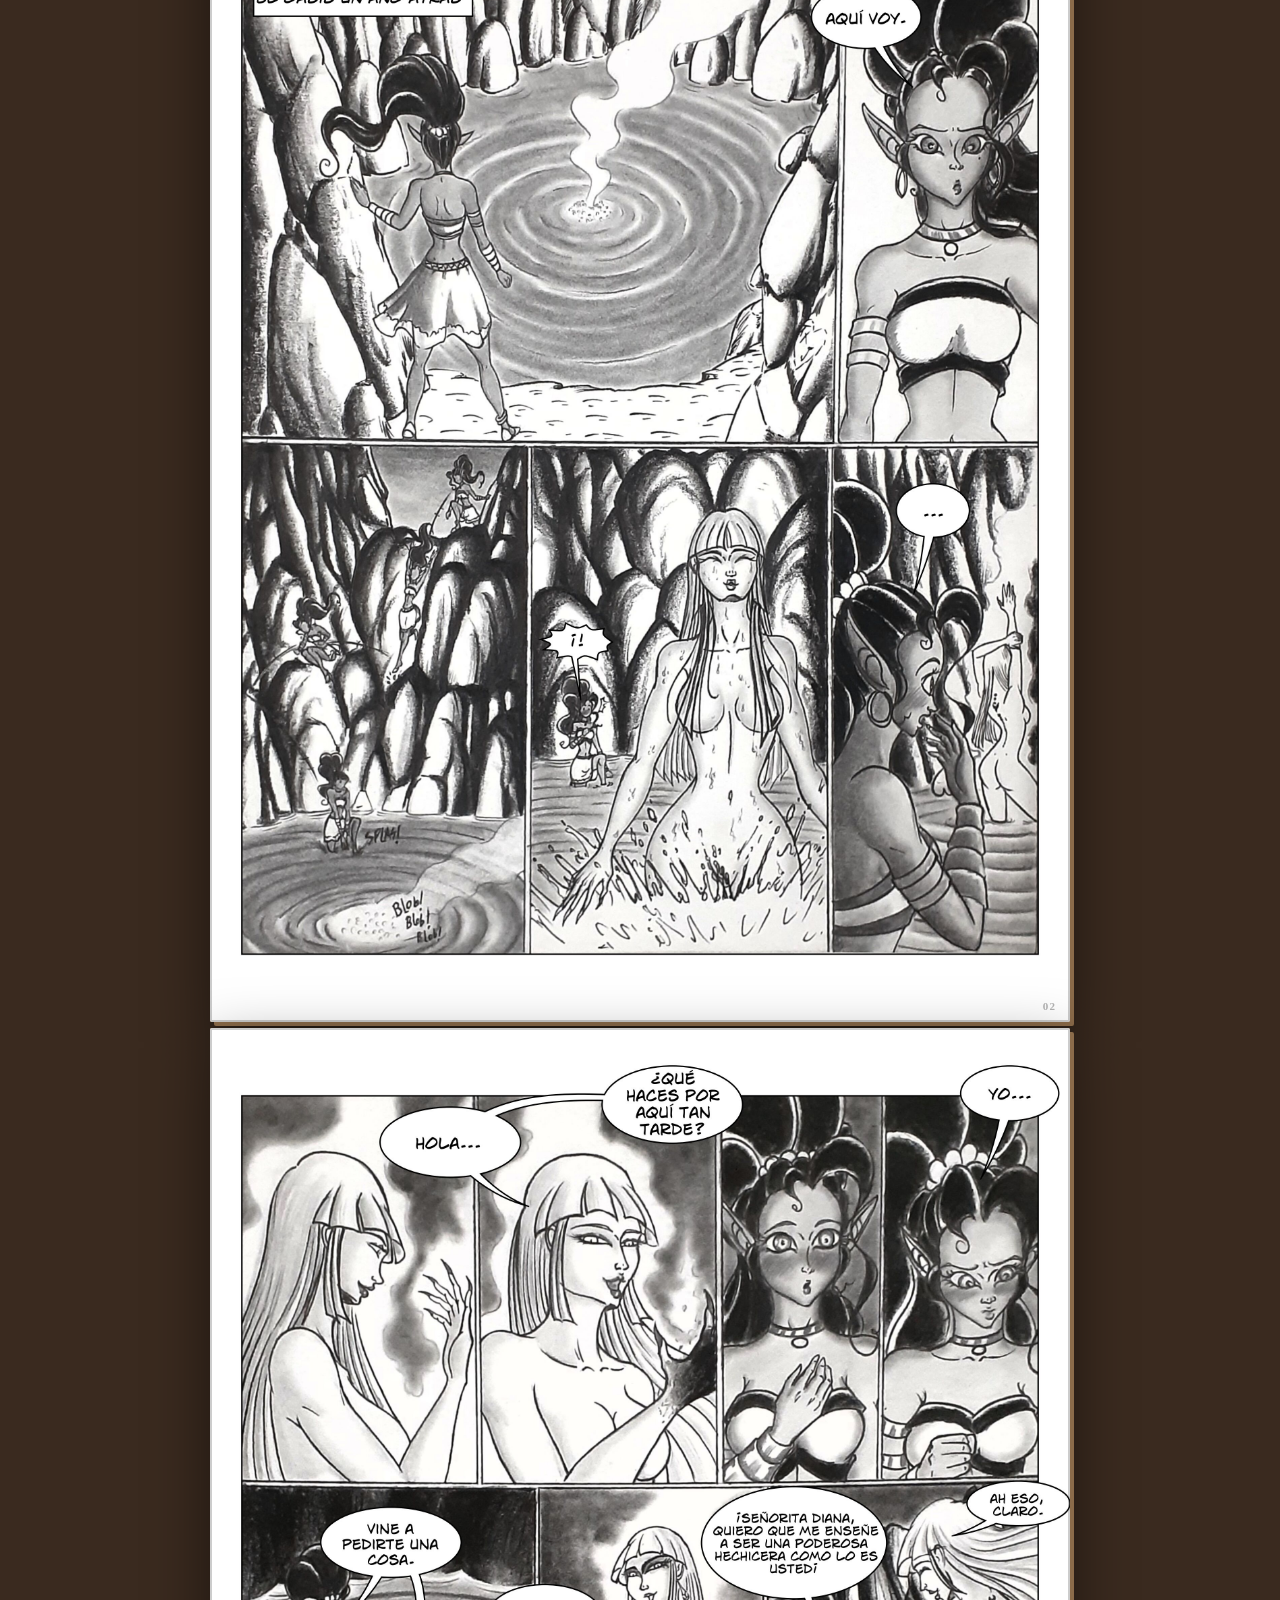
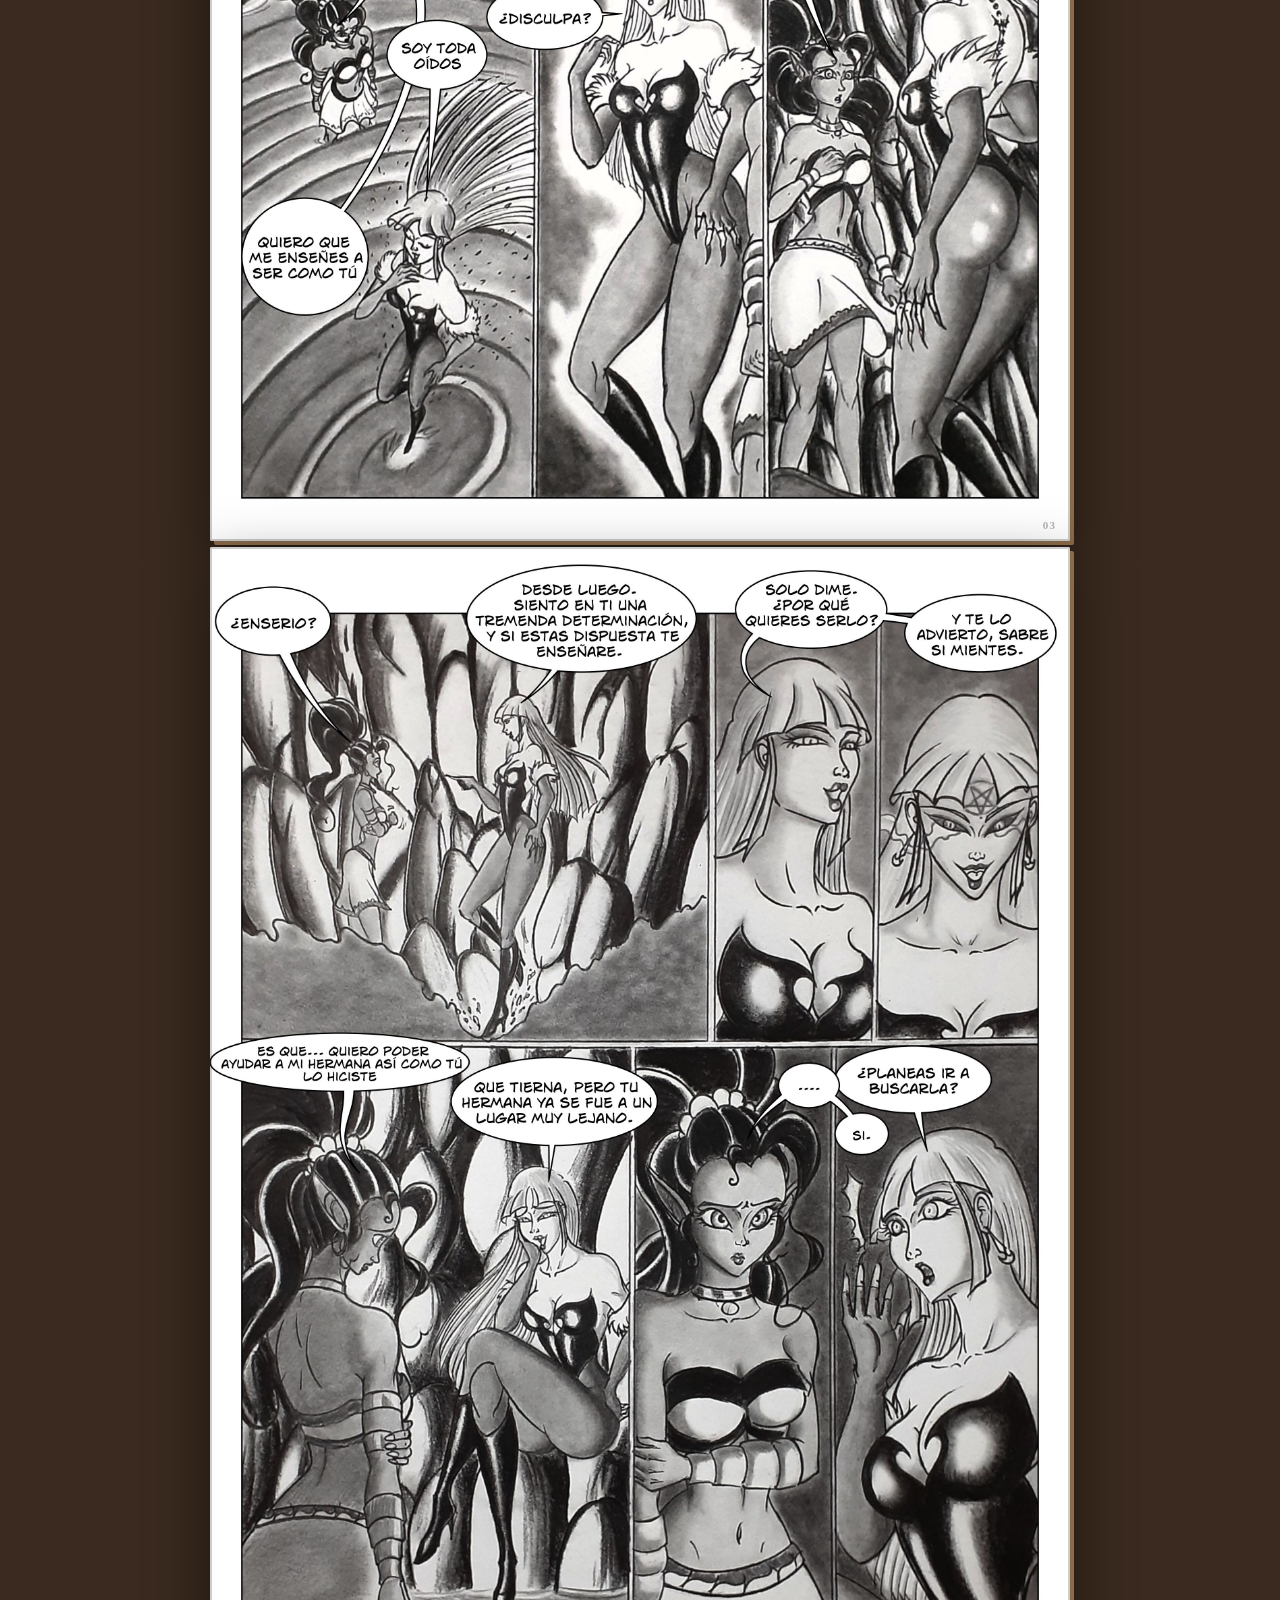
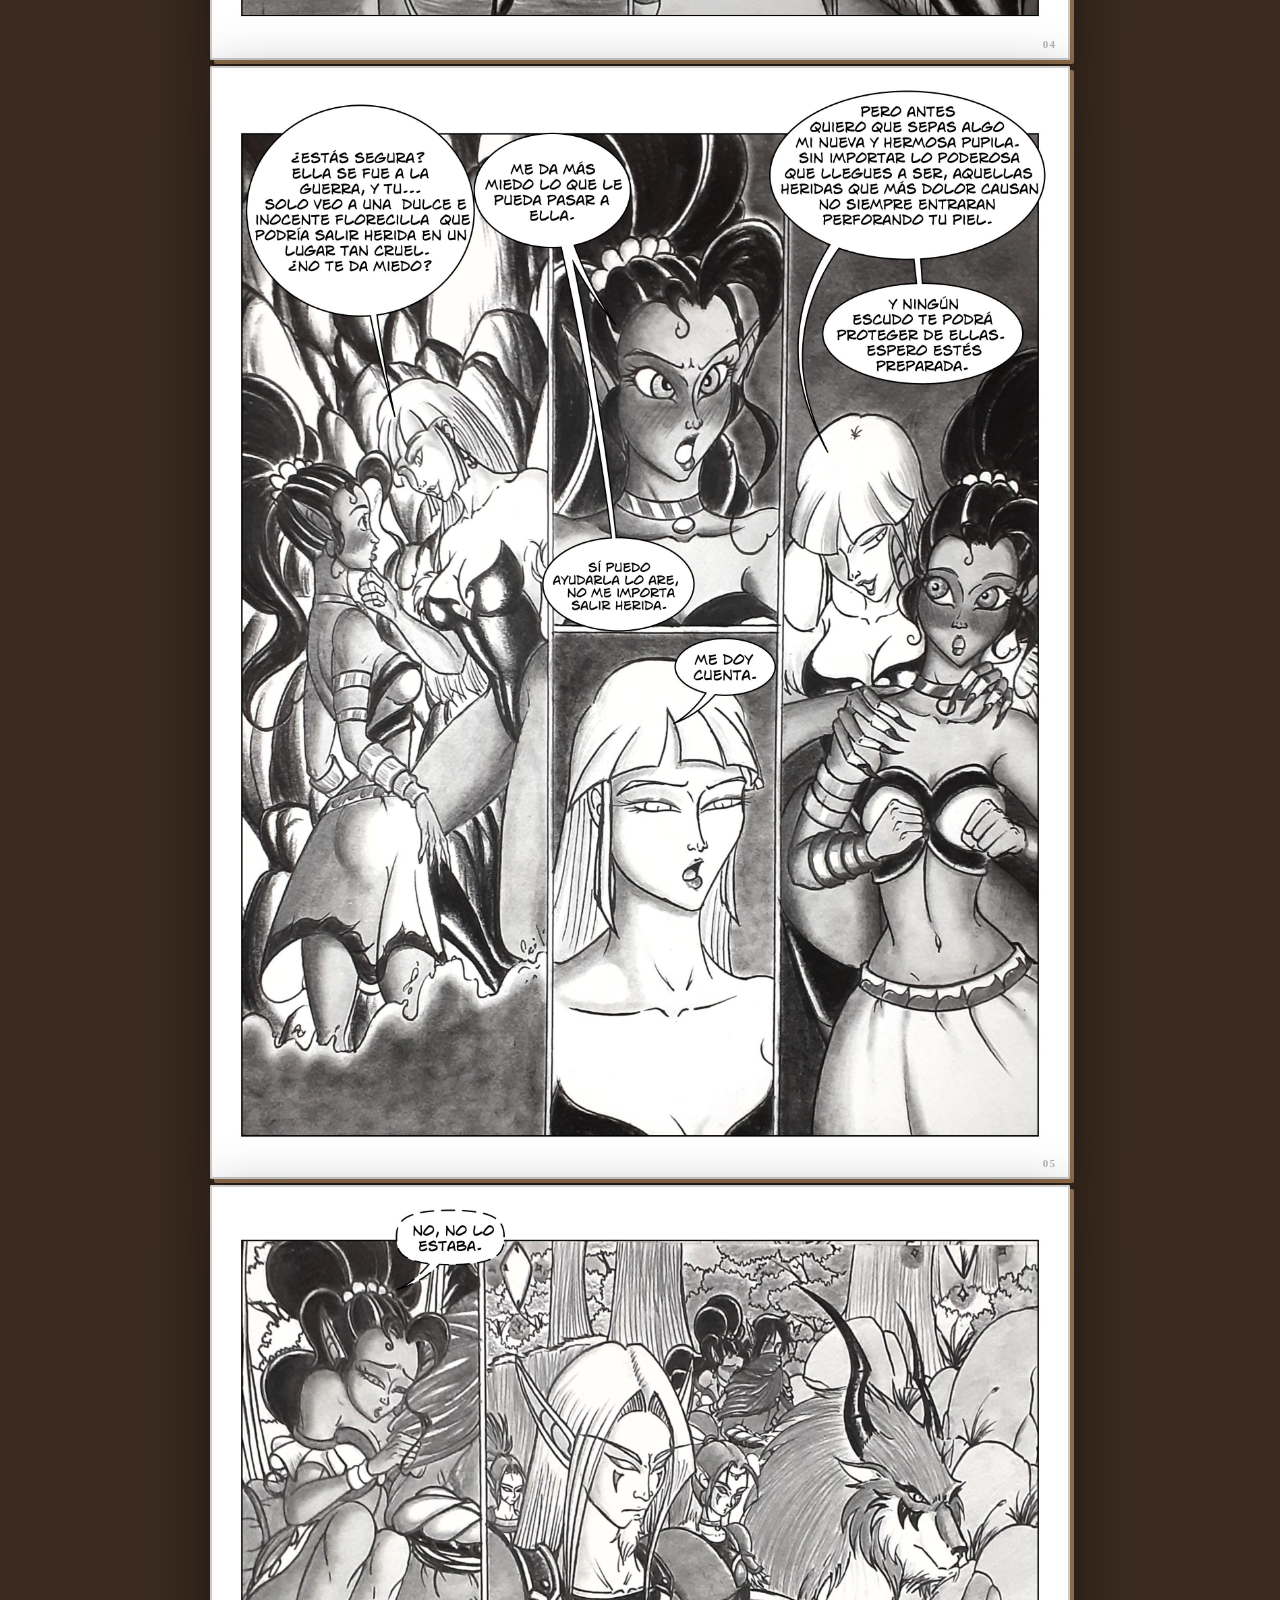
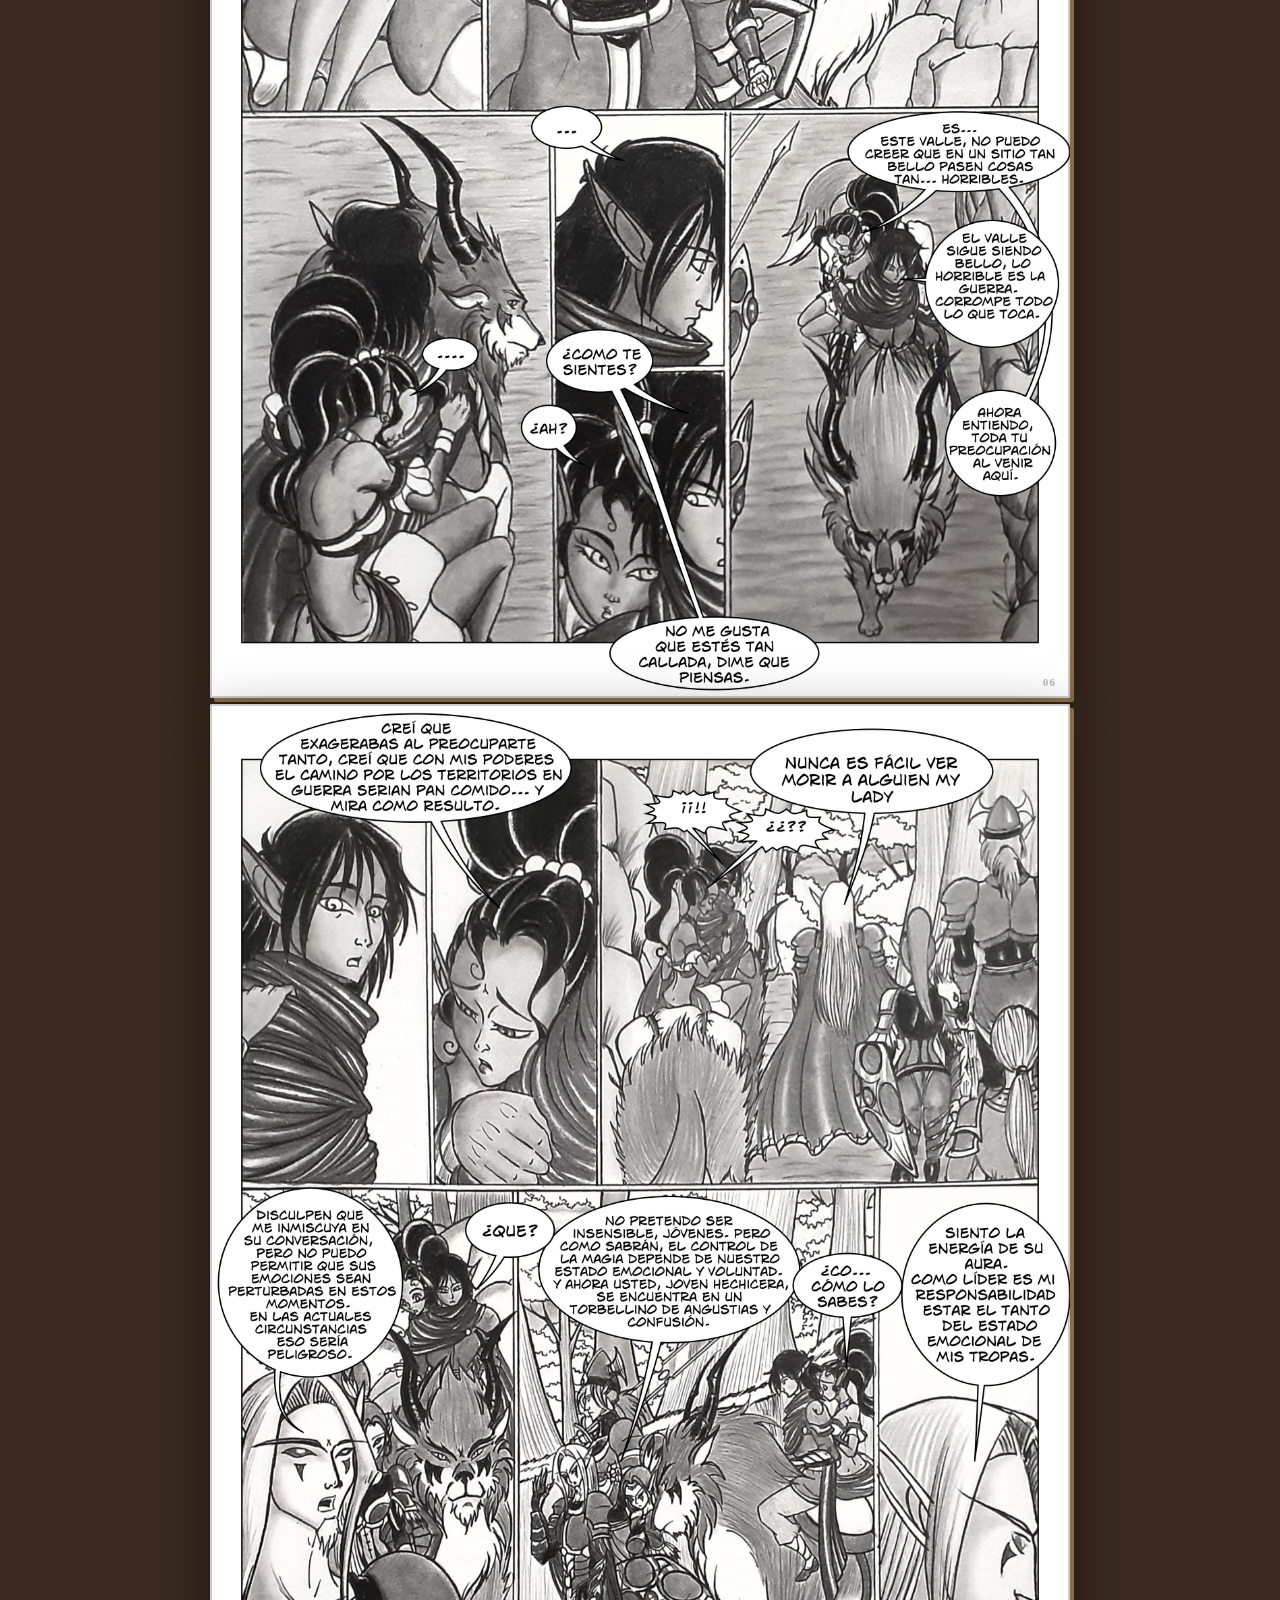
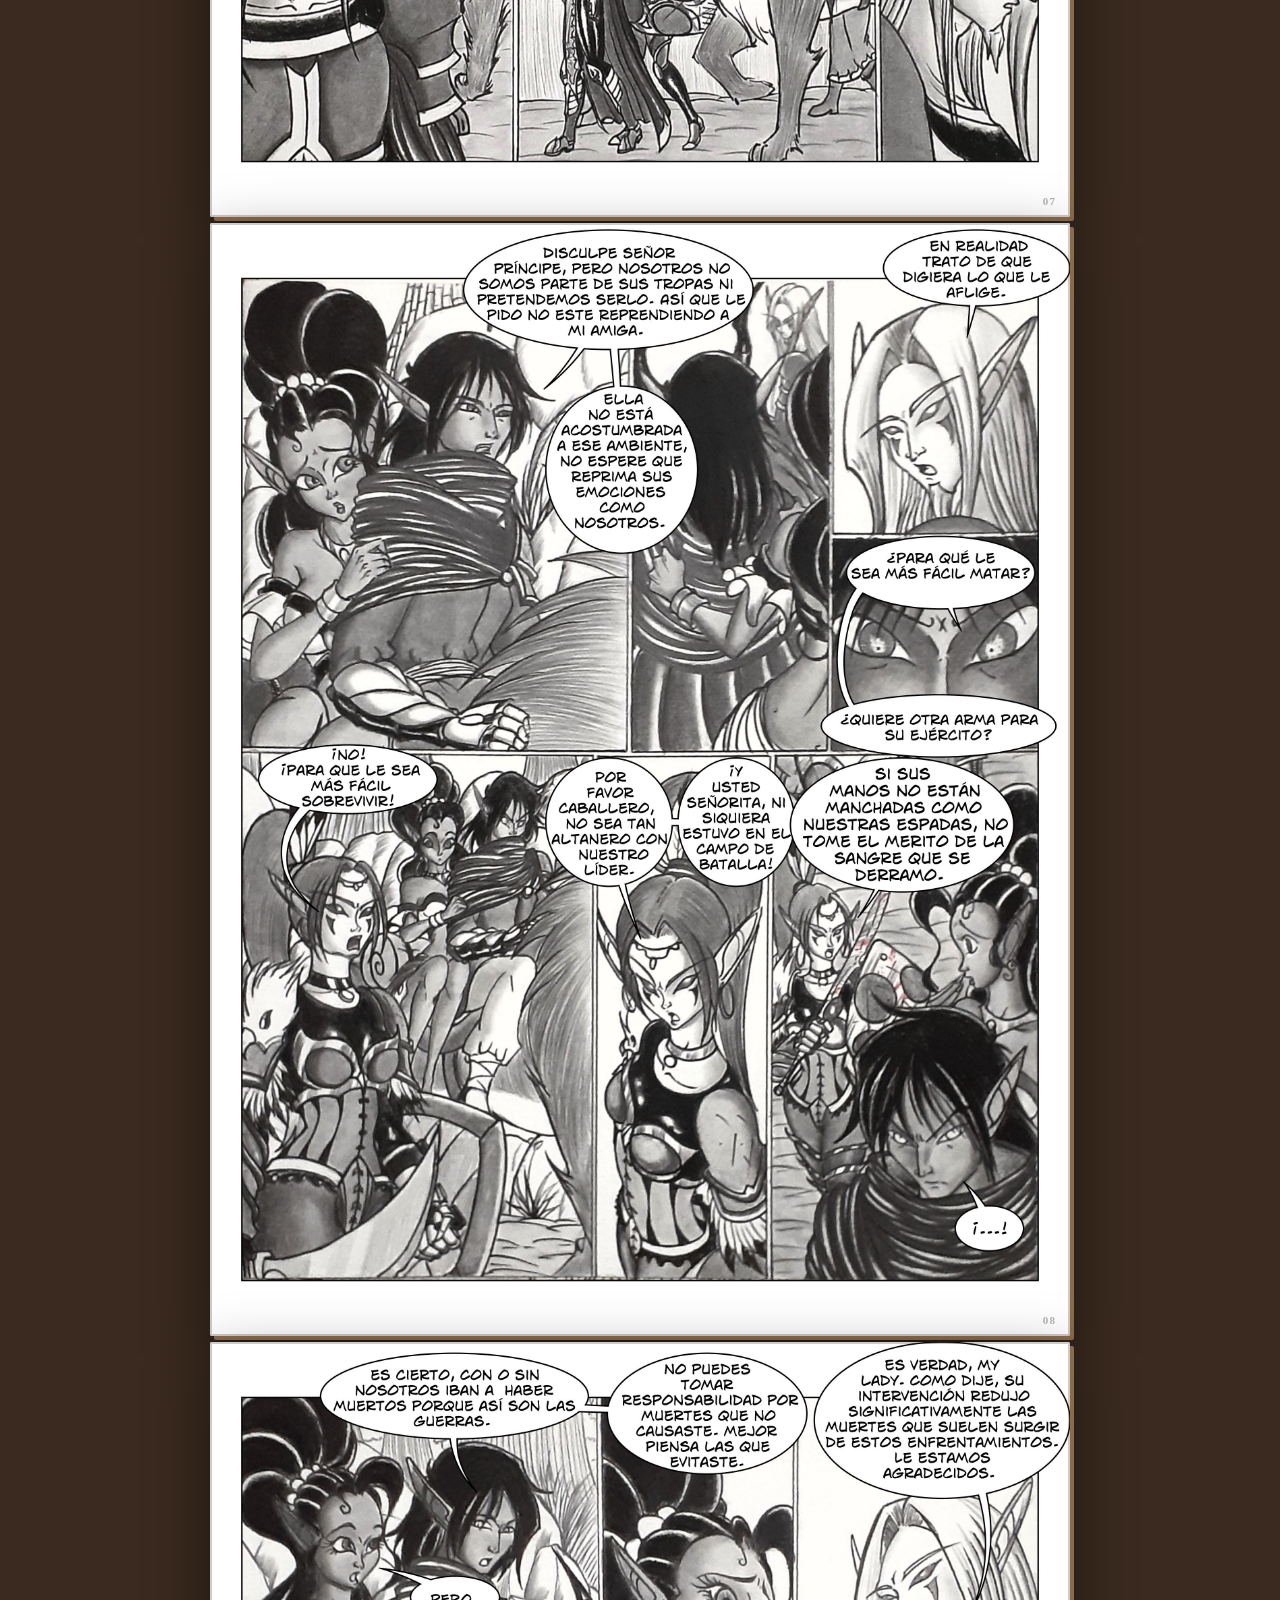
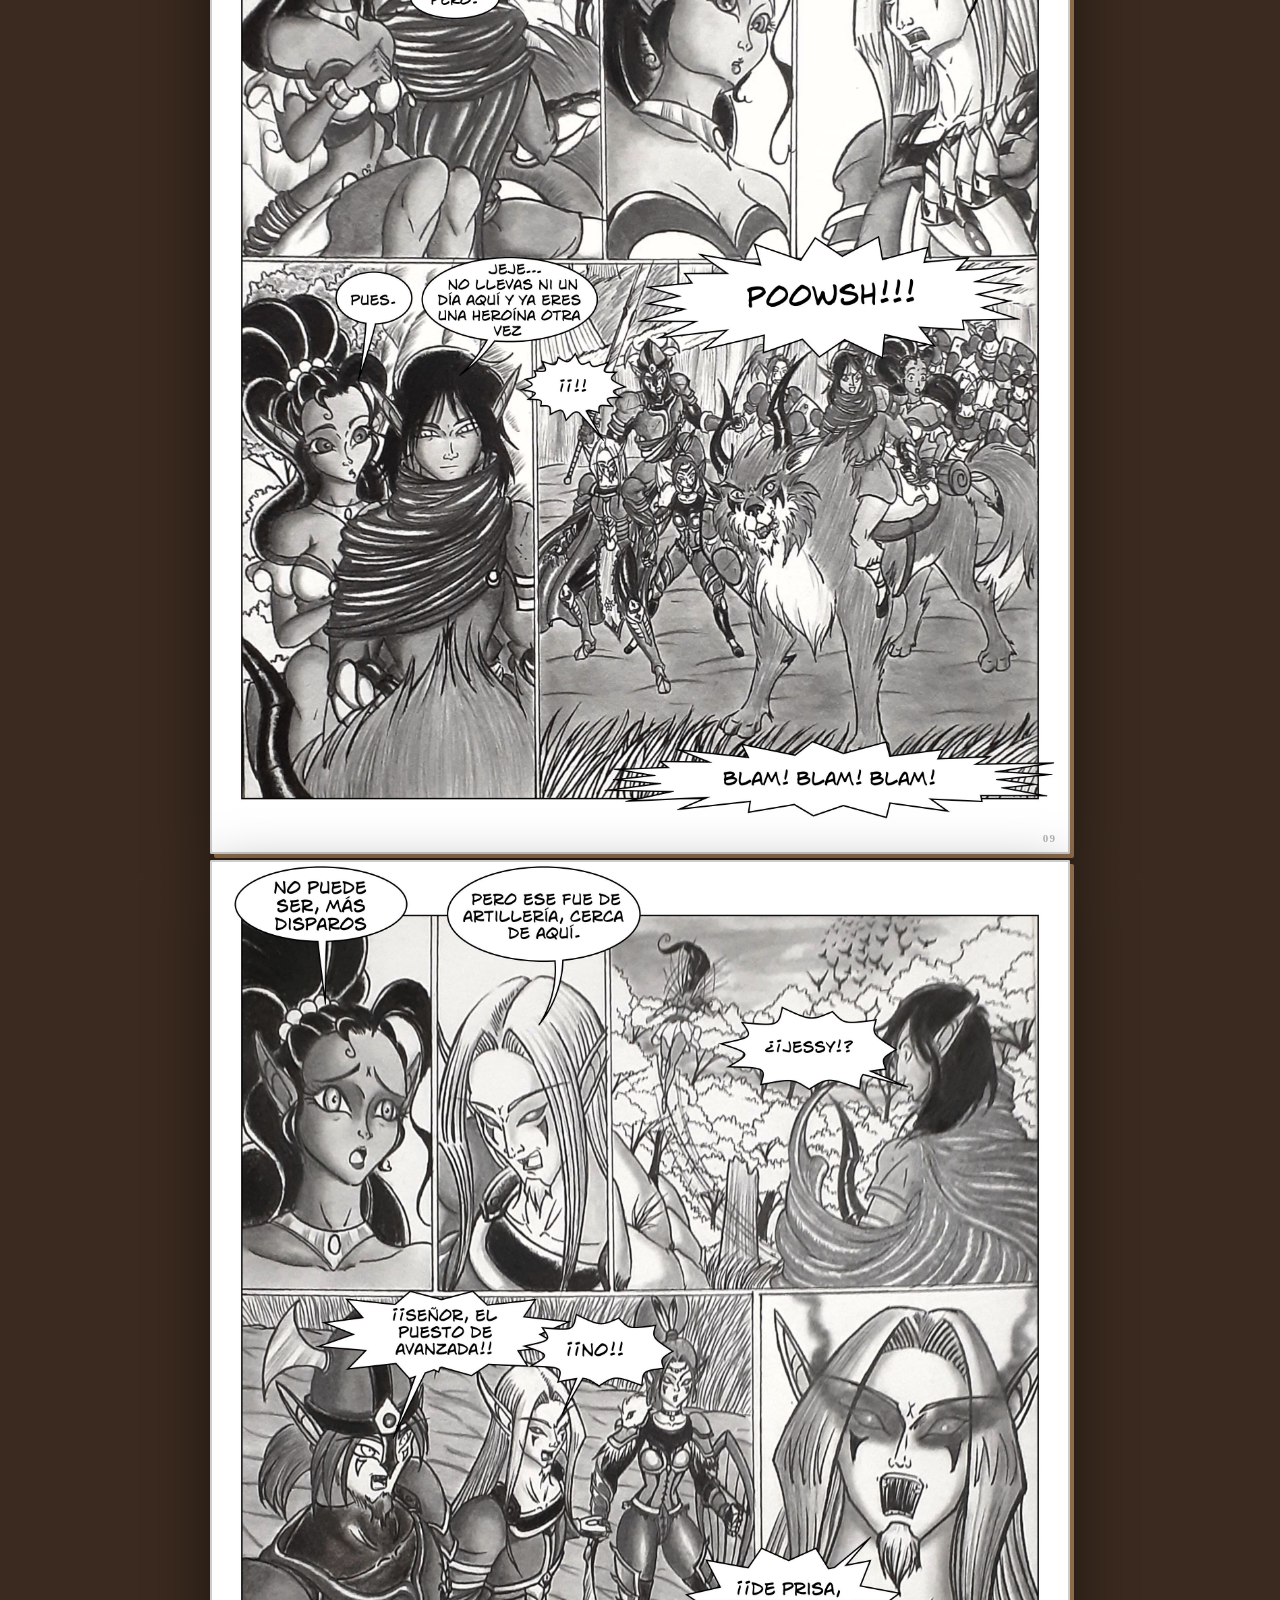
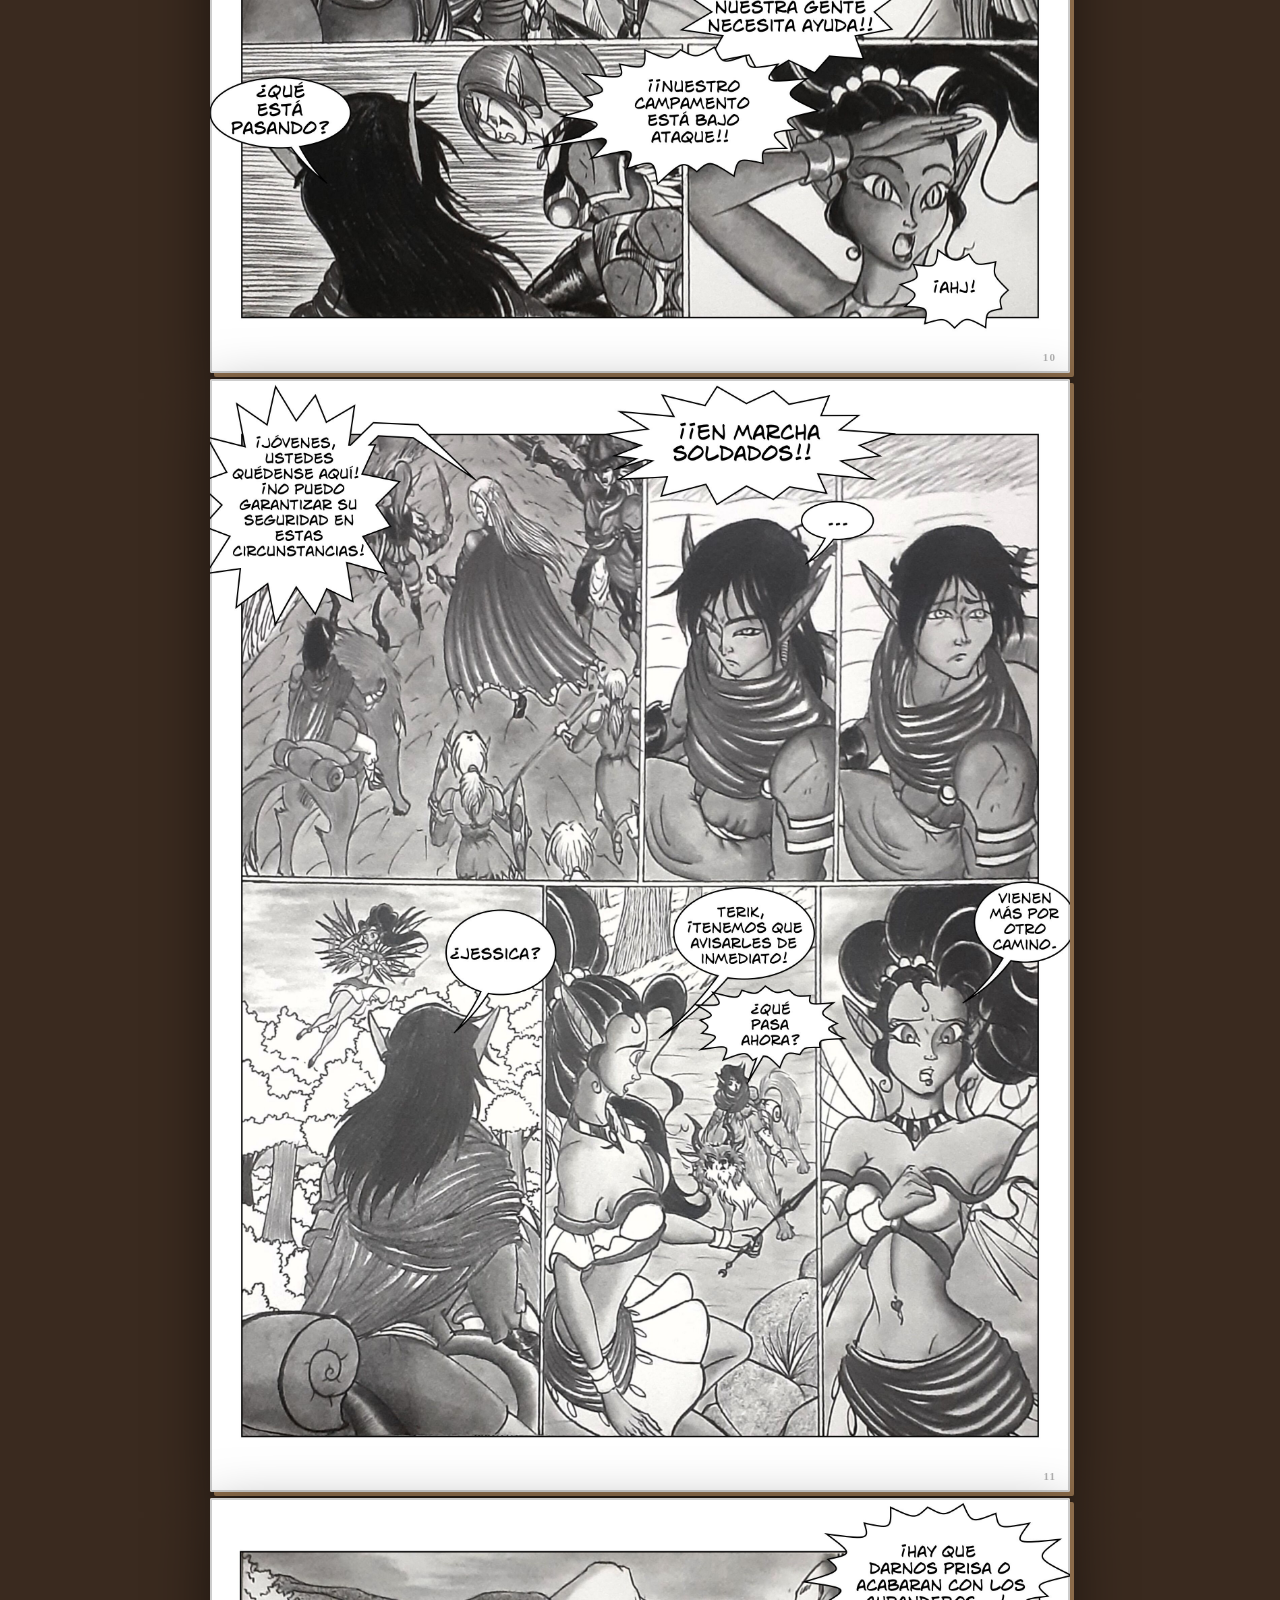
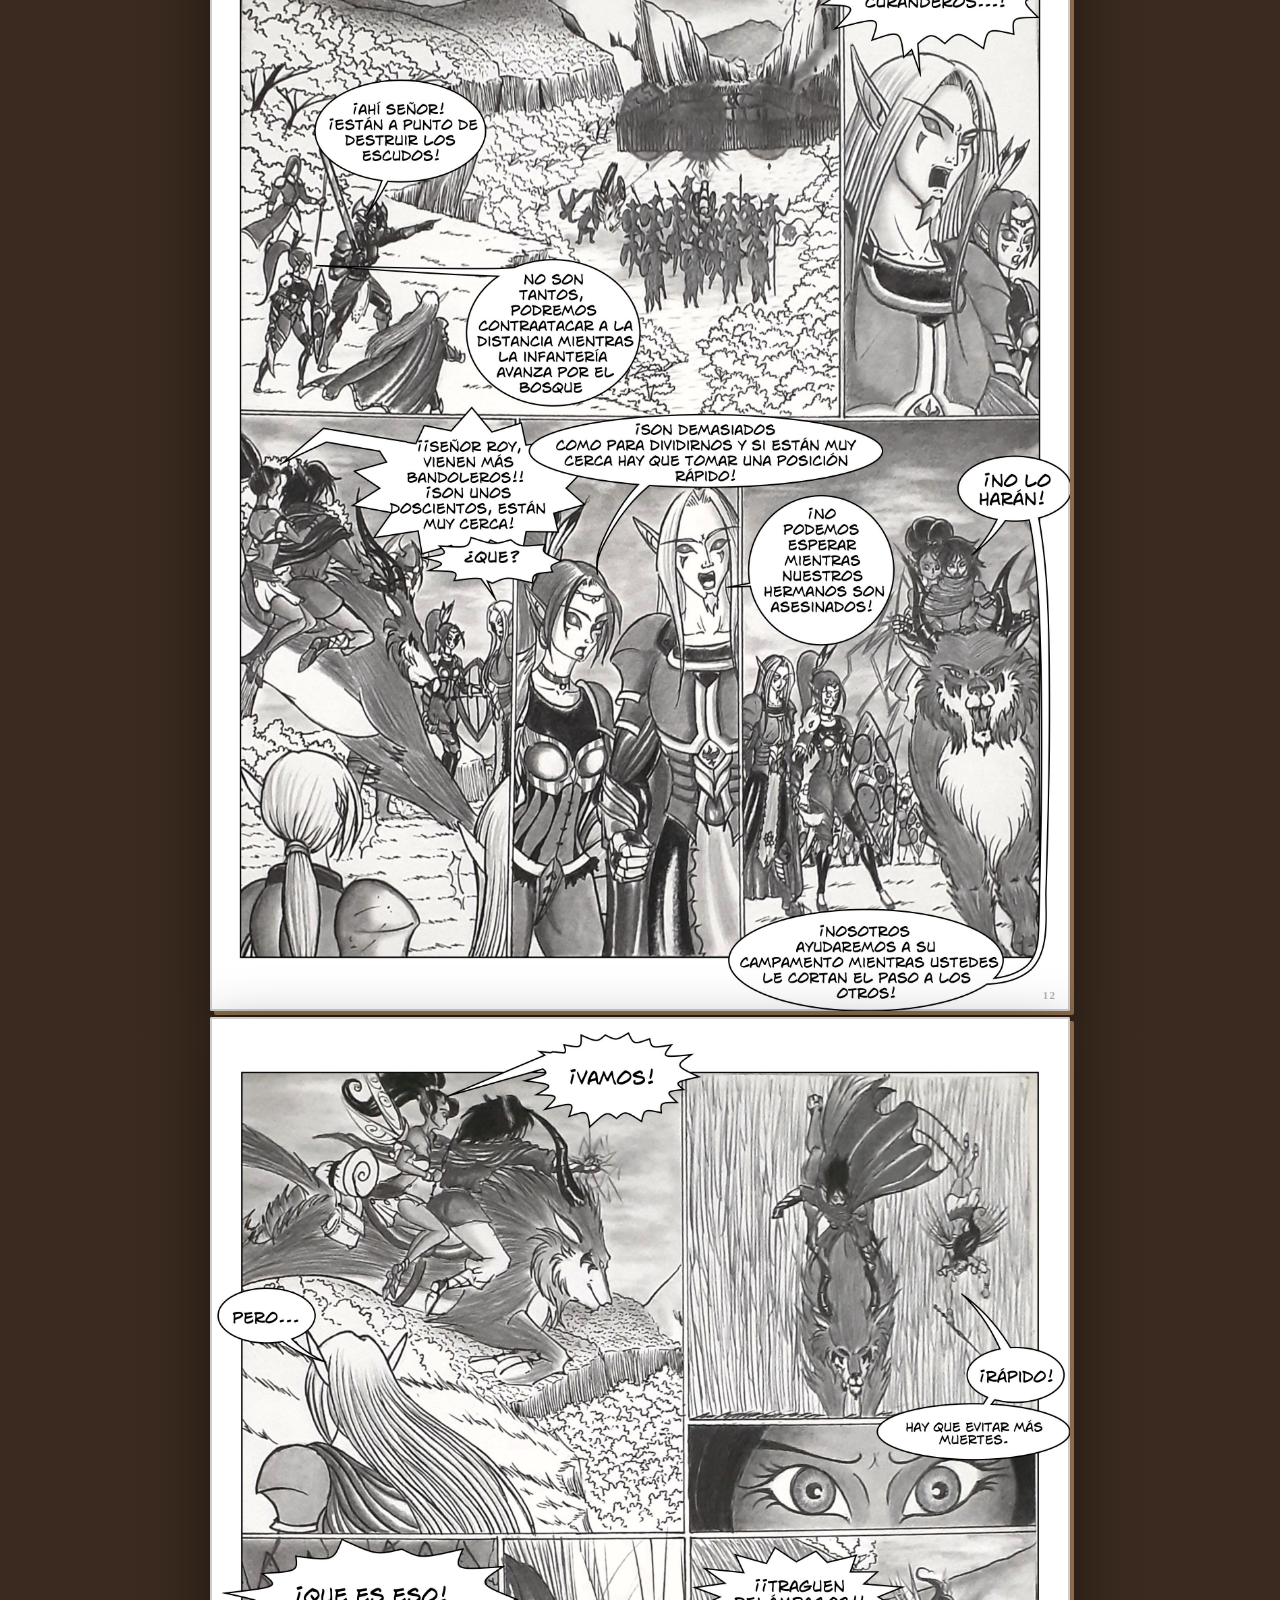
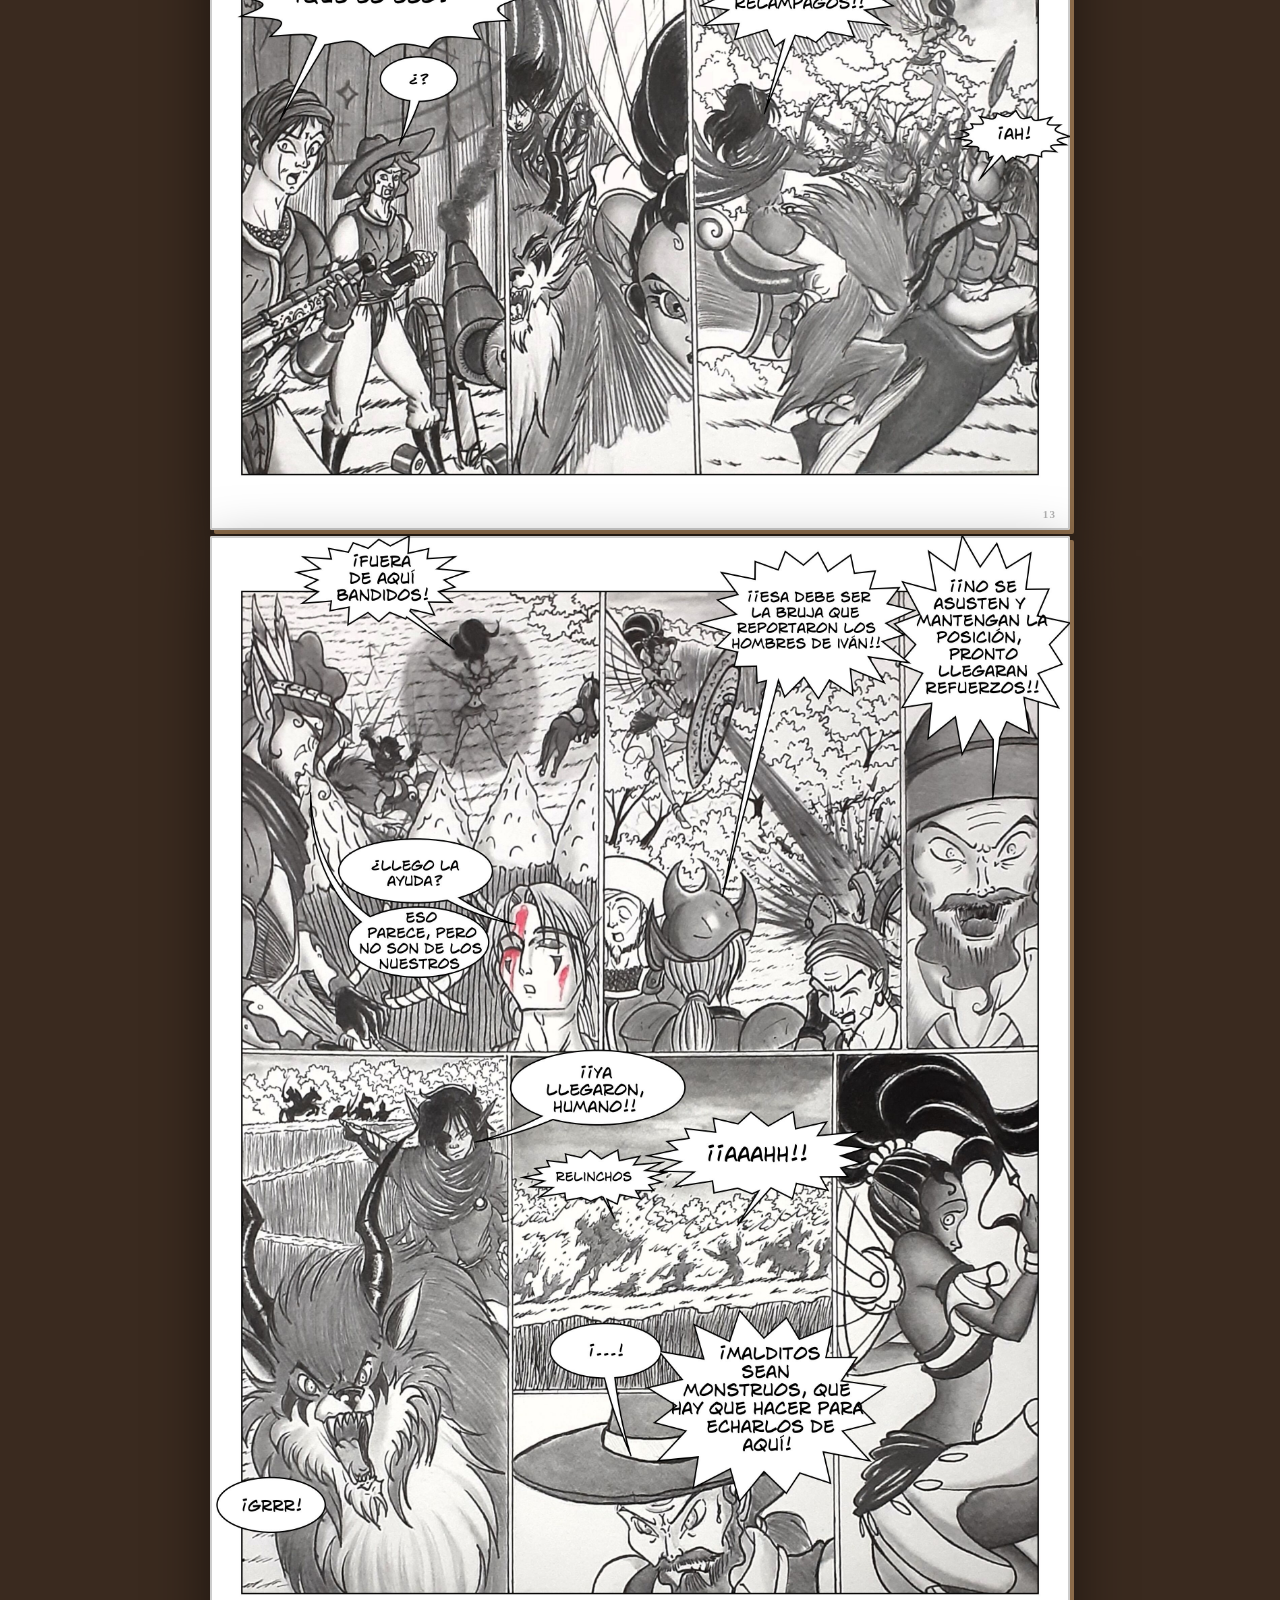
<file: Escribart/capitulo-8/index.html>
<!DOCTYPE html>
<html lang="es">
<head>
    <meta charset="UTF-8">
    <meta name="viewport" content="width=device-width, initial-scale=1.0">
    <title>Escribart · Capítulo 8 · La marcha entre antorchas</title>
    <link rel="preconnect" href="https://fonts.googleapis.com">
    <link href="https://fonts.googleapis.com/css2?family=Bebas+Neue&family=Noto+Serif+JP:wght@300;700&family=Barlow+Condensed:ital,wght@0,300;0,600;1,300&family=Permanent+Marker&display=swap" rel="stylesheet">
    <link rel="stylesheet" href="styles.css">
</head>
<body>

    <nav class="top-nav">
        <a href="../capitulo-7/index.html" class="back-link">← Cap. 07</a>
        <div class="nav-chapter-id">CAPÍTULO 08</div>
        <a href="../capitulo-9/index.html" class="nav-next">Cap. 09 →</a>
    </nav>

    <div class="chapter-hero">
        <p class="chapter-eyebrow">Escribart · 2026</p>
        <h1 class="chapter-title">LA MARCHA ENTRE ANTORCHAS</h1>
        <div class="chapter-line"></div>
        <p class="chapter-subtitle">Capítulo 8</p>
    </div>

    <div class="comic-container">
        <div class="page-wrapper" data-page="01"><img src="./Page_01.jpg" alt="Página 1"></div>
        <div class="page-wrapper" data-page="02"><img src="./Page_02.jpg" alt="Página 2"></div>
        <div class="page-wrapper" data-page="03"><img src="./Page_03.jpg" alt="Página 3"></div>
        <div class="page-wrapper" data-page="04"><img src="./Page_04.jpg" alt="Página 4"></div>
        <div class="page-wrapper" data-page="05"><img src="./Page_05.jpg" alt="Página 5"></div>
        <div class="page-wrapper" data-page="06"><img src="./Page_06.jpg" alt="Página 6"></div>
        <div class="page-wrapper" data-page="07"><img src="./Page_07.jpg" alt="Página 7"></div>
        <div class="page-wrapper" data-page="08"><img src="./Page_08.jpg" alt="Página 8"></div>
        <div class="page-wrapper" data-page="09"><img src="./Page_09.jpg" alt="Página 9"></div>
        <div class="page-wrapper" data-page="10"><img src="./Page_10.jpg" alt="Página 10"></div>
        <div class="page-wrapper" data-page="11"><img src="./Page_11.jpg" alt="Página 11"></div>
        <div class="page-wrapper" data-page="12"><img src="./Page_12.jpg" alt="Página 12"></div>
        <div class="page-wrapper" data-page="13"><img src="./Page_13.jpg" alt="Página 13"></div>
        <div class="page-wrapper" data-page="14"><img src="./Page_14.jpg" alt="Página 14"></div>
        <div class="page-wrapper" data-page="15"><img src="./Page_15.jpg" alt="Página 15"></div>
        <div class="page-wrapper" data-page="16"><img src="./Page_16.jpg" alt="Página 16"></div>
        <div class="page-wrapper" data-page="17"><img src="./Page_17.jpg" alt="Página 17"></div>
    </div>

    <div class="next-chapter-section">
        <p class="next-label">CONTINÚA</p>
        <a href="../capitulo-9/index.html" class="btn-next">
            <span>CAPÍTULO 09</span>
            <span class="arrow">→</span>
        </a>
        <br>
        <a href="../index.html" class="back-index">↑ Volver al índice</a>
    </div>

    <footer>
        ESCRIBART &nbsp;·&nbsp; 2026 &nbsp;·&nbsp; El Cartonero &nbsp;·&nbsp; Historietas para mi
    </footer>

    <script>
        const observer = new IntersectionObserver((entries) => {
            entries.forEach(entry => {
                if (entry.isIntersecting) {
                    entry.target.classList.add('visible');
                    observer.unobserve(entry.target);
                }
            });
        }, { threshold: 0.05, rootMargin: '0px 0px -40px 0px' });
        document.querySelectorAll('.page-wrapper').forEach(el => observer.observe(el));
    </script>

</body>
</html>
</file>
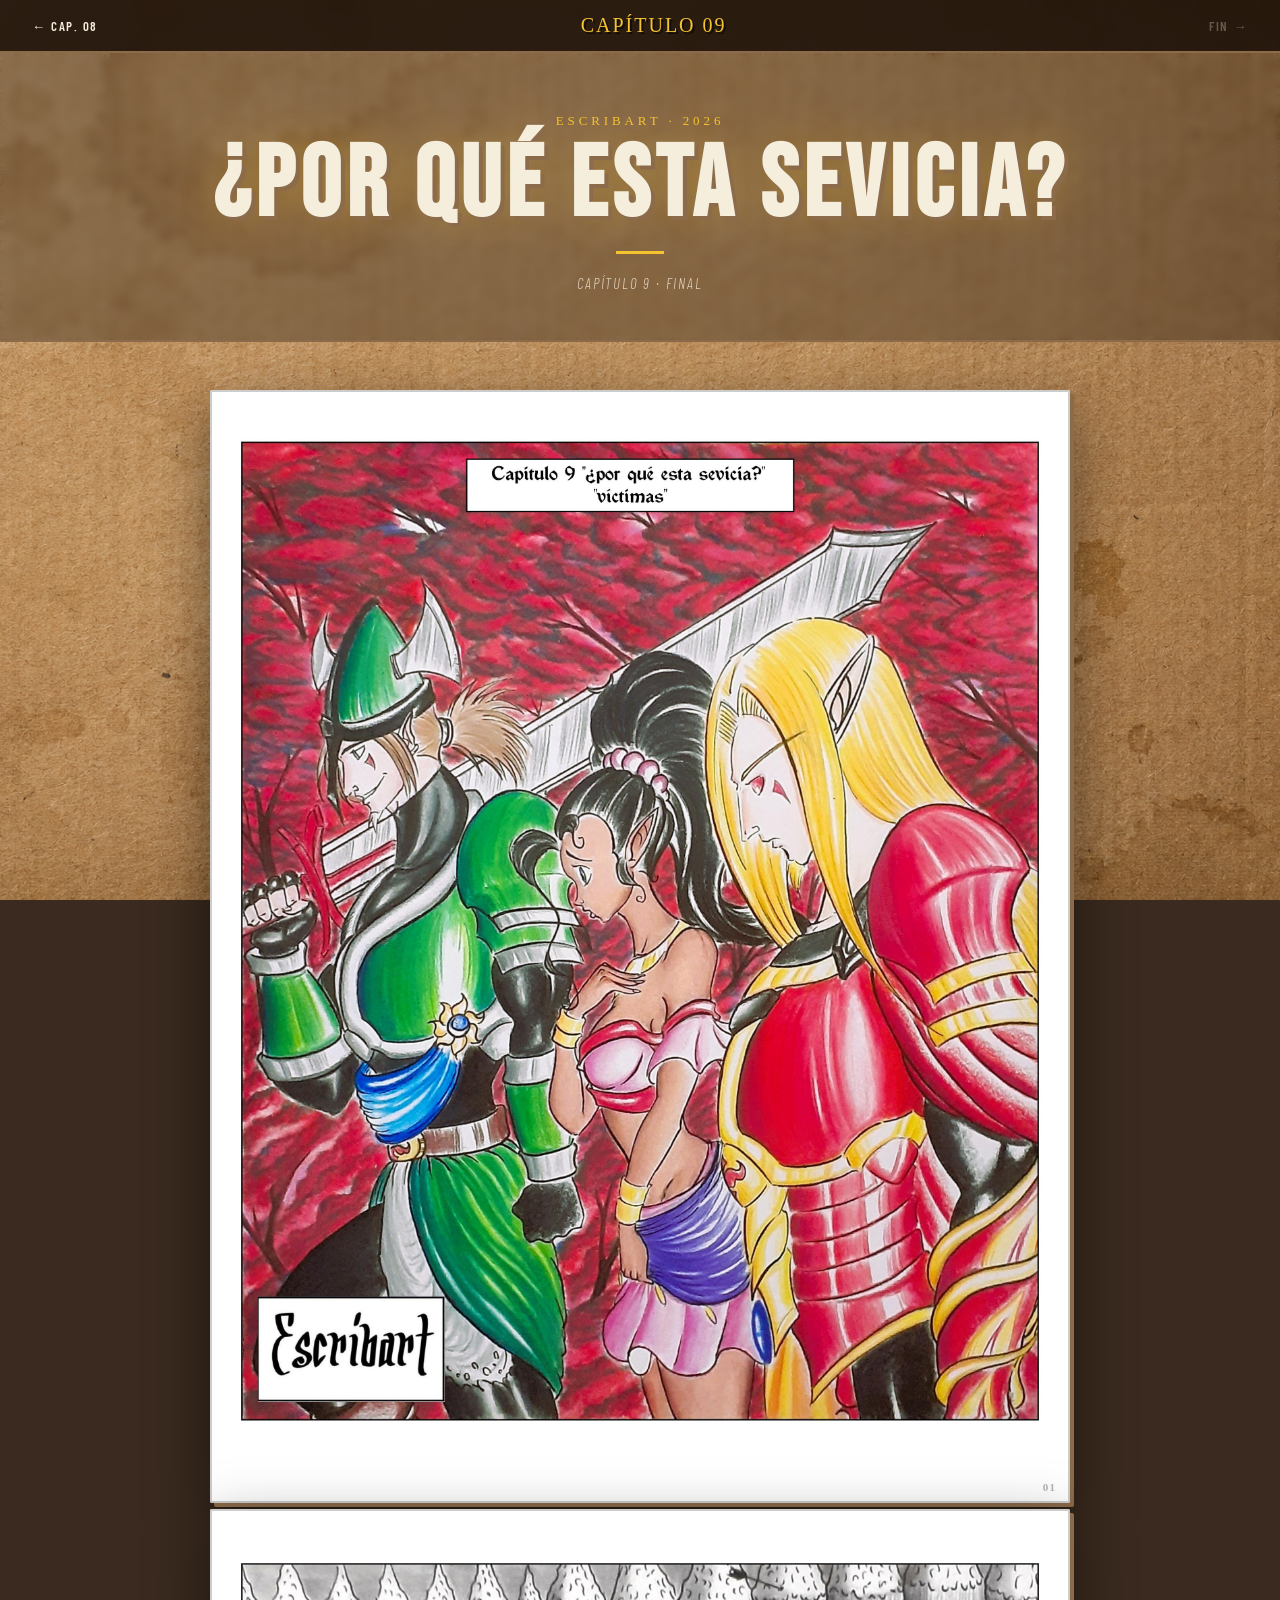
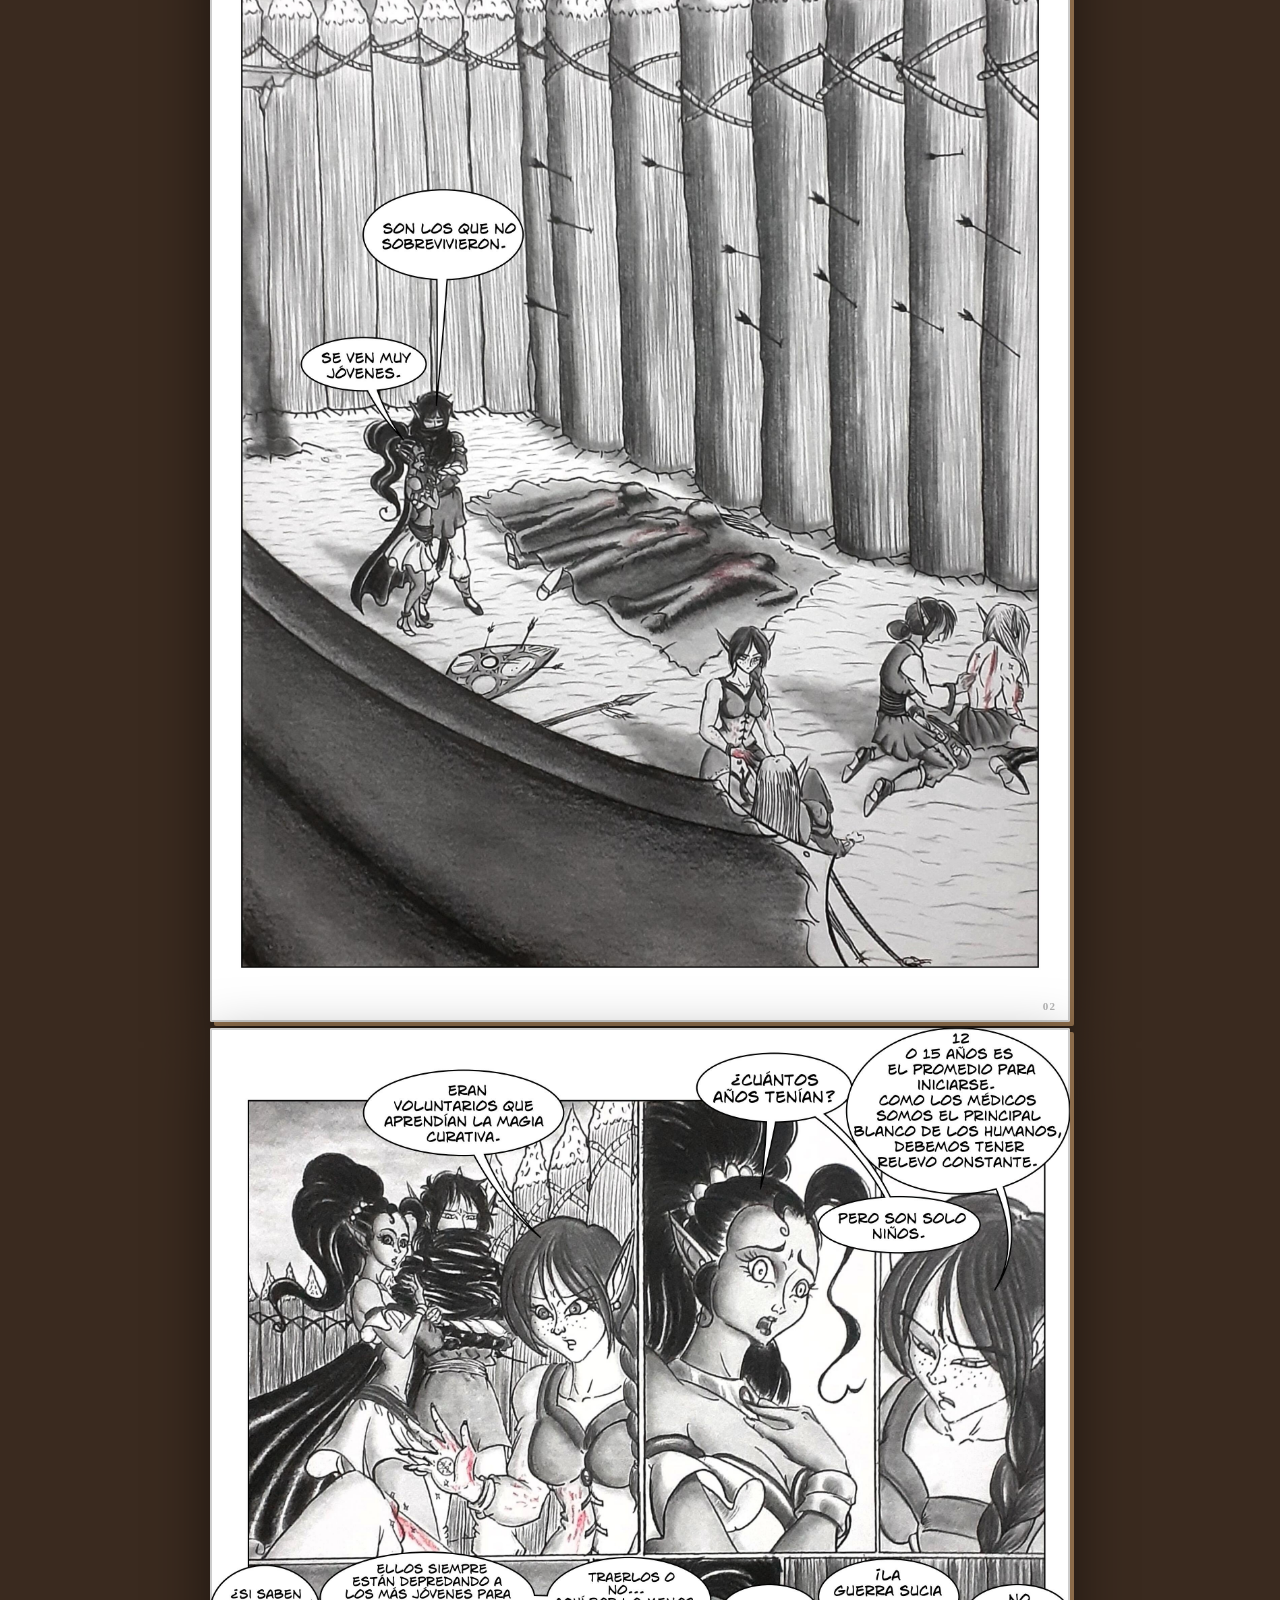
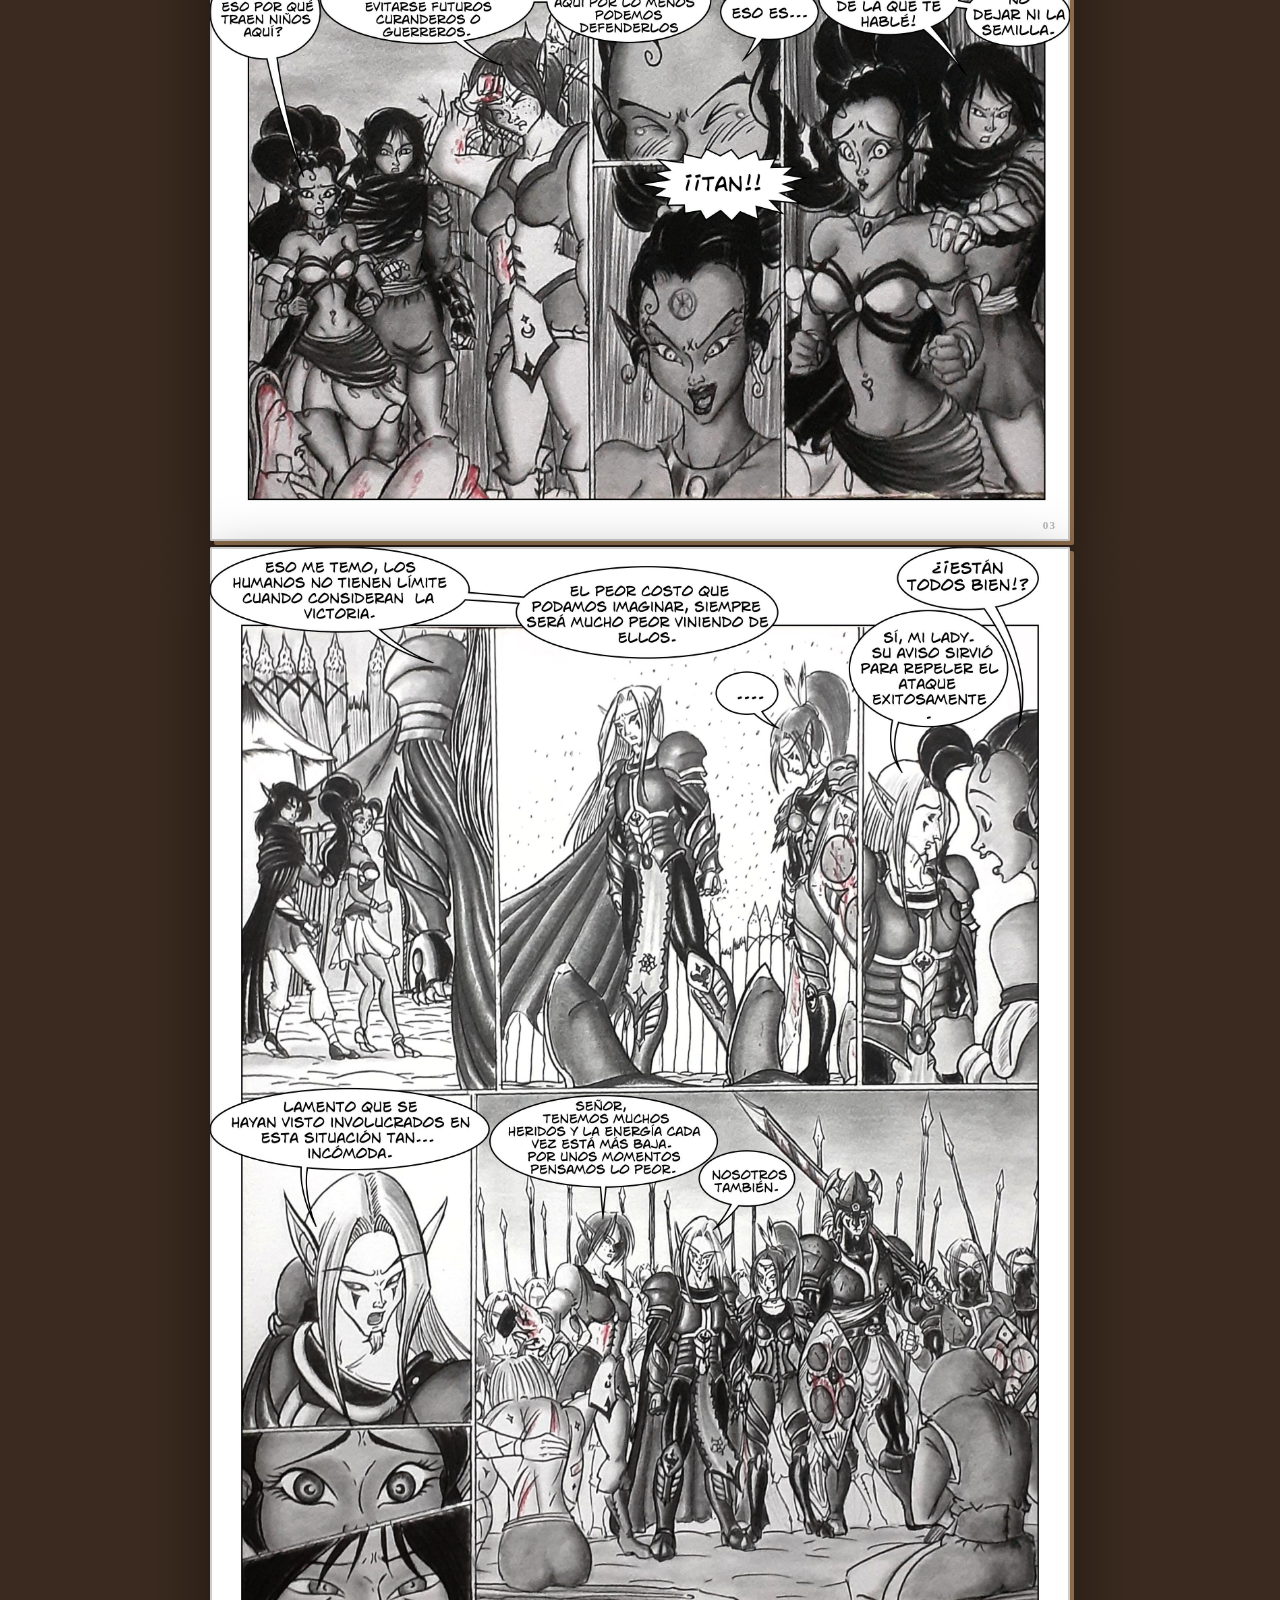
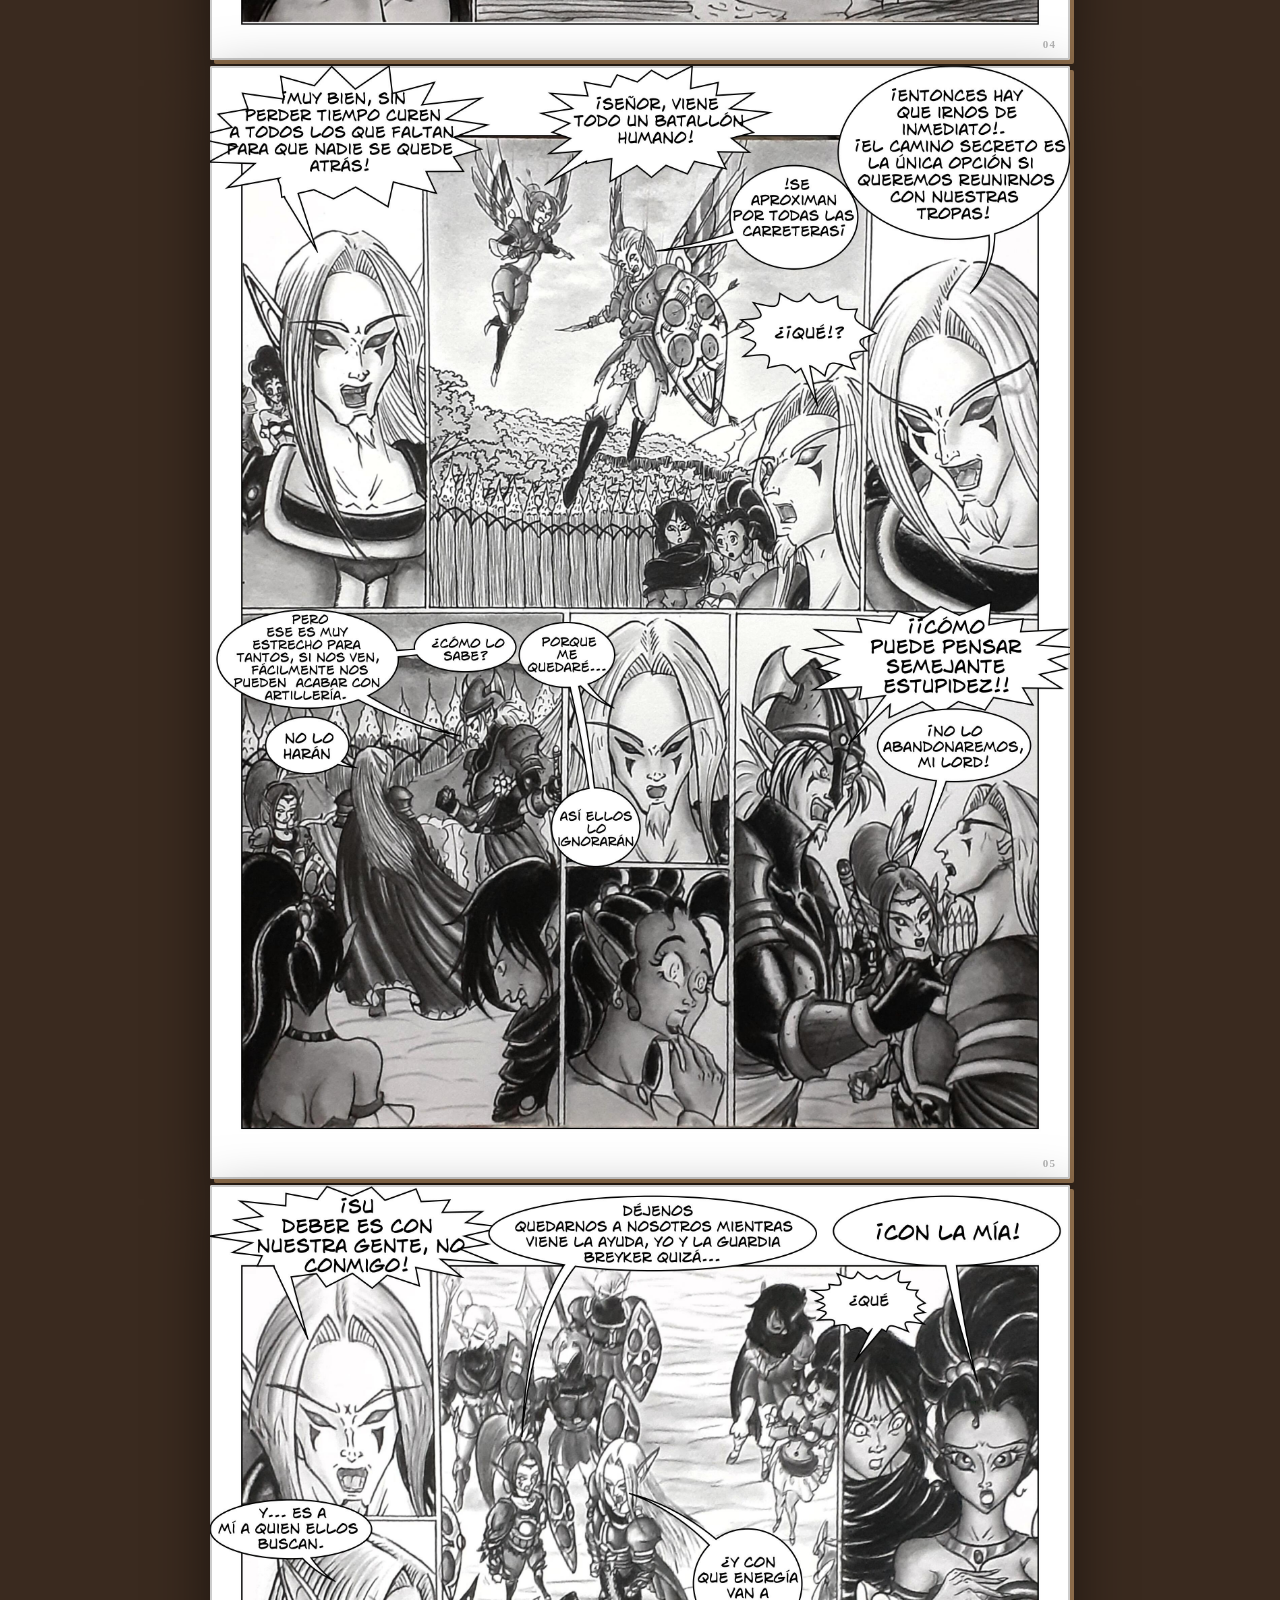
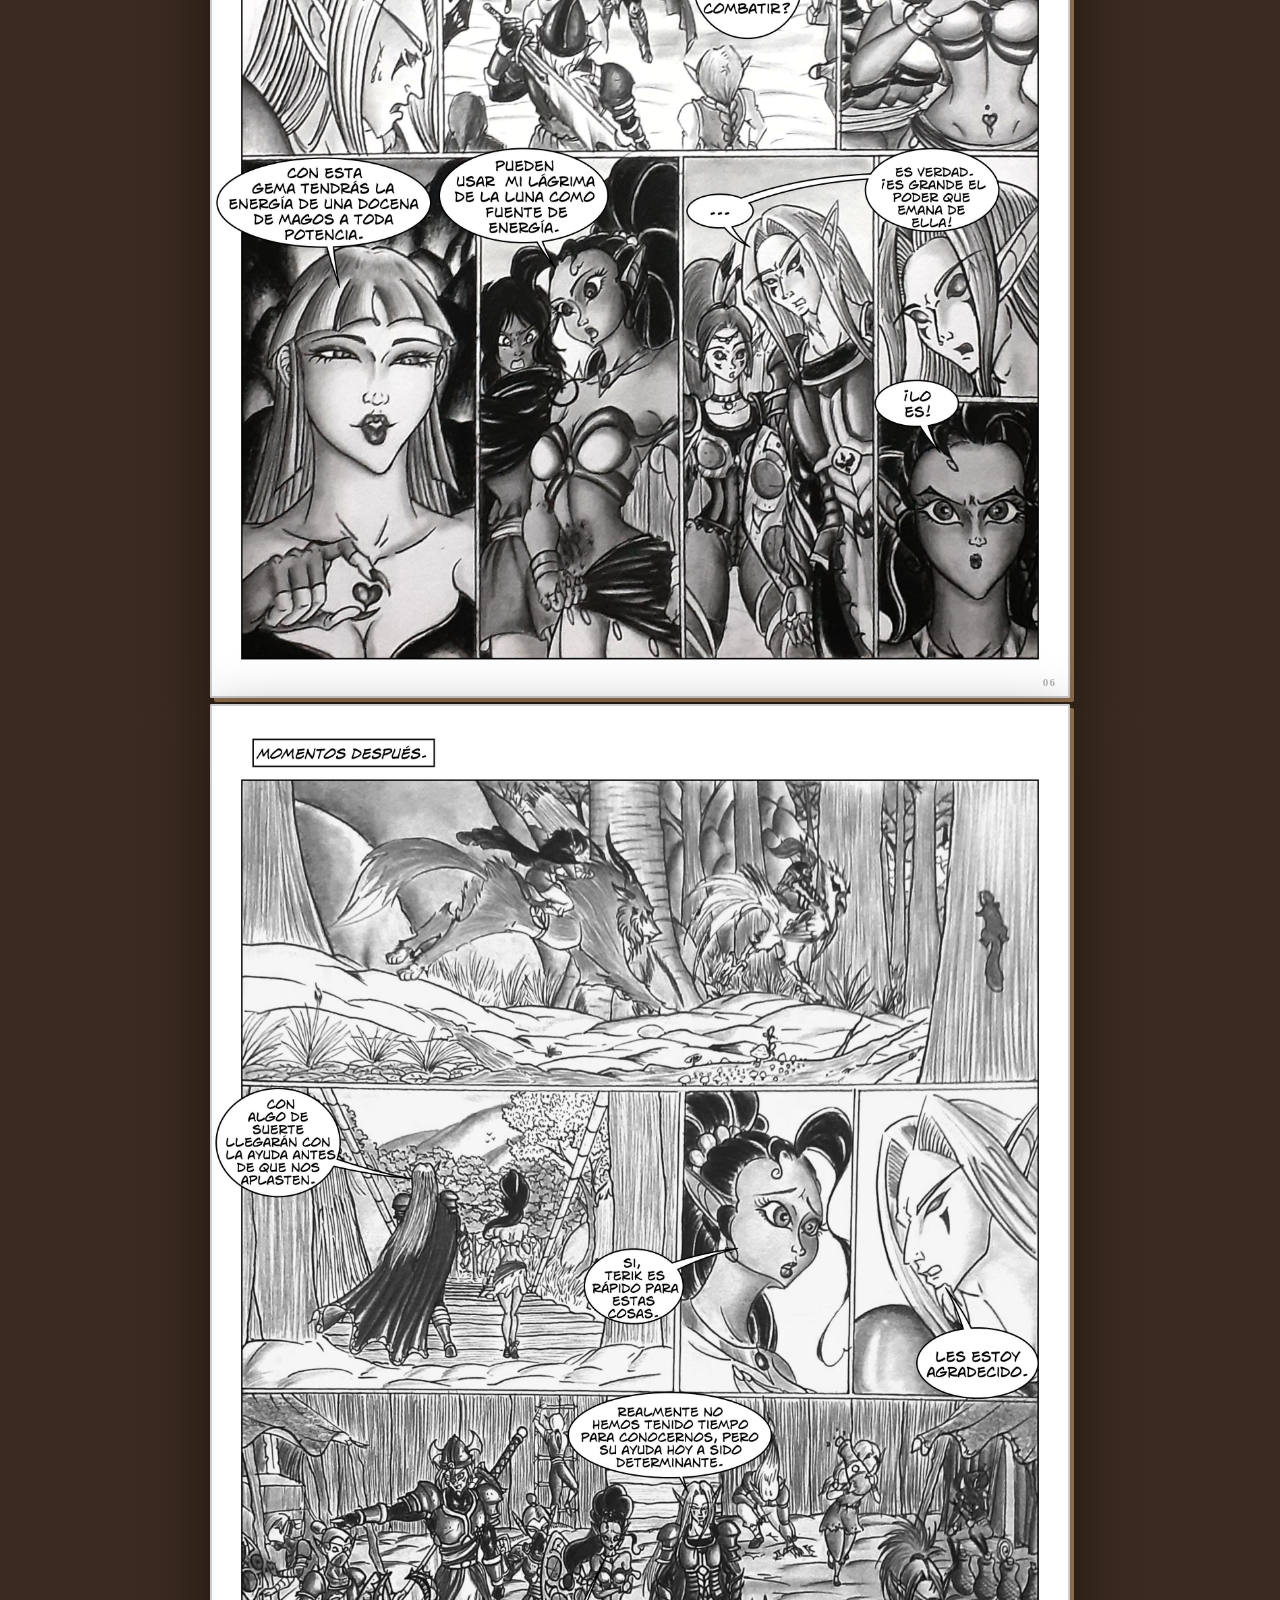
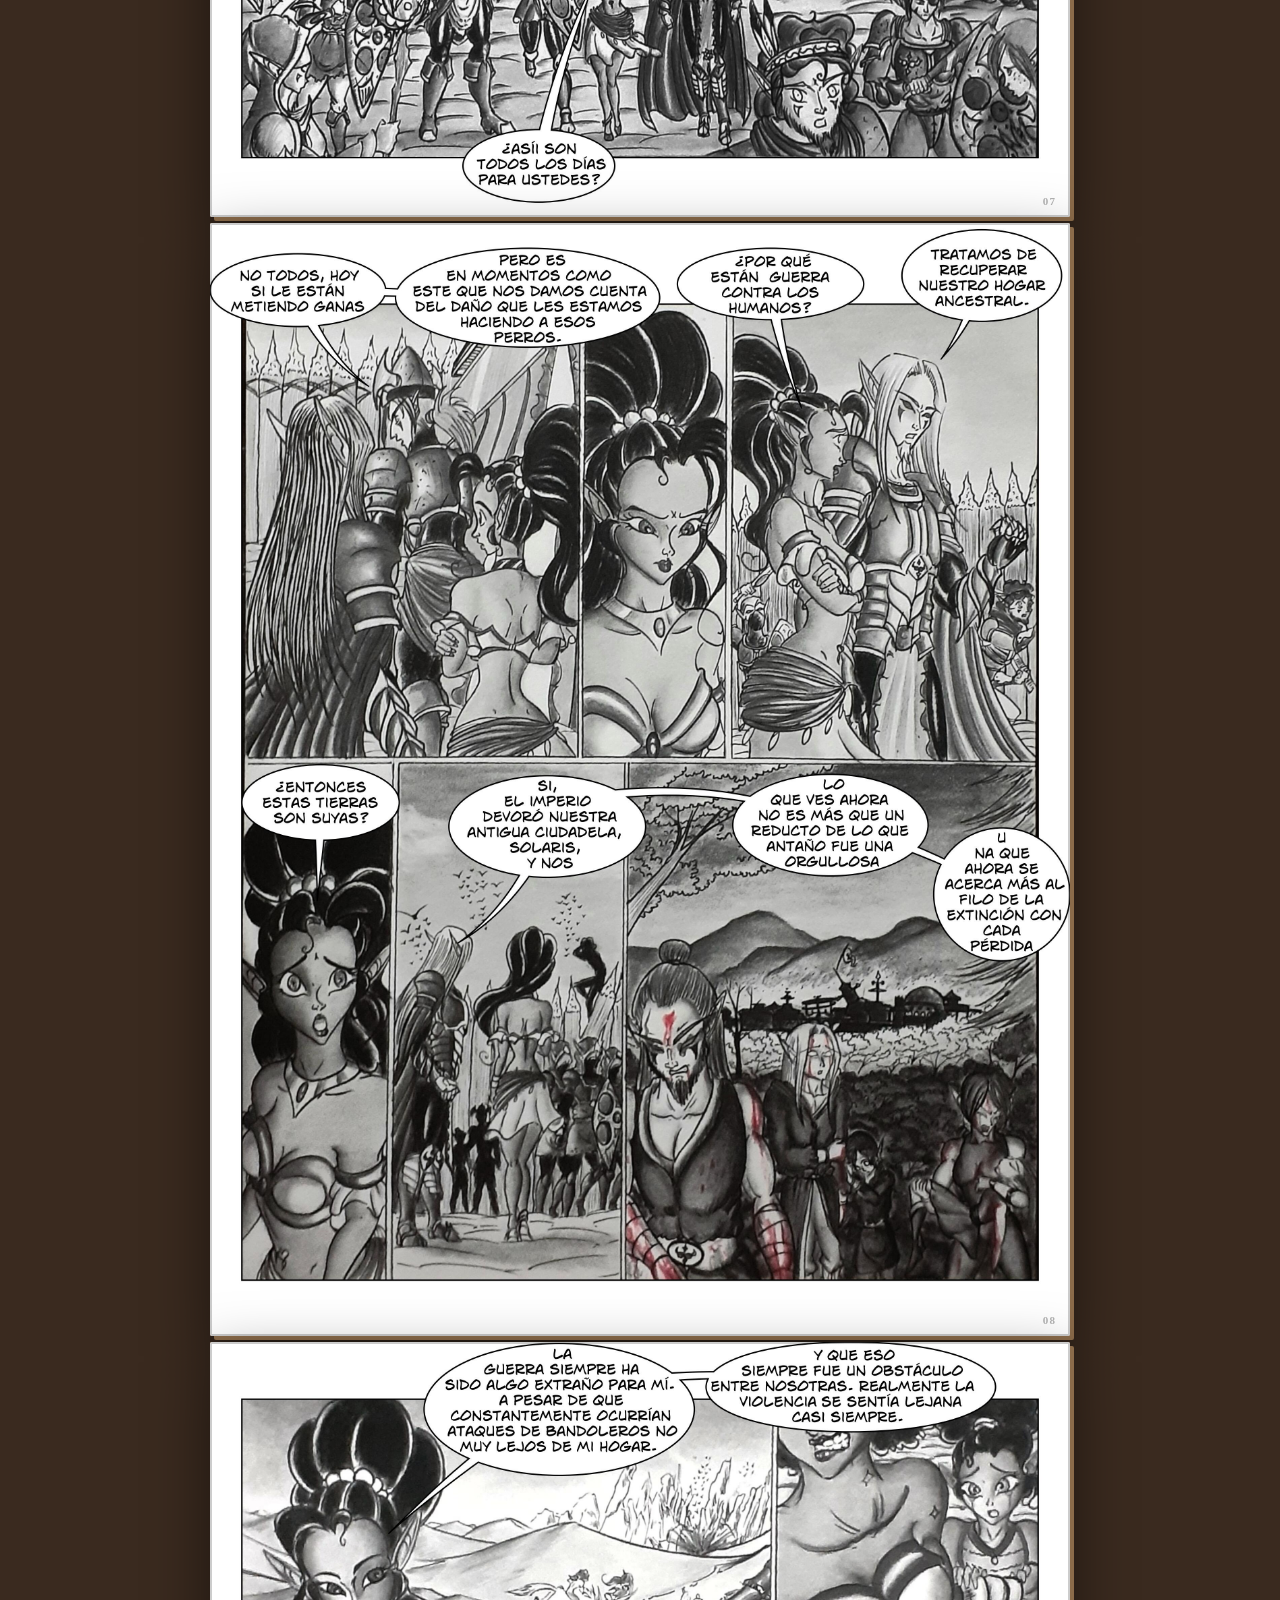
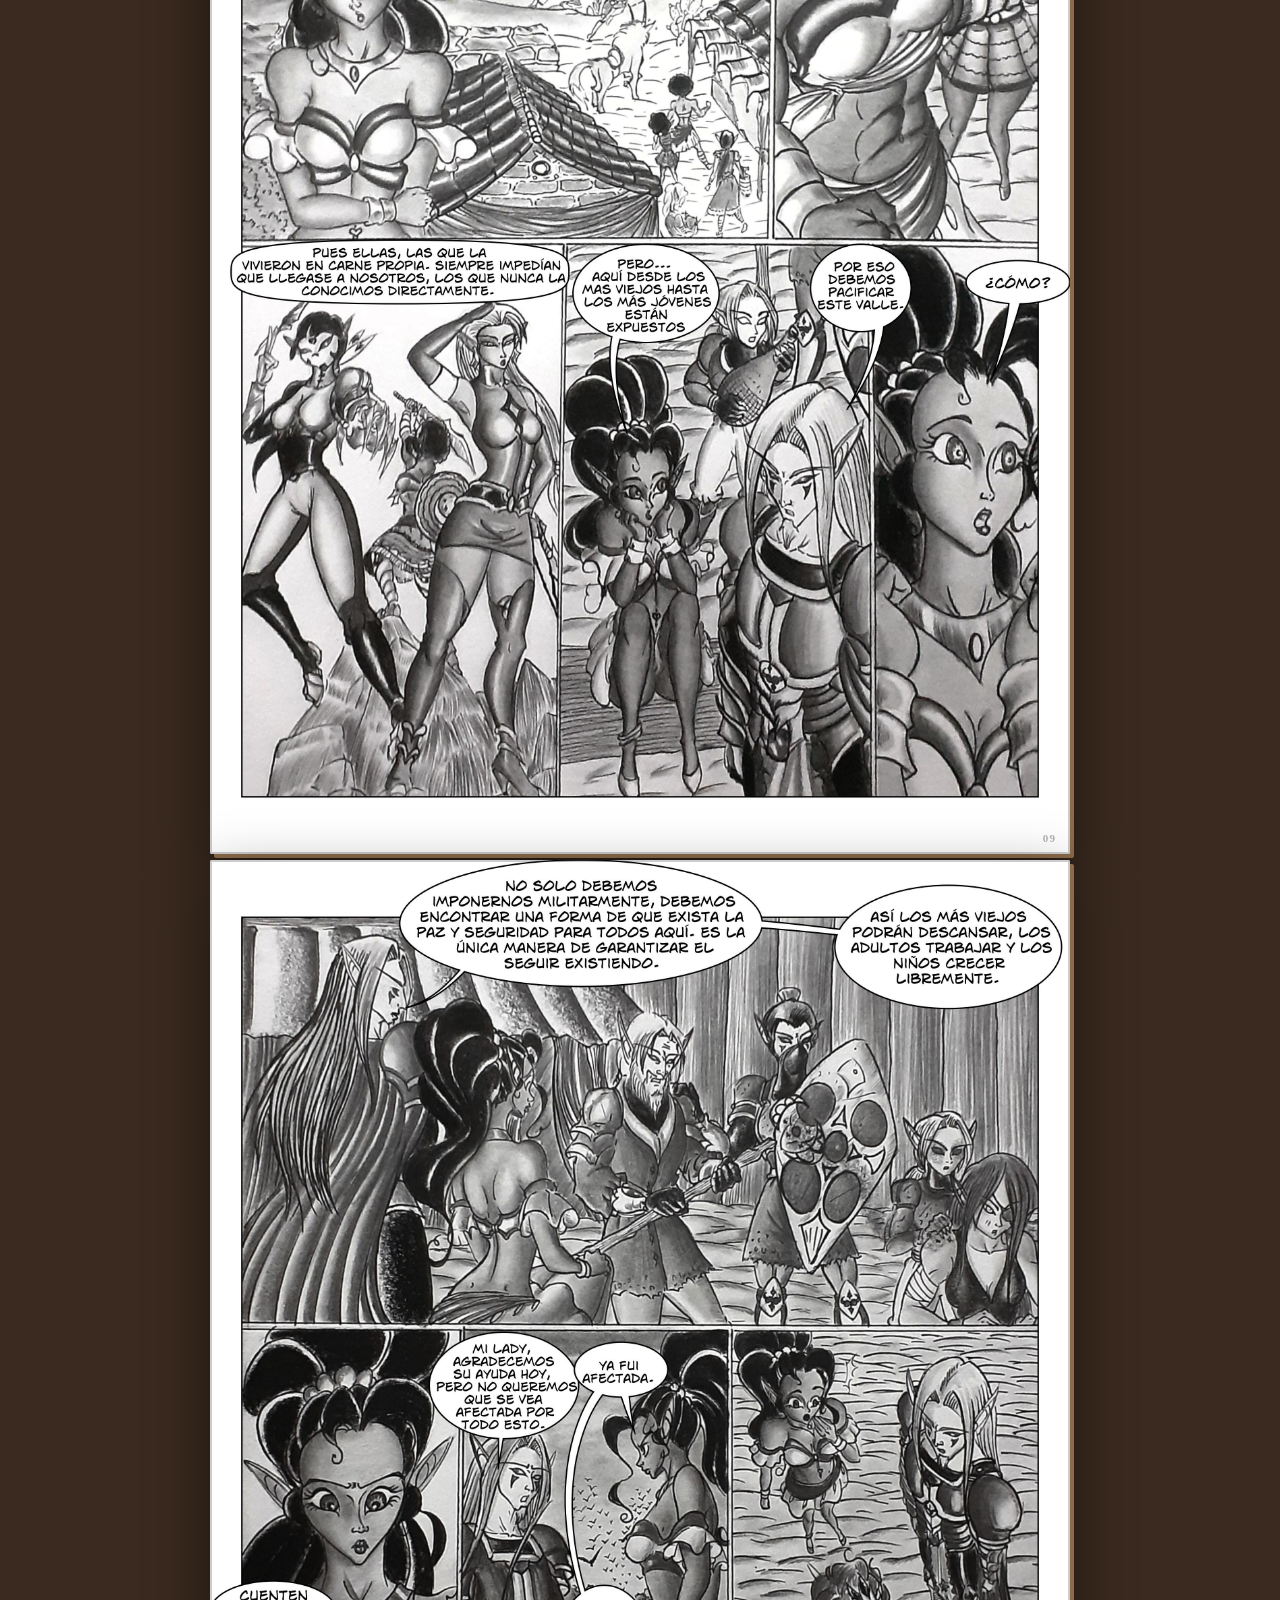
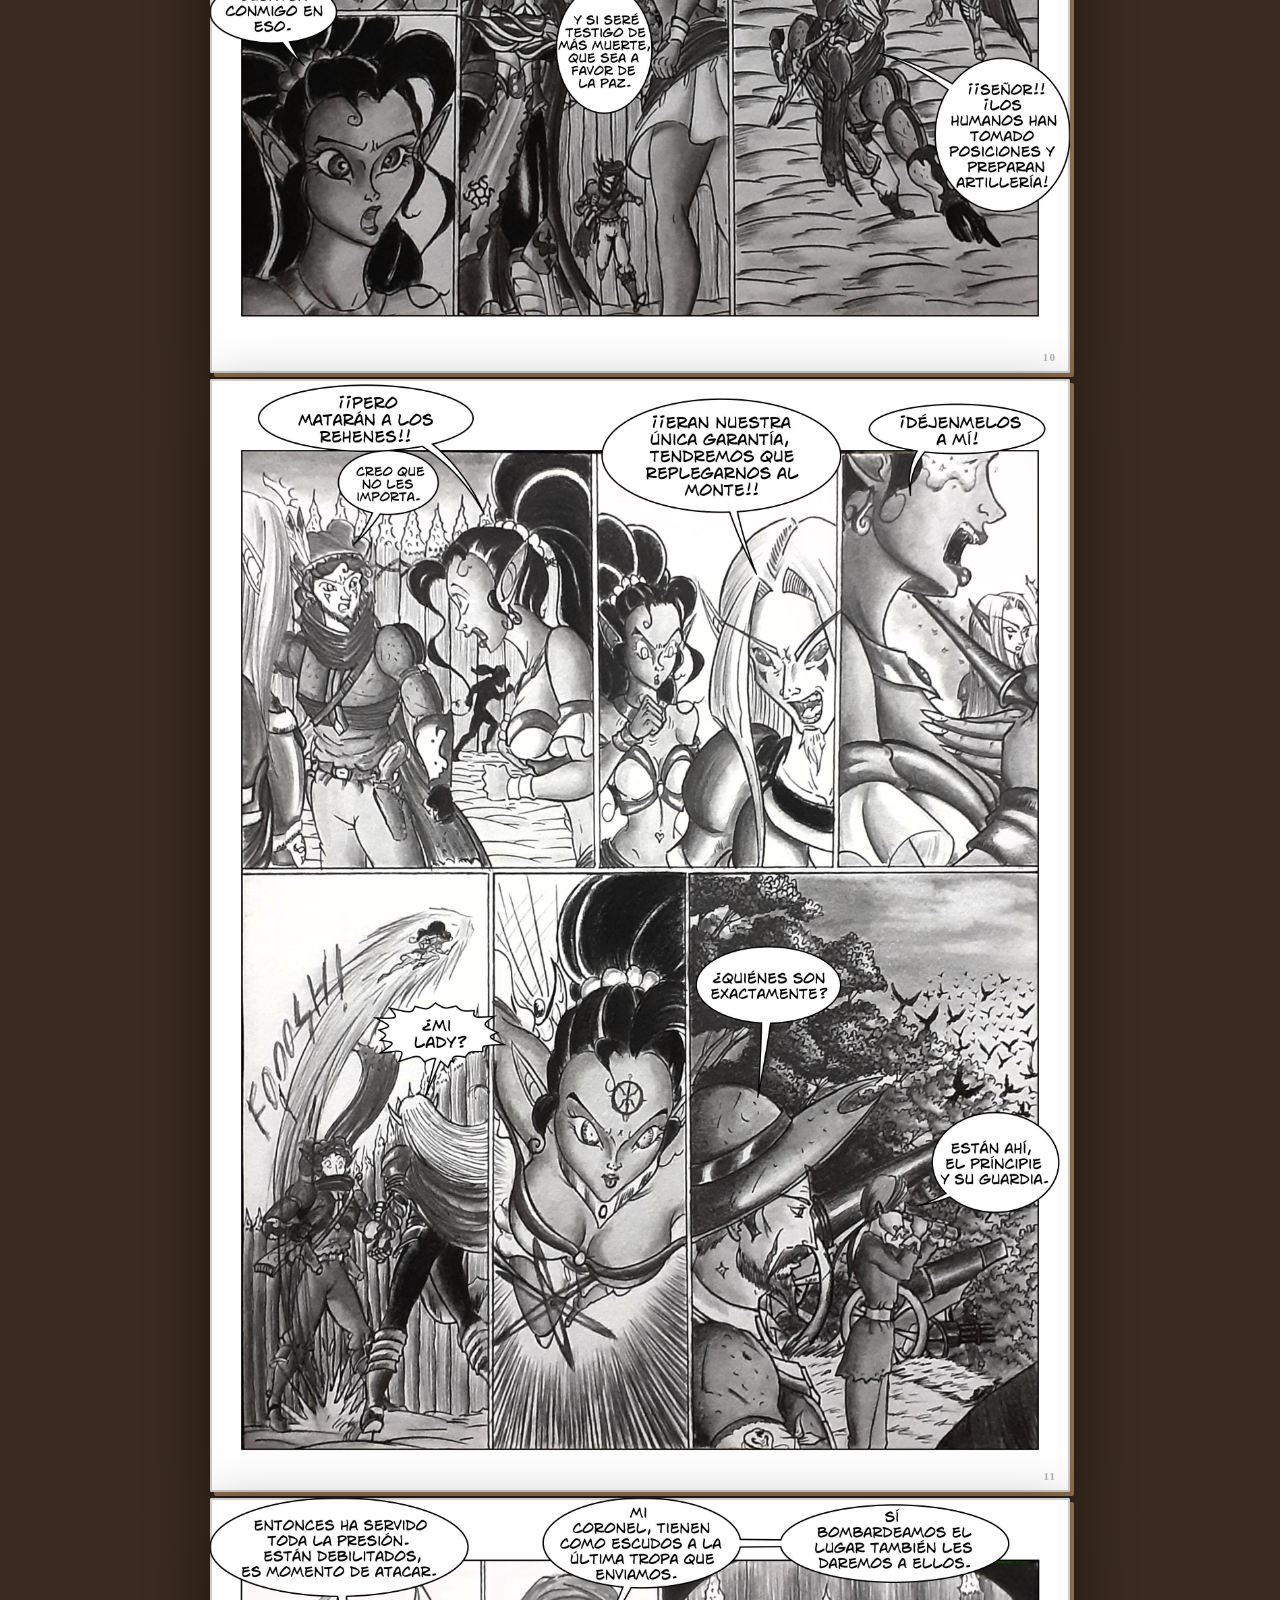
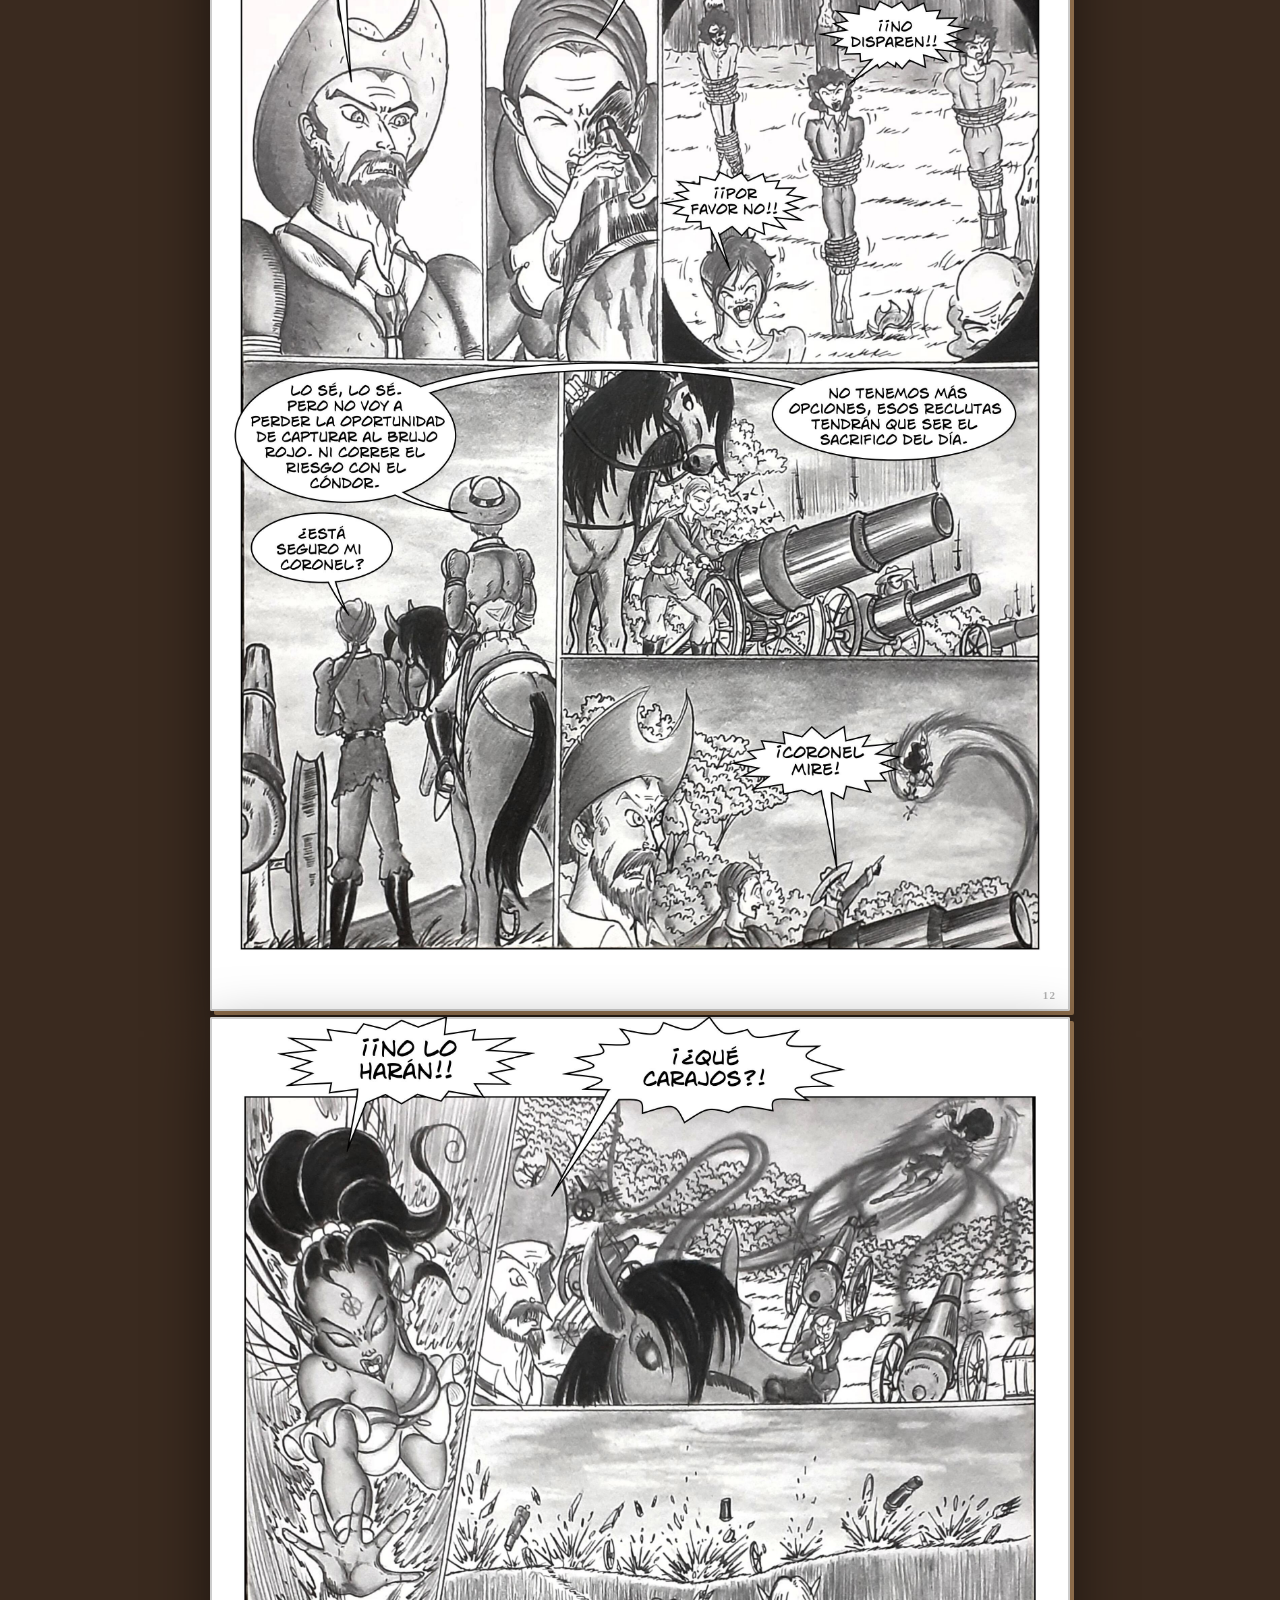
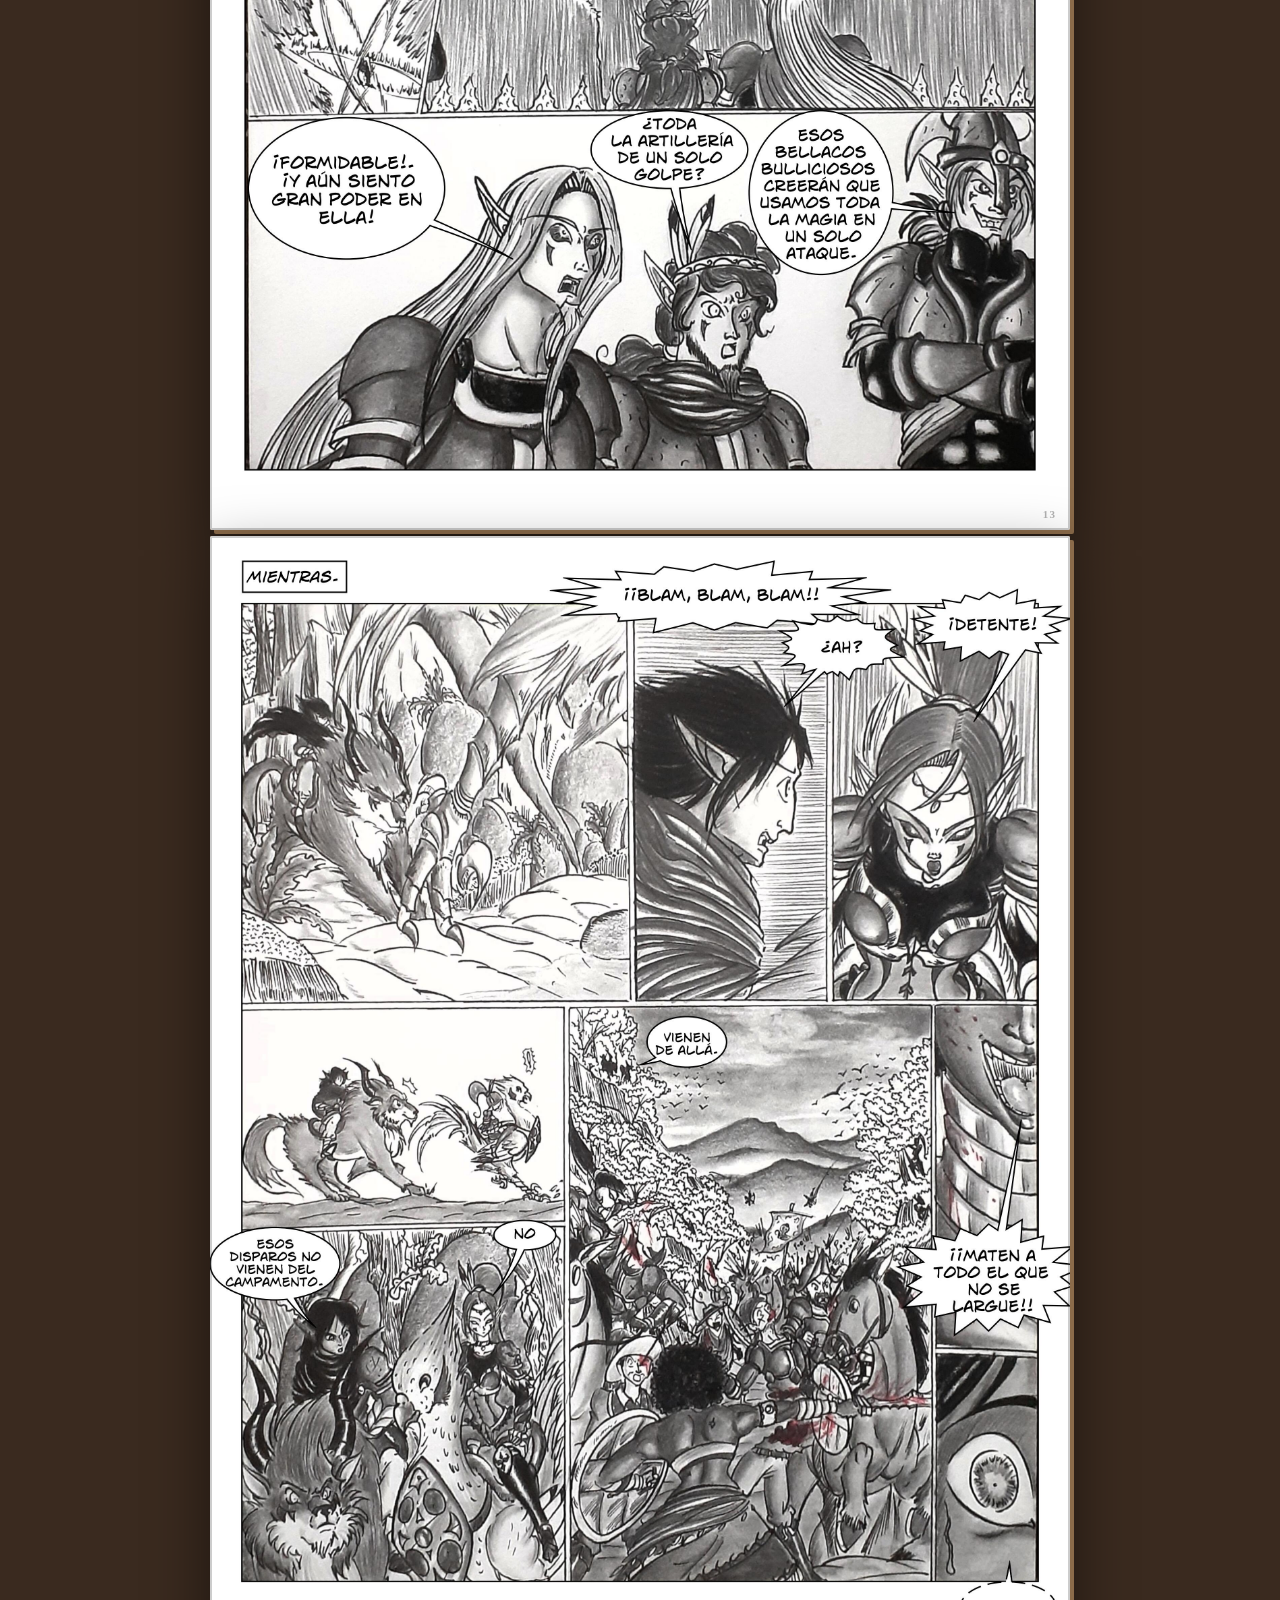
<file: Escribart/capitulo-9/index.html>
<!DOCTYPE html>
<html lang="es">
<head>
    <meta charset="UTF-8">
    <meta name="viewport" content="width=device-width, initial-scale=1.0">
    <title>Escribart · Capítulo 9 · ¿Por qué esta sevicia?</title>
    <link rel="preconnect" href="https://fonts.googleapis.com">
    <link href="https://fonts.googleapis.com/css2?family=Bebas+Neue&family=Noto+Serif+JP:wght@300;700&family=Barlow+Condensed:ital,wght@0,300;0,600;1,300&family=Permanent+Marker&display=swap" rel="stylesheet">
    <link rel="stylesheet" href="styles.css">
</head>
<body>

    <nav class="top-nav">
        <a href="../capitulo-8/index.html" class="back-link">← Cap. 08</a>
        <div class="nav-chapter-id">CAPÍTULO 09</div>
        <span class="nav-next" style="opacity:0.3; cursor:default;">Fin →</span>
    </nav>

    <div class="chapter-hero">
        <p class="chapter-eyebrow">Escribart · 2026</p>
        <h1 class="chapter-title">¿POR QUÉ ESTA SEVICIA?</h1>
        <div class="chapter-line"></div>
        <p class="chapter-subtitle">Capítulo 9 · Final</p>
    </div>

    <div class="comic-container">
        <div class="page-wrapper" data-page="01"><img src="./Page_01.jpg" alt="Página 1"></div>
        <div class="page-wrapper" data-page="02"><img src="./Page_02.jpg" alt="Página 2"></div>
        <div class="page-wrapper" data-page="03"><img src="./Page_03.jpg" alt="Página 3"></div>
        <div class="page-wrapper" data-page="04"><img src="./Page_04.jpg" alt="Página 4"></div>
        <div class="page-wrapper" data-page="05"><img src="./Page_05.jpg" alt="Página 5"></div>
        <div class="page-wrapper" data-page="06"><img src="./Page_06.jpg" alt="Página 6"></div>
        <div class="page-wrapper" data-page="07"><img src="./Page_07.jpg" alt="Página 7"></div>
        <div class="page-wrapper" data-page="08"><img src="./Page_08.jpg" alt="Página 8"></div>
        <div class="page-wrapper" data-page="09"><img src="./Page_09.jpg" alt="Página 9"></div>
        <div class="page-wrapper" data-page="10"><img src="./Page_10.jpg" alt="Página 10"></div>
        <div class="page-wrapper" data-page="11"><img src="./Page_11.jpg" alt="Página 11"></div>
        <div class="page-wrapper" data-page="12"><img src="./Page_12.jpg" alt="Página 12"></div>
        <div class="page-wrapper" data-page="13"><img src="./Page_13.jpg" alt="Página 13"></div>
        <div class="page-wrapper" data-page="14"><img src="./Page_14.jpg" alt="Página 14"></div>
        <div class="page-wrapper" data-page="15"><img src="./Page_15.jpg" alt="Página 15"></div>
        <div class="page-wrapper" data-page="16"><img src="./Page_16.jpg" alt="Página 16"></div>
        <div class="page-wrapper" data-page="17"><img src="./Page_17.jpg" alt="Página 17"></div>
        <div class="page-wrapper" data-page="18"><img src="./Page_18.jpg" alt="Página 18"></div>
    </div>

    <div class="next-chapter-section">
        <p class="next-label">FIN DE LA COLECCIÓN</p>
        <a href="../index.html" class="btn-next">
            <span>VOLVER AL ÍNDICE</span>
            <span class="arrow">↑</span>
        </a>
    </div>

    <footer>
        ESCRIBART &nbsp;·&nbsp; 2026 &nbsp;·&nbsp; El Cartonero &nbsp;·&nbsp; Historietas para mi
    </footer>

    <script>
        const observer = new IntersectionObserver((entries) => {
            entries.forEach(entry => {
                if (entry.isIntersecting) {
                    entry.target.classList.add('visible');
                    observer.unobserve(entry.target);
                }
            });
        }, { threshold: 0.05, rootMargin: '0px 0px -40px 0px' });
        document.querySelectorAll('.page-wrapper').forEach(el => observer.observe(el));
    </script>

</body>
</html>
</file>
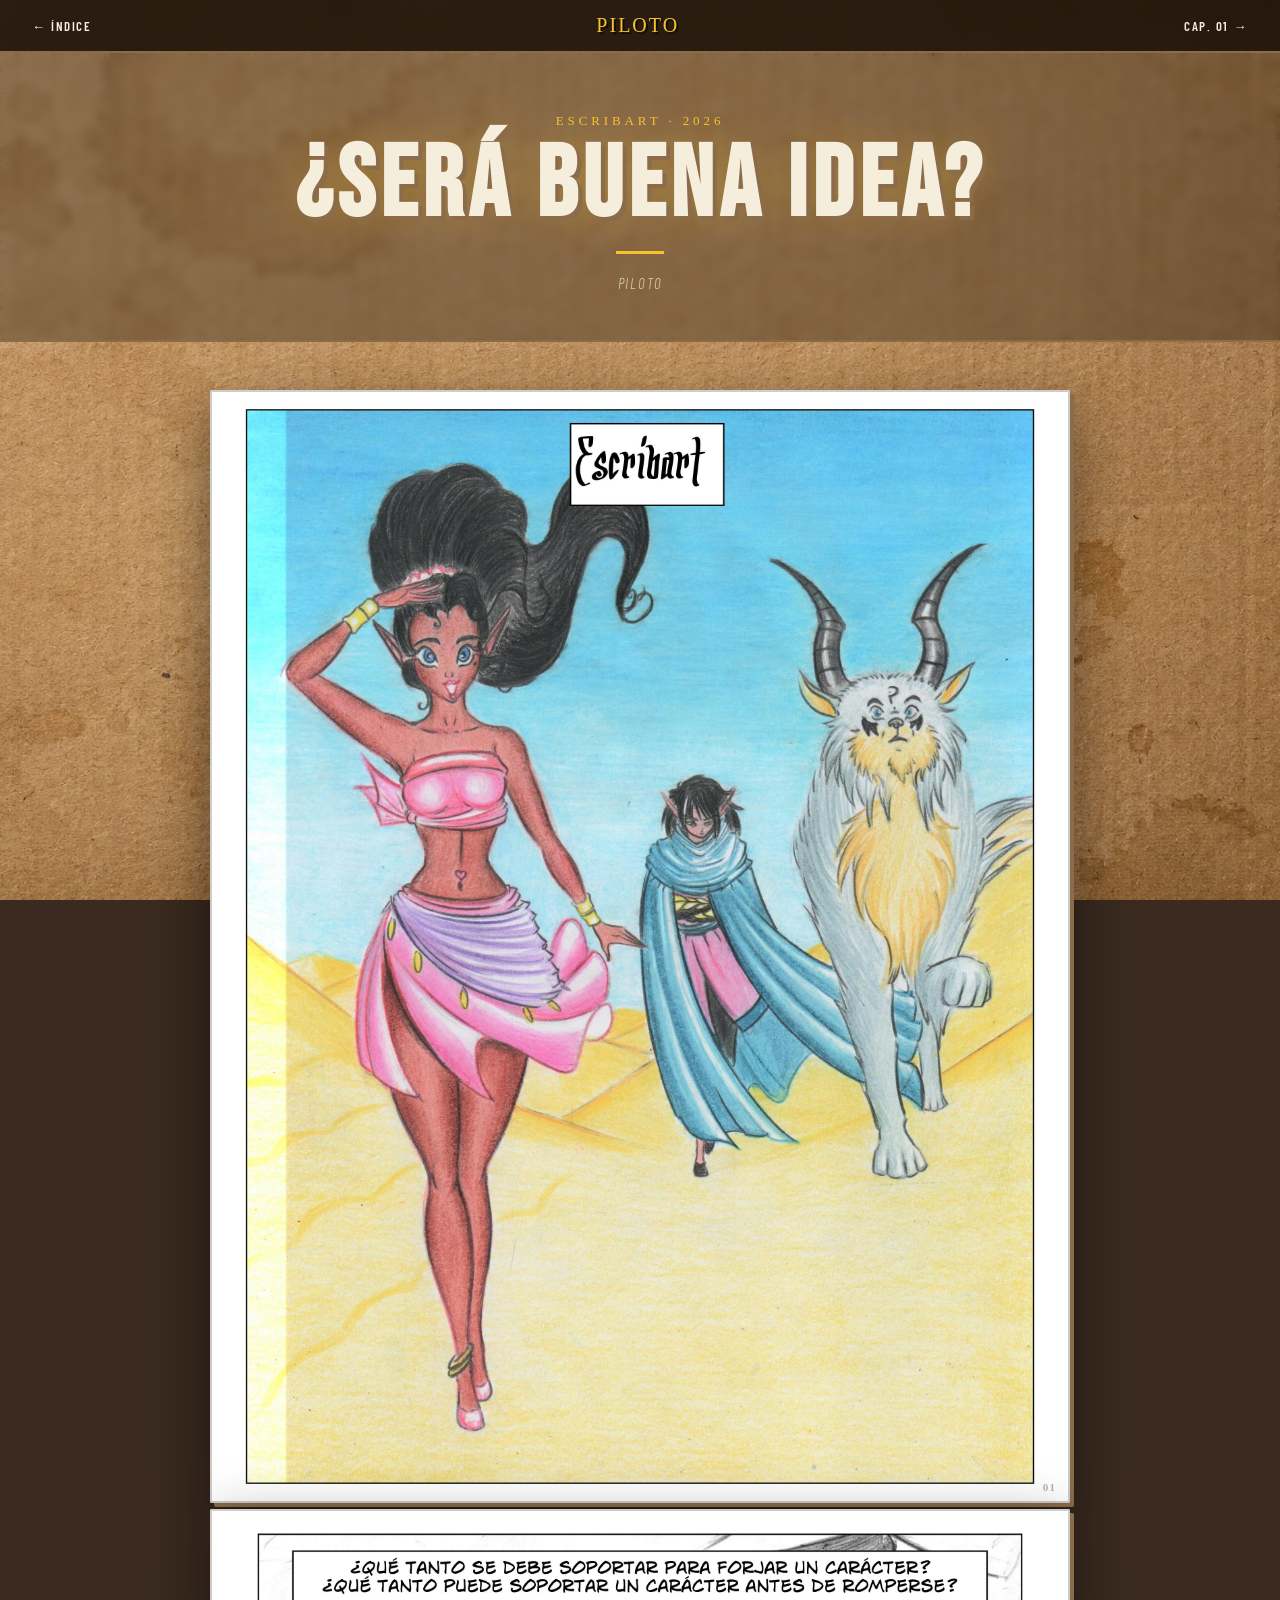
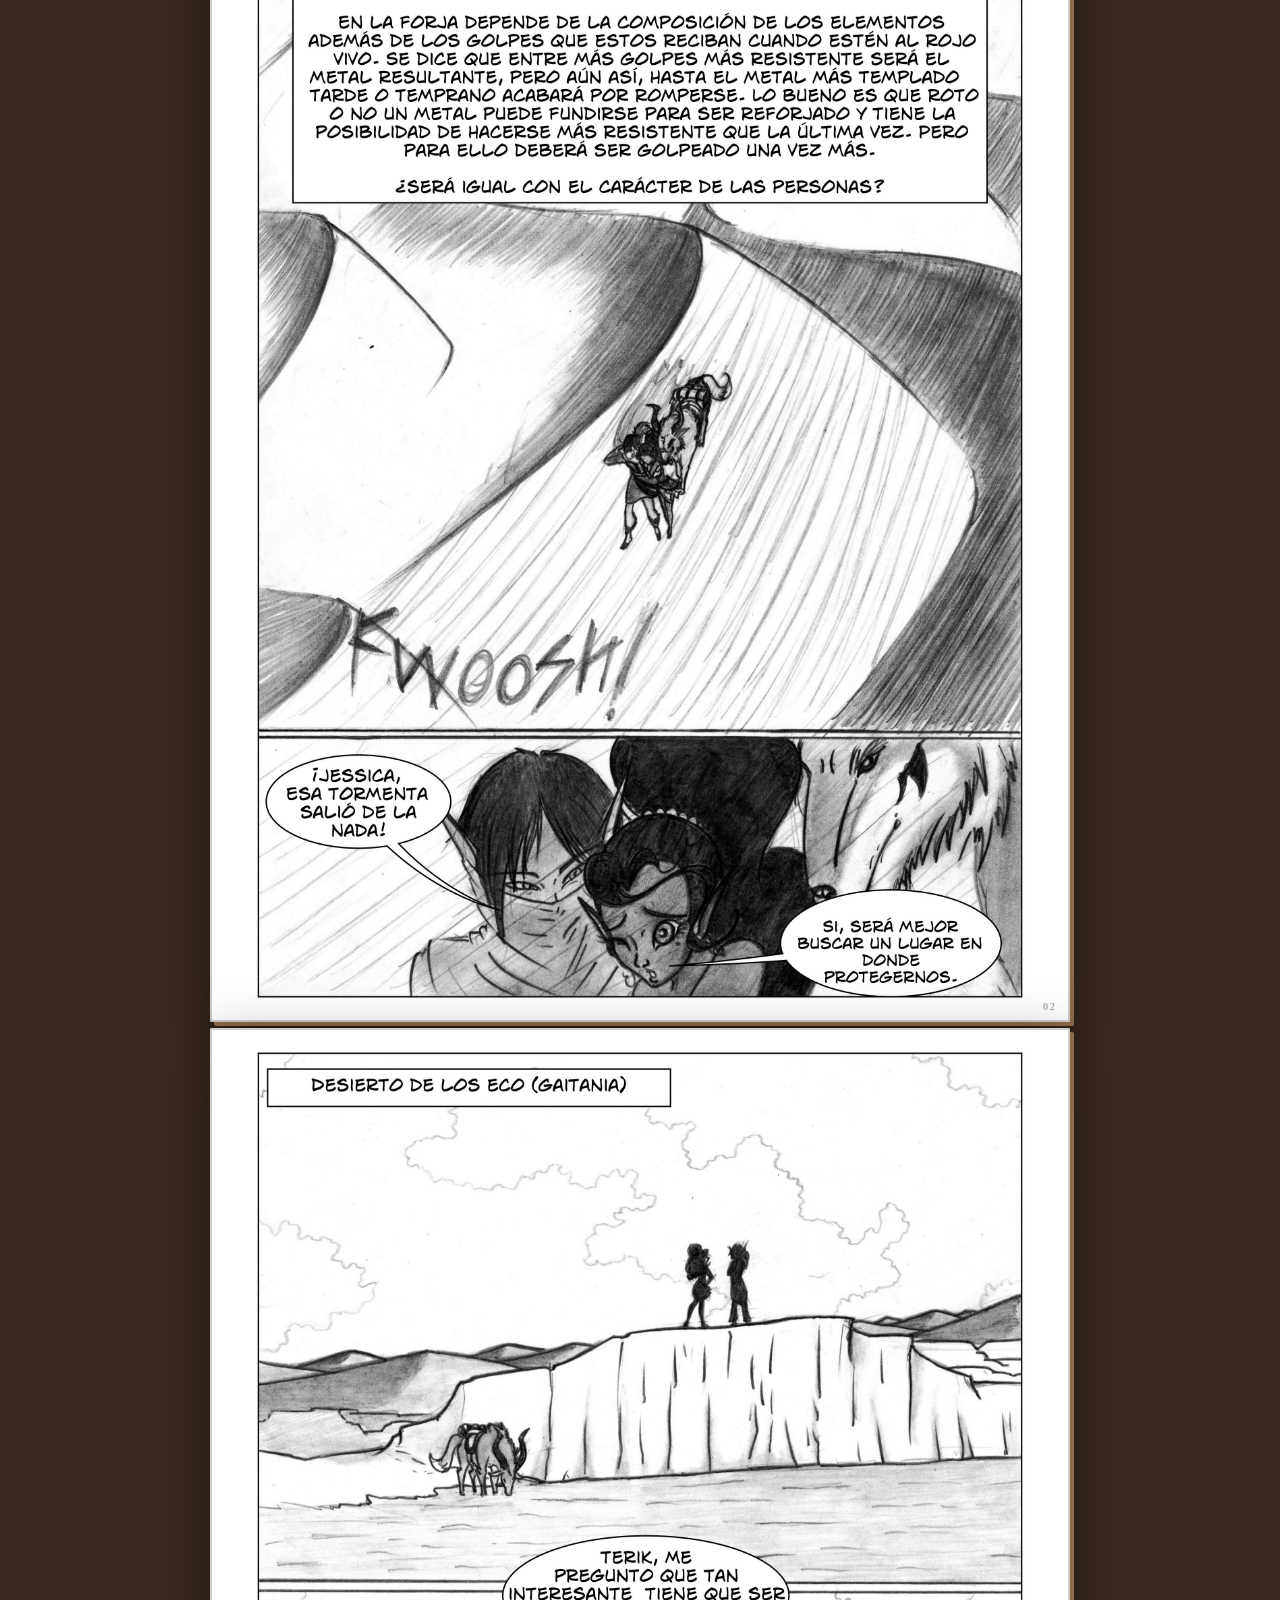
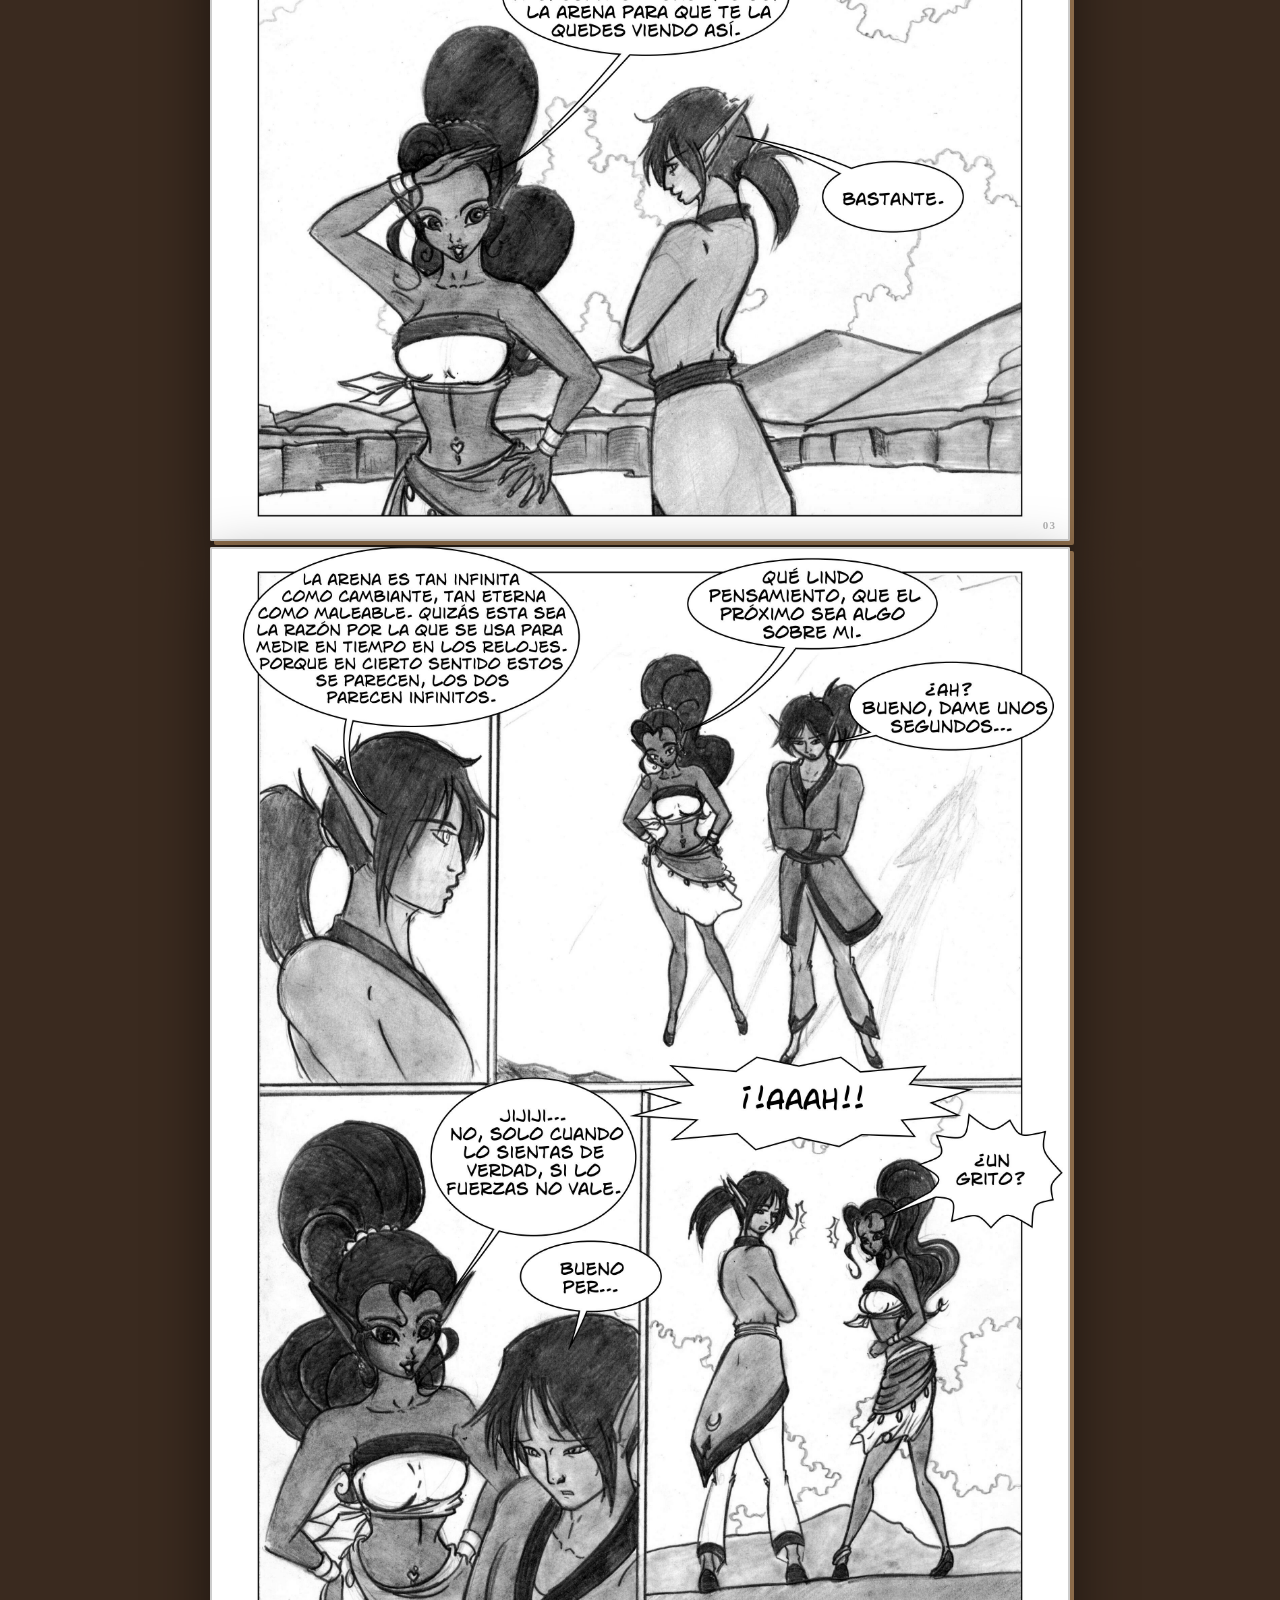
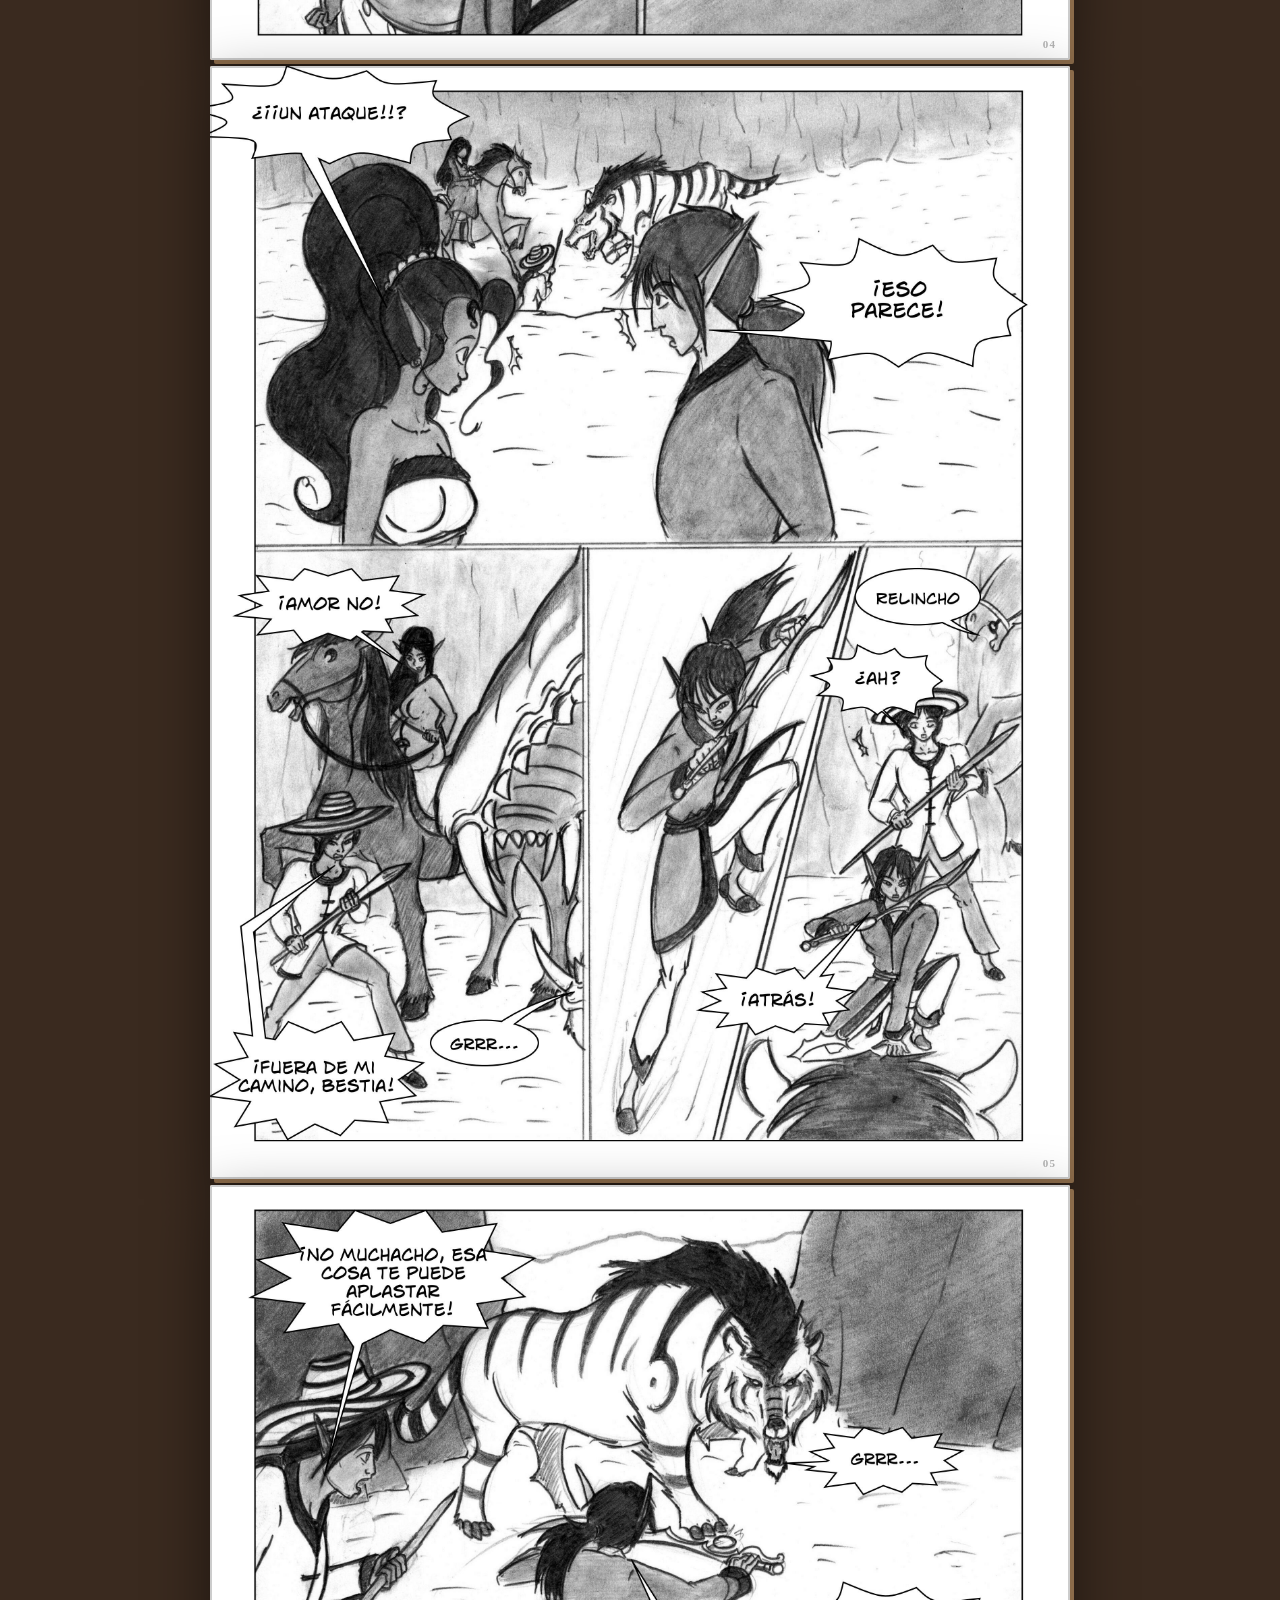
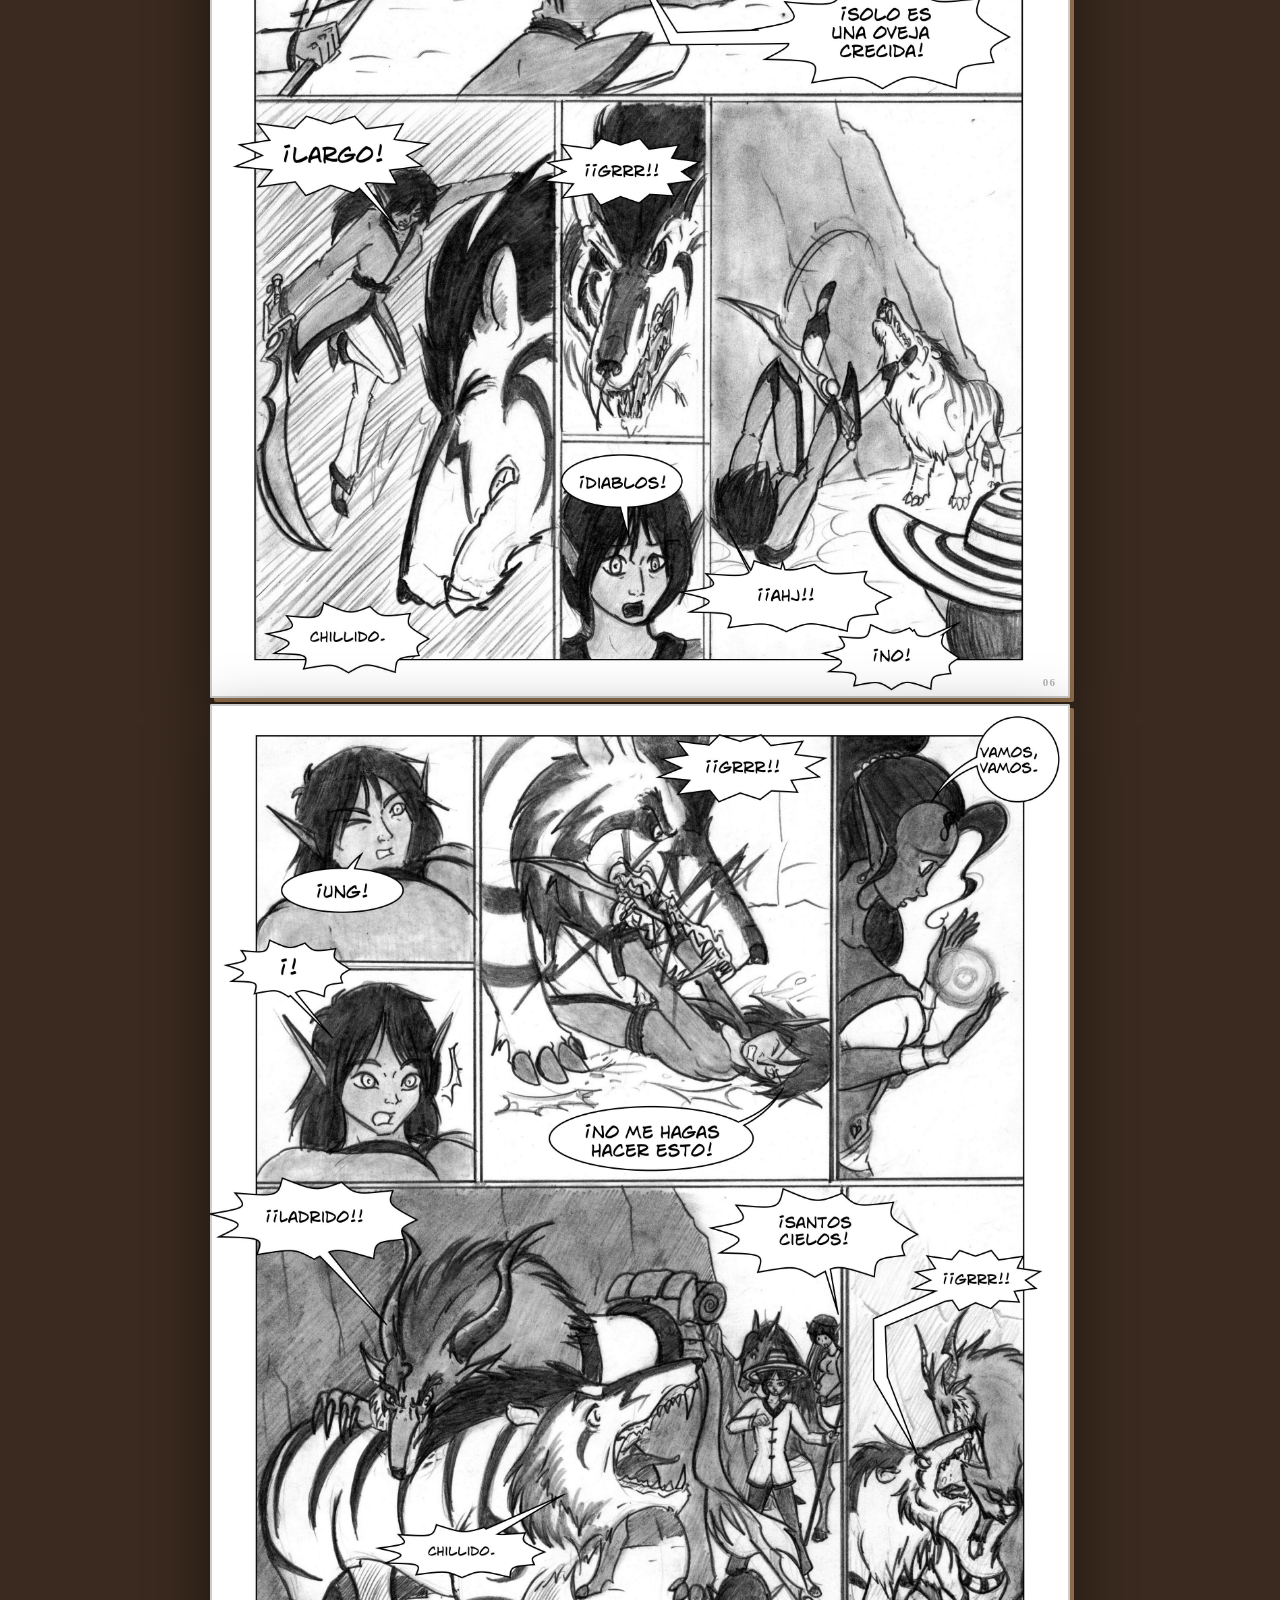
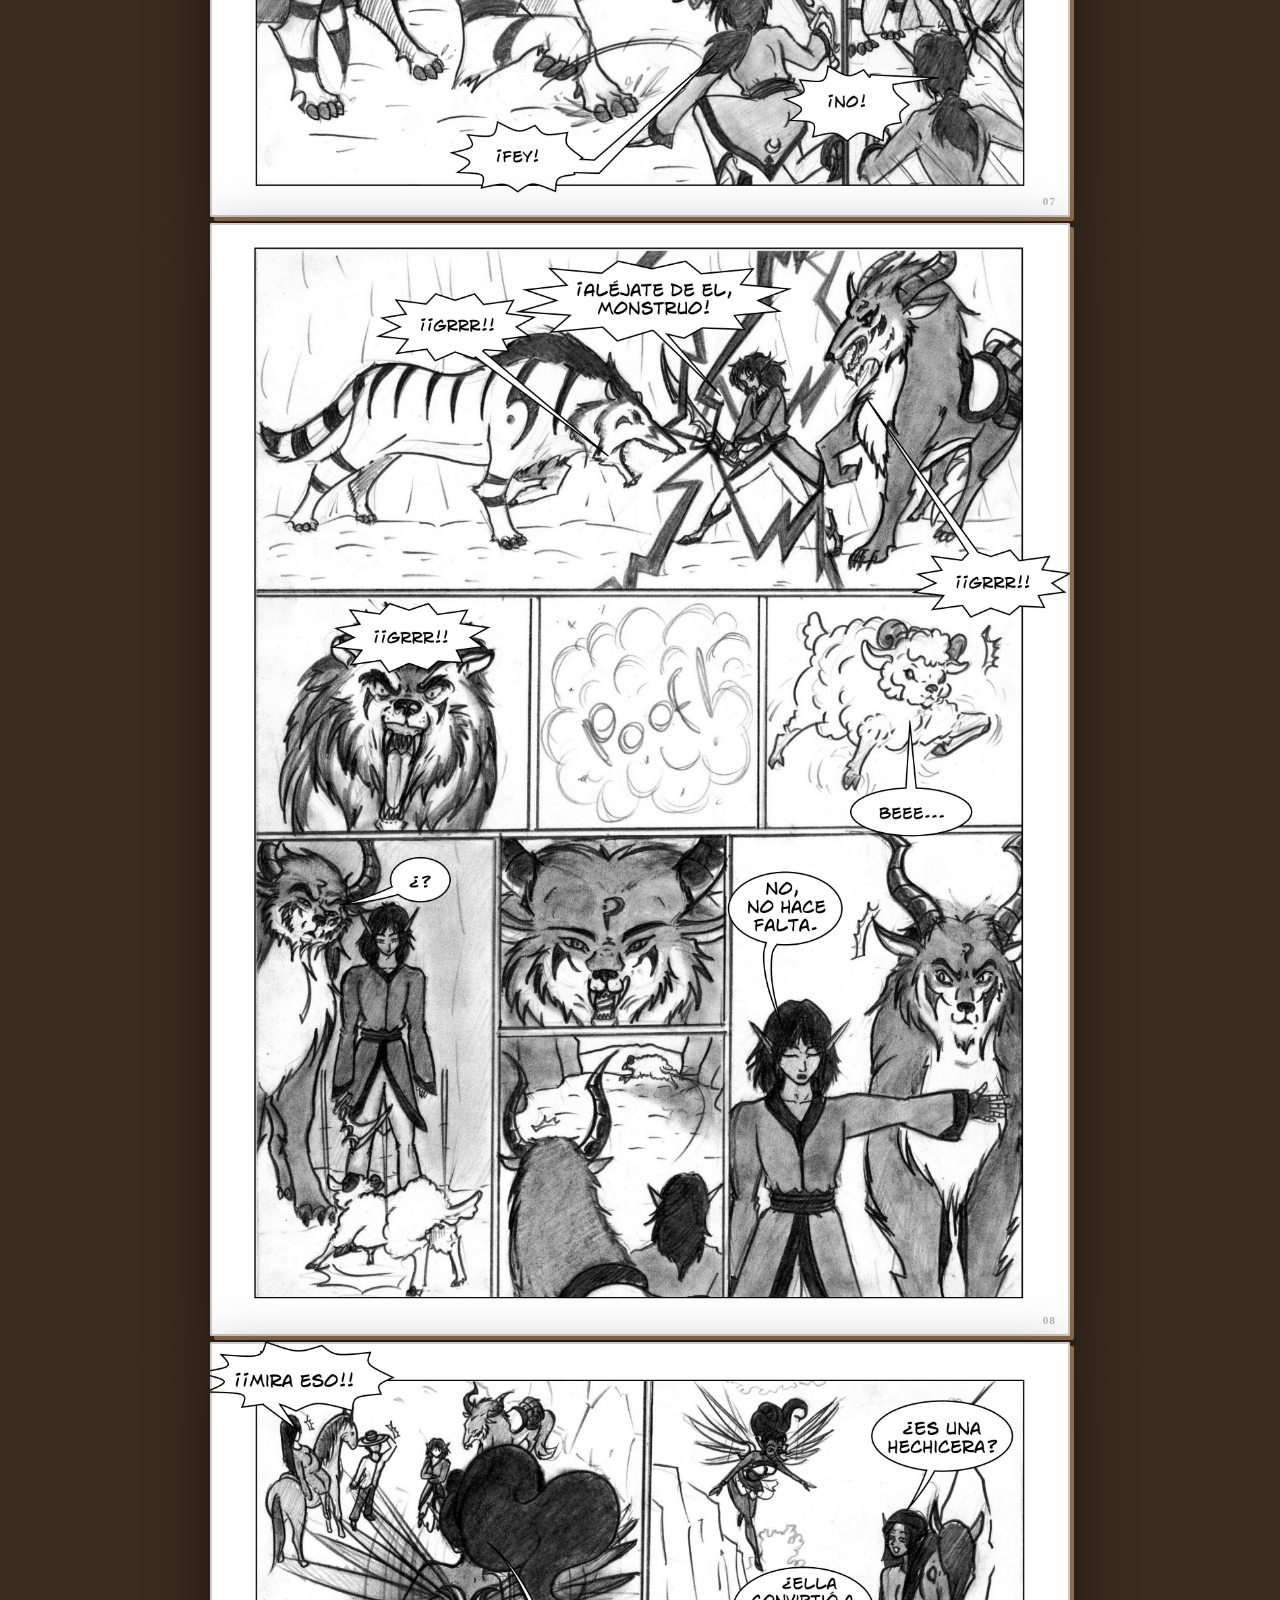
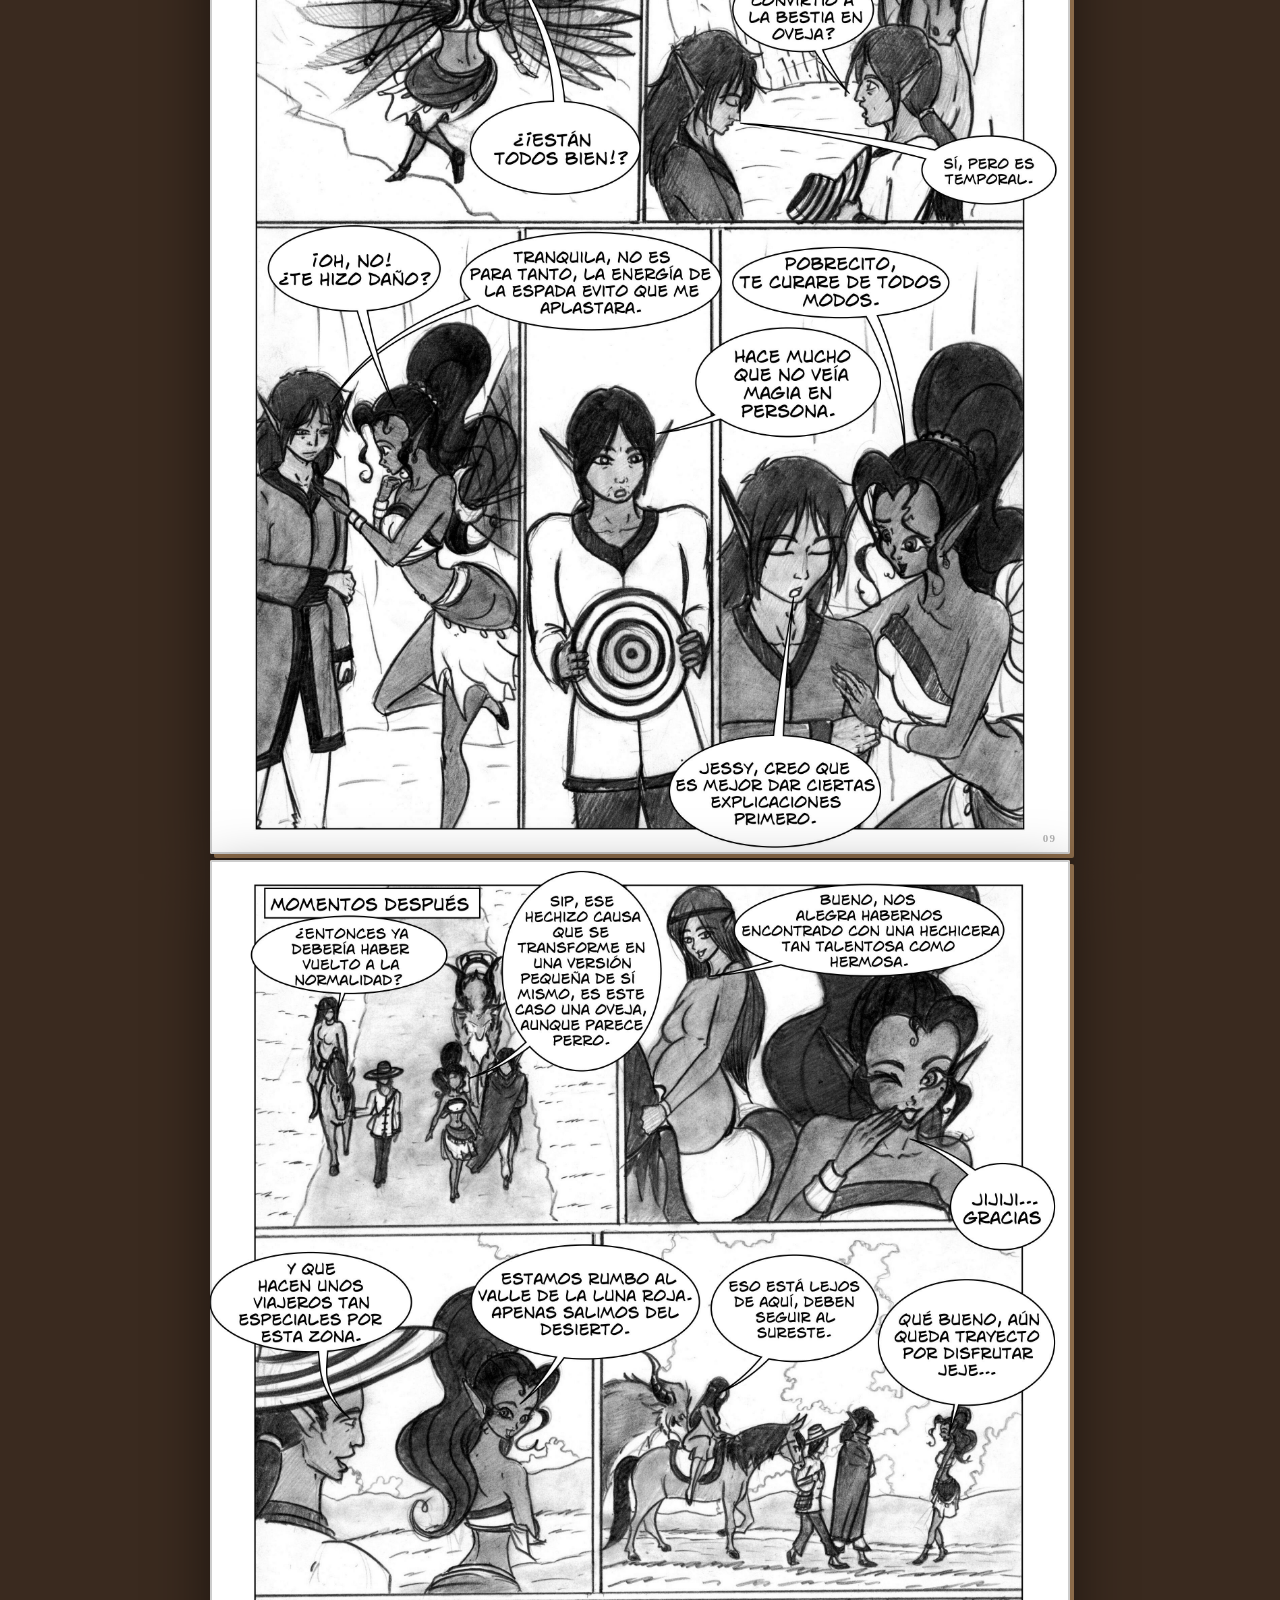
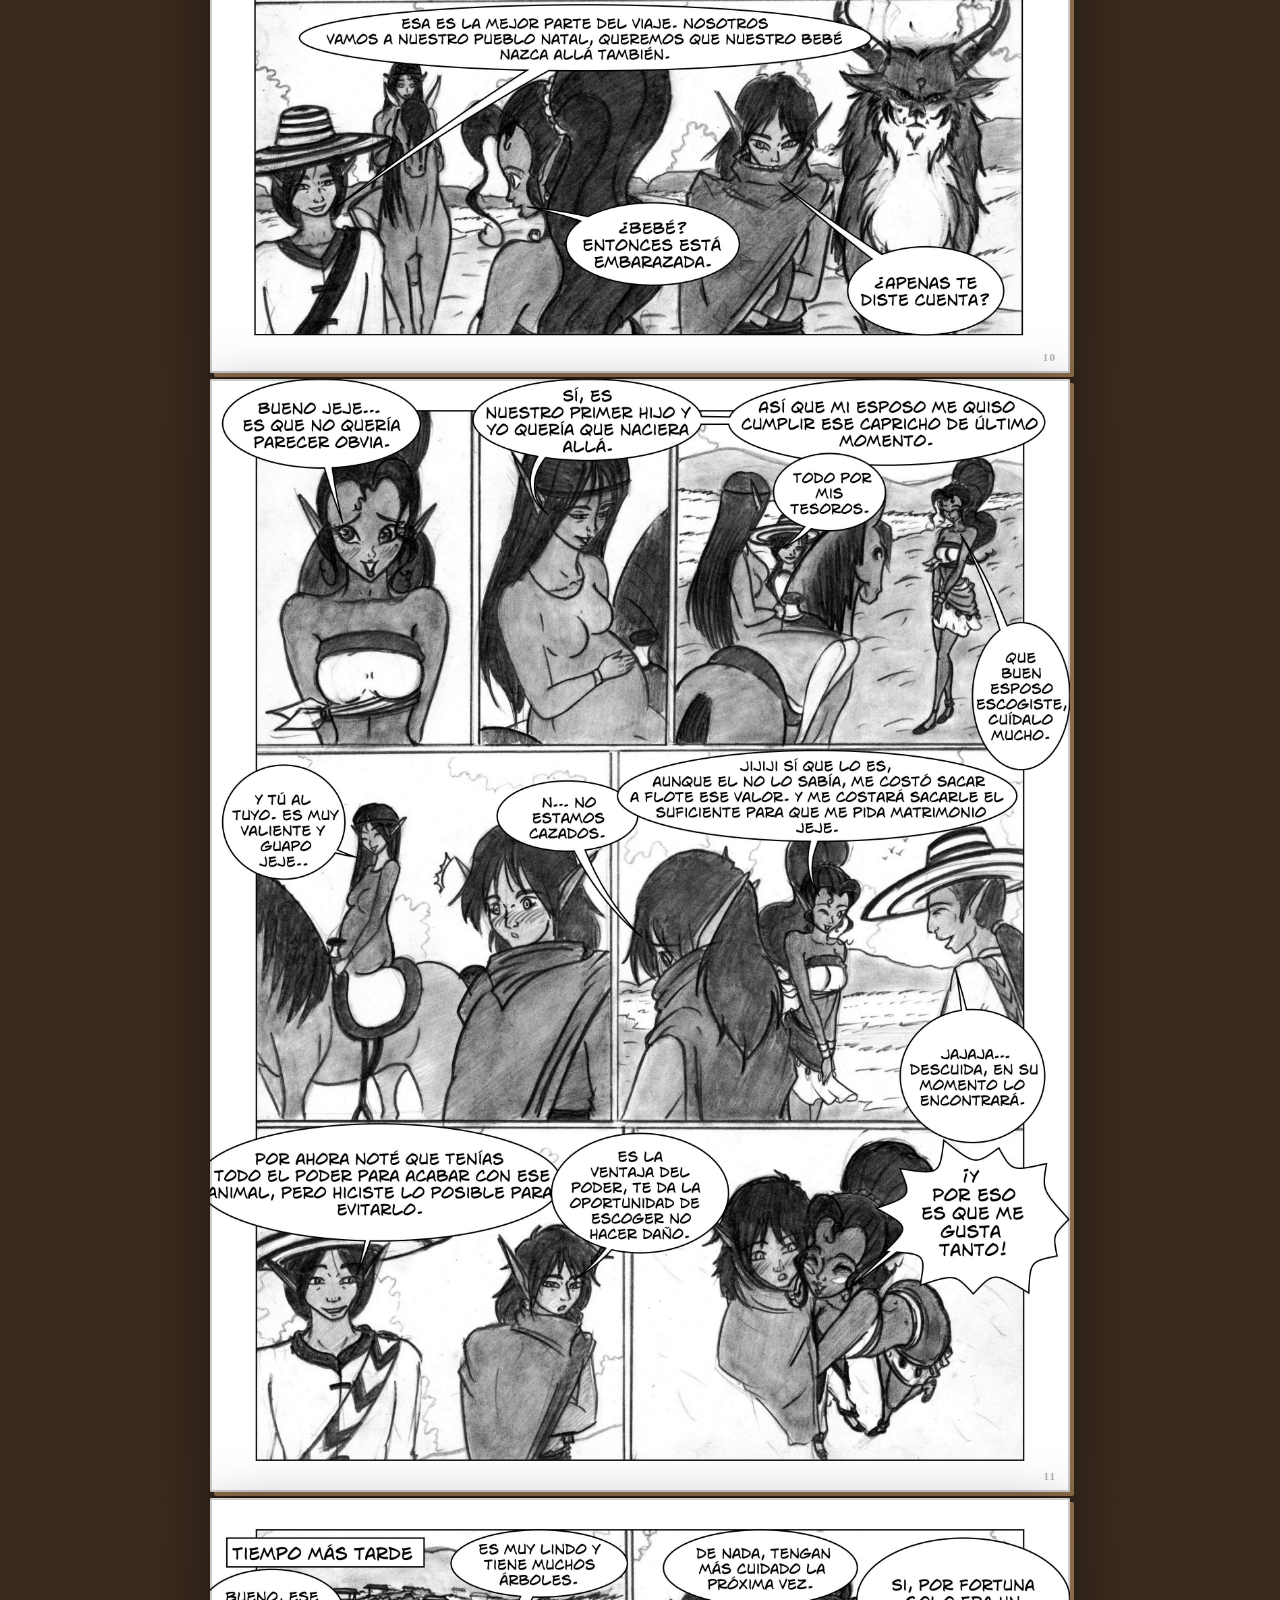
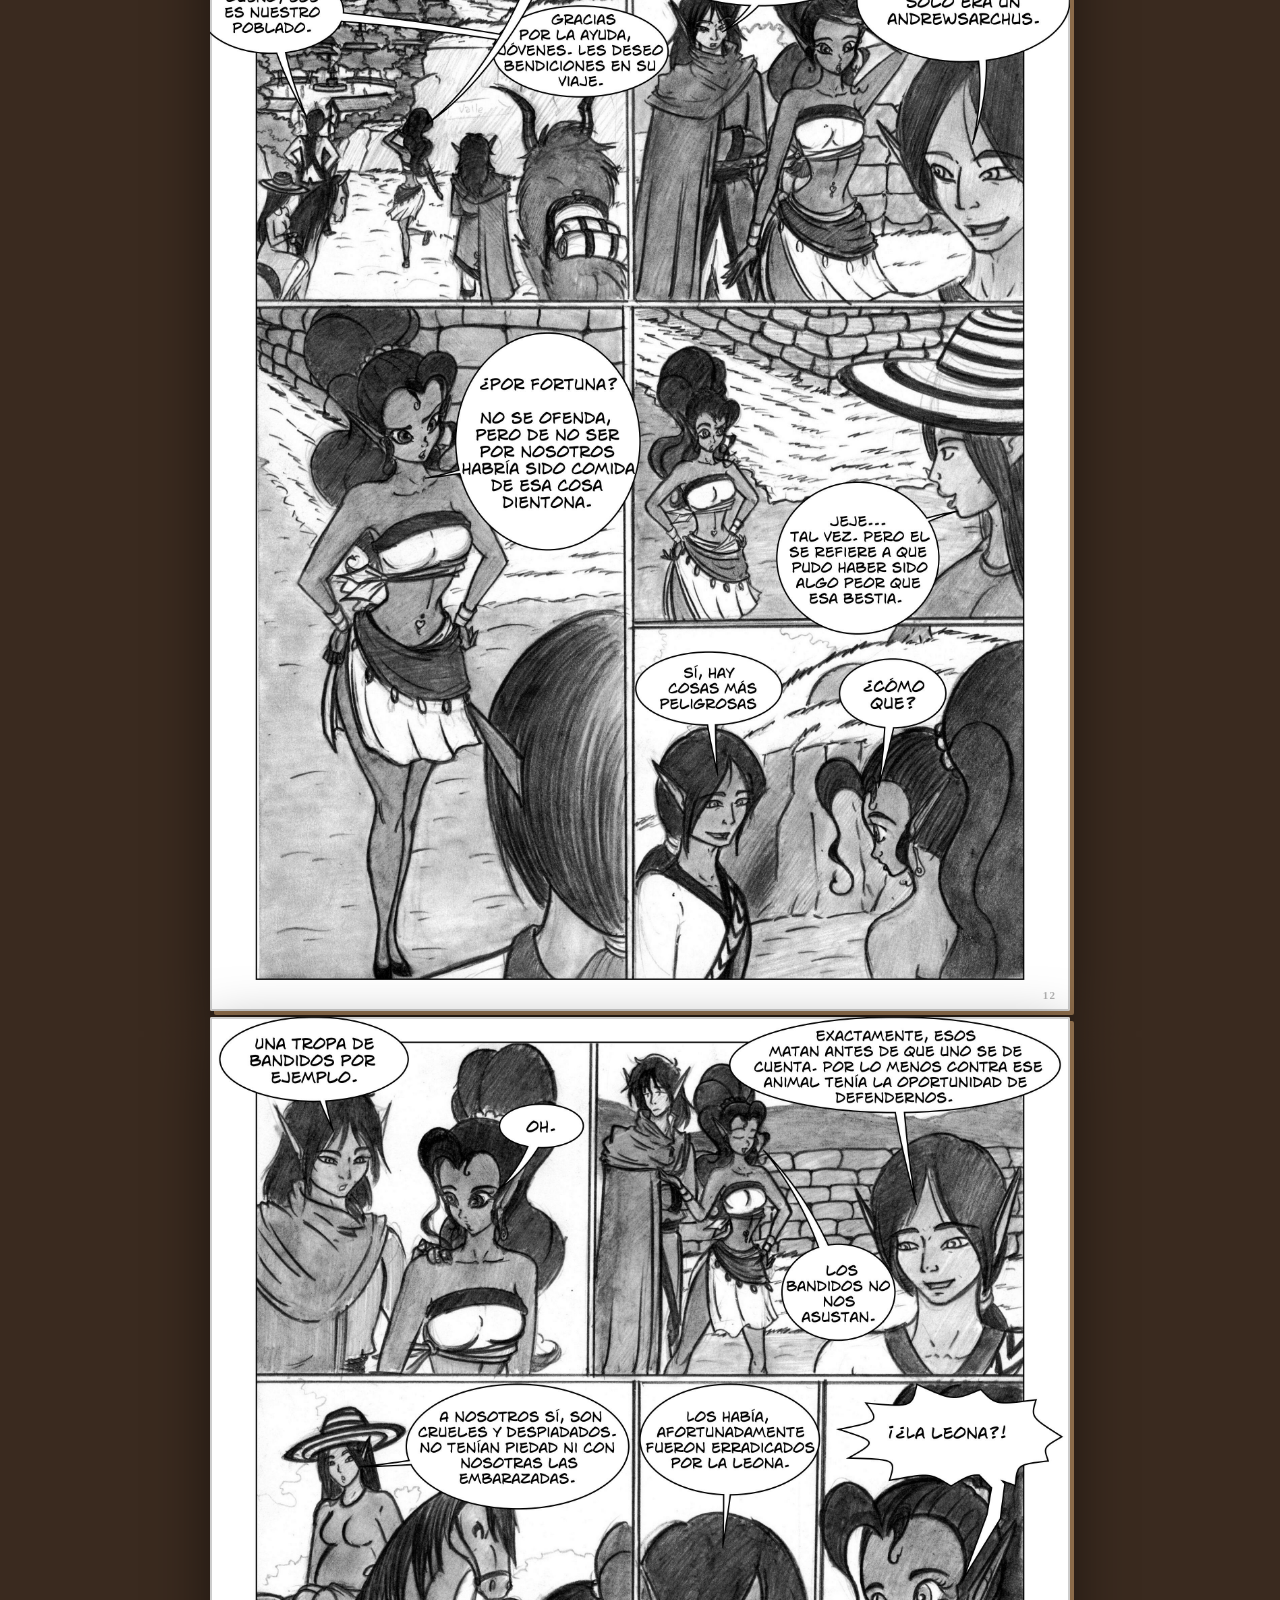
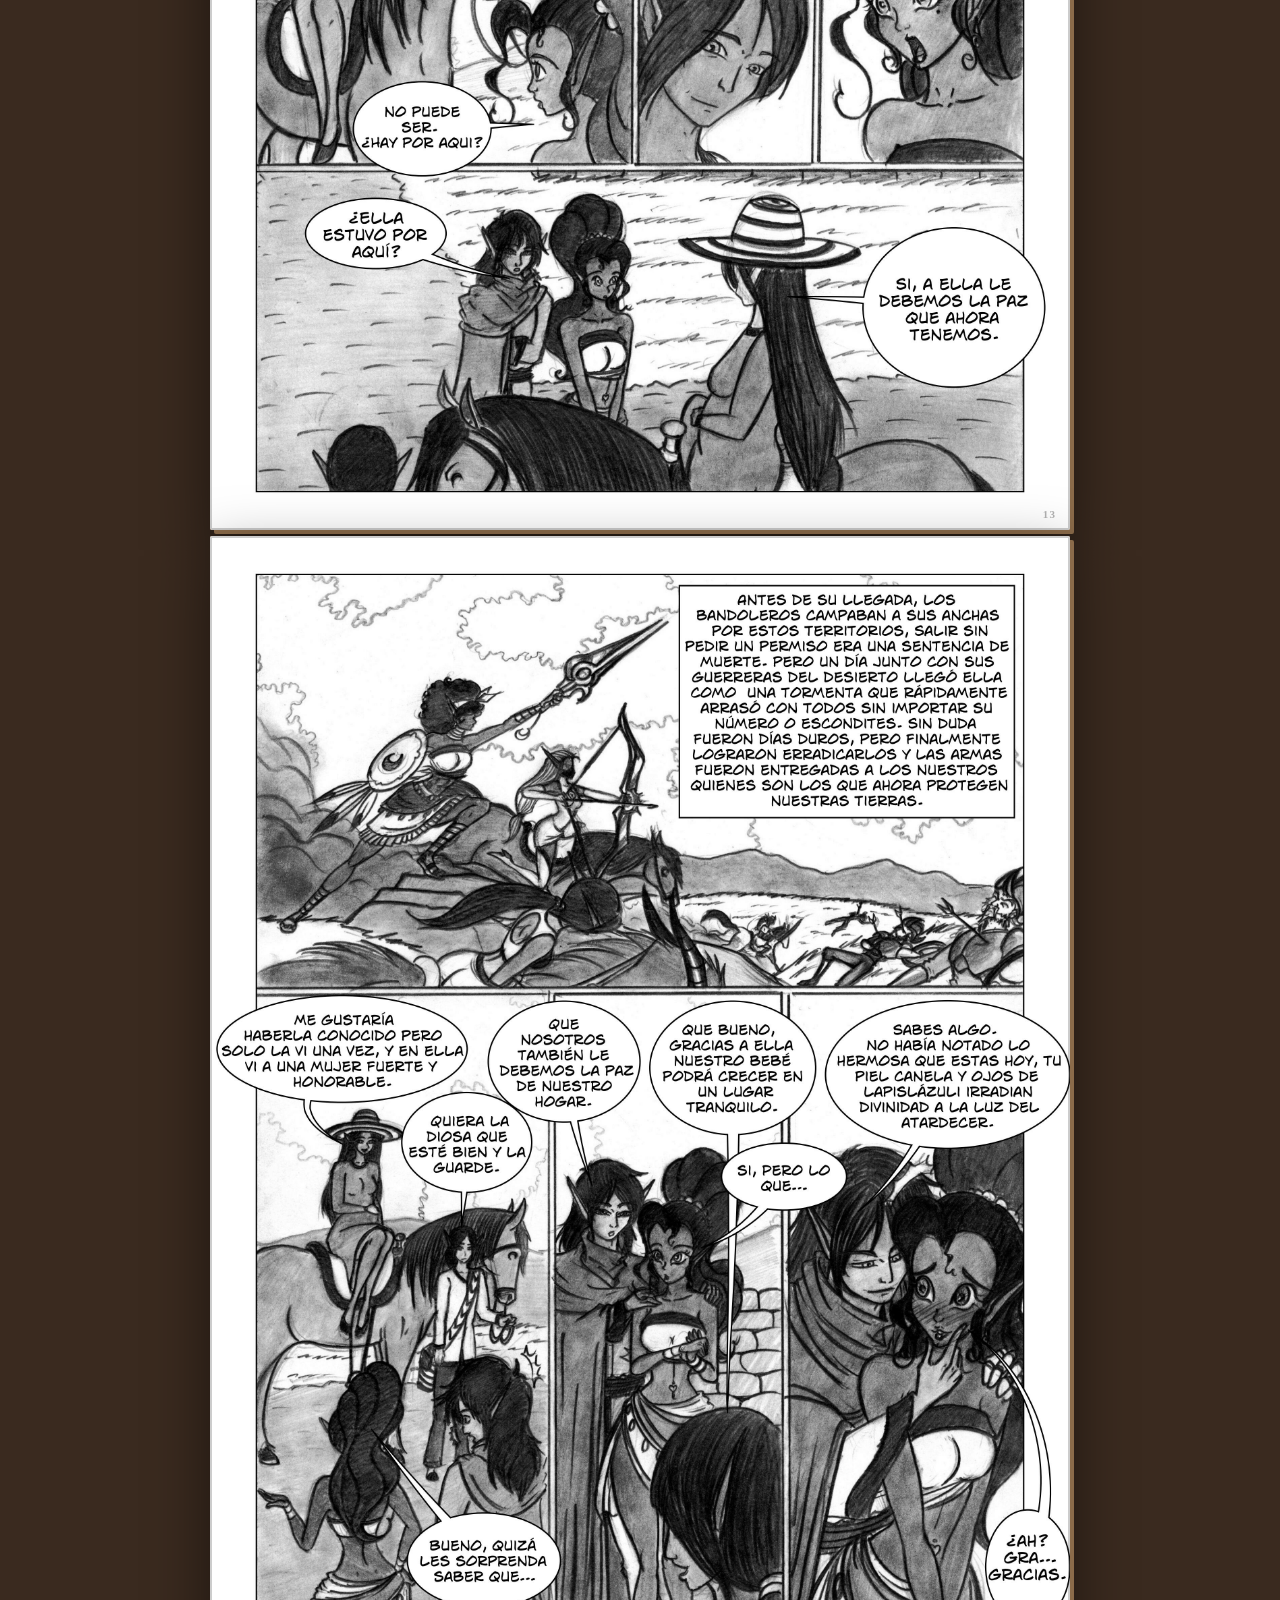
<file: Escribart/capitulo-piloto/index.html>
<!DOCTYPE html>
<html lang="es">
<head>
    <meta charset="UTF-8">
    <meta name="viewport" content="width=device-width, initial-scale=1.0">
    <title>Escribart · Piloto · ¿Será buena idea?</title>
    <link rel="preconnect" href="https://fonts.googleapis.com">
    <link href="https://fonts.googleapis.com/css2?family=Bebas+Neue&family=Noto+Serif+JP:wght@300;700&family=Barlow+Condensed:ital,wght@0,300;0,600;1,300&family=Permanent+Marker&display=swap" rel="stylesheet">
    <link rel="stylesheet" href="styles.css">
</head>
<body>

    <nav class="top-nav">
        <a href="../index.html" class="back-link">← Índice</a>
        <div class="nav-chapter-id">PILOTO</div>
        <a href="../capitulo-1/index.html" class="nav-next">Cap. 01 →</a>
    </nav>

    <div class="chapter-hero">
        <p class="chapter-eyebrow">Escribart · 2026</p>
        <h1 class="chapter-title">¿SERÁ BUENA IDEA?</h1>
        <div class="chapter-line"></div>
        <p class="chapter-subtitle">Piloto</p>
    </div>

    <div class="comic-container">
        <div class="page-wrapper" data-page="01"><img src="./Page_01.jpg" alt="Página 1"></div>
        <div class="page-wrapper" data-page="02"><img src="./Page_02.jpg" alt="Página 2"></div>
        <div class="page-wrapper" data-page="03"><img src="./Page_03.jpg" alt="Página 3"></div>
        <div class="page-wrapper" data-page="04"><img src="./Page_04.jpg" alt="Página 4"></div>
        <div class="page-wrapper" data-page="05"><img src="./Page_05.jpg" alt="Página 5"></div>
        <div class="page-wrapper" data-page="06"><img src="./Page_06.jpg" alt="Página 6"></div>
        <div class="page-wrapper" data-page="07"><img src="./Page_07.jpg" alt="Página 7"></div>
        <div class="page-wrapper" data-page="08"><img src="./Page_08.jpg" alt="Página 8"></div>
        <div class="page-wrapper" data-page="09"><img src="./Page_09.jpg" alt="Página 9"></div>
        <div class="page-wrapper" data-page="10"><img src="./Page_10.jpg" alt="Página 10"></div>
        <div class="page-wrapper" data-page="11"><img src="./Page_11.jpg" alt="Página 11"></div>
        <div class="page-wrapper" data-page="12"><img src="./Page_12.jpg" alt="Página 12"></div>
        <div class="page-wrapper" data-page="13"><img src="./Page_13.jpg" alt="Página 13"></div>
        <div class="page-wrapper" data-page="14"><img src="./Page_14.jpg" alt="Página 14"></div>
        <div class="page-wrapper" data-page="15"><img src="./Page_15.jpg" alt="Página 15"></div>
        <div class="page-wrapper" data-page="16"><img src="./Page_16.jpg" alt="Página 16"></div>
    </div>

    <div class="next-chapter-section">
        <p class="next-label">CONTINÚA</p>
        <a href="../capitulo-1/index.html" class="btn-next">
            <span>CAPÍTULO 01</span>
            <span class="arrow">→</span>
        </a>
        <br>
        <a href="../index.html" class="back-index">↑ Volver al índice</a>
    </div>

    <footer>
        ESCRIBART &nbsp;·&nbsp; 2026 &nbsp;·&nbsp; El Cartonero &nbsp;·&nbsp; Historietas para mi
    </footer>

    <script>
        const observer = new IntersectionObserver((entries) => {
            entries.forEach(entry => {
                if (entry.isIntersecting) {
                    entry.target.classList.add('visible');
                    observer.unobserve(entry.target);
                }
            });
        }, { threshold: 0.05, rootMargin: '0px 0px -40px 0px' });
        document.querySelectorAll('.page-wrapper').forEach(el => observer.observe(el));
    </script>

</body>
</html>
</file>
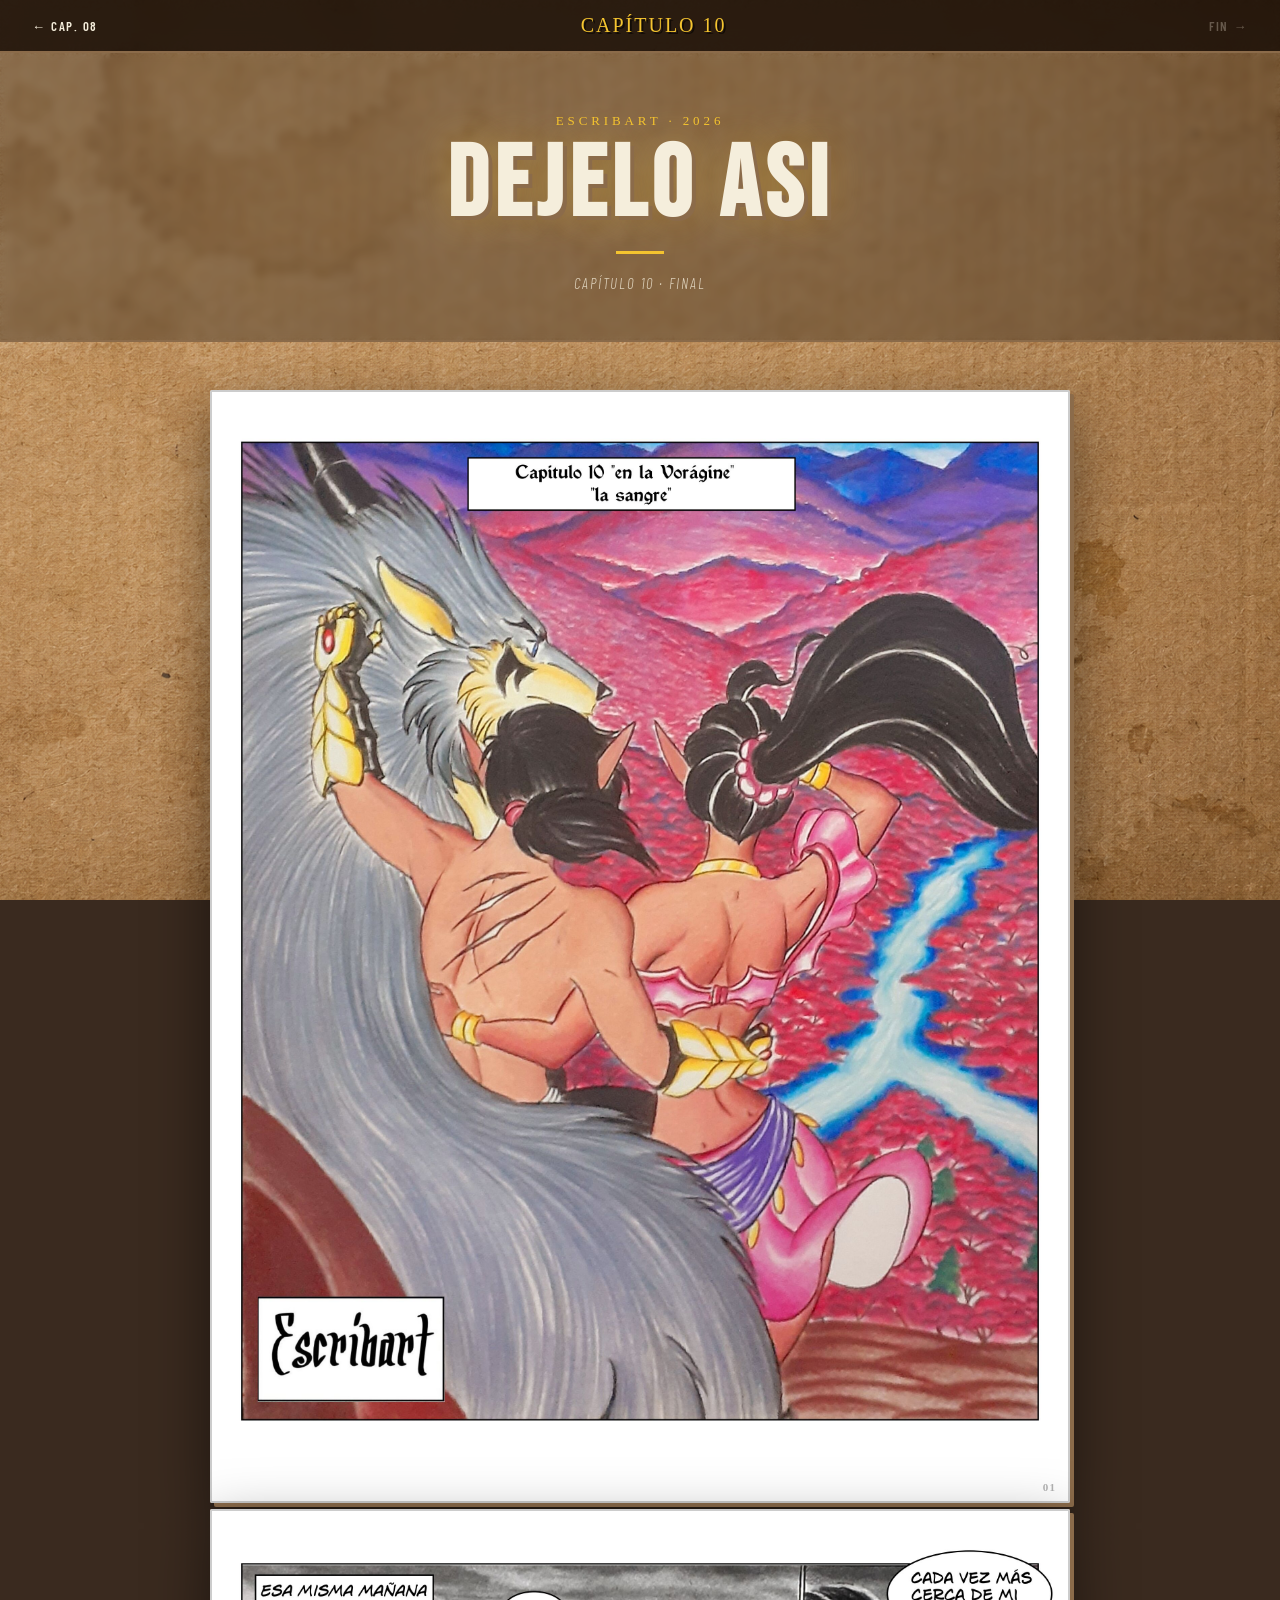
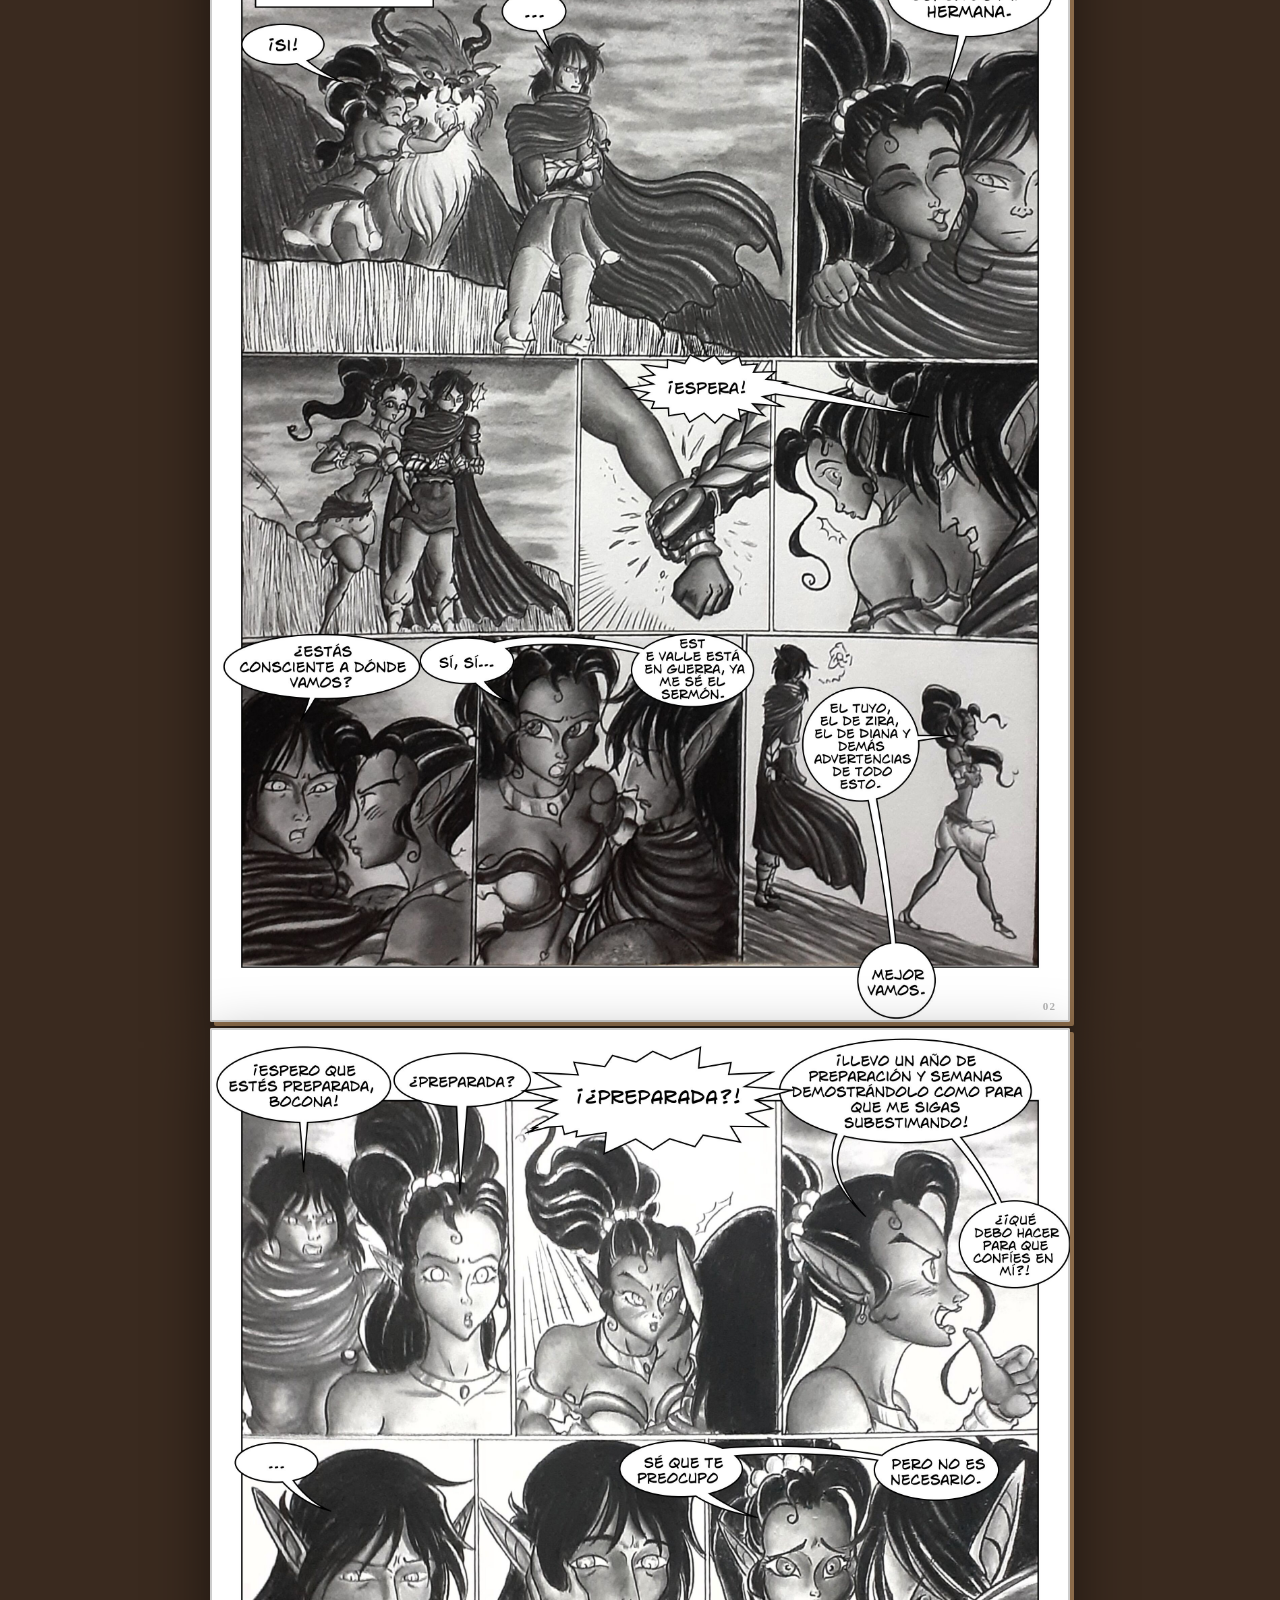
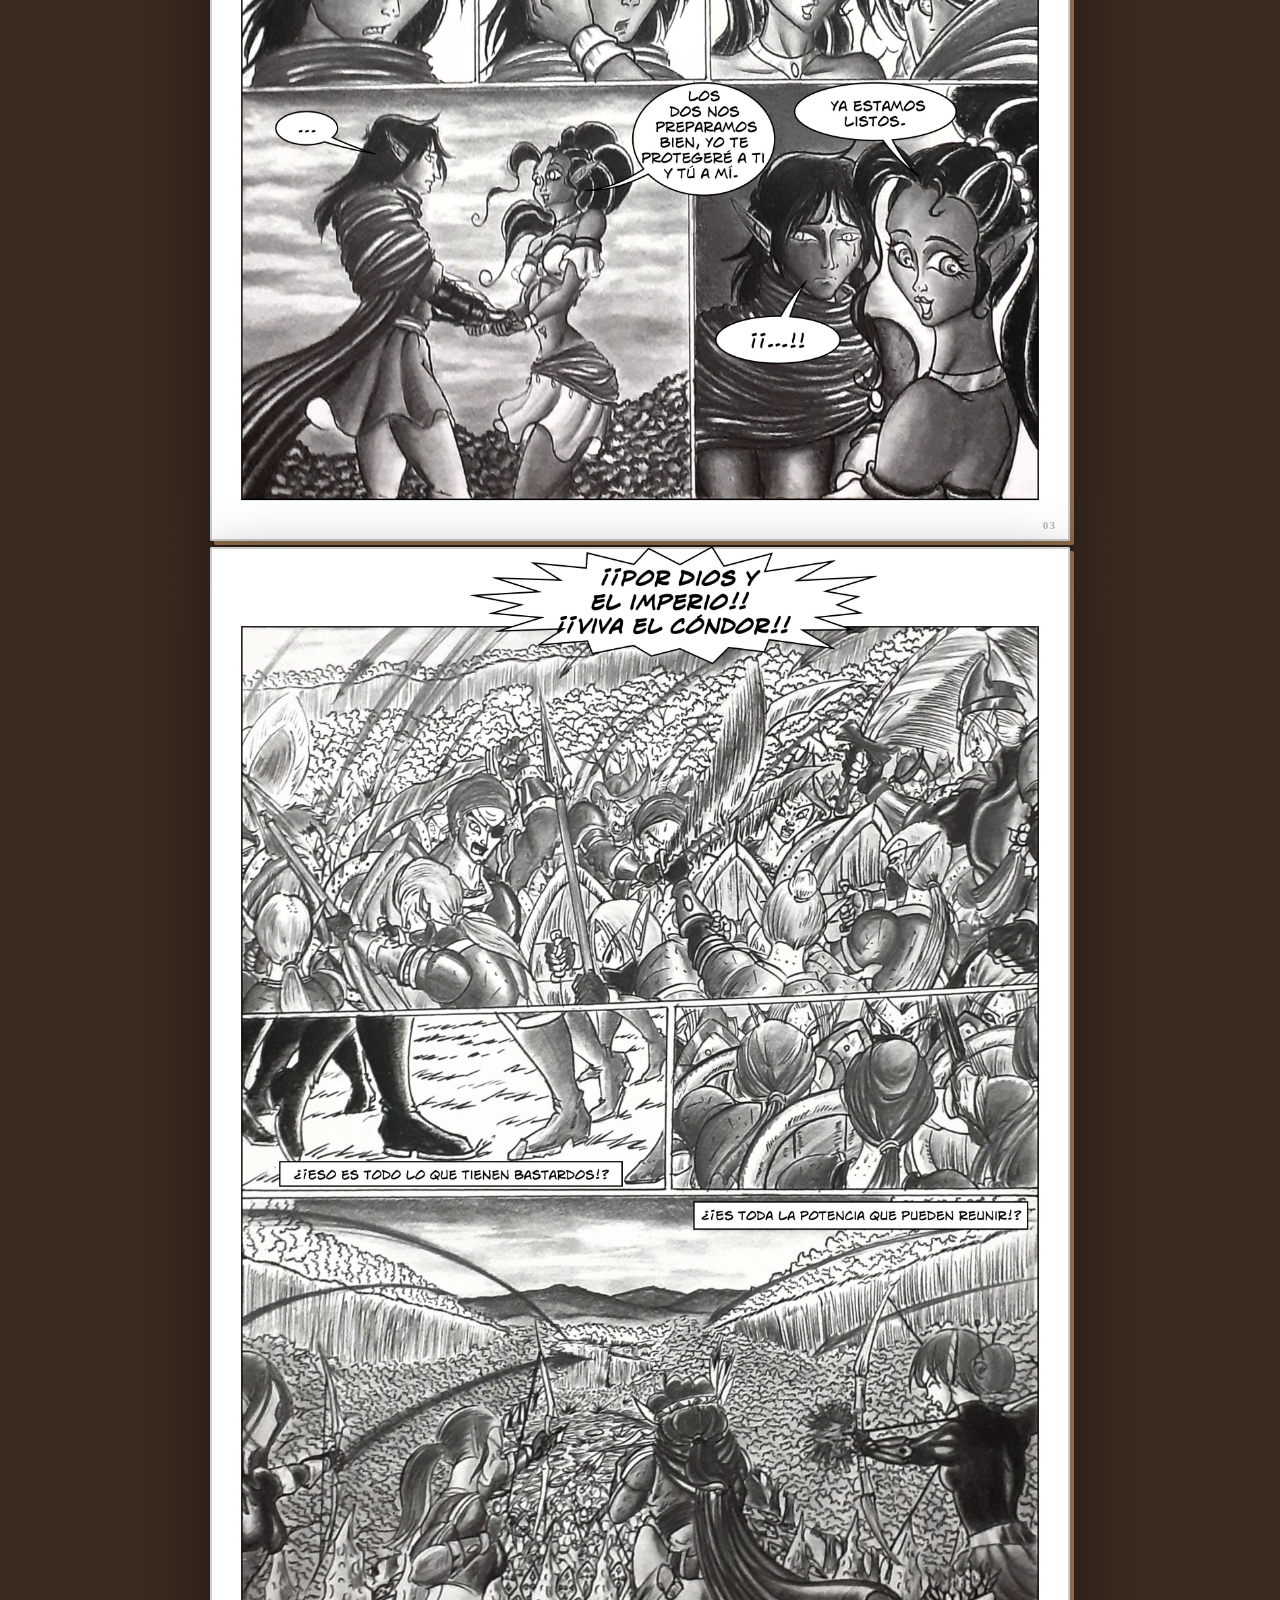
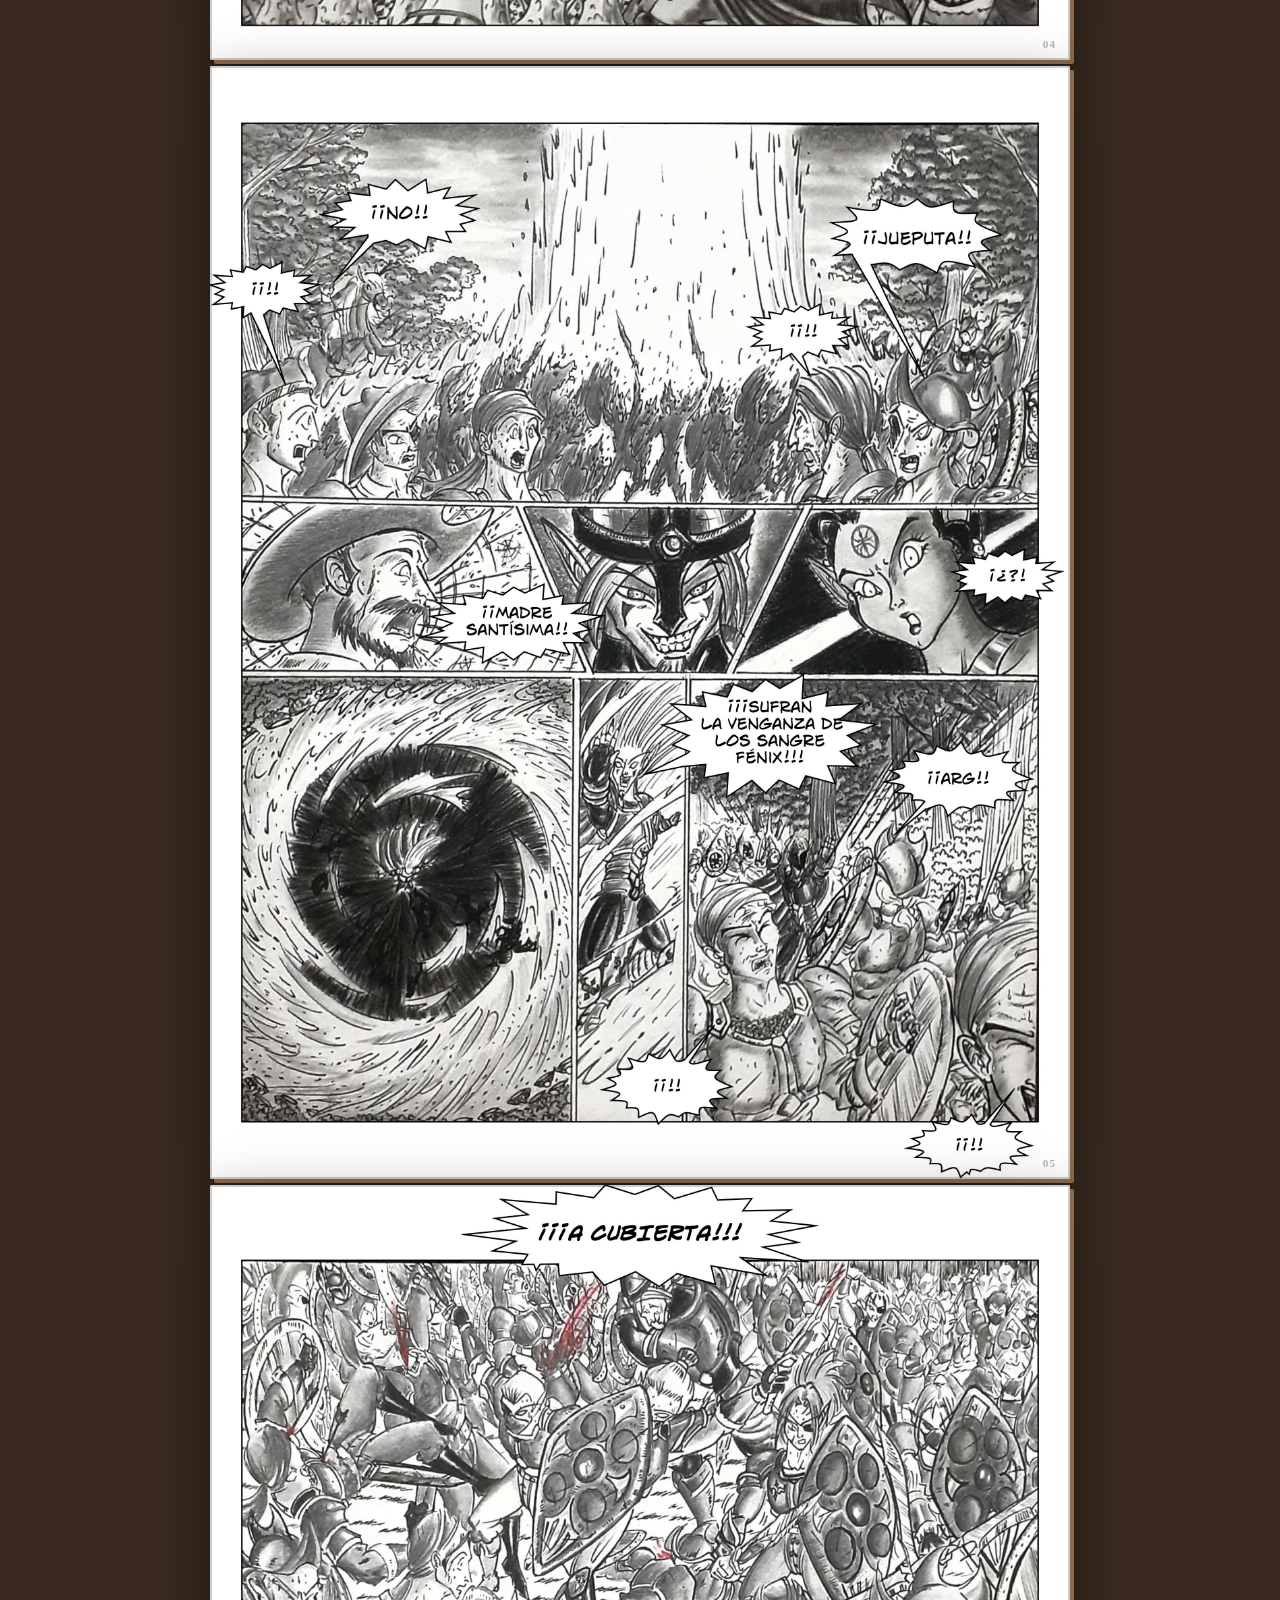
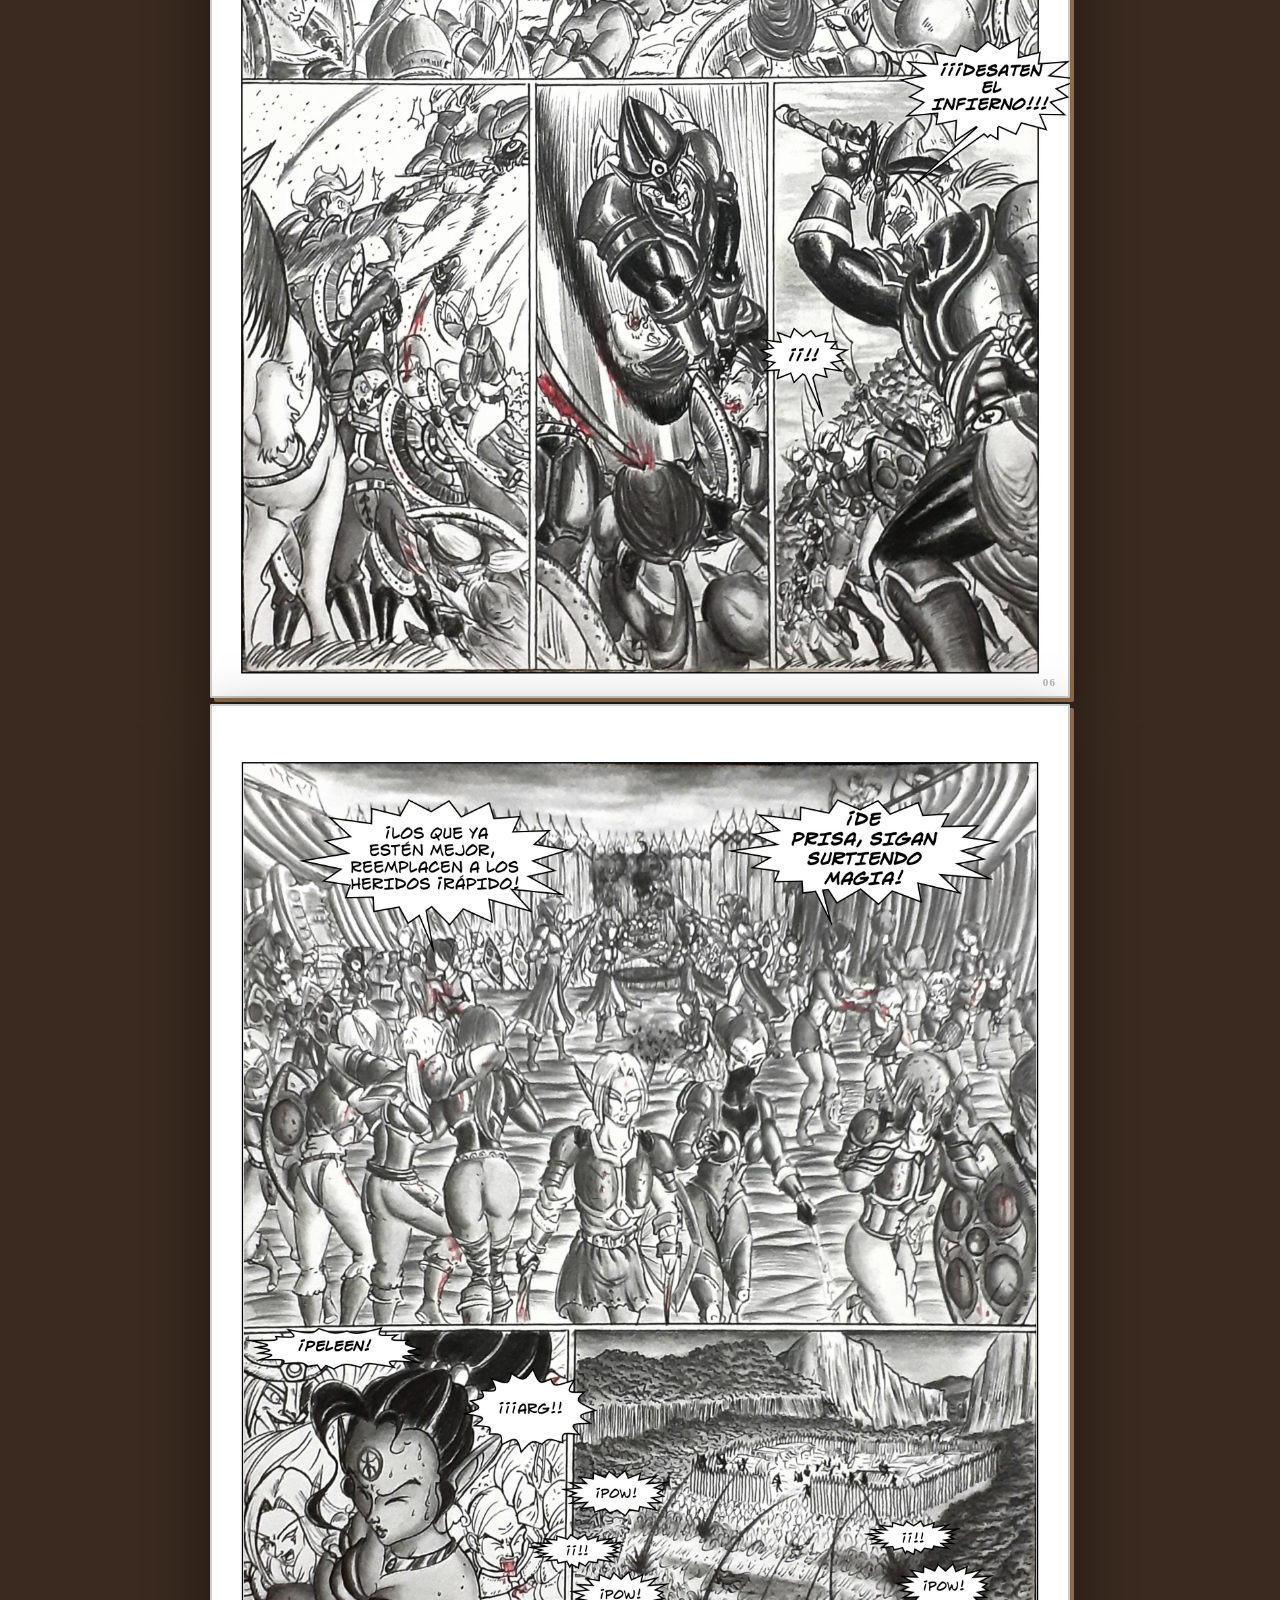
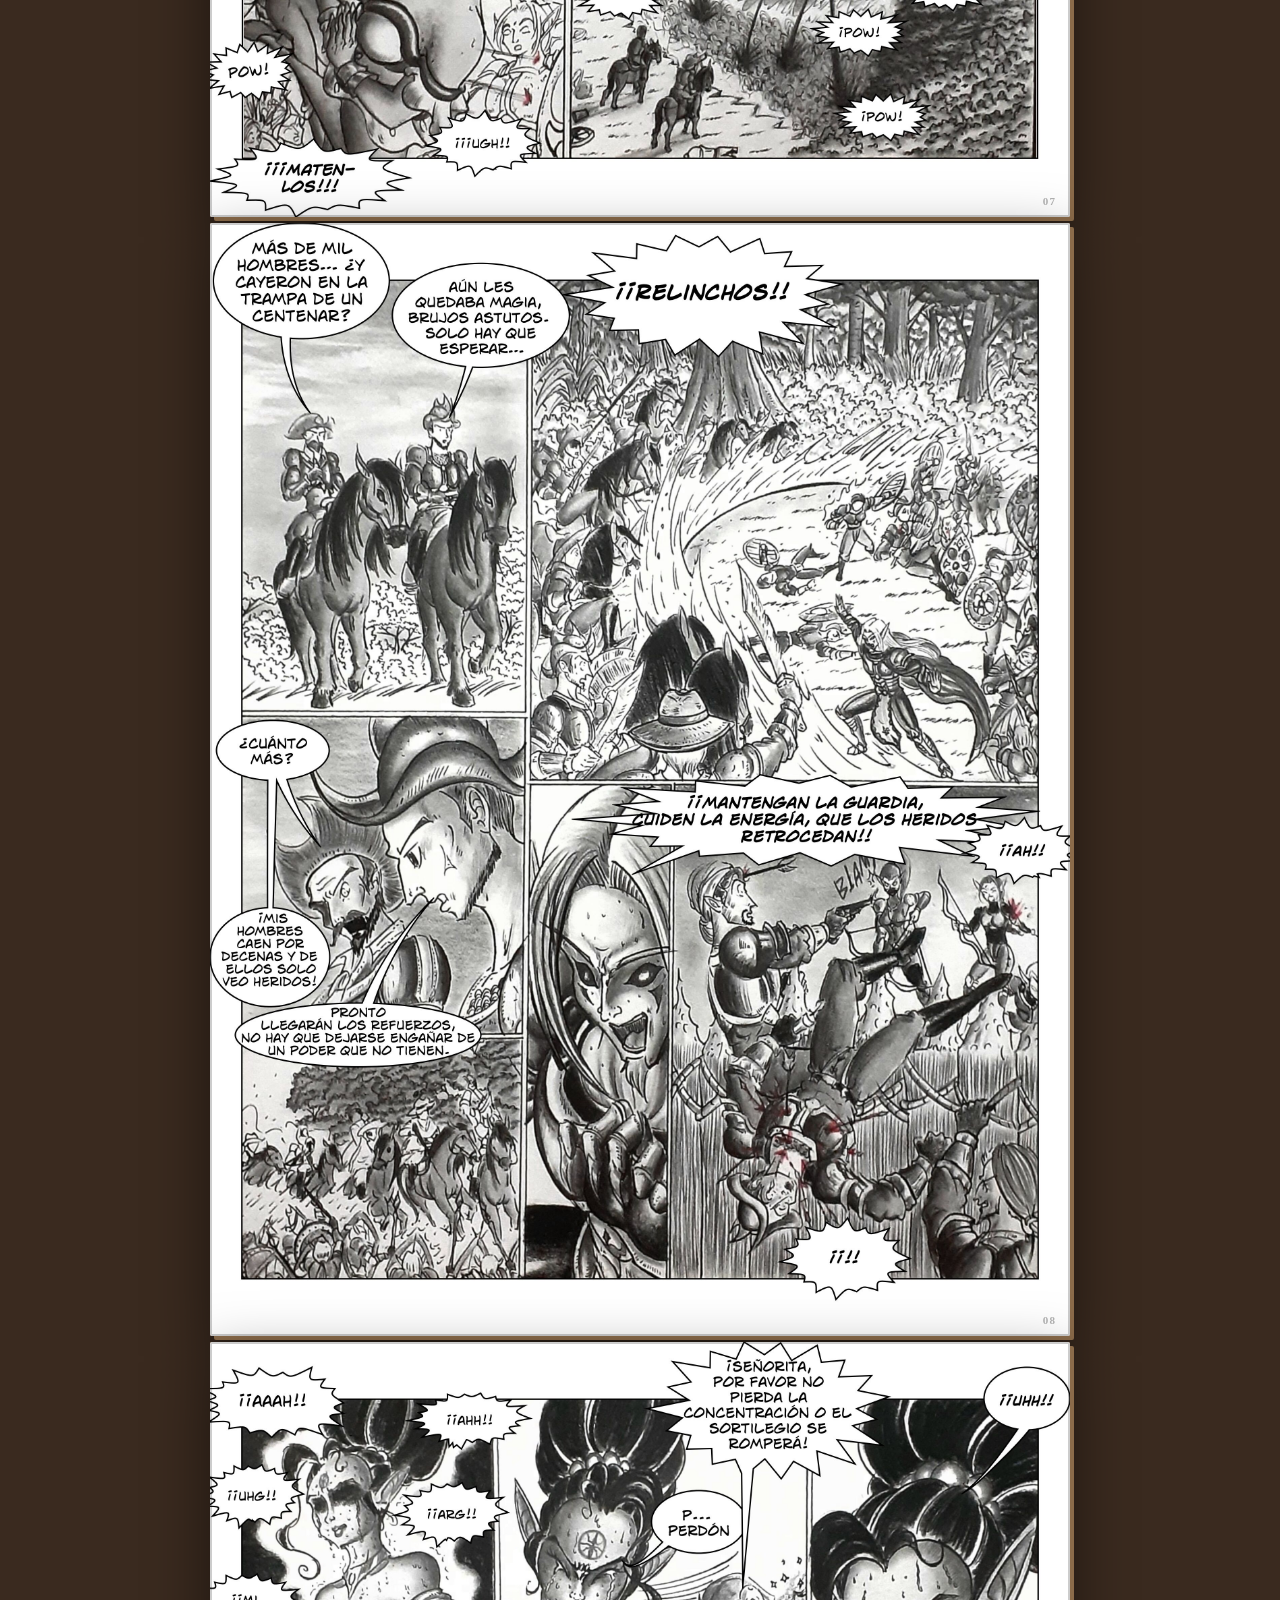
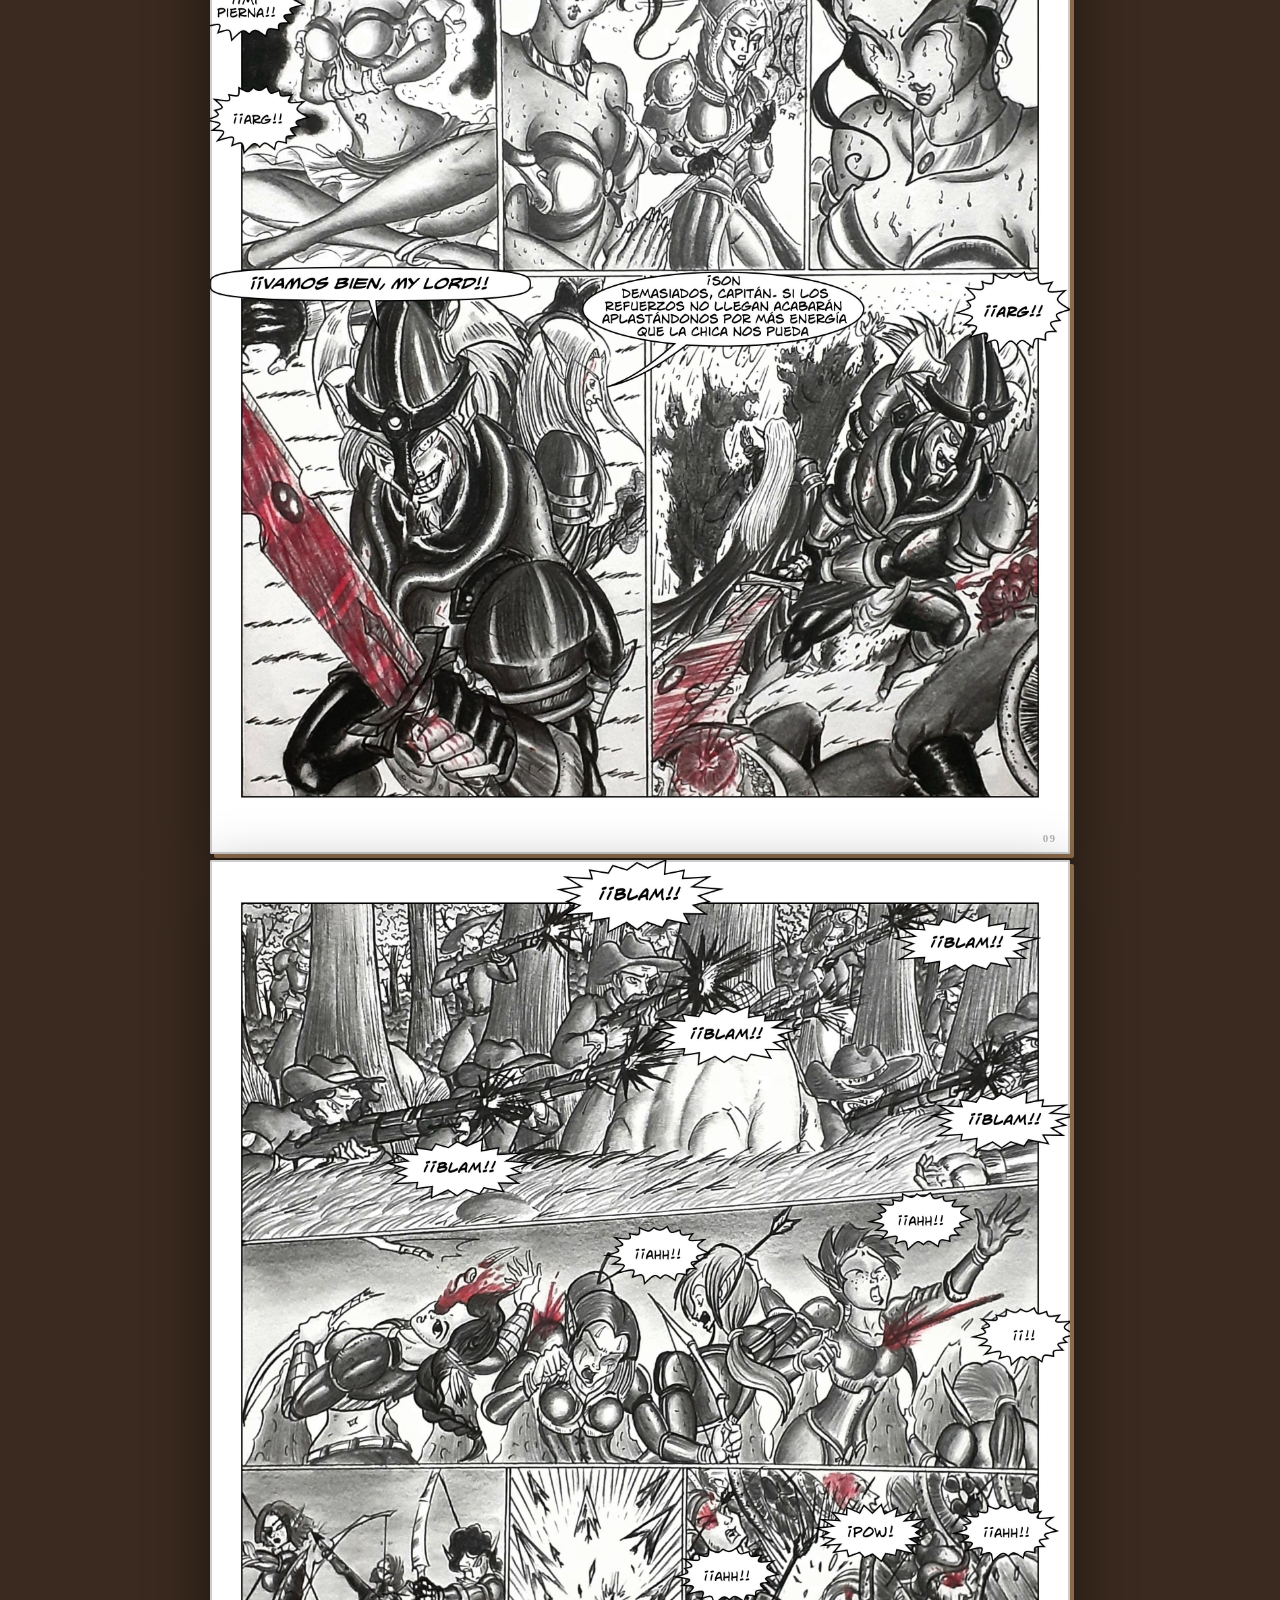
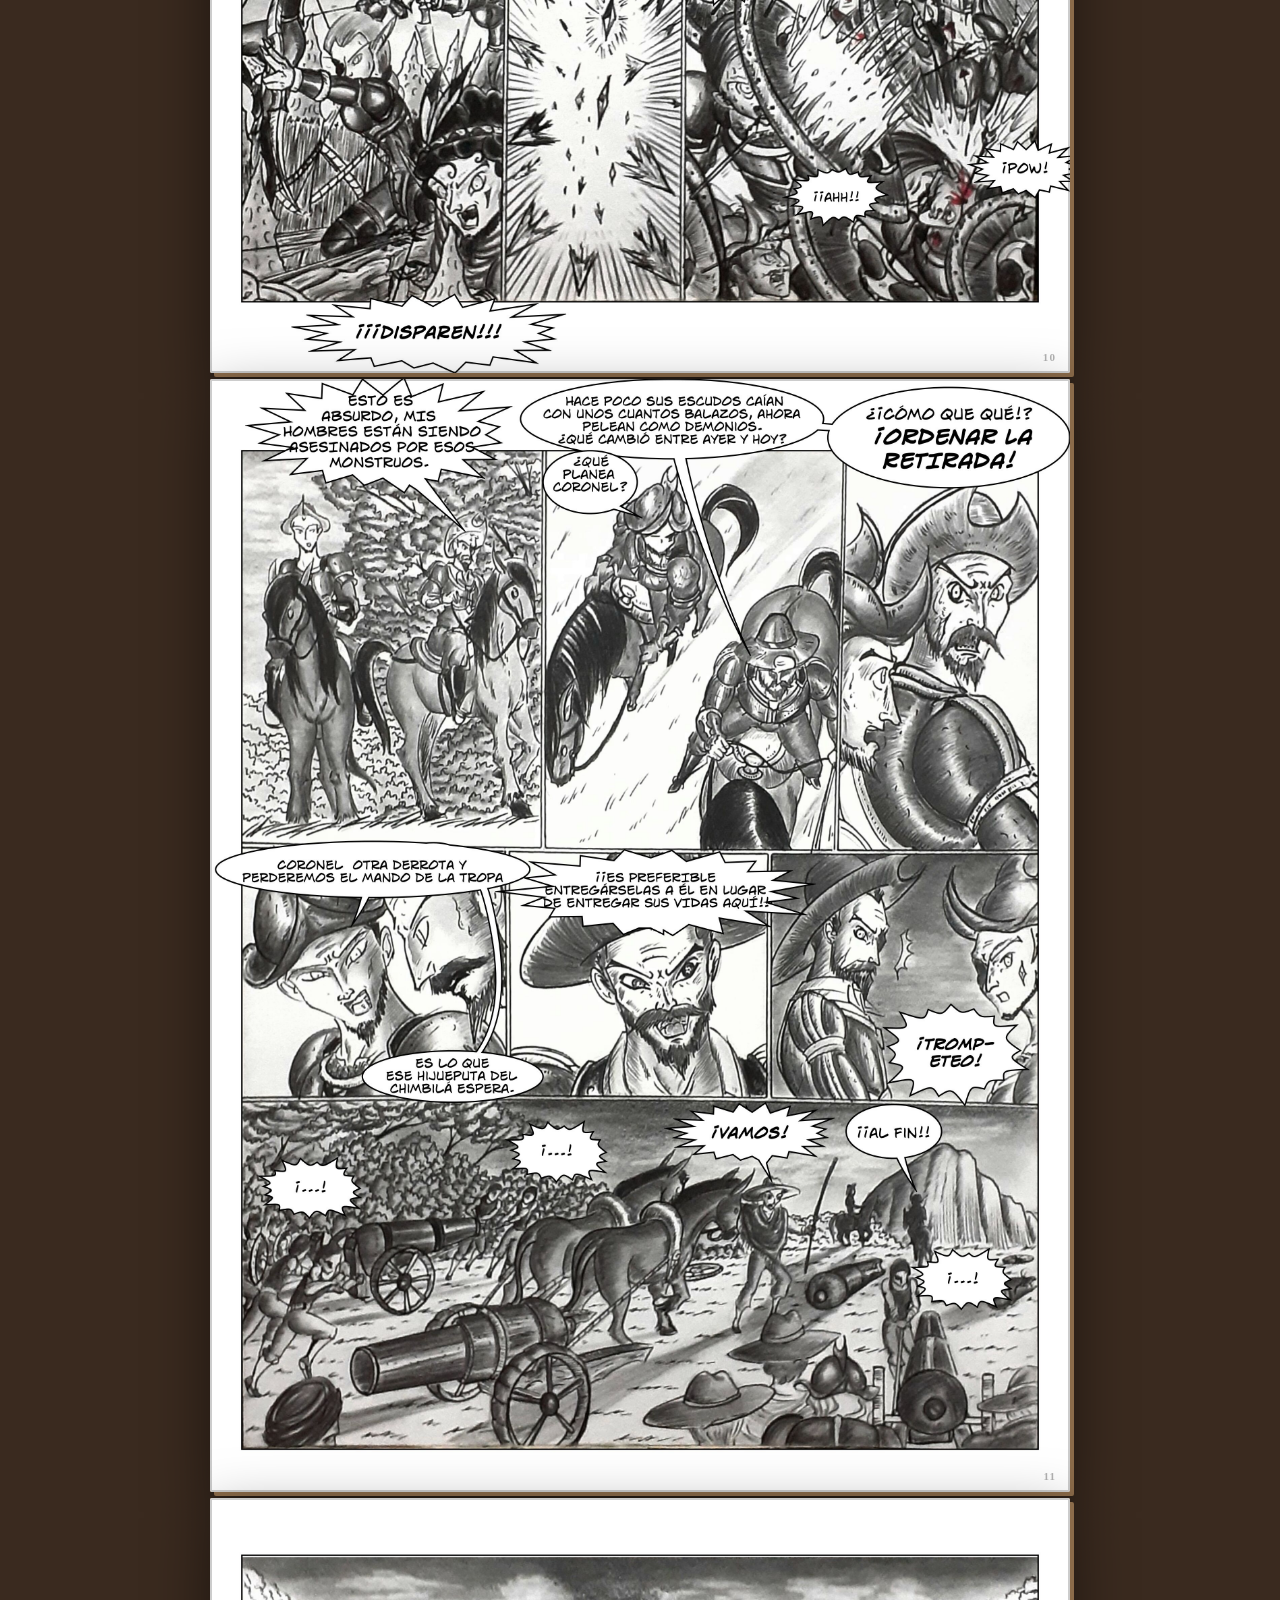
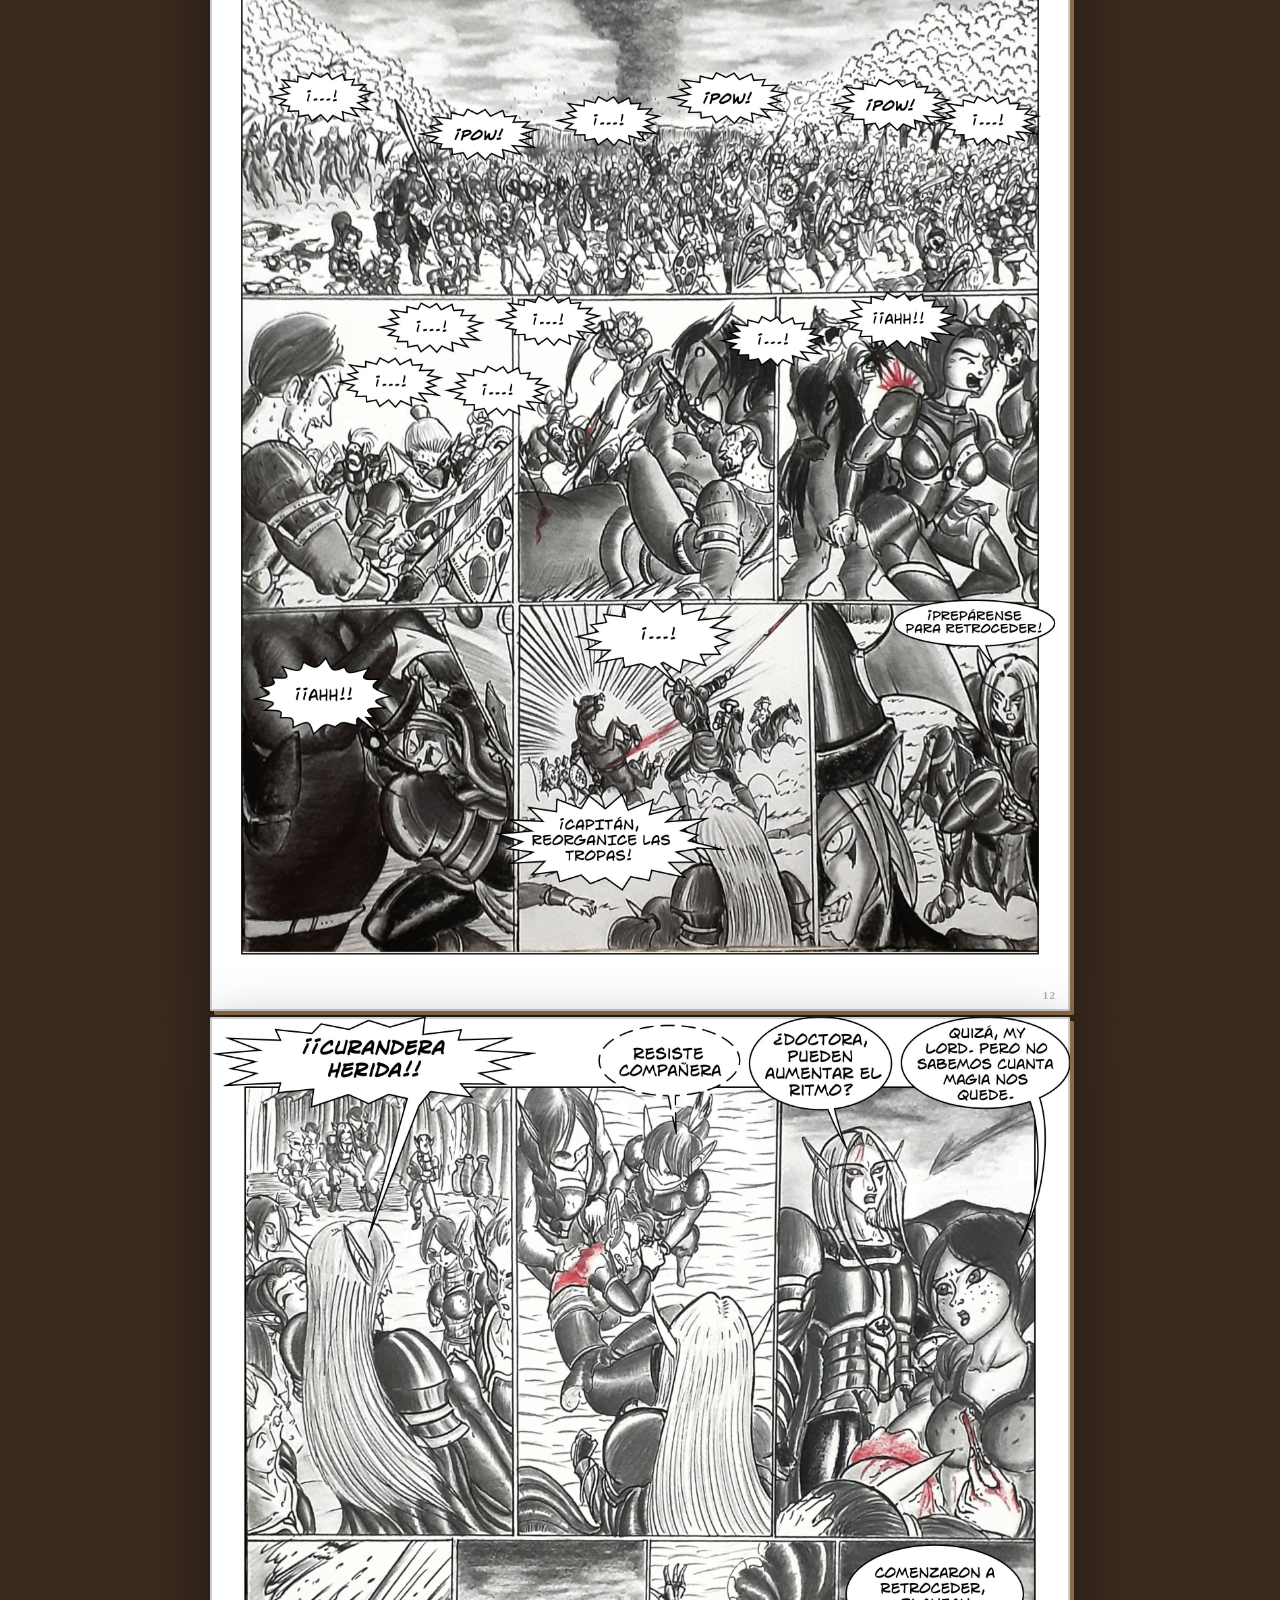
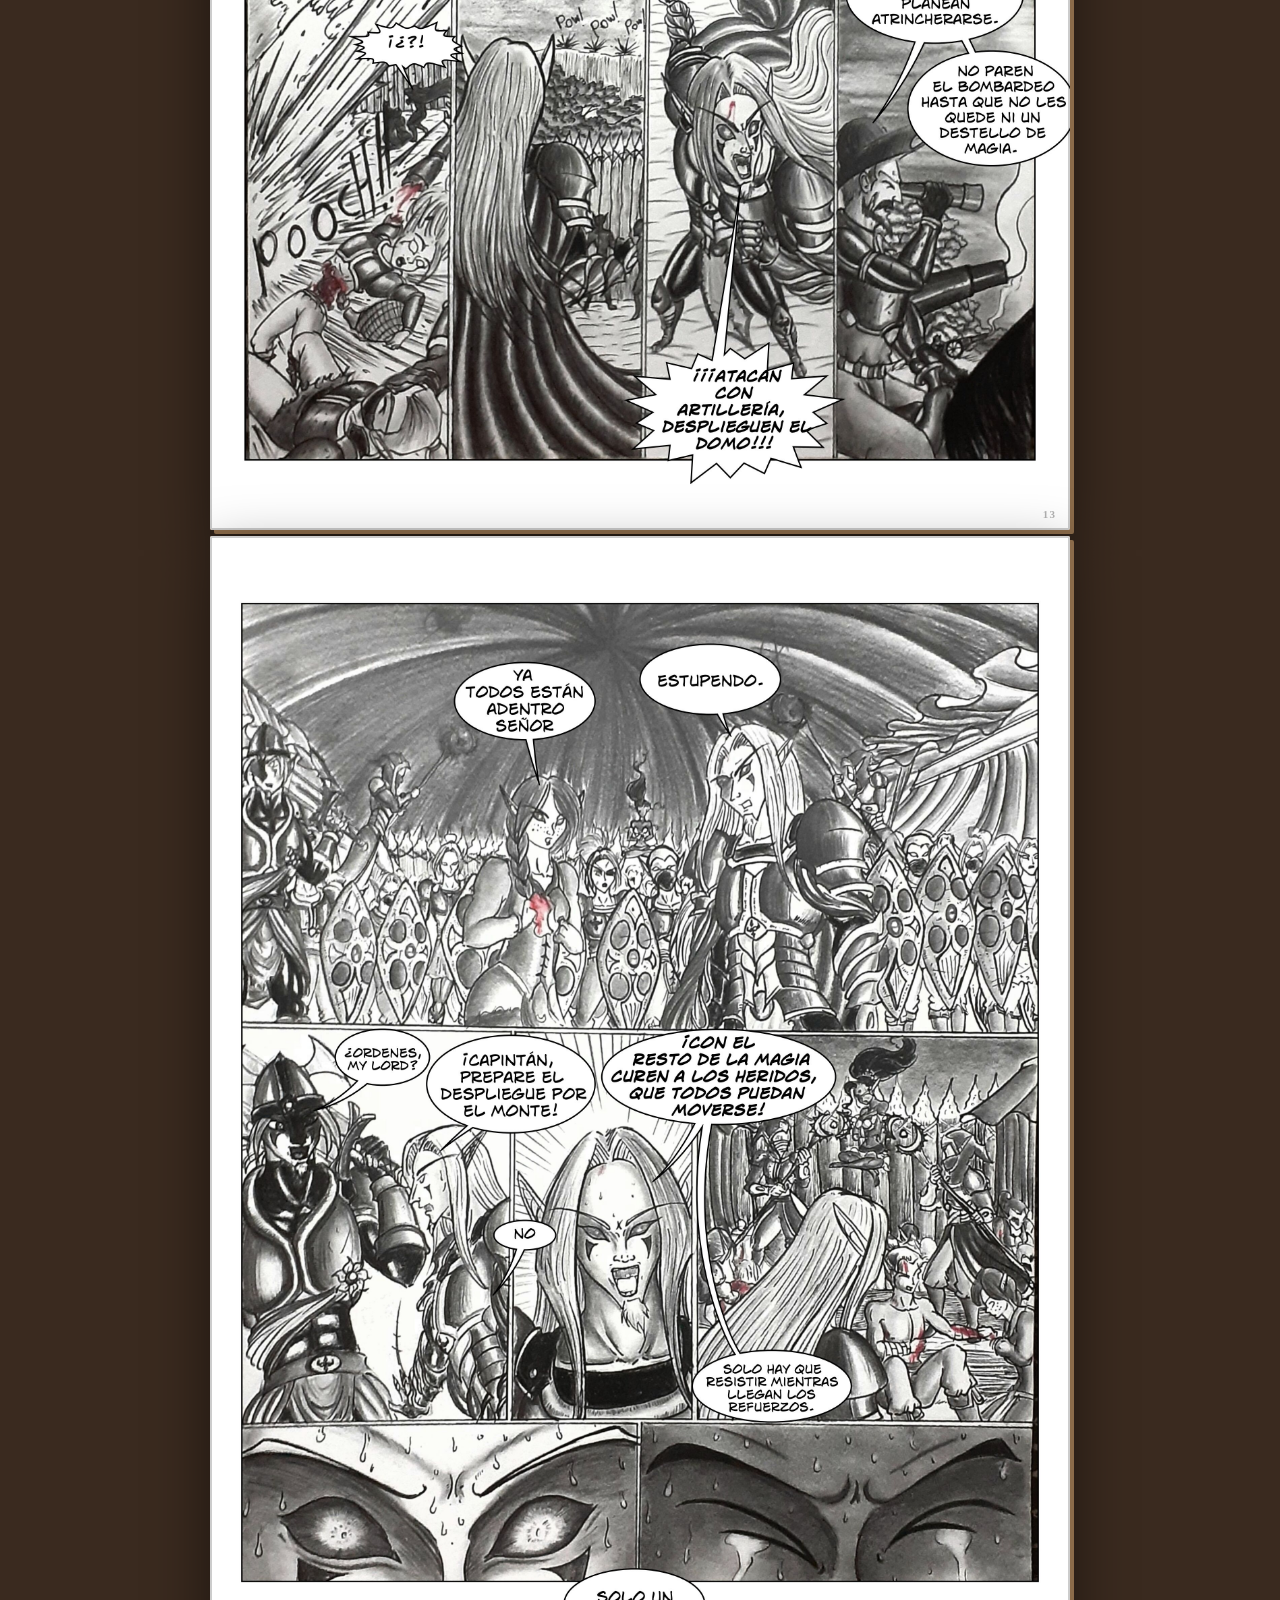
<file: Escribart/captitulo-10/index.html>
<!DOCTYPE html>
<html lang="es">
<head>
    <meta charset="UTF-8">
    <meta name="viewport" content="width=device-width, initial-scale=1.0">
    <title>Escribart · Capítulo 10 · </title>
    <link rel="preconnect" href="https://fonts.googleapis.com">
    <link href="https://fonts.googleapis.com/css2?family=Bebas+Neue&family=Noto+Serif+JP:wght@300;700&family=Barlow+Condensed:ital,wght@0,300;0,600;1,300&family=Permanent+Marker&display=swap" rel="stylesheet">
    <link rel="stylesheet" href="styles.css">
</head>
<body>

    <nav class="top-nav">
        <a href="../capitulo-9/index.html" class="back-link">← Cap. 08</a>
        <div class="nav-chapter-id">CAPÍTULO 10</div>
        <span class="nav-next" style="opacity:0.3; cursor:default;">Fin →</span>
    </nav>

    <div class="chapter-hero">
        <p class="chapter-eyebrow">Escribart · 2026</p>
        <h1 class="chapter-title">Dejelo asi</h1>
        <div class="chapter-line"></div>
        <p class="chapter-subtitle">Capítulo 10 · Final</p>
    </div>

    <div class="comic-container">
        <div class="page-wrapper" data-page="01"><img src="./Page_01.jpg" alt="Página 1"></div>
        <div class="page-wrapper" data-page="02"><img src="./Page_02.jpg" alt="Página 2"></div>
        <div class="page-wrapper" data-page="03"><img src="./Page_03.jpg" alt="Página 3"></div>
        <div class="page-wrapper" data-page="04"><img src="./Page_04.jpg" alt="Página 4"></div>
        <div class="page-wrapper" data-page="05"><img src="./Page_05.jpg" alt="Página 5"></div>
        <div class="page-wrapper" data-page="06"><img src="./Page_06.jpg" alt="Página 6"></div>
        <div class="page-wrapper" data-page="07"><img src="./Page_07.jpg" alt="Página 7"></div>
        <div class="page-wrapper" data-page="08"><img src="./Page_08.jpg" alt="Página 8"></div>
        <div class="page-wrapper" data-page="09"><img src="./Page_09.jpg" alt="Página 9"></div>
        <div class="page-wrapper" data-page="10"><img src="./Page_10.jpg" alt="Página 10"></div>
        <div class="page-wrapper" data-page="11"><img src="./Page_11.jpg" alt="Página 11"></div>
        <div class="page-wrapper" data-page="12"><img src="./Page_12.jpg" alt="Página 12"></div>
        <div class="page-wrapper" data-page="13"><img src="./Page_13.jpg" alt="Página 13"></div>
        <div class="page-wrapper" data-page="14"><img src="./Page_14.jpg" alt="Página 14"></div>
        <div class="page-wrapper" data-page="15"><img src="./Page_15.jpg" alt="Página 15"></div>
        <div class="page-wrapper" data-page="16"><img src="./Page_16.jpg" alt="Página 16"></div>
        <div class="page-wrapper" data-page="17"><img src="./Page_17.jpg" alt="Página 17"></div>
        <div class="page-wrapper" data-page="18"><img src="./Page_18.jpg" alt="Página 18"></div>
        <div class="page-wrapper" data-page="19"><img src="./Page_19.jpg" alt="Página 19"></div>
        <div class="page-wrapper" data-page="20"><img src="./Page_20.jpg" alt="Página 20"></div>
    </div>

    <div class="next-chapter-section">
        <p class="next-label">FIN DE LA COLECCIÓN</p>
        <a href="../index.html" class="btn-next">
            <span>VOLVER AL ÍNDICE</span>
            <span class="arrow">↑</span>
        </a>
    </div>

    <footer>
        ESCRIBART &nbsp;·&nbsp; 2026 &nbsp;·&nbsp; El Cartonero &nbsp;·&nbsp; Historietas para mi
    </footer>

    <script>
        const observer = new IntersectionObserver((entries) => {
            entries.forEach(entry => {
                if (entry.isIntersecting) {
                    entry.target.classList.add('visible');
                    observer.unobserve(entry.target);
                }
            });
        }, { threshold: 0.05, rootMargin: '0px 0px -40px 0px' });
        document.querySelectorAll('.page-wrapper').forEach(el => observer.observe(el));
    </script>

</body>
</html>
</file>
<file: Escribart/capitulo-1/styles.css>
:root {
    --carton-oscuro: #8b6b4a;
    --carton-interior: #d4b896;
    --dorado: #f4c430;
    --blanco-hueso: #f5eedc;
    --tinta: #1a0f07;
    --rojo: #c0392b;
    --sombra: rgba(0, 0, 0, 0.5);

    --font-display: 'Bebas Neue', sans-serif;
    --font-body: 'Barlow Condensed', sans-serif;
    --font-jp: 'Noto Serif JP', serif;
    --font-marker: 'Permanent Marker', cursive;
}

*,
*::before,
*::after {
    margin: 0;
    padding: 0;
    box-sizing: border-box;
}

html {
    scroll-behavior: smooth;
}

body {
    background-color: #3a2a1f;
    background-image: url('../carton.png');
    background-size: cover;
    background-position: center;
    background-repeat: no-repeat;
    background-attachment: fixed;
    color: var(--tinta);
    font-family: var(--font-body);
    font-weight: 300;
    min-height: 100vh;
    overflow-x: hidden;
    cursor: crosshair;
    position: relative;
}

/* Filtro de papel sutil */
body::after {
    content: '';
    position: fixed;
    inset: 0;
    pointer-events: none;
    z-index: 0;
    background:
        repeating-linear-gradient(0deg, transparent, transparent 2px, rgba(200, 180, 140, 0.04) 2px, rgba(200, 180, 140, 0.04) 4px),
        url("data:image/svg+xml,%3Csvg viewBox='0 0 256 256' xmlns='http://www.w3.org/2000/svg'%3E%3Cfilter id='noise'%3E%3CfeTurbulence type='fractalNoise' baseFrequency='0.9' numOctaves='4' stitchTiles='stitch'/%3E%3C/filter%3E%3Crect width='100%25' height='100%25' filter='url(%23noise)' opacity='0.05'/%3E%3C/svg%3E");
    background-size: auto, 200px;
}

/* ── Navegación superior ── */
.top-nav {
    position: sticky;
    top: 0;
    z-index: 100;
    background: rgba(26, 15, 7, 0.9);
    backdrop-filter: blur(10px);
    border-bottom: 2px solid var(--carton-oscuro);
    display: flex;
    align-items: center;
    justify-content: space-between;
    padding: 14px 32px;
}

.back-link,
.nav-next {
    display: inline-flex;
    align-items: center;
    gap: 8px;
    color: var(--blanco-hueso);
    text-decoration: none;
    font-family: var(--font-body);
    font-size: 13px;
    font-weight: 600;
    letter-spacing: 0.12em;
    text-transform: uppercase;
    transition: color 0.2s, gap 0.2s;
}

.back-link:hover {
    color: var(--dorado);
    gap: 12px;
}

.nav-next:hover {
    color: var(--dorado);
    gap: 12px;
}

.nav-chapter-id {
    font-family: var(--font-marker);
    font-size: 20px;
    letter-spacing: 0.1em;
    color: var(--dorado);
    text-shadow: 2px 2px 0 rgba(0, 0, 0, 0.6);
}

/* ── Hero del capítulo ── */
.chapter-hero {
    position: relative;
    z-index: 1;
    text-align: center;
    padding: 60px 20px 48px;
    border-bottom: 2px solid var(--carton-oscuro);
    background: rgba(0, 0, 0, 0.3);
    backdrop-filter: blur(4px);
}

.chapter-eyebrow {
    font-family: var(--font-marker);
    font-size: 13px;
    font-weight: 300;
    color: var(--dorado);
    letter-spacing: 0.3em;
    text-transform: uppercase;
    margin-bottom: 12px;
}

.chapter-title {
    font-family: var(--font-display);
    font-size: clamp(50px, 10vw, 100px);
    letter-spacing: 0.06em;
    line-height: 0.9;
    color: var(--blanco-hueso);
    text-shadow:
        4px 4px 0 var(--carton-oscuro),
        0 0 40px rgba(244, 196, 48, 0.3);
}

.chapter-line {
    width: 48px;
    height: 3px;
    background: var(--dorado);
    margin: 20px auto;
}

.chapter-subtitle {
    font-family: var(--font-body);
    font-style: italic;
    font-size: 15px;
    color: var(--blanco-hueso);
    letter-spacing: 0.12em;
    text-transform: uppercase;
    opacity: 0.8;
}

/* ── Contenedor de páginas ── */
.comic-container {
    position: relative;
    z-index: 1;
    max-width: 900px;
    margin: 0 auto;
    padding: 48px 20px;
    display: flex;
    flex-direction: column;
    gap: 6px;
}

.page-wrapper {
    position: relative;
    overflow: hidden;
    background: var(--carton-interior);
    box-shadow:
        4px 4px 0 var(--carton-oscuro),
        0 20px 60px rgba(0, 0, 0, 0.5);
    outline: 2px solid rgba(0, 0, 0, 0.2);
    outline-offset: -2px;
    opacity: 0;
    transform: translateY(24px);
    transition: opacity 0.6s ease, transform 0.6s ease;
    border-radius: 2px;
}

.page-wrapper.visible {
    opacity: 1;
    transform: translateY(0);
}

.page-wrapper::after {
    content: attr(data-page);
    position: absolute;
    bottom: 10px;
    right: 14px;
    font-family: var(--font-marker);
    font-size: 11px;
    font-weight: 700;
    color: rgba(0, 0, 0, 0.3);
    letter-spacing: 0.1em;
    pointer-events: none;
}

.comic-container img {
    width: 100%;
    height: auto;
    display: block;
}

/* ── Sección siguiente capítulo ── */
.next-chapter-section {
    position: relative;
    z-index: 1;
    padding: 60px 20px 80px;
    text-align: center;
    border-top: 2px solid var(--carton-oscuro);
    background: rgba(0, 0, 0, 0.3);
    backdrop-filter: blur(4px);
}

.next-label {
    font-family: var(--font-marker);
    font-size: 13px;
    color: var(--blanco-hueso);
    letter-spacing: 0.3em;
    margin-bottom: 16px;
    opacity: 0.7;
}

.btn-next {
    display: inline-flex;
    align-items: center;
    gap: 16px;
    background: transparent;
    color: var(--blanco-hueso);
    border: 2px solid var(--dorado);
    font-family: var(--font-display);
    font-size: 22px;
    letter-spacing: 0.2em;
    padding: 16px 48px;
    cursor: crosshair;
    text-decoration: none;
    position: relative;
    overflow: hidden;
    transition: color 0.3s;
    border-radius: 4px;
}

.btn-next::before {
    content: '';
    position: absolute;
    inset: 0;
    background: var(--dorado);
    transform: translateX(-100%);
    transition: transform 0.3s ease;
}

.btn-next:hover::before {
    transform: translateX(0);
}

.btn-next span {
    position: relative;
    z-index: 1;
}

.btn-next:hover {
    color: var(--tinta);
}

.btn-next .arrow {
    font-size: 24px;
    transition: transform 0.3s;
    position: relative;
    z-index: 1;
}

.btn-next:hover .arrow {
    transform: translateX(6px);
}

.back-index {
    display: inline-block;
    margin-top: 24px;
    font-family: var(--font-body);
    font-size: 13px;
    letter-spacing: 0.1em;
    color: var(--blanco-hueso);
    text-decoration: none;
    text-transform: uppercase;
    transition: color 0.2s;
    opacity: 0.6;
}

.back-index:hover {
    color: var(--dorado);
    opacity: 1;
}

/* ── Footer ── */
footer {
    position: relative;
    z-index: 1;
    background: rgba(0, 0, 0, 0.5);
    border-top: 2px solid var(--carton-oscuro);
    text-align: center;
    padding: 24px;
    font-family: var(--font-marker);
    font-size: 12px;
    font-weight: 300;
    color: var(--blanco-hueso);
    letter-spacing: 0.2em;
    opacity: 0.7;
}

/* ── Responsive ── */
@media (max-width: 600px) {
    .top-nav {
        padding: 12px 16px;
    }
    .nav-chapter-id {
        font-size: 16px;
    }
    .comic-container {
        padding: 24px 0;
        gap: 4px;
    }
    .btn-next {
        font-size: 18px;
        padding: 14px 32px;
    }
    .chapter-title {
        font-size: clamp(36px, 8vw, 60px);
    }
}
</file>
<file: Escribart/capitulo-2/styles.css>
:root {
    --carton-oscuro: #8b6b4a;
    --carton-interior: #d4b896;
    --dorado: #f4c430;
    --blanco-hueso: #f5eedc;
    --tinta: #1a0f07;
    --rojo: #c0392b;
    --sombra: rgba(0, 0, 0, 0.5);

    --font-display: 'Bebas Neue', sans-serif;
    --font-body: 'Barlow Condensed', sans-serif;
    --font-jp: 'Noto Serif JP', serif;
    --font-marker: 'Permanent Marker', cursive;
}

*,
*::before,
*::after {
    margin: 0;
    padding: 0;
    box-sizing: border-box;
}

html {
    scroll-behavior: smooth;
}

body {
    background-color: #3a2a1f;
    background-image: url('../carton.png');
    background-size: cover;
    background-position: center;
    background-repeat: no-repeat;
    background-attachment: fixed;
    color: var(--tinta);
    font-family: var(--font-body);
    font-weight: 300;
    min-height: 100vh;
    overflow-x: hidden;
    cursor: crosshair;
    position: relative;
}

/* Filtro de papel sutil */
body::after {
    content: '';
    position: fixed;
    inset: 0;
    pointer-events: none;
    z-index: 0;
    background:
        repeating-linear-gradient(0deg, transparent, transparent 2px, rgba(200, 180, 140, 0.04) 2px, rgba(200, 180, 140, 0.04) 4px),
        url("data:image/svg+xml,%3Csvg viewBox='0 0 256 256' xmlns='http://www.w3.org/2000/svg'%3E%3Cfilter id='noise'%3E%3CfeTurbulence type='fractalNoise' baseFrequency='0.9' numOctaves='4' stitchTiles='stitch'/%3E%3C/filter%3E%3Crect width='100%25' height='100%25' filter='url(%23noise)' opacity='0.05'/%3E%3C/svg%3E");
    background-size: auto, 200px;
}

/* ── Navegación superior ── */
.top-nav {
    position: sticky;
    top: 0;
    z-index: 100;
    background: rgba(26, 15, 7, 0.9);
    backdrop-filter: blur(10px);
    border-bottom: 2px solid var(--carton-oscuro);
    display: flex;
    align-items: center;
    justify-content: space-between;
    padding: 14px 32px;
}

.back-link,
.nav-next {
    display: inline-flex;
    align-items: center;
    gap: 8px;
    color: var(--blanco-hueso);
    text-decoration: none;
    font-family: var(--font-body);
    font-size: 13px;
    font-weight: 600;
    letter-spacing: 0.12em;
    text-transform: uppercase;
    transition: color 0.2s, gap 0.2s;
}

.back-link:hover {
    color: var(--dorado);
    gap: 12px;
}

.nav-next:hover {
    color: var(--dorado);
    gap: 12px;
}

.nav-chapter-id {
    font-family: var(--font-marker);
    font-size: 20px;
    letter-spacing: 0.1em;
    color: var(--dorado);
    text-shadow: 2px 2px 0 rgba(0, 0, 0, 0.6);
}

/* ── Hero del capítulo ── */
.chapter-hero {
    position: relative;
    z-index: 1;
    text-align: center;
    padding: 60px 20px 48px;
    border-bottom: 2px solid var(--carton-oscuro);
    background: rgba(0, 0, 0, 0.3);
    backdrop-filter: blur(4px);
}

.chapter-eyebrow {
    font-family: var(--font-marker);
    font-size: 13px;
    font-weight: 300;
    color: var(--dorado);
    letter-spacing: 0.3em;
    text-transform: uppercase;
    margin-bottom: 12px;
}

.chapter-title {
    font-family: var(--font-display);
    font-size: clamp(50px, 10vw, 100px);
    letter-spacing: 0.06em;
    line-height: 0.9;
    color: var(--blanco-hueso);
    text-shadow:
        4px 4px 0 var(--carton-oscuro),
        0 0 40px rgba(244, 196, 48, 0.3);
}

.chapter-line {
    width: 48px;
    height: 3px;
    background: var(--dorado);
    margin: 20px auto;
}

.chapter-subtitle {
    font-family: var(--font-body);
    font-style: italic;
    font-size: 15px;
    color: var(--blanco-hueso);
    letter-spacing: 0.12em;
    text-transform: uppercase;
    opacity: 0.8;
}

/* ── Contenedor de páginas ── */
.comic-container {
    position: relative;
    z-index: 1;
    max-width: 900px;
    margin: 0 auto;
    padding: 48px 20px;
    display: flex;
    flex-direction: column;
    gap: 6px;
}

.page-wrapper {
    position: relative;
    overflow: hidden;
    background: var(--carton-interior);
    box-shadow:
        4px 4px 0 var(--carton-oscuro),
        0 20px 60px rgba(0, 0, 0, 0.5);
    outline: 2px solid rgba(0, 0, 0, 0.2);
    outline-offset: -2px;
    opacity: 0;
    transform: translateY(24px);
    transition: opacity 0.6s ease, transform 0.6s ease;
    border-radius: 2px;
}

.page-wrapper.visible {
    opacity: 1;
    transform: translateY(0);
}

.page-wrapper::after {
    content: attr(data-page);
    position: absolute;
    bottom: 10px;
    right: 14px;
    font-family: var(--font-marker);
    font-size: 11px;
    font-weight: 700;
    color: rgba(0, 0, 0, 0.3);
    letter-spacing: 0.1em;
    pointer-events: none;
}

.comic-container img {
    width: 100%;
    height: auto;
    display: block;
}

/* ── Sección siguiente capítulo ── */
.next-chapter-section {
    position: relative;
    z-index: 1;
    padding: 60px 20px 80px;
    text-align: center;
    border-top: 2px solid var(--carton-oscuro);
    background: rgba(0, 0, 0, 0.3);
    backdrop-filter: blur(4px);
}

.next-label {
    font-family: var(--font-marker);
    font-size: 13px;
    color: var(--blanco-hueso);
    letter-spacing: 0.3em;
    margin-bottom: 16px;
    opacity: 0.7;
}

.btn-next {
    display: inline-flex;
    align-items: center;
    gap: 16px;
    background: transparent;
    color: var(--blanco-hueso);
    border: 2px solid var(--dorado);
    font-family: var(--font-display);
    font-size: 22px;
    letter-spacing: 0.2em;
    padding: 16px 48px;
    cursor: crosshair;
    text-decoration: none;
    position: relative;
    overflow: hidden;
    transition: color 0.3s;
    border-radius: 4px;
}

.btn-next::before {
    content: '';
    position: absolute;
    inset: 0;
    background: var(--dorado);
    transform: translateX(-100%);
    transition: transform 0.3s ease;
}

.btn-next:hover::before {
    transform: translateX(0);
}

.btn-next span {
    position: relative;
    z-index: 1;
}

.btn-next:hover {
    color: var(--tinta);
}

.btn-next .arrow {
    font-size: 24px;
    transition: transform 0.3s;
    position: relative;
    z-index: 1;
}

.btn-next:hover .arrow {
    transform: translateX(6px);
}

.back-index {
    display: inline-block;
    margin-top: 24px;
    font-family: var(--font-body);
    font-size: 13px;
    letter-spacing: 0.1em;
    color: var(--blanco-hueso);
    text-decoration: none;
    text-transform: uppercase;
    transition: color 0.2s;
    opacity: 0.6;
}

.back-index:hover {
    color: var(--dorado);
    opacity: 1;
}

/* ── Footer ── */
footer {
    position: relative;
    z-index: 1;
    background: rgba(0, 0, 0, 0.5);
    border-top: 2px solid var(--carton-oscuro);
    text-align: center;
    padding: 24px;
    font-family: var(--font-marker);
    font-size: 12px;
    font-weight: 300;
    color: var(--blanco-hueso);
    letter-spacing: 0.2em;
    opacity: 0.7;
}

/* ── Responsive ── */
@media (max-width: 600px) {
    .top-nav {
        padding: 12px 16px;
    }
    .nav-chapter-id {
        font-size: 16px;
    }
    .comic-container {
        padding: 24px 0;
        gap: 4px;
    }
    .btn-next {
        font-size: 18px;
        padding: 14px 32px;
    }
    .chapter-title {
        font-size: clamp(36px, 8vw, 60px);
    }
}
</file>
<file: Escribart/capitulo-3/styles.css>
:root {
    --carton-oscuro: #8b6b4a;
    --carton-interior: #d4b896;
    --dorado: #f4c430;
    --blanco-hueso: #f5eedc;
    --tinta: #1a0f07;
    --rojo: #c0392b;
    --sombra: rgba(0, 0, 0, 0.5);

    --font-display: 'Bebas Neue', sans-serif;
    --font-body: 'Barlow Condensed', sans-serif;
    --font-jp: 'Noto Serif JP', serif;
    --font-marker: 'Permanent Marker', cursive;
}

*,
*::before,
*::after {
    margin: 0;
    padding: 0;
    box-sizing: border-box;
}

html {
    scroll-behavior: smooth;
}

body {
    background-color: #3a2a1f;
    background-image: url('../carton.png');
    background-size: cover;
    background-position: center;
    background-repeat: no-repeat;
    background-attachment: fixed;
    color: var(--tinta);
    font-family: var(--font-body);
    font-weight: 300;
    min-height: 100vh;
    overflow-x: hidden;
    cursor: crosshair;
    position: relative;
}

/* Filtro de papel sutil */
body::after {
    content: '';
    position: fixed;
    inset: 0;
    pointer-events: none;
    z-index: 0;
    background:
        repeating-linear-gradient(0deg, transparent, transparent 2px, rgba(200, 180, 140, 0.04) 2px, rgba(200, 180, 140, 0.04) 4px),
        url("data:image/svg+xml,%3Csvg viewBox='0 0 256 256' xmlns='http://www.w3.org/2000/svg'%3E%3Cfilter id='noise'%3E%3CfeTurbulence type='fractalNoise' baseFrequency='0.9' numOctaves='4' stitchTiles='stitch'/%3E%3C/filter%3E%3Crect width='100%25' height='100%25' filter='url(%23noise)' opacity='0.05'/%3E%3C/svg%3E");
    background-size: auto, 200px;
}

/* ── Navegación superior ── */
.top-nav {
    position: sticky;
    top: 0;
    z-index: 100;
    background: rgba(26, 15, 7, 0.9);
    backdrop-filter: blur(10px);
    border-bottom: 2px solid var(--carton-oscuro);
    display: flex;
    align-items: center;
    justify-content: space-between;
    padding: 14px 32px;
}

.back-link,
.nav-next {
    display: inline-flex;
    align-items: center;
    gap: 8px;
    color: var(--blanco-hueso);
    text-decoration: none;
    font-family: var(--font-body);
    font-size: 13px;
    font-weight: 600;
    letter-spacing: 0.12em;
    text-transform: uppercase;
    transition: color 0.2s, gap 0.2s;
}

.back-link:hover {
    color: var(--dorado);
    gap: 12px;
}

.nav-next:hover {
    color: var(--dorado);
    gap: 12px;
}

.nav-chapter-id {
    font-family: var(--font-marker);
    font-size: 20px;
    letter-spacing: 0.1em;
    color: var(--dorado);
    text-shadow: 2px 2px 0 rgba(0, 0, 0, 0.6);
}

/* ── Hero del capítulo ── */
.chapter-hero {
    position: relative;
    z-index: 1;
    text-align: center;
    padding: 60px 20px 48px;
    border-bottom: 2px solid var(--carton-oscuro);
    background: rgba(0, 0, 0, 0.3);
    backdrop-filter: blur(4px);
}

.chapter-eyebrow {
    font-family: var(--font-marker);
    font-size: 13px;
    font-weight: 300;
    color: var(--dorado);
    letter-spacing: 0.3em;
    text-transform: uppercase;
    margin-bottom: 12px;
}

.chapter-title {
    font-family: var(--font-display);
    font-size: clamp(50px, 10vw, 100px);
    letter-spacing: 0.06em;
    line-height: 0.9;
    color: var(--blanco-hueso);
    text-shadow:
        4px 4px 0 var(--carton-oscuro),
        0 0 40px rgba(244, 196, 48, 0.3);
}

.chapter-line {
    width: 48px;
    height: 3px;
    background: var(--dorado);
    margin: 20px auto;
}

.chapter-subtitle {
    font-family: var(--font-body);
    font-style: italic;
    font-size: 15px;
    color: var(--blanco-hueso);
    letter-spacing: 0.12em;
    text-transform: uppercase;
    opacity: 0.8;
}

/* ── Contenedor de páginas ── */
.comic-container {
    position: relative;
    z-index: 1;
    max-width: 900px;
    margin: 0 auto;
    padding: 48px 20px;
    display: flex;
    flex-direction: column;
    gap: 6px;
}

.page-wrapper {
    position: relative;
    overflow: hidden;
    background: var(--carton-interior);
    box-shadow:
        4px 4px 0 var(--carton-oscuro),
        0 20px 60px rgba(0, 0, 0, 0.5);
    outline: 2px solid rgba(0, 0, 0, 0.2);
    outline-offset: -2px;
    opacity: 0;
    transform: translateY(24px);
    transition: opacity 0.6s ease, transform 0.6s ease;
    border-radius: 2px;
}

.page-wrapper.visible {
    opacity: 1;
    transform: translateY(0);
}

.page-wrapper::after {
    content: attr(data-page);
    position: absolute;
    bottom: 10px;
    right: 14px;
    font-family: var(--font-marker);
    font-size: 11px;
    font-weight: 700;
    color: rgba(0, 0, 0, 0.3);
    letter-spacing: 0.1em;
    pointer-events: none;
}

.comic-container img {
    width: 100%;
    height: auto;
    display: block;
}

/* ── Sección siguiente capítulo ── */
.next-chapter-section {
    position: relative;
    z-index: 1;
    padding: 60px 20px 80px;
    text-align: center;
    border-top: 2px solid var(--carton-oscuro);
    background: rgba(0, 0, 0, 0.3);
    backdrop-filter: blur(4px);
}

.next-label {
    font-family: var(--font-marker);
    font-size: 13px;
    color: var(--blanco-hueso);
    letter-spacing: 0.3em;
    margin-bottom: 16px;
    opacity: 0.7;
}

.btn-next {
    display: inline-flex;
    align-items: center;
    gap: 16px;
    background: transparent;
    color: var(--blanco-hueso);
    border: 2px solid var(--dorado);
    font-family: var(--font-display);
    font-size: 22px;
    letter-spacing: 0.2em;
    padding: 16px 48px;
    cursor: crosshair;
    text-decoration: none;
    position: relative;
    overflow: hidden;
    transition: color 0.3s;
    border-radius: 4px;
}

.btn-next::before {
    content: '';
    position: absolute;
    inset: 0;
    background: var(--dorado);
    transform: translateX(-100%);
    transition: transform 0.3s ease;
}

.btn-next:hover::before {
    transform: translateX(0);
}

.btn-next span {
    position: relative;
    z-index: 1;
}

.btn-next:hover {
    color: var(--tinta);
}

.btn-next .arrow {
    font-size: 24px;
    transition: transform 0.3s;
    position: relative;
    z-index: 1;
}

.btn-next:hover .arrow {
    transform: translateX(6px);
}

.back-index {
    display: inline-block;
    margin-top: 24px;
    font-family: var(--font-body);
    font-size: 13px;
    letter-spacing: 0.1em;
    color: var(--blanco-hueso);
    text-decoration: none;
    text-transform: uppercase;
    transition: color 0.2s;
    opacity: 0.6;
}

.back-index:hover {
    color: var(--dorado);
    opacity: 1;
}

/* ── Footer ── */
footer {
    position: relative;
    z-index: 1;
    background: rgba(0, 0, 0, 0.5);
    border-top: 2px solid var(--carton-oscuro);
    text-align: center;
    padding: 24px;
    font-family: var(--font-marker);
    font-size: 12px;
    font-weight: 300;
    color: var(--blanco-hueso);
    letter-spacing: 0.2em;
    opacity: 0.7;
}

/* ── Responsive ── */
@media (max-width: 600px) {
    .top-nav {
        padding: 12px 16px;
    }
    .nav-chapter-id {
        font-size: 16px;
    }
    .comic-container {
        padding: 24px 0;
        gap: 4px;
    }
    .btn-next {
        font-size: 18px;
        padding: 14px 32px;
    }
    .chapter-title {
        font-size: clamp(36px, 8vw, 60px);
    }
}
</file>
<file: Escribart/capitulo-4/styles.css>
:root {
    --carton-oscuro: #8b6b4a;
    --carton-interior: #d4b896;
    --dorado: #f4c430;
    --blanco-hueso: #f5eedc;
    --tinta: #1a0f07;
    --rojo: #c0392b;
    --sombra: rgba(0, 0, 0, 0.5);

    --font-display: 'Bebas Neue', sans-serif;
    --font-body: 'Barlow Condensed', sans-serif;
    --font-jp: 'Noto Serif JP', serif;
    --font-marker: 'Permanent Marker', cursive;
}

*,
*::before,
*::after {
    margin: 0;
    padding: 0;
    box-sizing: border-box;
}

html {
    scroll-behavior: smooth;
}

body {
    background-color: #3a2a1f;
    background-image: url('../carton.png');
    background-size: cover;
    background-position: center;
    background-repeat: no-repeat;
    background-attachment: fixed;
    color: var(--tinta);
    font-family: var(--font-body);
    font-weight: 300;
    min-height: 100vh;
    overflow-x: hidden;
    cursor: crosshair;
    position: relative;
}

/* Filtro de papel sutil */
body::after {
    content: '';
    position: fixed;
    inset: 0;
    pointer-events: none;
    z-index: 0;
    background:
        repeating-linear-gradient(0deg, transparent, transparent 2px, rgba(200, 180, 140, 0.04) 2px, rgba(200, 180, 140, 0.04) 4px),
        url("data:image/svg+xml,%3Csvg viewBox='0 0 256 256' xmlns='http://www.w3.org/2000/svg'%3E%3Cfilter id='noise'%3E%3CfeTurbulence type='fractalNoise' baseFrequency='0.9' numOctaves='4' stitchTiles='stitch'/%3E%3C/filter%3E%3Crect width='100%25' height='100%25' filter='url(%23noise)' opacity='0.05'/%3E%3C/svg%3E");
    background-size: auto, 200px;
}

/* ── Navegación superior ── */
.top-nav {
    position: sticky;
    top: 0;
    z-index: 100;
    background: rgba(26, 15, 7, 0.9);
    backdrop-filter: blur(10px);
    border-bottom: 2px solid var(--carton-oscuro);
    display: flex;
    align-items: center;
    justify-content: space-between;
    padding: 14px 32px;
}

.back-link,
.nav-next {
    display: inline-flex;
    align-items: center;
    gap: 8px;
    color: var(--blanco-hueso);
    text-decoration: none;
    font-family: var(--font-body);
    font-size: 13px;
    font-weight: 600;
    letter-spacing: 0.12em;
    text-transform: uppercase;
    transition: color 0.2s, gap 0.2s;
}

.back-link:hover {
    color: var(--dorado);
    gap: 12px;
}

.nav-next:hover {
    color: var(--dorado);
    gap: 12px;
}

.nav-chapter-id {
    font-family: var(--font-marker);
    font-size: 20px;
    letter-spacing: 0.1em;
    color: var(--dorado);
    text-shadow: 2px 2px 0 rgba(0, 0, 0, 0.6);
}

/* ── Hero del capítulo ── */
.chapter-hero {
    position: relative;
    z-index: 1;
    text-align: center;
    padding: 60px 20px 48px;
    border-bottom: 2px solid var(--carton-oscuro);
    background: rgba(0, 0, 0, 0.3);
    backdrop-filter: blur(4px);
}

.chapter-eyebrow {
    font-family: var(--font-marker);
    font-size: 13px;
    font-weight: 300;
    color: var(--dorado);
    letter-spacing: 0.3em;
    text-transform: uppercase;
    margin-bottom: 12px;
}

.chapter-title {
    font-family: var(--font-display);
    font-size: clamp(50px, 10vw, 100px);
    letter-spacing: 0.06em;
    line-height: 0.9;
    color: var(--blanco-hueso);
    text-shadow:
        4px 4px 0 var(--carton-oscuro),
        0 0 40px rgba(244, 196, 48, 0.3);
}

.chapter-line {
    width: 48px;
    height: 3px;
    background: var(--dorado);
    margin: 20px auto;
}

.chapter-subtitle {
    font-family: var(--font-body);
    font-style: italic;
    font-size: 15px;
    color: var(--blanco-hueso);
    letter-spacing: 0.12em;
    text-transform: uppercase;
    opacity: 0.8;
}

/* ── Contenedor de páginas ── */
.comic-container {
    position: relative;
    z-index: 1;
    max-width: 900px;
    margin: 0 auto;
    padding: 48px 20px;
    display: flex;
    flex-direction: column;
    gap: 6px;
}

.page-wrapper {
    position: relative;
    overflow: hidden;
    background: var(--carton-interior);
    box-shadow:
        4px 4px 0 var(--carton-oscuro),
        0 20px 60px rgba(0, 0, 0, 0.5);
    outline: 2px solid rgba(0, 0, 0, 0.2);
    outline-offset: -2px;
    opacity: 0;
    transform: translateY(24px);
    transition: opacity 0.6s ease, transform 0.6s ease;
    border-radius: 2px;
}

.page-wrapper.visible {
    opacity: 1;
    transform: translateY(0);
}

.page-wrapper::after {
    content: attr(data-page);
    position: absolute;
    bottom: 10px;
    right: 14px;
    font-family: var(--font-marker);
    font-size: 11px;
    font-weight: 700;
    color: rgba(0, 0, 0, 0.3);
    letter-spacing: 0.1em;
    pointer-events: none;
}

.comic-container img {
    width: 100%;
    height: auto;
    display: block;
}

/* ── Sección siguiente capítulo ── */
.next-chapter-section {
    position: relative;
    z-index: 1;
    padding: 60px 20px 80px;
    text-align: center;
    border-top: 2px solid var(--carton-oscuro);
    background: rgba(0, 0, 0, 0.3);
    backdrop-filter: blur(4px);
}

.next-label {
    font-family: var(--font-marker);
    font-size: 13px;
    color: var(--blanco-hueso);
    letter-spacing: 0.3em;
    margin-bottom: 16px;
    opacity: 0.7;
}

.btn-next {
    display: inline-flex;
    align-items: center;
    gap: 16px;
    background: transparent;
    color: var(--blanco-hueso);
    border: 2px solid var(--dorado);
    font-family: var(--font-display);
    font-size: 22px;
    letter-spacing: 0.2em;
    padding: 16px 48px;
    cursor: crosshair;
    text-decoration: none;
    position: relative;
    overflow: hidden;
    transition: color 0.3s;
    border-radius: 4px;
}

.btn-next::before {
    content: '';
    position: absolute;
    inset: 0;
    background: var(--dorado);
    transform: translateX(-100%);
    transition: transform 0.3s ease;
}

.btn-next:hover::before {
    transform: translateX(0);
}

.btn-next span {
    position: relative;
    z-index: 1;
}

.btn-next:hover {
    color: var(--tinta);
}

.btn-next .arrow {
    font-size: 24px;
    transition: transform 0.3s;
    position: relative;
    z-index: 1;
}

.btn-next:hover .arrow {
    transform: translateX(6px);
}

.back-index {
    display: inline-block;
    margin-top: 24px;
    font-family: var(--font-body);
    font-size: 13px;
    letter-spacing: 0.1em;
    color: var(--blanco-hueso);
    text-decoration: none;
    text-transform: uppercase;
    transition: color 0.2s;
    opacity: 0.6;
}

.back-index:hover {
    color: var(--dorado);
    opacity: 1;
}

/* ── Footer ── */
footer {
    position: relative;
    z-index: 1;
    background: rgba(0, 0, 0, 0.5);
    border-top: 2px solid var(--carton-oscuro);
    text-align: center;
    padding: 24px;
    font-family: var(--font-marker);
    font-size: 12px;
    font-weight: 300;
    color: var(--blanco-hueso);
    letter-spacing: 0.2em;
    opacity: 0.7;
}

/* ── Responsive ── */
@media (max-width: 600px) {
    .top-nav {
        padding: 12px 16px;
    }
    .nav-chapter-id {
        font-size: 16px;
    }
    .comic-container {
        padding: 24px 0;
        gap: 4px;
    }
    .btn-next {
        font-size: 18px;
        padding: 14px 32px;
    }
    .chapter-title {
        font-size: clamp(36px, 8vw, 60px);
    }
}
</file>
<file: Escribart/capitulo-5/styles.css>
:root {
    --carton-oscuro: #8b6b4a;
    --carton-interior: #d4b896;
    --dorado: #f4c430;
    --blanco-hueso: #f5eedc;
    --tinta: #1a0f07;
    --rojo: #c0392b;
    --sombra: rgba(0, 0, 0, 0.5);

    --font-display: 'Bebas Neue', sans-serif;
    --font-body: 'Barlow Condensed', sans-serif;
    --font-jp: 'Noto Serif JP', serif;
    --font-marker: 'Permanent Marker', cursive;
}

*,
*::before,
*::after {
    margin: 0;
    padding: 0;
    box-sizing: border-box;
}

html {
    scroll-behavior: smooth;
}

body {
    background-color: #3a2a1f;
    background-image: url('../carton.png');
    background-size: cover;
    background-position: center;
    background-repeat: no-repeat;
    background-attachment: fixed;
    color: var(--tinta);
    font-family: var(--font-body);
    font-weight: 300;
    min-height: 100vh;
    overflow-x: hidden;
    cursor: crosshair;
    position: relative;
}

/* Filtro de papel sutil */
body::after {
    content: '';
    position: fixed;
    inset: 0;
    pointer-events: none;
    z-index: 0;
    background:
        repeating-linear-gradient(0deg, transparent, transparent 2px, rgba(200, 180, 140, 0.04) 2px, rgba(200, 180, 140, 0.04) 4px),
        url("data:image/svg+xml,%3Csvg viewBox='0 0 256 256' xmlns='http://www.w3.org/2000/svg'%3E%3Cfilter id='noise'%3E%3CfeTurbulence type='fractalNoise' baseFrequency='0.9' numOctaves='4' stitchTiles='stitch'/%3E%3C/filter%3E%3Crect width='100%25' height='100%25' filter='url(%23noise)' opacity='0.05'/%3E%3C/svg%3E");
    background-size: auto, 200px;
}

/* ── Navegación superior ── */
.top-nav {
    position: sticky;
    top: 0;
    z-index: 100;
    background: rgba(26, 15, 7, 0.9);
    backdrop-filter: blur(10px);
    border-bottom: 2px solid var(--carton-oscuro);
    display: flex;
    align-items: center;
    justify-content: space-between;
    padding: 14px 32px;
}

.back-link,
.nav-next {
    display: inline-flex;
    align-items: center;
    gap: 8px;
    color: var(--blanco-hueso);
    text-decoration: none;
    font-family: var(--font-body);
    font-size: 13px;
    font-weight: 600;
    letter-spacing: 0.12em;
    text-transform: uppercase;
    transition: color 0.2s, gap 0.2s;
}

.back-link:hover {
    color: var(--dorado);
    gap: 12px;
}

.nav-next:hover {
    color: var(--dorado);
    gap: 12px;
}

.nav-chapter-id {
    font-family: var(--font-marker);
    font-size: 20px;
    letter-spacing: 0.1em;
    color: var(--dorado);
    text-shadow: 2px 2px 0 rgba(0, 0, 0, 0.6);
}

/* ── Hero del capítulo ── */
.chapter-hero {
    position: relative;
    z-index: 1;
    text-align: center;
    padding: 60px 20px 48px;
    border-bottom: 2px solid var(--carton-oscuro);
    background: rgba(0, 0, 0, 0.3);
    backdrop-filter: blur(4px);
}

.chapter-eyebrow {
    font-family: var(--font-marker);
    font-size: 13px;
    font-weight: 300;
    color: var(--dorado);
    letter-spacing: 0.3em;
    text-transform: uppercase;
    margin-bottom: 12px;
}

.chapter-title {
    font-family: var(--font-display);
    font-size: clamp(50px, 10vw, 100px);
    letter-spacing: 0.06em;
    line-height: 0.9;
    color: var(--blanco-hueso);
    text-shadow:
        4px 4px 0 var(--carton-oscuro),
        0 0 40px rgba(244, 196, 48, 0.3);
}

.chapter-line {
    width: 48px;
    height: 3px;
    background: var(--dorado);
    margin: 20px auto;
}

.chapter-subtitle {
    font-family: var(--font-body);
    font-style: italic;
    font-size: 15px;
    color: var(--blanco-hueso);
    letter-spacing: 0.12em;
    text-transform: uppercase;
    opacity: 0.8;
}

/* ── Contenedor de páginas ── */
.comic-container {
    position: relative;
    z-index: 1;
    max-width: 900px;
    margin: 0 auto;
    padding: 48px 20px;
    display: flex;
    flex-direction: column;
    gap: 6px;
}

.page-wrapper {
    position: relative;
    overflow: hidden;
    background: var(--carton-interior);
    box-shadow:
        4px 4px 0 var(--carton-oscuro),
        0 20px 60px rgba(0, 0, 0, 0.5);
    outline: 2px solid rgba(0, 0, 0, 0.2);
    outline-offset: -2px;
    opacity: 0;
    transform: translateY(24px);
    transition: opacity 0.6s ease, transform 0.6s ease;
    border-radius: 2px;
}

.page-wrapper.visible {
    opacity: 1;
    transform: translateY(0);
}

.page-wrapper::after {
    content: attr(data-page);
    position: absolute;
    bottom: 10px;
    right: 14px;
    font-family: var(--font-marker);
    font-size: 11px;
    font-weight: 700;
    color: rgba(0, 0, 0, 0.3);
    letter-spacing: 0.1em;
    pointer-events: none;
}

.comic-container img {
    width: 100%;
    height: auto;
    display: block;
}

/* ── Sección siguiente capítulo ── */
.next-chapter-section {
    position: relative;
    z-index: 1;
    padding: 60px 20px 80px;
    text-align: center;
    border-top: 2px solid var(--carton-oscuro);
    background: rgba(0, 0, 0, 0.3);
    backdrop-filter: blur(4px);
}

.next-label {
    font-family: var(--font-marker);
    font-size: 13px;
    color: var(--blanco-hueso);
    letter-spacing: 0.3em;
    margin-bottom: 16px;
    opacity: 0.7;
}

.btn-next {
    display: inline-flex;
    align-items: center;
    gap: 16px;
    background: transparent;
    color: var(--blanco-hueso);
    border: 2px solid var(--dorado);
    font-family: var(--font-display);
    font-size: 22px;
    letter-spacing: 0.2em;
    padding: 16px 48px;
    cursor: crosshair;
    text-decoration: none;
    position: relative;
    overflow: hidden;
    transition: color 0.3s;
    border-radius: 4px;
}

.btn-next::before {
    content: '';
    position: absolute;
    inset: 0;
    background: var(--dorado);
    transform: translateX(-100%);
    transition: transform 0.3s ease;
}

.btn-next:hover::before {
    transform: translateX(0);
}

.btn-next span {
    position: relative;
    z-index: 1;
}

.btn-next:hover {
    color: var(--tinta);
}

.btn-next .arrow {
    font-size: 24px;
    transition: transform 0.3s;
    position: relative;
    z-index: 1;
}

.btn-next:hover .arrow {
    transform: translateX(6px);
}

.back-index {
    display: inline-block;
    margin-top: 24px;
    font-family: var(--font-body);
    font-size: 13px;
    letter-spacing: 0.1em;
    color: var(--blanco-hueso);
    text-decoration: none;
    text-transform: uppercase;
    transition: color 0.2s;
    opacity: 0.6;
}

.back-index:hover {
    color: var(--dorado);
    opacity: 1;
}

/* ── Footer ── */
footer {
    position: relative;
    z-index: 1;
    background: rgba(0, 0, 0, 0.5);
    border-top: 2px solid var(--carton-oscuro);
    text-align: center;
    padding: 24px;
    font-family: var(--font-marker);
    font-size: 12px;
    font-weight: 300;
    color: var(--blanco-hueso);
    letter-spacing: 0.2em;
    opacity: 0.7;
}

/* ── Responsive ── */
@media (max-width: 600px) {
    .top-nav {
        padding: 12px 16px;
    }
    .nav-chapter-id {
        font-size: 16px;
    }
    .comic-container {
        padding: 24px 0;
        gap: 4px;
    }
    .btn-next {
        font-size: 18px;
        padding: 14px 32px;
    }
    .chapter-title {
        font-size: clamp(36px, 8vw, 60px);
    }
}
</file>
<file: Escribart/capitulo-6/styles.css>
:root {
    --carton-oscuro: #8b6b4a;
    --carton-interior: #d4b896;
    --dorado: #f4c430;
    --blanco-hueso: #f5eedc;
    --tinta: #1a0f07;
    --rojo: #c0392b;
    --sombra: rgba(0, 0, 0, 0.5);

    --font-display: 'Bebas Neue', sans-serif;
    --font-body: 'Barlow Condensed', sans-serif;
    --font-jp: 'Noto Serif JP', serif;
    --font-marker: 'Permanent Marker', cursive;
}

*,
*::before,
*::after {
    margin: 0;
    padding: 0;
    box-sizing: border-box;
}

html {
    scroll-behavior: smooth;
}

body {
    background-color: #3a2a1f;
    background-image: url('../carton.png');
    background-size: cover;
    background-position: center;
    background-repeat: no-repeat;
    background-attachment: fixed;
    color: var(--tinta);
    font-family: var(--font-body);
    font-weight: 300;
    min-height: 100vh;
    overflow-x: hidden;
    cursor: crosshair;
    position: relative;
}

/* Filtro de papel sutil */
body::after {
    content: '';
    position: fixed;
    inset: 0;
    pointer-events: none;
    z-index: 0;
    background:
        repeating-linear-gradient(0deg, transparent, transparent 2px, rgba(200, 180, 140, 0.04) 2px, rgba(200, 180, 140, 0.04) 4px),
        url("data:image/svg+xml,%3Csvg viewBox='0 0 256 256' xmlns='http://www.w3.org/2000/svg'%3E%3Cfilter id='noise'%3E%3CfeTurbulence type='fractalNoise' baseFrequency='0.9' numOctaves='4' stitchTiles='stitch'/%3E%3C/filter%3E%3Crect width='100%25' height='100%25' filter='url(%23noise)' opacity='0.05'/%3E%3C/svg%3E");
    background-size: auto, 200px;
}

/* ── Navegación superior ── */
.top-nav {
    position: sticky;
    top: 0;
    z-index: 100;
    background: rgba(26, 15, 7, 0.9);
    backdrop-filter: blur(10px);
    border-bottom: 2px solid var(--carton-oscuro);
    display: flex;
    align-items: center;
    justify-content: space-between;
    padding: 14px 32px;
}

.back-link,
.nav-next {
    display: inline-flex;
    align-items: center;
    gap: 8px;
    color: var(--blanco-hueso);
    text-decoration: none;
    font-family: var(--font-body);
    font-size: 13px;
    font-weight: 600;
    letter-spacing: 0.12em;
    text-transform: uppercase;
    transition: color 0.2s, gap 0.2s;
}

.back-link:hover {
    color: var(--dorado);
    gap: 12px;
}

.nav-next:hover {
    color: var(--dorado);
    gap: 12px;
}

.nav-chapter-id {
    font-family: var(--font-marker);
    font-size: 20px;
    letter-spacing: 0.1em;
    color: var(--dorado);
    text-shadow: 2px 2px 0 rgba(0, 0, 0, 0.6);
}

/* ── Hero del capítulo ── */
.chapter-hero {
    position: relative;
    z-index: 1;
    text-align: center;
    padding: 60px 20px 48px;
    border-bottom: 2px solid var(--carton-oscuro);
    background: rgba(0, 0, 0, 0.3);
    backdrop-filter: blur(4px);
}

.chapter-eyebrow {
    font-family: var(--font-marker);
    font-size: 13px;
    font-weight: 300;
    color: var(--dorado);
    letter-spacing: 0.3em;
    text-transform: uppercase;
    margin-bottom: 12px;
}

.chapter-title {
    font-family: var(--font-display);
    font-size: clamp(50px, 10vw, 100px);
    letter-spacing: 0.06em;
    line-height: 0.9;
    color: var(--blanco-hueso);
    text-shadow:
        4px 4px 0 var(--carton-oscuro),
        0 0 40px rgba(244, 196, 48, 0.3);
}

.chapter-line {
    width: 48px;
    height: 3px;
    background: var(--dorado);
    margin: 20px auto;
}

.chapter-subtitle {
    font-family: var(--font-body);
    font-style: italic;
    font-size: 15px;
    color: var(--blanco-hueso);
    letter-spacing: 0.12em;
    text-transform: uppercase;
    opacity: 0.8;
}

/* ── Contenedor de páginas ── */
.comic-container {
    position: relative;
    z-index: 1;
    max-width: 900px;
    margin: 0 auto;
    padding: 48px 20px;
    display: flex;
    flex-direction: column;
    gap: 6px;
}

.page-wrapper {
    position: relative;
    overflow: hidden;
    background: var(--carton-interior);
    box-shadow:
        4px 4px 0 var(--carton-oscuro),
        0 20px 60px rgba(0, 0, 0, 0.5);
    outline: 2px solid rgba(0, 0, 0, 0.2);
    outline-offset: -2px;
    opacity: 0;
    transform: translateY(24px);
    transition: opacity 0.6s ease, transform 0.6s ease;
    border-radius: 2px;
}

.page-wrapper.visible {
    opacity: 1;
    transform: translateY(0);
}

.page-wrapper::after {
    content: attr(data-page);
    position: absolute;
    bottom: 10px;
    right: 14px;
    font-family: var(--font-marker);
    font-size: 11px;
    font-weight: 700;
    color: rgba(0, 0, 0, 0.3);
    letter-spacing: 0.1em;
    pointer-events: none;
}

.comic-container img {
    width: 100%;
    height: auto;
    display: block;
}

/* ── Sección siguiente capítulo ── */
.next-chapter-section {
    position: relative;
    z-index: 1;
    padding: 60px 20px 80px;
    text-align: center;
    border-top: 2px solid var(--carton-oscuro);
    background: rgba(0, 0, 0, 0.3);
    backdrop-filter: blur(4px);
}

.next-label {
    font-family: var(--font-marker);
    font-size: 13px;
    color: var(--blanco-hueso);
    letter-spacing: 0.3em;
    margin-bottom: 16px;
    opacity: 0.7;
}

.btn-next {
    display: inline-flex;
    align-items: center;
    gap: 16px;
    background: transparent;
    color: var(--blanco-hueso);
    border: 2px solid var(--dorado);
    font-family: var(--font-display);
    font-size: 22px;
    letter-spacing: 0.2em;
    padding: 16px 48px;
    cursor: crosshair;
    text-decoration: none;
    position: relative;
    overflow: hidden;
    transition: color 0.3s;
    border-radius: 4px;
}

.btn-next::before {
    content: '';
    position: absolute;
    inset: 0;
    background: var(--dorado);
    transform: translateX(-100%);
    transition: transform 0.3s ease;
}

.btn-next:hover::before {
    transform: translateX(0);
}

.btn-next span {
    position: relative;
    z-index: 1;
}

.btn-next:hover {
    color: var(--tinta);
}

.btn-next .arrow {
    font-size: 24px;
    transition: transform 0.3s;
    position: relative;
    z-index: 1;
}

.btn-next:hover .arrow {
    transform: translateX(6px);
}

.back-index {
    display: inline-block;
    margin-top: 24px;
    font-family: var(--font-body);
    font-size: 13px;
    letter-spacing: 0.1em;
    color: var(--blanco-hueso);
    text-decoration: none;
    text-transform: uppercase;
    transition: color 0.2s;
    opacity: 0.6;
}

.back-index:hover {
    color: var(--dorado);
    opacity: 1;
}

/* ── Footer ── */
footer {
    position: relative;
    z-index: 1;
    background: rgba(0, 0, 0, 0.5);
    border-top: 2px solid var(--carton-oscuro);
    text-align: center;
    padding: 24px;
    font-family: var(--font-marker);
    font-size: 12px;
    font-weight: 300;
    color: var(--blanco-hueso);
    letter-spacing: 0.2em;
    opacity: 0.7;
}

/* ── Responsive ── */
@media (max-width: 600px) {
    .top-nav {
        padding: 12px 16px;
    }
    .nav-chapter-id {
        font-size: 16px;
    }
    .comic-container {
        padding: 24px 0;
        gap: 4px;
    }
    .btn-next {
        font-size: 18px;
        padding: 14px 32px;
    }
    .chapter-title {
        font-size: clamp(36px, 8vw, 60px);
    }
}
</file>
<file: Escribart/capitulo-7/styles.css>
:root {
    --carton-oscuro: #8b6b4a;
    --carton-interior: #d4b896;
    --dorado: #f4c430;
    --blanco-hueso: #f5eedc;
    --tinta: #1a0f07;
    --rojo: #c0392b;
    --sombra: rgba(0, 0, 0, 0.5);

    --font-display: 'Bebas Neue', sans-serif;
    --font-body: 'Barlow Condensed', sans-serif;
    --font-jp: 'Noto Serif JP', serif;
    --font-marker: 'Permanent Marker', cursive;
}

*,
*::before,
*::after {
    margin: 0;
    padding: 0;
    box-sizing: border-box;
}

html {
    scroll-behavior: smooth;
}

body {
    background-color: #3a2a1f;
    background-image: url('../carton.png');
    background-size: cover;
    background-position: center;
    background-repeat: no-repeat;
    background-attachment: fixed;
    color: var(--tinta);
    font-family: var(--font-body);
    font-weight: 300;
    min-height: 100vh;
    overflow-x: hidden;
    cursor: crosshair;
    position: relative;
}

/* Filtro de papel sutil */
body::after {
    content: '';
    position: fixed;
    inset: 0;
    pointer-events: none;
    z-index: 0;
    background:
        repeating-linear-gradient(0deg, transparent, transparent 2px, rgba(200, 180, 140, 0.04) 2px, rgba(200, 180, 140, 0.04) 4px),
        url("data:image/svg+xml,%3Csvg viewBox='0 0 256 256' xmlns='http://www.w3.org/2000/svg'%3E%3Cfilter id='noise'%3E%3CfeTurbulence type='fractalNoise' baseFrequency='0.9' numOctaves='4' stitchTiles='stitch'/%3E%3C/filter%3E%3Crect width='100%25' height='100%25' filter='url(%23noise)' opacity='0.05'/%3E%3C/svg%3E");
    background-size: auto, 200px;
}

/* ── Navegación superior ── */
.top-nav {
    position: sticky;
    top: 0;
    z-index: 100;
    background: rgba(26, 15, 7, 0.9);
    backdrop-filter: blur(10px);
    border-bottom: 2px solid var(--carton-oscuro);
    display: flex;
    align-items: center;
    justify-content: space-between;
    padding: 14px 32px;
}

.back-link,
.nav-next {
    display: inline-flex;
    align-items: center;
    gap: 8px;
    color: var(--blanco-hueso);
    text-decoration: none;
    font-family: var(--font-body);
    font-size: 13px;
    font-weight: 600;
    letter-spacing: 0.12em;
    text-transform: uppercase;
    transition: color 0.2s, gap 0.2s;
}

.back-link:hover {
    color: var(--dorado);
    gap: 12px;
}

.nav-next:hover {
    color: var(--dorado);
    gap: 12px;
}

.nav-chapter-id {
    font-family: var(--font-marker);
    font-size: 20px;
    letter-spacing: 0.1em;
    color: var(--dorado);
    text-shadow: 2px 2px 0 rgba(0, 0, 0, 0.6);
}

/* ── Hero del capítulo ── */
.chapter-hero {
    position: relative;
    z-index: 1;
    text-align: center;
    padding: 60px 20px 48px;
    border-bottom: 2px solid var(--carton-oscuro);
    background: rgba(0, 0, 0, 0.3);
    backdrop-filter: blur(4px);
}

.chapter-eyebrow {
    font-family: var(--font-marker);
    font-size: 13px;
    font-weight: 300;
    color: var(--dorado);
    letter-spacing: 0.3em;
    text-transform: uppercase;
    margin-bottom: 12px;
}

.chapter-title {
    font-family: var(--font-display);
    font-size: clamp(50px, 10vw, 100px);
    letter-spacing: 0.06em;
    line-height: 0.9;
    color: var(--blanco-hueso);
    text-shadow:
        4px 4px 0 var(--carton-oscuro),
        0 0 40px rgba(244, 196, 48, 0.3);
}

.chapter-line {
    width: 48px;
    height: 3px;
    background: var(--dorado);
    margin: 20px auto;
}

.chapter-subtitle {
    font-family: var(--font-body);
    font-style: italic;
    font-size: 15px;
    color: var(--blanco-hueso);
    letter-spacing: 0.12em;
    text-transform: uppercase;
    opacity: 0.8;
}

/* ── Contenedor de páginas ── */
.comic-container {
    position: relative;
    z-index: 1;
    max-width: 900px;
    margin: 0 auto;
    padding: 48px 20px;
    display: flex;
    flex-direction: column;
    gap: 6px;
}

.page-wrapper {
    position: relative;
    overflow: hidden;
    background: var(--carton-interior);
    box-shadow:
        4px 4px 0 var(--carton-oscuro),
        0 20px 60px rgba(0, 0, 0, 0.5);
    outline: 2px solid rgba(0, 0, 0, 0.2);
    outline-offset: -2px;
    opacity: 0;
    transform: translateY(24px);
    transition: opacity 0.6s ease, transform 0.6s ease;
    border-radius: 2px;
}

.page-wrapper.visible {
    opacity: 1;
    transform: translateY(0);
}

.page-wrapper::after {
    content: attr(data-page);
    position: absolute;
    bottom: 10px;
    right: 14px;
    font-family: var(--font-marker);
    font-size: 11px;
    font-weight: 700;
    color: rgba(0, 0, 0, 0.3);
    letter-spacing: 0.1em;
    pointer-events: none;
}

.comic-container img {
    width: 100%;
    height: auto;
    display: block;
}

/* ── Sección siguiente capítulo ── */
.next-chapter-section {
    position: relative;
    z-index: 1;
    padding: 60px 20px 80px;
    text-align: center;
    border-top: 2px solid var(--carton-oscuro);
    background: rgba(0, 0, 0, 0.3);
    backdrop-filter: blur(4px);
}

.next-label {
    font-family: var(--font-marker);
    font-size: 13px;
    color: var(--blanco-hueso);
    letter-spacing: 0.3em;
    margin-bottom: 16px;
    opacity: 0.7;
}

.btn-next {
    display: inline-flex;
    align-items: center;
    gap: 16px;
    background: transparent;
    color: var(--blanco-hueso);
    border: 2px solid var(--dorado);
    font-family: var(--font-display);
    font-size: 22px;
    letter-spacing: 0.2em;
    padding: 16px 48px;
    cursor: crosshair;
    text-decoration: none;
    position: relative;
    overflow: hidden;
    transition: color 0.3s;
    border-radius: 4px;
}

.btn-next::before {
    content: '';
    position: absolute;
    inset: 0;
    background: var(--dorado);
    transform: translateX(-100%);
    transition: transform 0.3s ease;
}

.btn-next:hover::before {
    transform: translateX(0);
}

.btn-next span {
    position: relative;
    z-index: 1;
}

.btn-next:hover {
    color: var(--tinta);
}

.btn-next .arrow {
    font-size: 24px;
    transition: transform 0.3s;
    position: relative;
    z-index: 1;
}

.btn-next:hover .arrow {
    transform: translateX(6px);
}

.back-index {
    display: inline-block;
    margin-top: 24px;
    font-family: var(--font-body);
    font-size: 13px;
    letter-spacing: 0.1em;
    color: var(--blanco-hueso);
    text-decoration: none;
    text-transform: uppercase;
    transition: color 0.2s;
    opacity: 0.6;
}

.back-index:hover {
    color: var(--dorado);
    opacity: 1;
}

/* ── Footer ── */
footer {
    position: relative;
    z-index: 1;
    background: rgba(0, 0, 0, 0.5);
    border-top: 2px solid var(--carton-oscuro);
    text-align: center;
    padding: 24px;
    font-family: var(--font-marker);
    font-size: 12px;
    font-weight: 300;
    color: var(--blanco-hueso);
    letter-spacing: 0.2em;
    opacity: 0.7;
}

/* ── Responsive ── */
@media (max-width: 600px) {
    .top-nav {
        padding: 12px 16px;
    }
    .nav-chapter-id {
        font-size: 16px;
    }
    .comic-container {
        padding: 24px 0;
        gap: 4px;
    }
    .btn-next {
        font-size: 18px;
        padding: 14px 32px;
    }
    .chapter-title {
        font-size: clamp(36px, 8vw, 60px);
    }
}
</file>
<file: Escribart/capitulo-8/styles.css>
:root {
    --carton-oscuro: #8b6b4a;
    --carton-interior: #d4b896;
    --dorado: #f4c430;
    --blanco-hueso: #f5eedc;
    --tinta: #1a0f07;
    --rojo: #c0392b;
    --sombra: rgba(0, 0, 0, 0.5);

    --font-display: 'Bebas Neue', sans-serif;
    --font-body: 'Barlow Condensed', sans-serif;
    --font-jp: 'Noto Serif JP', serif;
    --font-marker: 'Permanent Marker', cursive;
}

*,
*::before,
*::after {
    margin: 0;
    padding: 0;
    box-sizing: border-box;
}

html {
    scroll-behavior: smooth;
}

body {
    background-color: #3a2a1f;
    background-image: url('../carton.png');
    background-size: cover;
    background-position: center;
    background-repeat: no-repeat;
    background-attachment: fixed;
    color: var(--tinta);
    font-family: var(--font-body);
    font-weight: 300;
    min-height: 100vh;
    overflow-x: hidden;
    cursor: crosshair;
    position: relative;
}

/* Filtro de papel sutil */
body::after {
    content: '';
    position: fixed;
    inset: 0;
    pointer-events: none;
    z-index: 0;
    background:
        repeating-linear-gradient(0deg, transparent, transparent 2px, rgba(200, 180, 140, 0.04) 2px, rgba(200, 180, 140, 0.04) 4px),
        url("data:image/svg+xml,%3Csvg viewBox='0 0 256 256' xmlns='http://www.w3.org/2000/svg'%3E%3Cfilter id='noise'%3E%3CfeTurbulence type='fractalNoise' baseFrequency='0.9' numOctaves='4' stitchTiles='stitch'/%3E%3C/filter%3E%3Crect width='100%25' height='100%25' filter='url(%23noise)' opacity='0.05'/%3E%3C/svg%3E");
    background-size: auto, 200px;
}

/* ── Navegación superior ── */
.top-nav {
    position: sticky;
    top: 0;
    z-index: 100;
    background: rgba(26, 15, 7, 0.9);
    backdrop-filter: blur(10px);
    border-bottom: 2px solid var(--carton-oscuro);
    display: flex;
    align-items: center;
    justify-content: space-between;
    padding: 14px 32px;
}

.back-link,
.nav-next {
    display: inline-flex;
    align-items: center;
    gap: 8px;
    color: var(--blanco-hueso);
    text-decoration: none;
    font-family: var(--font-body);
    font-size: 13px;
    font-weight: 600;
    letter-spacing: 0.12em;
    text-transform: uppercase;
    transition: color 0.2s, gap 0.2s;
}

.back-link:hover {
    color: var(--dorado);
    gap: 12px;
}

.nav-next:hover {
    color: var(--dorado);
    gap: 12px;
}

.nav-chapter-id {
    font-family: var(--font-marker);
    font-size: 20px;
    letter-spacing: 0.1em;
    color: var(--dorado);
    text-shadow: 2px 2px 0 rgba(0, 0, 0, 0.6);
}

/* ── Hero del capítulo ── */
.chapter-hero {
    position: relative;
    z-index: 1;
    text-align: center;
    padding: 60px 20px 48px;
    border-bottom: 2px solid var(--carton-oscuro);
    background: rgba(0, 0, 0, 0.3);
    backdrop-filter: blur(4px);
}

.chapter-eyebrow {
    font-family: var(--font-marker);
    font-size: 13px;
    font-weight: 300;
    color: var(--dorado);
    letter-spacing: 0.3em;
    text-transform: uppercase;
    margin-bottom: 12px;
}

.chapter-title {
    font-family: var(--font-display);
    font-size: clamp(50px, 10vw, 100px);
    letter-spacing: 0.06em;
    line-height: 0.9;
    color: var(--blanco-hueso);
    text-shadow:
        4px 4px 0 var(--carton-oscuro),
        0 0 40px rgba(244, 196, 48, 0.3);
}

.chapter-line {
    width: 48px;
    height: 3px;
    background: var(--dorado);
    margin: 20px auto;
}

.chapter-subtitle {
    font-family: var(--font-body);
    font-style: italic;
    font-size: 15px;
    color: var(--blanco-hueso);
    letter-spacing: 0.12em;
    text-transform: uppercase;
    opacity: 0.8;
}

/* ── Contenedor de páginas ── */
.comic-container {
    position: relative;
    z-index: 1;
    max-width: 900px;
    margin: 0 auto;
    padding: 48px 20px;
    display: flex;
    flex-direction: column;
    gap: 6px;
}

.page-wrapper {
    position: relative;
    overflow: hidden;
    background: var(--carton-interior);
    box-shadow:
        4px 4px 0 var(--carton-oscuro),
        0 20px 60px rgba(0, 0, 0, 0.5);
    outline: 2px solid rgba(0, 0, 0, 0.2);
    outline-offset: -2px;
    opacity: 0;
    transform: translateY(24px);
    transition: opacity 0.6s ease, transform 0.6s ease;
    border-radius: 2px;
}

.page-wrapper.visible {
    opacity: 1;
    transform: translateY(0);
}

.page-wrapper::after {
    content: attr(data-page);
    position: absolute;
    bottom: 10px;
    right: 14px;
    font-family: var(--font-marker);
    font-size: 11px;
    font-weight: 700;
    color: rgba(0, 0, 0, 0.3);
    letter-spacing: 0.1em;
    pointer-events: none;
}

.comic-container img {
    width: 100%;
    height: auto;
    display: block;
}

/* ── Sección siguiente capítulo ── */
.next-chapter-section {
    position: relative;
    z-index: 1;
    padding: 60px 20px 80px;
    text-align: center;
    border-top: 2px solid var(--carton-oscuro);
    background: rgba(0, 0, 0, 0.3);
    backdrop-filter: blur(4px);
}

.next-label {
    font-family: var(--font-marker);
    font-size: 13px;
    color: var(--blanco-hueso);
    letter-spacing: 0.3em;
    margin-bottom: 16px;
    opacity: 0.7;
}

.btn-next {
    display: inline-flex;
    align-items: center;
    gap: 16px;
    background: transparent;
    color: var(--blanco-hueso);
    border: 2px solid var(--dorado);
    font-family: var(--font-display);
    font-size: 22px;
    letter-spacing: 0.2em;
    padding: 16px 48px;
    cursor: crosshair;
    text-decoration: none;
    position: relative;
    overflow: hidden;
    transition: color 0.3s;
    border-radius: 4px;
}

.btn-next::before {
    content: '';
    position: absolute;
    inset: 0;
    background: var(--dorado);
    transform: translateX(-100%);
    transition: transform 0.3s ease;
}

.btn-next:hover::before {
    transform: translateX(0);
}

.btn-next span {
    position: relative;
    z-index: 1;
}

.btn-next:hover {
    color: var(--tinta);
}

.btn-next .arrow {
    font-size: 24px;
    transition: transform 0.3s;
    position: relative;
    z-index: 1;
}

.btn-next:hover .arrow {
    transform: translateX(6px);
}

.back-index {
    display: inline-block;
    margin-top: 24px;
    font-family: var(--font-body);
    font-size: 13px;
    letter-spacing: 0.1em;
    color: var(--blanco-hueso);
    text-decoration: none;
    text-transform: uppercase;
    transition: color 0.2s;
    opacity: 0.6;
}

.back-index:hover {
    color: var(--dorado);
    opacity: 1;
}

/* ── Footer ── */
footer {
    position: relative;
    z-index: 1;
    background: rgba(0, 0, 0, 0.5);
    border-top: 2px solid var(--carton-oscuro);
    text-align: center;
    padding: 24px;
    font-family: var(--font-marker);
    font-size: 12px;
    font-weight: 300;
    color: var(--blanco-hueso);
    letter-spacing: 0.2em;
    opacity: 0.7;
}

/* ── Responsive ── */
@media (max-width: 600px) {
    .top-nav {
        padding: 12px 16px;
    }
    .nav-chapter-id {
        font-size: 16px;
    }
    .comic-container {
        padding: 24px 0;
        gap: 4px;
    }
    .btn-next {
        font-size: 18px;
        padding: 14px 32px;
    }
    .chapter-title {
        font-size: clamp(36px, 8vw, 60px);
    }
}
</file>
<file: Escribart/capitulo-9/styles.css>
:root {
    --carton-oscuro: #8b6b4a;
    --carton-interior: #d4b896;
    --dorado: #f4c430;
    --blanco-hueso: #f5eedc;
    --tinta: #1a0f07;
    --rojo: #c0392b;
    --sombra: rgba(0, 0, 0, 0.5);

    --font-display: 'Bebas Neue', sans-serif;
    --font-body: 'Barlow Condensed', sans-serif;
    --font-jp: 'Noto Serif JP', serif;
    --font-marker: 'Permanent Marker', cursive;
}

*,
*::before,
*::after {
    margin: 0;
    padding: 0;
    box-sizing: border-box;
}

html {
    scroll-behavior: smooth;
}

body {
    background-color: #3a2a1f;
    background-image: url('../carton.png');
    background-size: cover;
    background-position: center;
    background-repeat: no-repeat;
    background-attachment: fixed;
    color: var(--tinta);
    font-family: var(--font-body);
    font-weight: 300;
    min-height: 100vh;
    overflow-x: hidden;
    cursor: crosshair;
    position: relative;
}

/* Filtro de papel sutil */
body::after {
    content: '';
    position: fixed;
    inset: 0;
    pointer-events: none;
    z-index: 0;
    background:
        repeating-linear-gradient(0deg, transparent, transparent 2px, rgba(200, 180, 140, 0.04) 2px, rgba(200, 180, 140, 0.04) 4px),
        url("data:image/svg+xml,%3Csvg viewBox='0 0 256 256' xmlns='http://www.w3.org/2000/svg'%3E%3Cfilter id='noise'%3E%3CfeTurbulence type='fractalNoise' baseFrequency='0.9' numOctaves='4' stitchTiles='stitch'/%3E%3C/filter%3E%3Crect width='100%25' height='100%25' filter='url(%23noise)' opacity='0.05'/%3E%3C/svg%3E");
    background-size: auto, 200px;
}

/* ── Navegación superior ── */
.top-nav {
    position: sticky;
    top: 0;
    z-index: 100;
    background: rgba(26, 15, 7, 0.9);
    backdrop-filter: blur(10px);
    border-bottom: 2px solid var(--carton-oscuro);
    display: flex;
    align-items: center;
    justify-content: space-between;
    padding: 14px 32px;
}

.back-link,
.nav-next {
    display: inline-flex;
    align-items: center;
    gap: 8px;
    color: var(--blanco-hueso);
    text-decoration: none;
    font-family: var(--font-body);
    font-size: 13px;
    font-weight: 600;
    letter-spacing: 0.12em;
    text-transform: uppercase;
    transition: color 0.2s, gap 0.2s;
}

.back-link:hover {
    color: var(--dorado);
    gap: 12px;
}

.nav-next:hover {
    color: var(--dorado);
    gap: 12px;
}

.nav-chapter-id {
    font-family: var(--font-marker);
    font-size: 20px;
    letter-spacing: 0.1em;
    color: var(--dorado);
    text-shadow: 2px 2px 0 rgba(0, 0, 0, 0.6);
}

/* ── Hero del capítulo ── */
.chapter-hero {
    position: relative;
    z-index: 1;
    text-align: center;
    padding: 60px 20px 48px;
    border-bottom: 2px solid var(--carton-oscuro);
    background: rgba(0, 0, 0, 0.3);
    backdrop-filter: blur(4px);
}

.chapter-eyebrow {
    font-family: var(--font-marker);
    font-size: 13px;
    font-weight: 300;
    color: var(--dorado);
    letter-spacing: 0.3em;
    text-transform: uppercase;
    margin-bottom: 12px;
}

.chapter-title {
    font-family: var(--font-display);
    font-size: clamp(50px, 10vw, 100px);
    letter-spacing: 0.06em;
    line-height: 0.9;
    color: var(--blanco-hueso);
    text-shadow:
        4px 4px 0 var(--carton-oscuro),
        0 0 40px rgba(244, 196, 48, 0.3);
}

.chapter-line {
    width: 48px;
    height: 3px;
    background: var(--dorado);
    margin: 20px auto;
}

.chapter-subtitle {
    font-family: var(--font-body);
    font-style: italic;
    font-size: 15px;
    color: var(--blanco-hueso);
    letter-spacing: 0.12em;
    text-transform: uppercase;
    opacity: 0.8;
}

/* ── Contenedor de páginas ── */
.comic-container {
    position: relative;
    z-index: 1;
    max-width: 900px;
    margin: 0 auto;
    padding: 48px 20px;
    display: flex;
    flex-direction: column;
    gap: 6px;
}

.page-wrapper {
    position: relative;
    overflow: hidden;
    background: var(--carton-interior);
    box-shadow:
        4px 4px 0 var(--carton-oscuro),
        0 20px 60px rgba(0, 0, 0, 0.5);
    outline: 2px solid rgba(0, 0, 0, 0.2);
    outline-offset: -2px;
    opacity: 0;
    transform: translateY(24px);
    transition: opacity 0.6s ease, transform 0.6s ease;
    border-radius: 2px;
}

.page-wrapper.visible {
    opacity: 1;
    transform: translateY(0);
}

.page-wrapper::after {
    content: attr(data-page);
    position: absolute;
    bottom: 10px;
    right: 14px;
    font-family: var(--font-marker);
    font-size: 11px;
    font-weight: 700;
    color: rgba(0, 0, 0, 0.3);
    letter-spacing: 0.1em;
    pointer-events: none;
}

.comic-container img {
    width: 100%;
    height: auto;
    display: block;
}

/* ── Sección siguiente capítulo ── */
.next-chapter-section {
    position: relative;
    z-index: 1;
    padding: 60px 20px 80px;
    text-align: center;
    border-top: 2px solid var(--carton-oscuro);
    background: rgba(0, 0, 0, 0.3);
    backdrop-filter: blur(4px);
}

.next-label {
    font-family: var(--font-marker);
    font-size: 13px;
    color: var(--blanco-hueso);
    letter-spacing: 0.3em;
    margin-bottom: 16px;
    opacity: 0.7;
}

.btn-next {
    display: inline-flex;
    align-items: center;
    gap: 16px;
    background: transparent;
    color: var(--blanco-hueso);
    border: 2px solid var(--dorado);
    font-family: var(--font-display);
    font-size: 22px;
    letter-spacing: 0.2em;
    padding: 16px 48px;
    cursor: crosshair;
    text-decoration: none;
    position: relative;
    overflow: hidden;
    transition: color 0.3s;
    border-radius: 4px;
}

.btn-next::before {
    content: '';
    position: absolute;
    inset: 0;
    background: var(--dorado);
    transform: translateX(-100%);
    transition: transform 0.3s ease;
}

.btn-next:hover::before {
    transform: translateX(0);
}

.btn-next span {
    position: relative;
    z-index: 1;
}

.btn-next:hover {
    color: var(--tinta);
}

.btn-next .arrow {
    font-size: 24px;
    transition: transform 0.3s;
    position: relative;
    z-index: 1;
}

.btn-next:hover .arrow {
    transform: translateX(6px);
}

.back-index {
    display: inline-block;
    margin-top: 24px;
    font-family: var(--font-body);
    font-size: 13px;
    letter-spacing: 0.1em;
    color: var(--blanco-hueso);
    text-decoration: none;
    text-transform: uppercase;
    transition: color 0.2s;
    opacity: 0.6;
}

.back-index:hover {
    color: var(--dorado);
    opacity: 1;
}

/* ── Footer ── */
footer {
    position: relative;
    z-index: 1;
    background: rgba(0, 0, 0, 0.5);
    border-top: 2px solid var(--carton-oscuro);
    text-align: center;
    padding: 24px;
    font-family: var(--font-marker);
    font-size: 12px;
    font-weight: 300;
    color: var(--blanco-hueso);
    letter-spacing: 0.2em;
    opacity: 0.7;
}

/* ── Responsive ── */
@media (max-width: 600px) {
    .top-nav {
        padding: 12px 16px;
    }
    .nav-chapter-id {
        font-size: 16px;
    }
    .comic-container {
        padding: 24px 0;
        gap: 4px;
    }
    .btn-next {
        font-size: 18px;
        padding: 14px 32px;
    }
    .chapter-title {
        font-size: clamp(36px, 8vw, 60px);
    }
}
</file>
<file: Escribart/capitulo-piloto/styles.css>
:root {
    --carton-oscuro: #8b6b4a;
    --carton-interior: #d4b896;
    --dorado: #f4c430;
    --blanco-hueso: #f5eedc;
    --tinta: #1a0f07;
    --rojo: #c0392b;
    --sombra: rgba(0, 0, 0, 0.5);

    --font-display: 'Bebas Neue', sans-serif;
    --font-body: 'Barlow Condensed', sans-serif;
    --font-jp: 'Noto Serif JP', serif;
    --font-marker: 'Permanent Marker', cursive;
}

*,
*::before,
*::after {
    margin: 0;
    padding: 0;
    box-sizing: border-box;
}

html {
    scroll-behavior: smooth;
}

body {
    background-color: #3a2a1f;
    background-image: url('../carton.png');
    background-size: cover;
    background-position: center;
    background-repeat: no-repeat;
    background-attachment: fixed;
    color: var(--tinta);
    font-family: var(--font-body);
    font-weight: 300;
    min-height: 100vh;
    overflow-x: hidden;
    cursor: crosshair;
    position: relative;
}

/* Filtro de papel sutil */
body::after {
    content: '';
    position: fixed;
    inset: 0;
    pointer-events: none;
    z-index: 0;
    background:
        repeating-linear-gradient(0deg, transparent, transparent 2px, rgba(200, 180, 140, 0.04) 2px, rgba(200, 180, 140, 0.04) 4px),
        url("data:image/svg+xml,%3Csvg viewBox='0 0 256 256' xmlns='http://www.w3.org/2000/svg'%3E%3Cfilter id='noise'%3E%3CfeTurbulence type='fractalNoise' baseFrequency='0.9' numOctaves='4' stitchTiles='stitch'/%3E%3C/filter%3E%3Crect width='100%25' height='100%25' filter='url(%23noise)' opacity='0.05'/%3E%3C/svg%3E");
    background-size: auto, 200px;
}

/* ── Navegación superior ── */
.top-nav {
    position: sticky;
    top: 0;
    z-index: 100;
    background: rgba(26, 15, 7, 0.9);
    backdrop-filter: blur(10px);
    border-bottom: 2px solid var(--carton-oscuro);
    display: flex;
    align-items: center;
    justify-content: space-between;
    padding: 14px 32px;
}

.back-link,
.nav-next {
    display: inline-flex;
    align-items: center;
    gap: 8px;
    color: var(--blanco-hueso);
    text-decoration: none;
    font-family: var(--font-body);
    font-size: 13px;
    font-weight: 600;
    letter-spacing: 0.12em;
    text-transform: uppercase;
    transition: color 0.2s, gap 0.2s;
}

.back-link:hover {
    color: var(--dorado);
    gap: 12px;
}

.nav-next:hover {
    color: var(--dorado);
    gap: 12px;
}

.nav-chapter-id {
    font-family: var(--font-marker);
    font-size: 20px;
    letter-spacing: 0.1em;
    color: var(--dorado);
    text-shadow: 2px 2px 0 rgba(0, 0, 0, 0.6);
}

/* ── Hero del capítulo ── */
.chapter-hero {
    position: relative;
    z-index: 1;
    text-align: center;
    padding: 60px 20px 48px;
    border-bottom: 2px solid var(--carton-oscuro);
    background: rgba(0, 0, 0, 0.3);
    backdrop-filter: blur(4px);
}

.chapter-eyebrow {
    font-family: var(--font-marker);
    font-size: 13px;
    font-weight: 300;
    color: var(--dorado);
    letter-spacing: 0.3em;
    text-transform: uppercase;
    margin-bottom: 12px;
}

.chapter-title {
    font-family: var(--font-display);
    font-size: clamp(50px, 10vw, 100px);
    letter-spacing: 0.06em;
    line-height: 0.9;
    color: var(--blanco-hueso);
    text-shadow:
        4px 4px 0 var(--carton-oscuro),
        0 0 40px rgba(244, 196, 48, 0.3);
}

.chapter-line {
    width: 48px;
    height: 3px;
    background: var(--dorado);
    margin: 20px auto;
}

.chapter-subtitle {
    font-family: var(--font-body);
    font-style: italic;
    font-size: 15px;
    color: var(--blanco-hueso);
    letter-spacing: 0.12em;
    text-transform: uppercase;
    opacity: 0.8;
}

/* ── Contenedor de páginas ── */
.comic-container {
    position: relative;
    z-index: 1;
    max-width: 900px;
    margin: 0 auto;
    padding: 48px 20px;
    display: flex;
    flex-direction: column;
    gap: 6px;
}

.page-wrapper {
    position: relative;
    overflow: hidden;
    background: var(--carton-interior);
    box-shadow:
        4px 4px 0 var(--carton-oscuro),
        0 20px 60px rgba(0, 0, 0, 0.5);
    outline: 2px solid rgba(0, 0, 0, 0.2);
    outline-offset: -2px;
    opacity: 0;
    transform: translateY(24px);
    transition: opacity 0.6s ease, transform 0.6s ease;
    border-radius: 2px;
}

.page-wrapper.visible {
    opacity: 1;
    transform: translateY(0);
}

.page-wrapper::after {
    content: attr(data-page);
    position: absolute;
    bottom: 10px;
    right: 14px;
    font-family: var(--font-marker);
    font-size: 11px;
    font-weight: 700;
    color: rgba(0, 0, 0, 0.3);
    letter-spacing: 0.1em;
    pointer-events: none;
}

.comic-container img {
    width: 100%;
    height: auto;
    display: block;
}

/* ── Sección siguiente capítulo ── */
.next-chapter-section {
    position: relative;
    z-index: 1;
    padding: 60px 20px 80px;
    text-align: center;
    border-top: 2px solid var(--carton-oscuro);
    background: rgba(0, 0, 0, 0.3);
    backdrop-filter: blur(4px);
}

.next-label {
    font-family: var(--font-marker);
    font-size: 13px;
    color: var(--blanco-hueso);
    letter-spacing: 0.3em;
    margin-bottom: 16px;
    opacity: 0.7;
}

.btn-next {
    display: inline-flex;
    align-items: center;
    gap: 16px;
    background: transparent;
    color: var(--blanco-hueso);
    border: 2px solid var(--dorado);
    font-family: var(--font-display);
    font-size: 22px;
    letter-spacing: 0.2em;
    padding: 16px 48px;
    cursor: crosshair;
    text-decoration: none;
    position: relative;
    overflow: hidden;
    transition: color 0.3s;
    border-radius: 4px;
}

.btn-next::before {
    content: '';
    position: absolute;
    inset: 0;
    background: var(--dorado);
    transform: translateX(-100%);
    transition: transform 0.3s ease;
}

.btn-next:hover::before {
    transform: translateX(0);
}

.btn-next span {
    position: relative;
    z-index: 1;
}

.btn-next:hover {
    color: var(--tinta);
}

.btn-next .arrow {
    font-size: 24px;
    transition: transform 0.3s;
    position: relative;
    z-index: 1;
}

.btn-next:hover .arrow {
    transform: translateX(6px);
}

.back-index {
    display: inline-block;
    margin-top: 24px;
    font-family: var(--font-body);
    font-size: 13px;
    letter-spacing: 0.1em;
    color: var(--blanco-hueso);
    text-decoration: none;
    text-transform: uppercase;
    transition: color 0.2s;
    opacity: 0.6;
}

.back-index:hover {
    color: var(--dorado);
    opacity: 1;
}

/* ── Footer ── */
footer {
    position: relative;
    z-index: 1;
    background: rgba(0, 0, 0, 0.5);
    border-top: 2px solid var(--carton-oscuro);
    text-align: center;
    padding: 24px;
    font-family: var(--font-marker);
    font-size: 12px;
    font-weight: 300;
    color: var(--blanco-hueso);
    letter-spacing: 0.2em;
    opacity: 0.7;
}

/* ── Responsive ── */
@media (max-width: 600px) {
    .top-nav {
        padding: 12px 16px;
    }
    .nav-chapter-id {
        font-size: 16px;
    }
    .comic-container {
        padding: 24px 0;
        gap: 4px;
    }
    .btn-next {
        font-size: 18px;
        padding: 14px 32px;
    }
    .chapter-title {
        font-size: clamp(36px, 8vw, 60px);
    }
}
</file>
<file: Escribart/captitulo-10/styles.css>
:root {
    --carton-oscuro: #8b6b4a;
    --carton-interior: #d4b896;
    --dorado: #f4c430;
    --blanco-hueso: #f5eedc;
    --tinta: #1a0f07;
    --rojo: #c0392b;
    --sombra: rgba(0, 0, 0, 0.5);

    --font-display: 'Bebas Neue', sans-serif;
    --font-body: 'Barlow Condensed', sans-serif;
    --font-jp: 'Noto Serif JP', serif;
    --font-marker: 'Permanent Marker', cursive;
}

*,
*::before,
*::after {
    margin: 0;
    padding: 0;
    box-sizing: border-box;
}

html {
    scroll-behavior: smooth;
}

body {
    background-color: #3a2a1f;
    background-image: url('../carton.png');
    background-size: cover;
    background-position: center;
    background-repeat: no-repeat;
    background-attachment: fixed;
    color: var(--tinta);
    font-family: var(--font-body);
    font-weight: 300;
    min-height: 100vh;
    overflow-x: hidden;
    cursor: crosshair;
    position: relative;
}

/* Filtro de papel sutil */
body::after {
    content: '';
    position: fixed;
    inset: 0;
    pointer-events: none;
    z-index: 0;
    background:
        repeating-linear-gradient(0deg, transparent, transparent 2px, rgba(200, 180, 140, 0.04) 2px, rgba(200, 180, 140, 0.04) 4px),
        url("data:image/svg+xml,%3Csvg viewBox='0 0 256 256' xmlns='http://www.w3.org/2000/svg'%3E%3Cfilter id='noise'%3E%3CfeTurbulence type='fractalNoise' baseFrequency='0.9' numOctaves='4' stitchTiles='stitch'/%3E%3C/filter%3E%3Crect width='100%25' height='100%25' filter='url(%23noise)' opacity='0.05'/%3E%3C/svg%3E");
    background-size: auto, 200px;
}

/* ── Navegación superior ── */
.top-nav {
    position: sticky;
    top: 0;
    z-index: 100;
    background: rgba(26, 15, 7, 0.9);
    backdrop-filter: blur(10px);
    border-bottom: 2px solid var(--carton-oscuro);
    display: flex;
    align-items: center;
    justify-content: space-between;
    padding: 14px 32px;
}

.back-link,
.nav-next {
    display: inline-flex;
    align-items: center;
    gap: 8px;
    color: var(--blanco-hueso);
    text-decoration: none;
    font-family: var(--font-body);
    font-size: 13px;
    font-weight: 600;
    letter-spacing: 0.12em;
    text-transform: uppercase;
    transition: color 0.2s, gap 0.2s;
}

.back-link:hover {
    color: var(--dorado);
    gap: 12px;
}

.nav-next:hover {
    color: var(--dorado);
    gap: 12px;
}

.nav-chapter-id {
    font-family: var(--font-marker);
    font-size: 20px;
    letter-spacing: 0.1em;
    color: var(--dorado);
    text-shadow: 2px 2px 0 rgba(0, 0, 0, 0.6);
}

/* ── Hero del capítulo ── */
.chapter-hero {
    position: relative;
    z-index: 1;
    text-align: center;
    padding: 60px 20px 48px;
    border-bottom: 2px solid var(--carton-oscuro);
    background: rgba(0, 0, 0, 0.3);
    backdrop-filter: blur(4px);
}

.chapter-eyebrow {
    font-family: var(--font-marker);
    font-size: 13px;
    font-weight: 300;
    color: var(--dorado);
    letter-spacing: 0.3em;
    text-transform: uppercase;
    margin-bottom: 12px;
}

.chapter-title {
    font-family: var(--font-display);
    font-size: clamp(50px, 10vw, 100px);
    letter-spacing: 0.06em;
    line-height: 0.9;
    color: var(--blanco-hueso);
    text-shadow:
        4px 4px 0 var(--carton-oscuro),
        0 0 40px rgba(244, 196, 48, 0.3);
}

.chapter-line {
    width: 48px;
    height: 3px;
    background: var(--dorado);
    margin: 20px auto;
}

.chapter-subtitle {
    font-family: var(--font-body);
    font-style: italic;
    font-size: 15px;
    color: var(--blanco-hueso);
    letter-spacing: 0.12em;
    text-transform: uppercase;
    opacity: 0.8;
}

/* ── Contenedor de páginas ── */
.comic-container {
    position: relative;
    z-index: 1;
    max-width: 900px;
    margin: 0 auto;
    padding: 48px 20px;
    display: flex;
    flex-direction: column;
    gap: 6px;
}

.page-wrapper {
    position: relative;
    overflow: hidden;
    background: var(--carton-interior);
    box-shadow:
        4px 4px 0 var(--carton-oscuro),
        0 20px 60px rgba(0, 0, 0, 0.5);
    outline: 2px solid rgba(0, 0, 0, 0.2);
    outline-offset: -2px;
    opacity: 0;
    transform: translateY(24px);
    transition: opacity 0.6s ease, transform 0.6s ease;
    border-radius: 2px;
}

.page-wrapper.visible {
    opacity: 1;
    transform: translateY(0);
}

.page-wrapper::after {
    content: attr(data-page);
    position: absolute;
    bottom: 10px;
    right: 14px;
    font-family: var(--font-marker);
    font-size: 11px;
    font-weight: 700;
    color: rgba(0, 0, 0, 0.3);
    letter-spacing: 0.1em;
    pointer-events: none;
}

.comic-container img {
    width: 100%;
    height: auto;
    display: block;
}

/* ── Sección siguiente capítulo ── */
.next-chapter-section {
    position: relative;
    z-index: 1;
    padding: 60px 20px 80px;
    text-align: center;
    border-top: 2px solid var(--carton-oscuro);
    background: rgba(0, 0, 0, 0.3);
    backdrop-filter: blur(4px);
}

.next-label {
    font-family: var(--font-marker);
    font-size: 13px;
    color: var(--blanco-hueso);
    letter-spacing: 0.3em;
    margin-bottom: 16px;
    opacity: 0.7;
}

.btn-next {
    display: inline-flex;
    align-items: center;
    gap: 16px;
    background: transparent;
    color: var(--blanco-hueso);
    border: 2px solid var(--dorado);
    font-family: var(--font-display);
    font-size: 22px;
    letter-spacing: 0.2em;
    padding: 16px 48px;
    cursor: crosshair;
    text-decoration: none;
    position: relative;
    overflow: hidden;
    transition: color 0.3s;
    border-radius: 4px;
}

.btn-next::before {
    content: '';
    position: absolute;
    inset: 0;
    background: var(--dorado);
    transform: translateX(-100%);
    transition: transform 0.3s ease;
}

.btn-next:hover::before {
    transform: translateX(0);
}

.btn-next span {
    position: relative;
    z-index: 1;
}

.btn-next:hover {
    color: var(--tinta);
}

.btn-next .arrow {
    font-size: 24px;
    transition: transform 0.3s;
    position: relative;
    z-index: 1;
}

.btn-next:hover .arrow {
    transform: translateX(6px);
}

.back-index {
    display: inline-block;
    margin-top: 24px;
    font-family: var(--font-body);
    font-size: 13px;
    letter-spacing: 0.1em;
    color: var(--blanco-hueso);
    text-decoration: none;
    text-transform: uppercase;
    transition: color 0.2s;
    opacity: 0.6;
}

.back-index:hover {
    color: var(--dorado);
    opacity: 1;
}

/* ── Footer ── */
footer {
    position: relative;
    z-index: 1;
    background: rgba(0, 0, 0, 0.5);
    border-top: 2px solid var(--carton-oscuro);
    text-align: center;
    padding: 24px;
    font-family: var(--font-marker);
    font-size: 12px;
    font-weight: 300;
    color: var(--blanco-hueso);
    letter-spacing: 0.2em;
    opacity: 0.7;
}

/* ── Responsive ── */
@media (max-width: 600px) {
    .top-nav {
        padding: 12px 16px;
    }
    .nav-chapter-id {
        font-size: 16px;
    }
    .comic-container {
        padding: 24px 0;
        gap: 4px;
    }
    .btn-next {
        font-size: 18px;
        padding: 14px 32px;
    }
    .chapter-title {
        font-size: clamp(36px, 8vw, 60px);
    }
}
</file>
